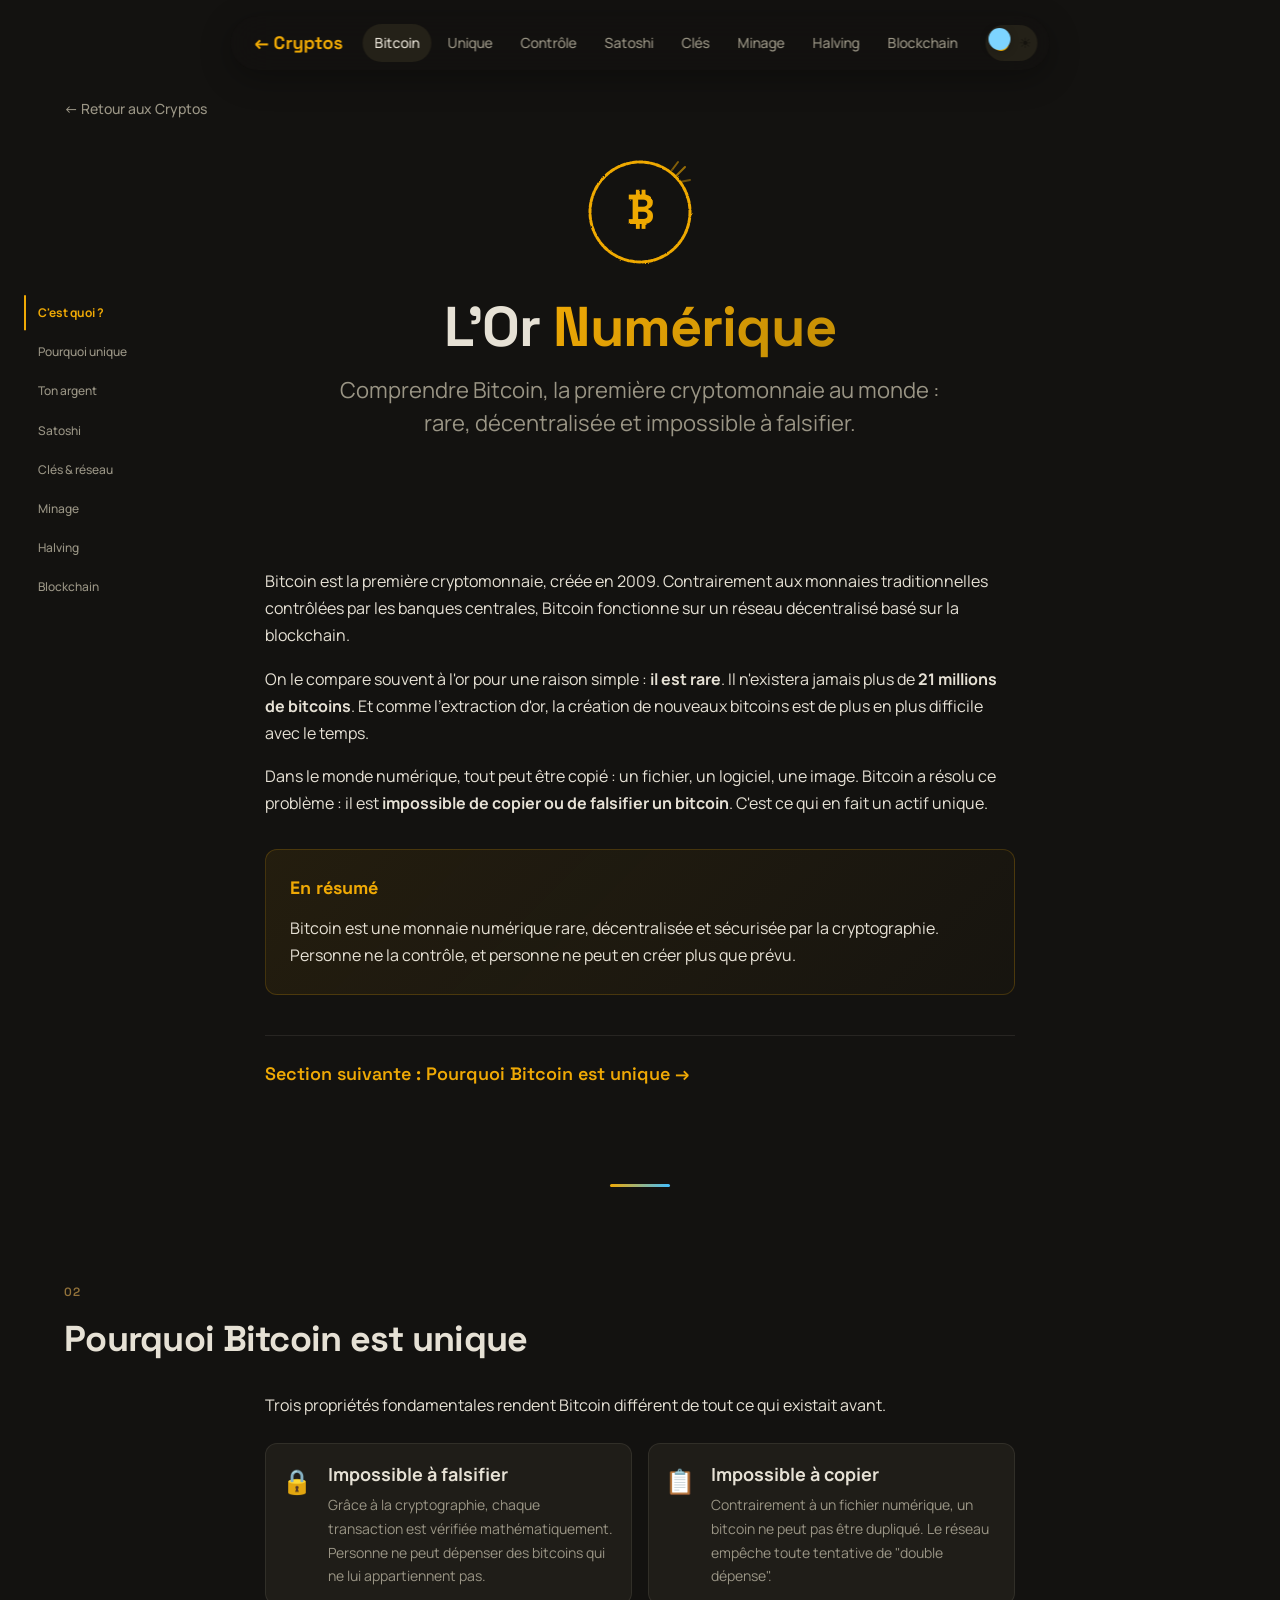
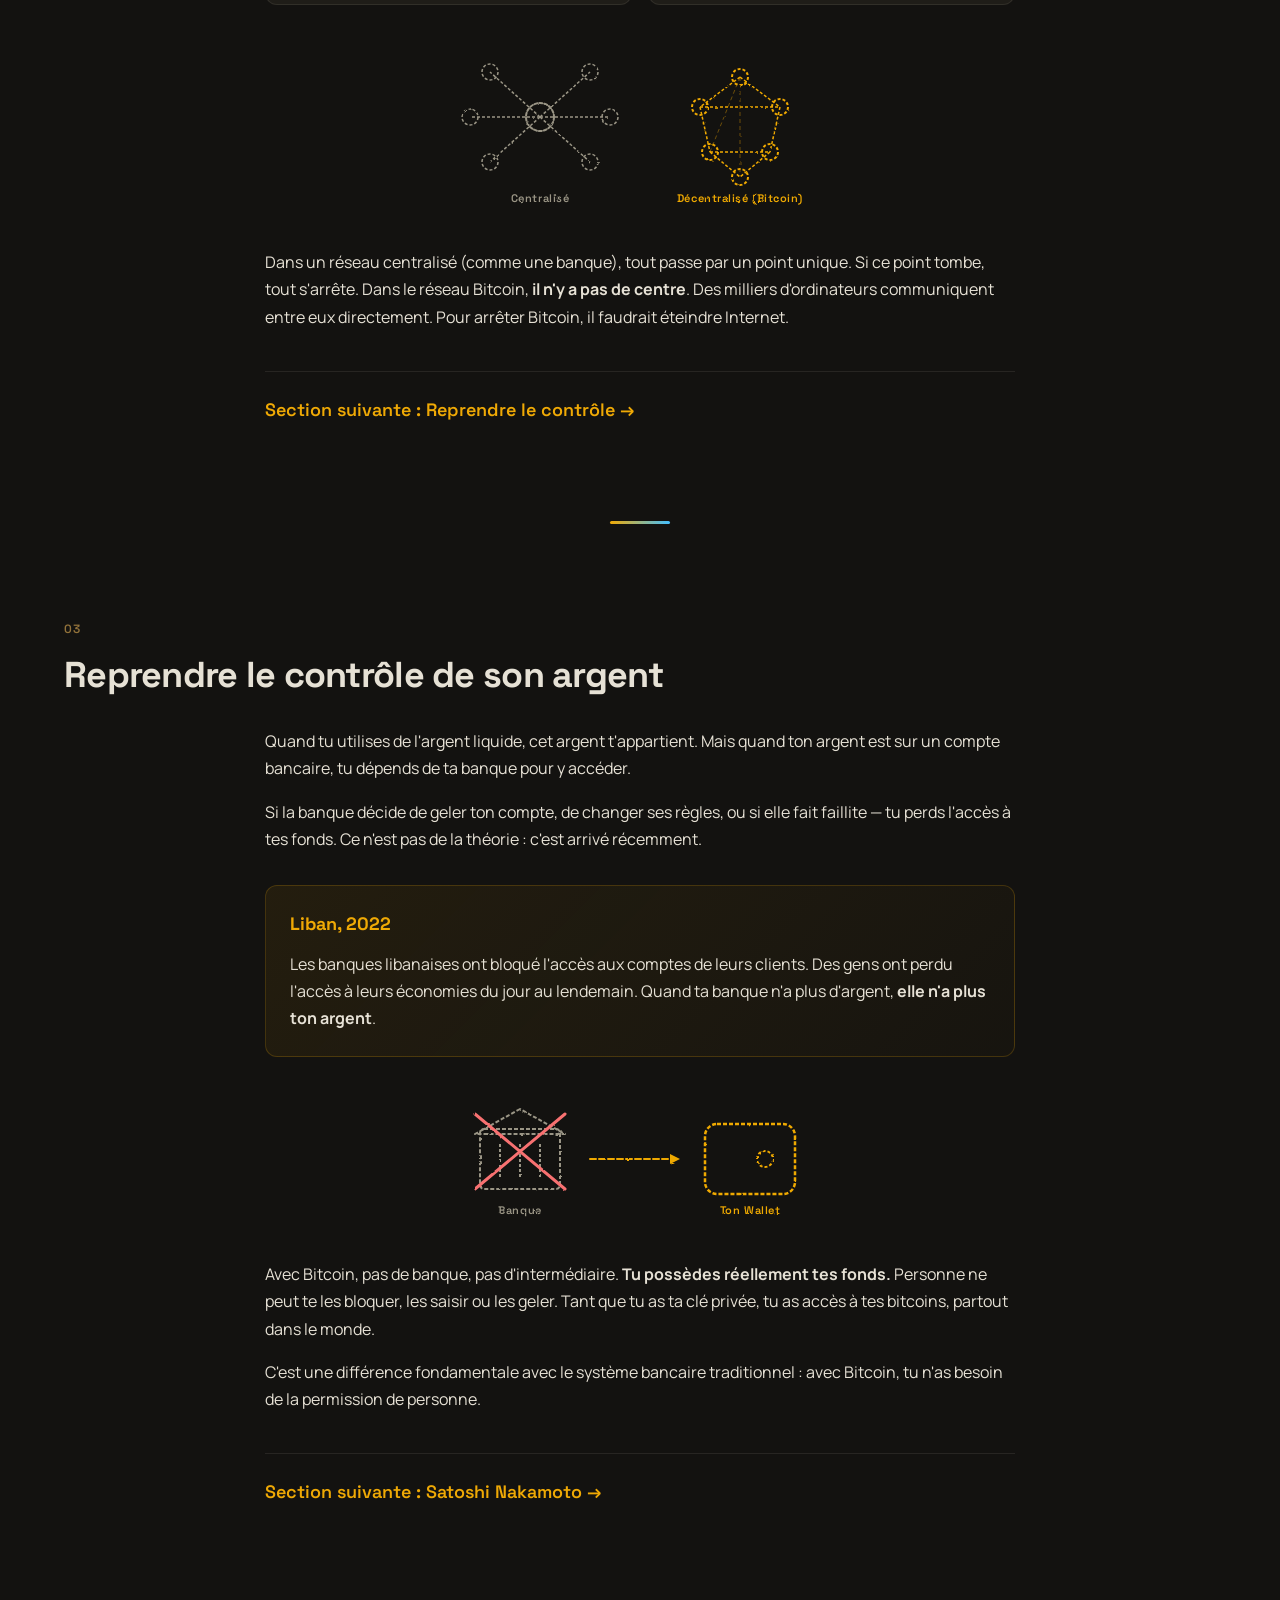
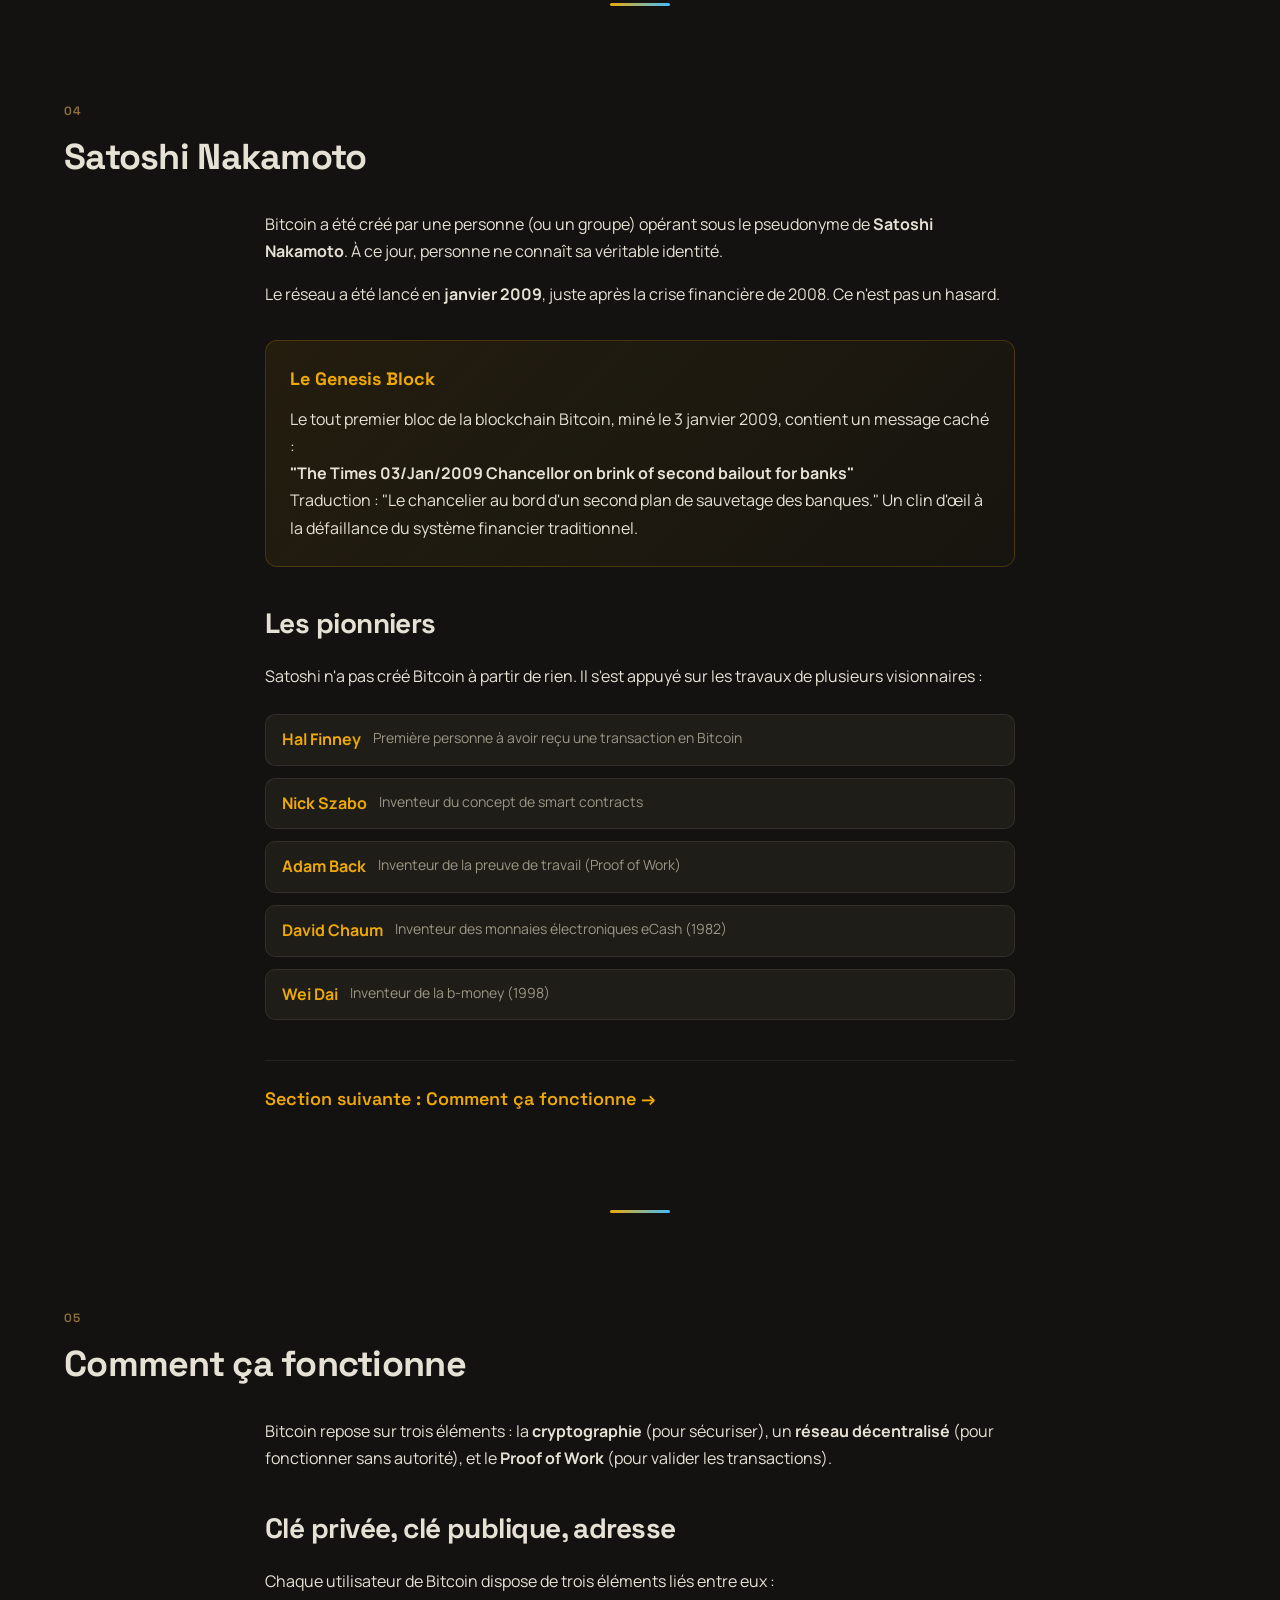
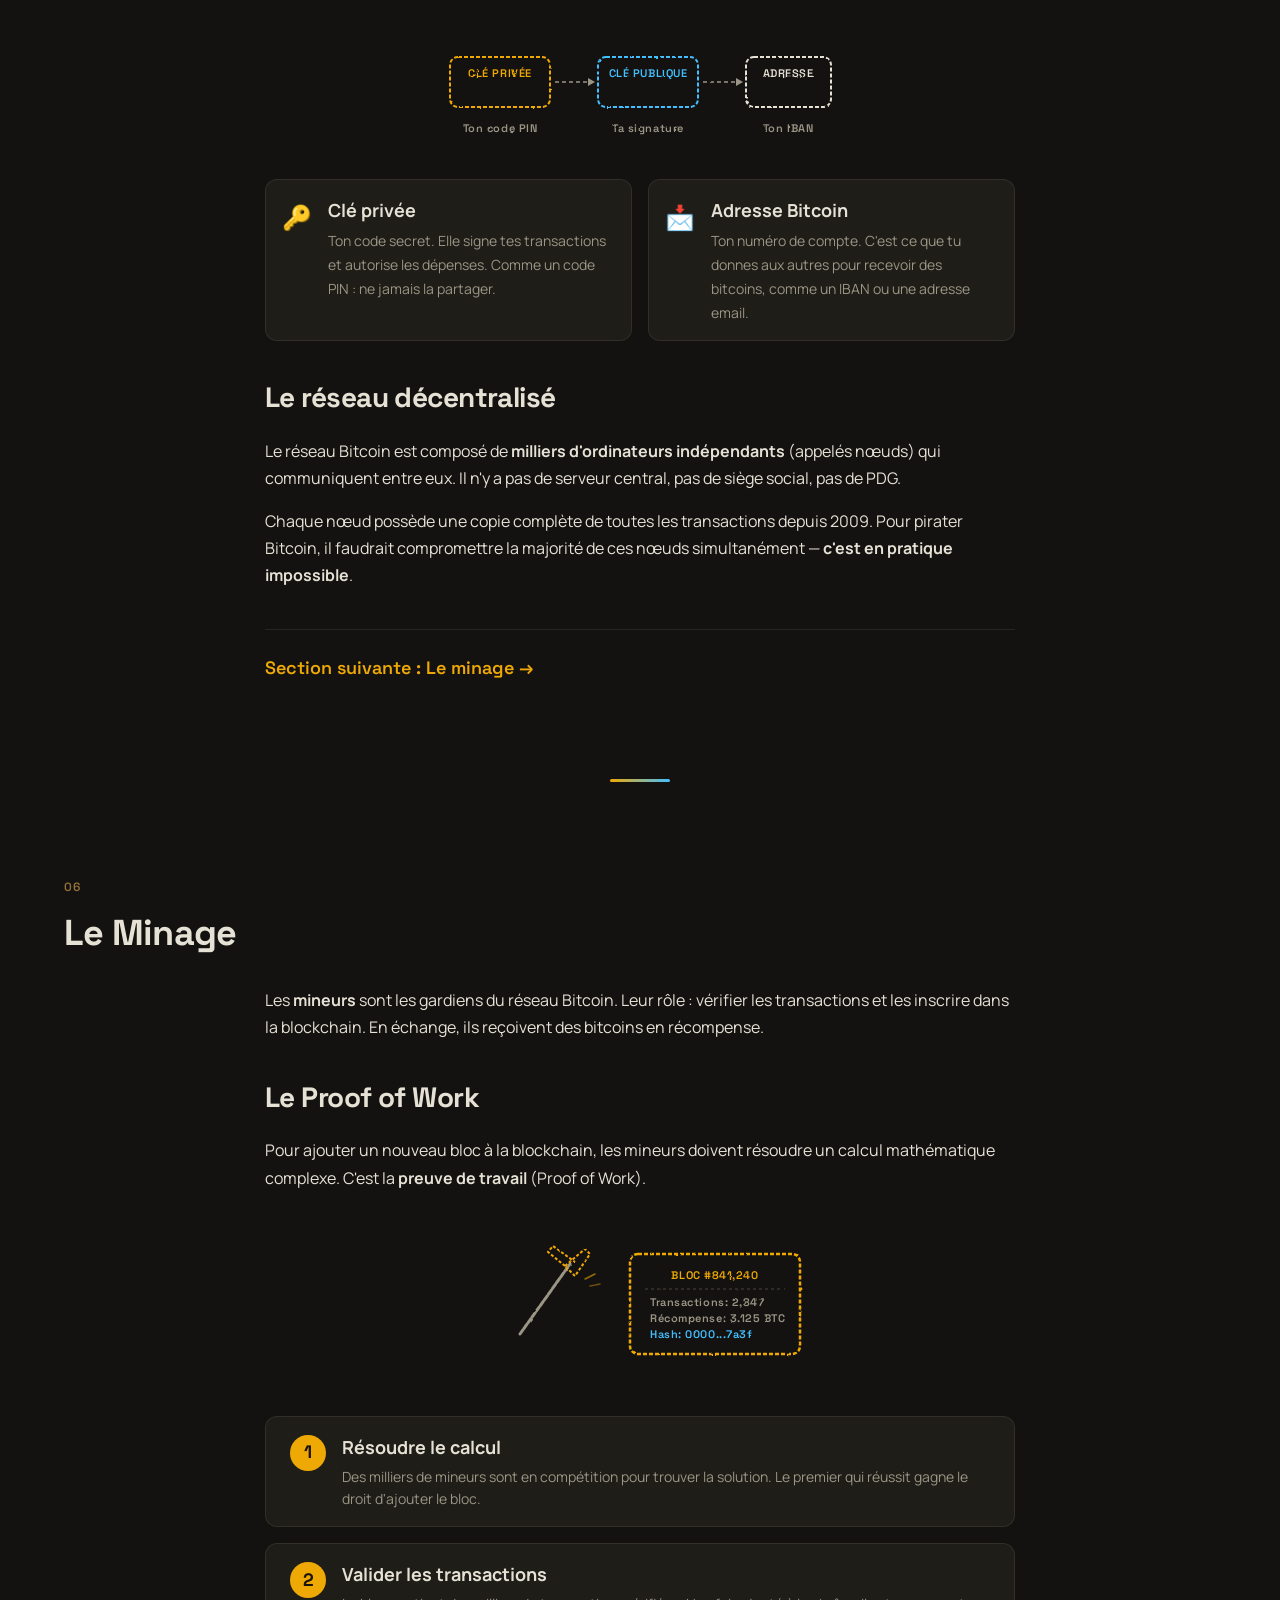
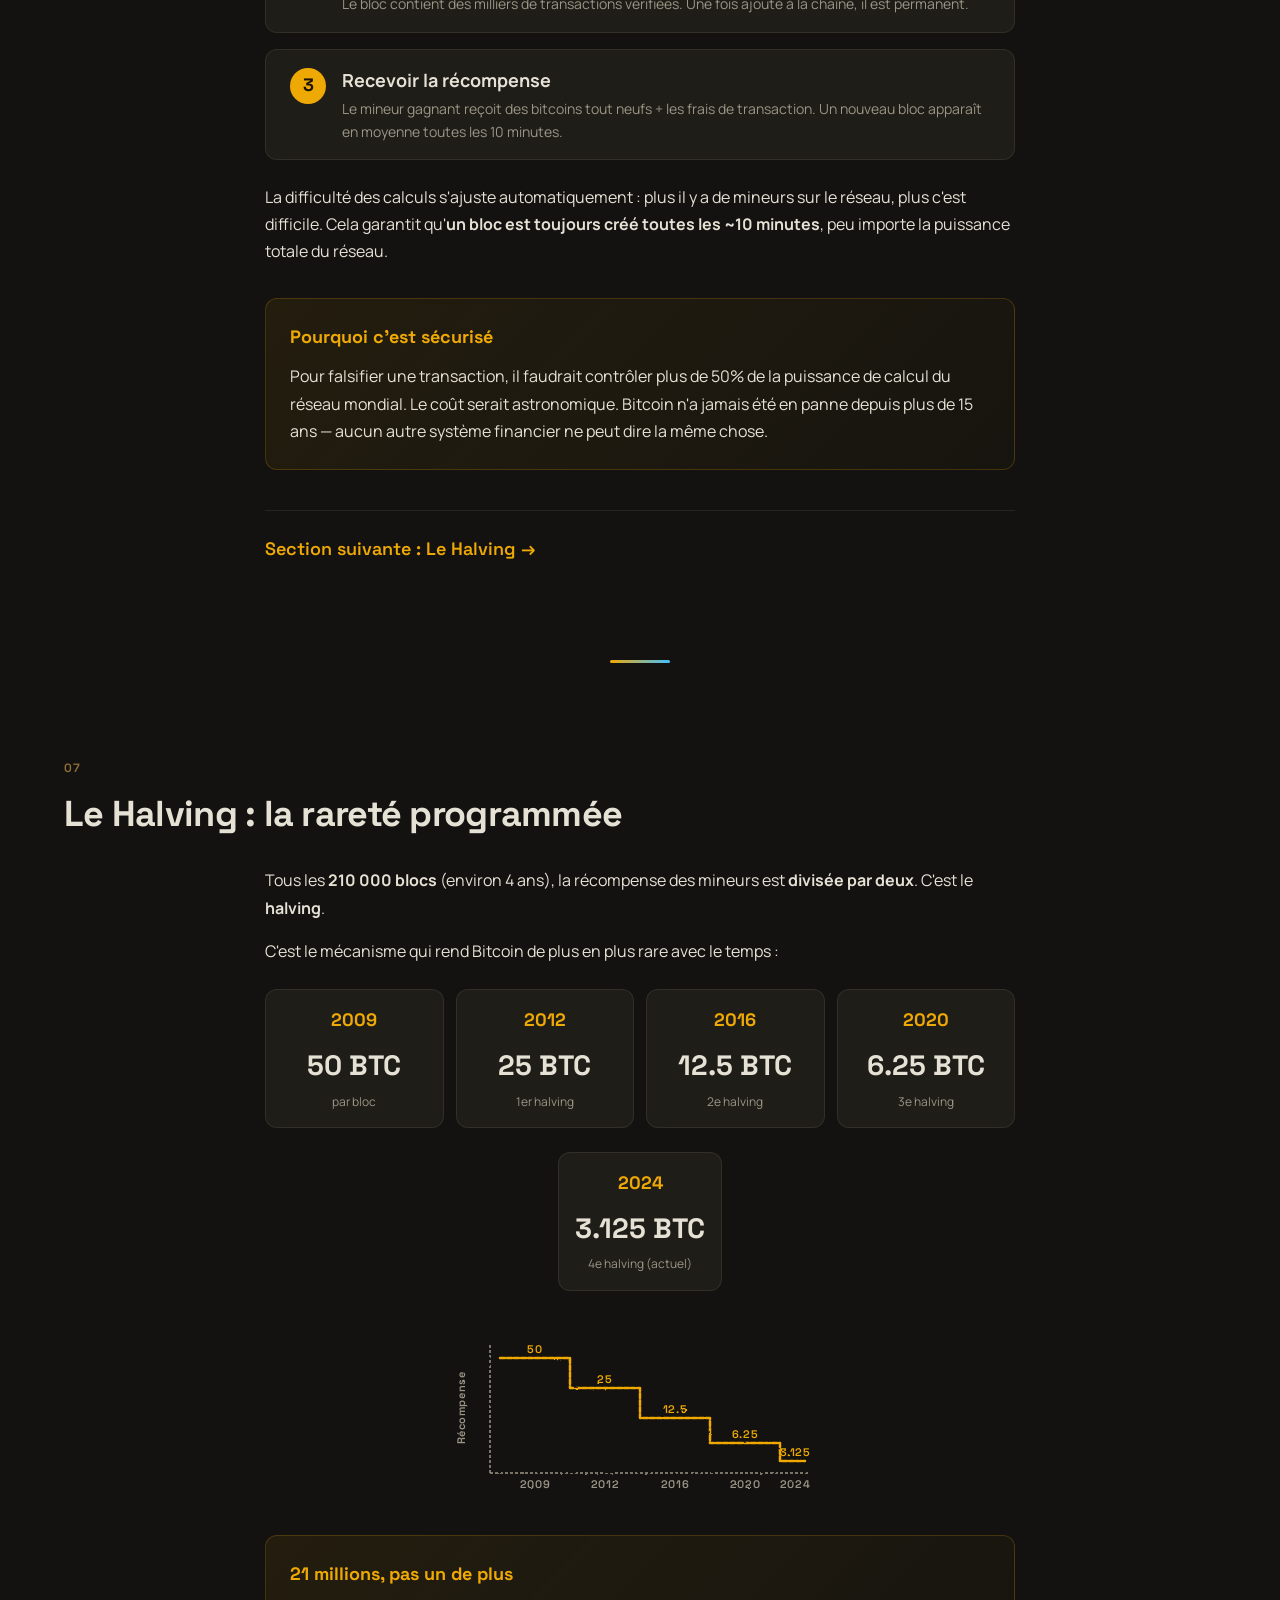
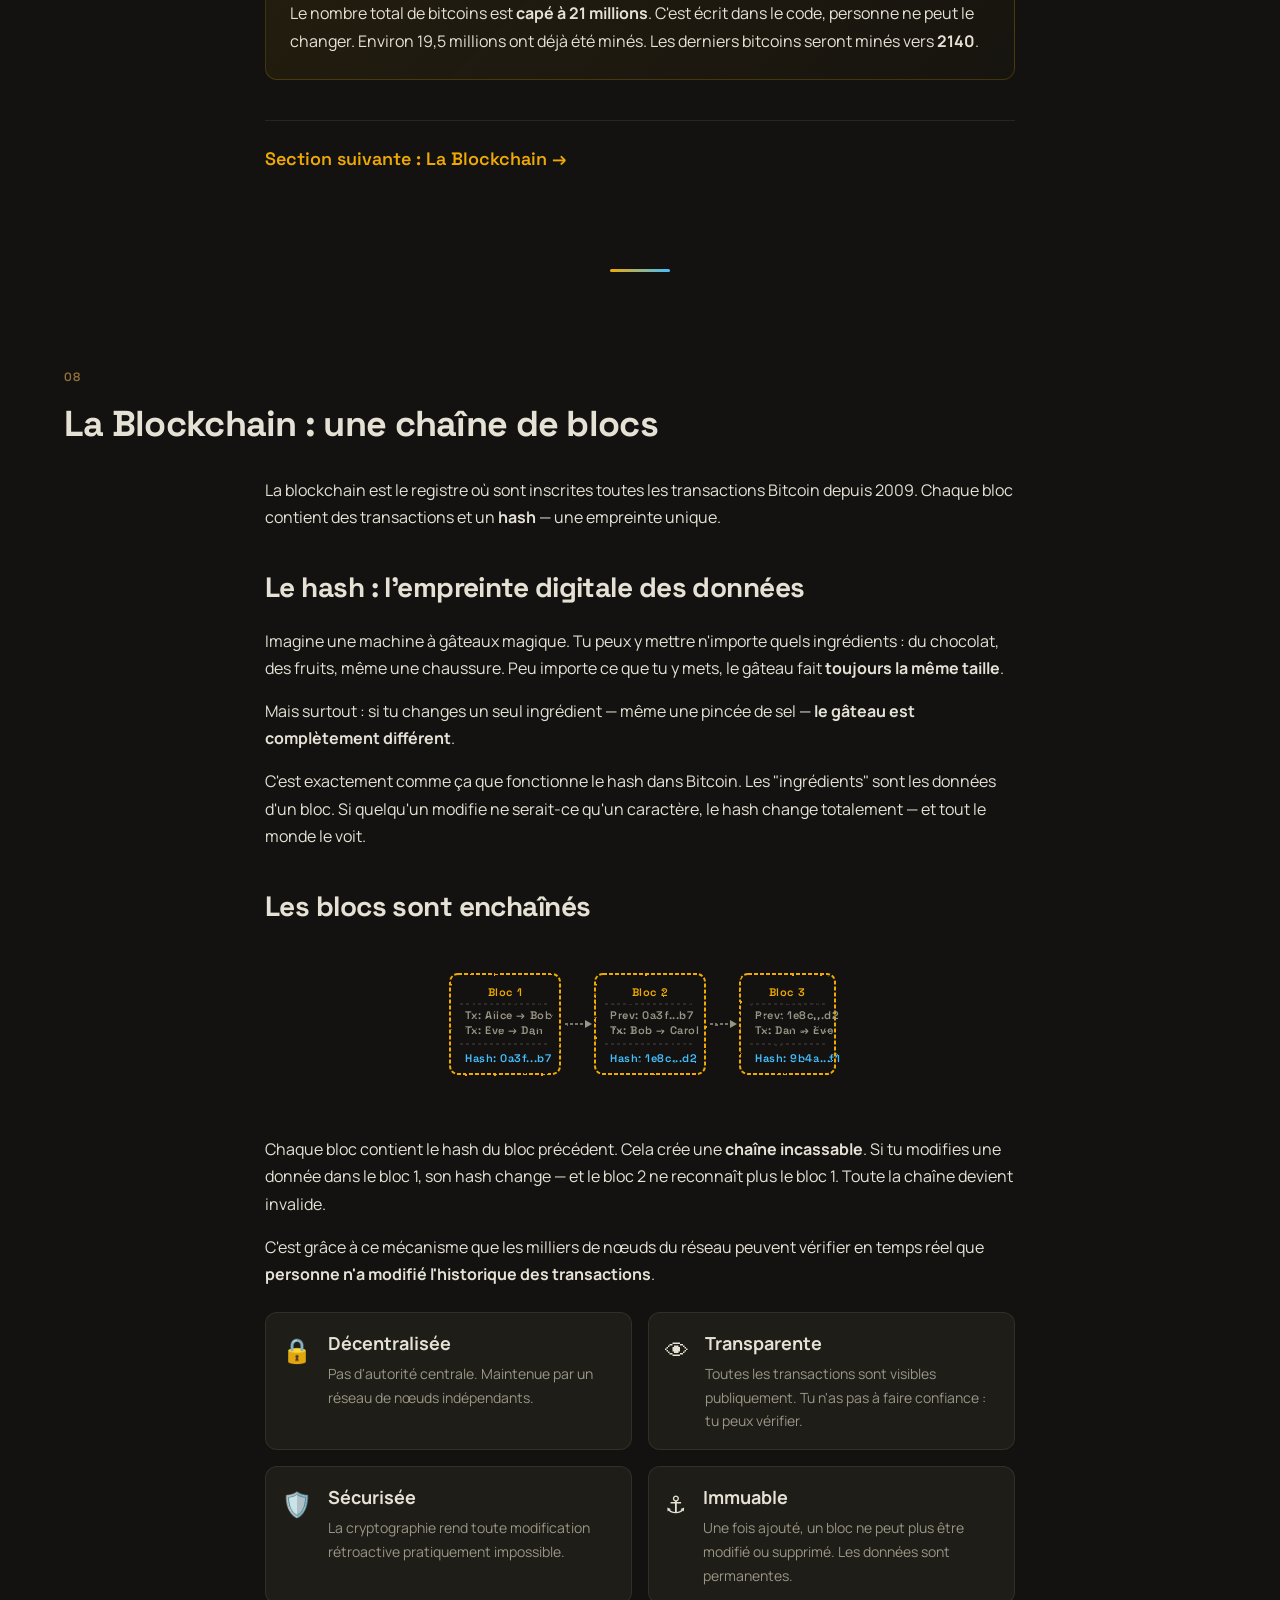
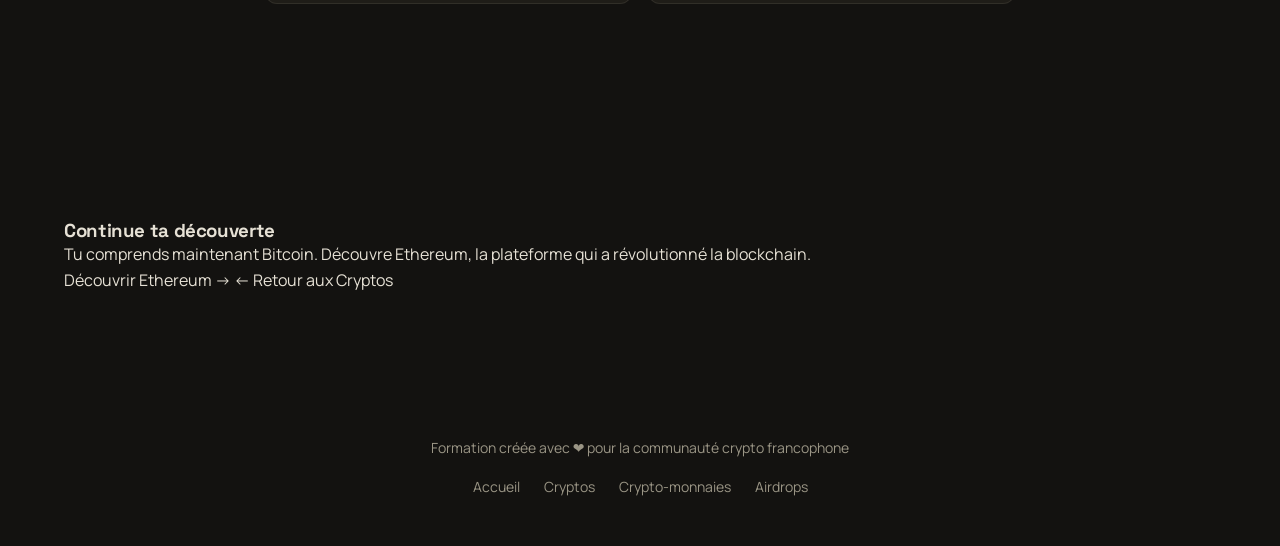
<file: bitcoin.html>
<!DOCTYPE html>
<html lang="fr" data-theme="dark">
<head>
  <meta charset="UTF-8">
  <meta name="viewport" content="width=device-width, initial-scale=1.0">
  <title>Bitcoin — Comprendre l'or num&eacute;rique | Airdrop Formation</title>
  <meta name="description" content="Bitcoin : guide complet. Histoire, fonctionnement, halving et rôle de BTC dans l'écosystème crypto.">
  <meta property="og:title" content="Bitcoin — Comprendre l'or numérique | Airdrop Formation">
  <meta property="og:description" content="Bitcoin : guide complet. Histoire, fonctionnement, halving et rôle de BTC dans l'écosystème crypto.">
  <meta property="og:type" content="website">
  <link rel="icon" type="image/svg+xml" href="data:image/svg+xml,%3Csvg xmlns='http://www.w3.org/2000/svg' viewBox='0 0 32 32'%3E%3Crect width='32' height='32' rx='6' fill='%23efa905'/%3E%3Ctext x='16' y='22' font-family='sans-serif' font-size='18' font-weight='bold' fill='%231a1400' text-anchor='middle'%3EAF%3C/text%3E%3C/svg%3E">
  <link rel="preconnect" href="https://fonts.googleapis.com">
  <link rel="preconnect" href="https://fonts.gstatic.com" crossorigin>
  <link href="https://fonts.googleapis.com/css2?family=Manrope:wght@300;400;500;600;700;800&family=Space+Grotesk:wght@400;500;600;700&display=swap" rel="stylesheet">
  <link rel="stylesheet" href="style.css">
  <link rel="stylesheet" href="guide.css">
  <link rel="stylesheet" href="module1-detail.css">
  <link rel="stylesheet" href="crypto-detail.css">
</head>
<body>

  <!-- Scroll Progress -->
  <div class="scroll-progress" id="scrollProgress"></div>

  <!-- Navigation -->
  <nav class="nav" id="nav">
    <a href="module1-detail.html#crypto" class="nav-logo">&larr; Cryptos</a>
    <ul class="nav-links">
      <li><a href="#intro" class="active">Bitcoin</a></li>
      <li><a href="#unique">Unique</a></li>
      <li><a href="#controle">Contr&ocirc;le</a></li>
      <li><a href="#satoshi">Satoshi</a></li>
      <li><a href="#fonctionnement">Cl&eacute;s</a></li>
      <li><a href="#minage">Minage</a></li>
      <li><a href="#halving">Halving</a></li>
      <li><a href="#blockchain">Blockchain</a></li>
    </ul>
    <button class="theme-toggle" id="themeToggle" type="button" aria-label="Changer de thème">
      <span class="theme-toggle-icon moon">&#127769;</span>
      <span class="theme-toggle-icon sun">&#9728;&#65039;</span>
    </button>
    <button class="nav-hamburger" id="navHamburger" aria-label="Menu">&#9776;</button>
  </nav>

  <main>

  <!-- Side Navigation -->
  <nav class="detail-sidenav" id="detailSidenav">
    <a href="#intro" class="active">C'est quoi ?</a>
    <a href="#unique">Pourquoi unique</a>
    <a href="#controle">Ton argent</a>
    <a href="#satoshi">Satoshi</a>
    <a href="#fonctionnement">Cl&eacute;s &amp; r&eacute;seau</a>
    <a href="#minage">Minage</a>
    <a href="#halving">Halving</a>
    <a href="#blockchain">Blockchain</a>
  </nav>

  <!-- SVG Filters (shared) -->
  <svg style="position:absolute;width:0;height:0">
    <defs>
      <filter id="pencil">
        <feTurbulence type="turbulence" baseFrequency="0.04" numOctaves="4" result="noise"/>
        <feDisplacementMap in="SourceGraphic" in2="noise" scale="1.2" xChannelSelector="R" yChannelSelector="G"/>
      </filter>
    </defs>
  </svg>

  <!-- ═══════════════ SECTION 1 — C'EST QUOI BITCOIN ? ═══════════════ -->
  <section class="guide-section section" id="intro">
    <div class="container">
      <a href="module1-detail.html#crypto" class="back-link reveal">&larr; Retour aux Cryptos</a>

      <div class="crypto-hero reveal">
        <!-- SVG: Lingot Bitcoin -->
        <div class="crypto-hero-symbol">
          <svg width="120" height="120" viewBox="0 0 120 120" fill="none" filter="url(#pencil)">
            <circle cx="60" cy="60" r="50" stroke="var(--primary)" stroke-width="3" stroke-linecap="round" stroke-dasharray="4,2" fill="none"/>
            <text x="60" y="72" text-anchor="middle" font-family="var(--font-display)" font-size="42" font-weight="800" fill="var(--primary)">&#8383;</text>
            <!-- Small sparkle lines -->
            <line x1="95" y1="25" x2="105" y2="15" stroke="var(--primary)" stroke-width="2" stroke-linecap="round" opacity="0.6"/>
            <line x1="100" y1="30" x2="110" y2="28" stroke="var(--primary)" stroke-width="2" stroke-linecap="round" opacity="0.4"/>
            <line x1="92" y1="18" x2="98" y2="10" stroke="var(--primary)" stroke-width="2" stroke-linecap="round" opacity="0.5"/>
          </svg>
        </div>
        <h1 class="crypto-hero-title">L'Or <span class="gradient-text">Num&eacute;rique</span></h1>
        <p class="crypto-hero-subtitle">Comprendre Bitcoin, la premi&egrave;re cryptomonnaie au monde : rare, d&eacute;centralis&eacute;e et impossible &agrave; falsifier.</p>
      </div>
    </div>
  </section>

  <!-- ═══════════════ SECTION 1 CONTENT ═══════════════ -->
  <section class="guide-section section" style="padding-top:0">
    <div class="container">
      <div class="guide-content reveal">
        <p>Bitcoin est la premi&egrave;re cryptomonnaie, cr&eacute;&eacute;e en 2009. Contrairement aux monnaies traditionnelles contr&ocirc;l&eacute;es par les banques centrales, Bitcoin fonctionne sur un r&eacute;seau d&eacute;centralis&eacute; bas&eacute; sur la blockchain.</p>
        <p>On le compare souvent &agrave; l'or pour une raison simple : <strong>il est rare</strong>. Il n'existera jamais plus de <strong>21 millions de bitcoins</strong>. Et comme l'extraction d'or, la cr&eacute;ation de nouveaux bitcoins est de plus en plus difficile avec le temps.</p>
        <p>Dans le monde num&eacute;rique, tout peut &ecirc;tre copi&eacute; : un fichier, un logiciel, une image. Bitcoin a r&eacute;solu ce probl&egrave;me : il est <strong>impossible de copier ou de falsifier un bitcoin</strong>. C'est ce qui en fait un actif unique.</p>

        <div class="highlight-box">
          <div class="highlight-box-title">En r&eacute;sum&eacute;</div>
          <p>Bitcoin est une monnaie num&eacute;rique rare, d&eacute;centralis&eacute;e et s&eacute;curis&eacute;e par la cryptographie. Personne ne la contr&ocirc;le, et personne ne peut en cr&eacute;er plus que pr&eacute;vu.</p>
        </div>

        <div class="next-section-link">
          <a href="#unique">Section suivante : Pourquoi Bitcoin est unique &rarr;</a>
        </div>
      </div>
    </div>
  </section>

  <div class="section-divider"></div>

  <!-- ═══════════════ SECTION 2 — POURQUOI BITCOIN EST UNIQUE ═══════════════ -->
  <section class="guide-section section" id="unique">
    <div class="container">
      <div class="section-label reveal">02</div>
      <h2 class="section-title reveal">Pourquoi Bitcoin est unique</h2>

      <div class="guide-content reveal">
        <p>Trois propri&eacute;t&eacute;s fondamentales rendent Bitcoin diff&eacute;rent de tout ce qui existait avant.</p>

        <div class="features-grid">
          <div class="feature-item">
            <span class="feature-icon">&#128274;</span>
            <div>
              <strong>Impossible &agrave; falsifier</strong>
              <p>Gr&acirc;ce &agrave; la cryptographie, chaque transaction est v&eacute;rifi&eacute;e math&eacute;matiquement. Personne ne peut d&eacute;penser des bitcoins qui ne lui appartiennent pas.</p>
            </div>
          </div>
          <div class="feature-item">
            <span class="feature-icon">&#128203;</span>
            <div>
              <strong>Impossible &agrave; copier</strong>
              <p>Contrairement &agrave; un fichier num&eacute;rique, un bitcoin ne peut pas &ecirc;tre dupliqu&eacute;. Le r&eacute;seau emp&ecirc;che toute tentative de "double d&eacute;pense".</p>
            </div>
          </div>
        </div>

        <!-- SVG: Centralis&eacute; vs D&eacute;centralis&eacute; -->
        <div class="sketch-illustration">
          <svg width="400" height="180" viewBox="0 0 400 180" fill="none" filter="url(#pencil)">
            <!-- Centralis&eacute; -->
            <circle cx="100" cy="80" r="14" stroke="var(--on-surface-variant)" stroke-width="2" stroke-linecap="round" stroke-dasharray="3,2" fill="none"/>
            <circle cx="50" cy="35" r="8" stroke="var(--on-surface-variant)" stroke-width="1.5" stroke-dasharray="3,2" fill="none"/>
            <circle cx="150" cy="35" r="8" stroke="var(--on-surface-variant)" stroke-width="1.5" stroke-dasharray="3,2" fill="none"/>
            <circle cx="50" cy="125" r="8" stroke="var(--on-surface-variant)" stroke-width="1.5" stroke-dasharray="3,2" fill="none"/>
            <circle cx="150" cy="125" r="8" stroke="var(--on-surface-variant)" stroke-width="1.5" stroke-dasharray="3,2" fill="none"/>
            <circle cx="30" cy="80" r="8" stroke="var(--on-surface-variant)" stroke-width="1.5" stroke-dasharray="3,2" fill="none"/>
            <circle cx="170" cy="80" r="8" stroke="var(--on-surface-variant)" stroke-width="1.5" stroke-dasharray="3,2" fill="none"/>
            <line x1="100" y1="80" x2="50" y2="35" stroke="var(--on-surface-variant)" stroke-width="1.5" stroke-dasharray="3,2"/>
            <line x1="100" y1="80" x2="150" y2="35" stroke="var(--on-surface-variant)" stroke-width="1.5" stroke-dasharray="3,2"/>
            <line x1="100" y1="80" x2="50" y2="125" stroke="var(--on-surface-variant)" stroke-width="1.5" stroke-dasharray="3,2"/>
            <line x1="100" y1="80" x2="150" y2="125" stroke="var(--on-surface-variant)" stroke-width="1.5" stroke-dasharray="3,2"/>
            <line x1="100" y1="80" x2="30" y2="80" stroke="var(--on-surface-variant)" stroke-width="1.5" stroke-dasharray="3,2"/>
            <line x1="100" y1="80" x2="170" y2="80" stroke="var(--on-surface-variant)" stroke-width="1.5" stroke-dasharray="3,2"/>
            <text x="100" y="165" text-anchor="middle" class="sketch-label" fill="var(--on-surface-variant)">Centralis&eacute;</text>

            <!-- D&eacute;centralis&eacute; -->
            <circle cx="300" cy="40" r="8" stroke="var(--primary)" stroke-width="2" stroke-dasharray="3,2" fill="none"/>
            <circle cx="260" cy="70" r="8" stroke="var(--primary)" stroke-width="2" stroke-dasharray="3,2" fill="none"/>
            <circle cx="340" cy="70" r="8" stroke="var(--primary)" stroke-width="2" stroke-dasharray="3,2" fill="none"/>
            <circle cx="270" cy="115" r="8" stroke="var(--primary)" stroke-width="2" stroke-dasharray="3,2" fill="none"/>
            <circle cx="330" cy="115" r="8" stroke="var(--primary)" stroke-width="2" stroke-dasharray="3,2" fill="none"/>
            <circle cx="300" cy="140" r="8" stroke="var(--primary)" stroke-width="2" stroke-dasharray="3,2" fill="none"/>
            <line x1="300" y1="40" x2="260" y2="70" stroke="var(--primary)" stroke-width="1.5" stroke-dasharray="3,2"/>
            <line x1="300" y1="40" x2="340" y2="70" stroke="var(--primary)" stroke-width="1.5" stroke-dasharray="3,2"/>
            <line x1="260" y1="70" x2="340" y2="70" stroke="var(--primary)" stroke-width="1.5" stroke-dasharray="3,2"/>
            <line x1="260" y1="70" x2="270" y2="115" stroke="var(--primary)" stroke-width="1.5" stroke-dasharray="3,2"/>
            <line x1="340" y1="70" x2="330" y2="115" stroke="var(--primary)" stroke-width="1.5" stroke-dasharray="3,2"/>
            <line x1="270" y1="115" x2="330" y2="115" stroke="var(--primary)" stroke-width="1.5" stroke-dasharray="3,2"/>
            <line x1="270" y1="115" x2="300" y2="140" stroke="var(--primary)" stroke-width="1.5" stroke-dasharray="3,2"/>
            <line x1="330" y1="115" x2="300" y2="140" stroke="var(--primary)" stroke-width="1.5" stroke-dasharray="3,2"/>
            <line x1="300" y1="40" x2="270" y2="115" stroke="var(--primary)" stroke-width="1" stroke-dasharray="4,3" opacity="0.4"/>
            <line x1="300" y1="40" x2="300" y2="140" stroke="var(--primary)" stroke-width="1" stroke-dasharray="4,3" opacity="0.4"/>
            <text x="300" y="165" text-anchor="middle" class="sketch-label" fill="var(--primary)">D&eacute;centralis&eacute; (Bitcoin)</text>
          </svg>
        </div>

        <p>Dans un r&eacute;seau centralis&eacute; (comme une banque), tout passe par un point unique. Si ce point tombe, tout s'arr&ecirc;te. Dans le r&eacute;seau Bitcoin, <strong>il n'y a pas de centre</strong>. Des milliers d'ordinateurs communiquent entre eux directement. Pour arr&ecirc;ter Bitcoin, il faudrait &eacute;teindre Internet.</p>

        <div class="next-section-link">
          <a href="#controle">Section suivante : Reprendre le contr&ocirc;le &rarr;</a>
        </div>
      </div>
    </div>
  </section>

  <div class="section-divider"></div>

  <!-- ═══════════════ SECTION 3 — REPRENDRE LE CONTR&Ocirc;LE ═══════════════ -->
  <section class="guide-section section" id="controle">
    <div class="container">
      <div class="section-label reveal">03</div>
      <h2 class="section-title reveal">Reprendre le contr&ocirc;le de son argent</h2>

      <div class="guide-content reveal">
        <p>Quand tu utilises de l'argent liquide, cet argent t'appartient. Mais quand ton argent est sur un compte bancaire, tu d&eacute;pends de ta banque pour y acc&eacute;der.</p>
        <p>Si la banque d&eacute;cide de geler ton compte, de changer ses r&egrave;gles, ou si elle fait faillite &mdash; tu perds l'acc&egrave;s &agrave; tes fonds. Ce n'est pas de la th&eacute;orie : c'est arriv&eacute; r&eacute;cemment.</p>

        <div class="highlight-box">
          <div class="highlight-box-title">Liban, 2022</div>
          <p>Les banques libanaises ont bloqu&eacute; l'acc&egrave;s aux comptes de leurs clients. Des gens ont perdu l'acc&egrave;s &agrave; leurs &eacute;conomies du jour au lendemain. Quand ta banque n'a plus d'argent, <strong>elle n'a plus ton argent</strong>.</p>
        </div>

        <!-- SVG: Banque &rarr; Wallet -->
        <div class="sketch-illustration">
          <svg width="380" height="140" viewBox="0 0 380 140" fill="none" filter="url(#pencil)">
            <!-- Banque (barr&eacute;e) -->
            <rect x="30" y="40" width="80" height="60" rx="4" stroke="var(--on-surface-variant)" stroke-width="2" stroke-dasharray="4,2" fill="none"/>
            <polygon points="70,20 25,45 115,45" stroke="var(--on-surface-variant)" stroke-width="2" stroke-dasharray="4,2" fill="none" stroke-linejoin="round"/>
            <line x1="50" y1="55" x2="50" y2="90" stroke="var(--on-surface-variant)" stroke-width="2" stroke-dasharray="3,2"/>
            <line x1="70" y1="55" x2="70" y2="90" stroke="var(--on-surface-variant)" stroke-width="2" stroke-dasharray="3,2"/>
            <line x1="90" y1="55" x2="90" y2="90" stroke="var(--on-surface-variant)" stroke-width="2" stroke-dasharray="3,2"/>
            <!-- X barr&eacute; -->
            <line x1="25" y1="25" x2="115" y2="100" stroke="#f87171" stroke-width="3" stroke-linecap="round"/>
            <line x1="115" y1="25" x2="25" y2="100" stroke="#f87171" stroke-width="3" stroke-linecap="round"/>
            <text x="70" y="125" text-anchor="middle" class="sketch-label" fill="var(--on-surface-variant)">Banque</text>

            <!-- Fl&egrave;che -->
            <line x1="140" y1="70" x2="220" y2="70" stroke="var(--primary)" stroke-width="2" stroke-dasharray="6,3" stroke-linecap="round"/>
            <polygon points="220,65 230,70 220,75" fill="var(--primary)"/>

            <!-- Wallet -->
            <rect x="255" y="35" width="90" height="70" rx="12" stroke="var(--primary)" stroke-width="2.5" stroke-dasharray="4,2" fill="none"/>
            <circle cx="315" cy="70" r="8" stroke="var(--primary)" stroke-width="2" stroke-dasharray="3,2" fill="none"/>
            <text x="300" y="125" text-anchor="middle" class="sketch-label" fill="var(--primary)">Ton Wallet</text>
          </svg>
        </div>

        <p>Avec Bitcoin, pas de banque, pas d'interm&eacute;diaire. <strong>Tu poss&egrave;des r&eacute;ellement tes fonds.</strong> Personne ne peut te les bloquer, les saisir ou les geler. Tant que tu as ta cl&eacute; priv&eacute;e, tu as acc&egrave;s &agrave; tes bitcoins, partout dans le monde.</p>
        <p>C'est une diff&eacute;rence fondamentale avec le syst&egrave;me bancaire traditionnel : avec Bitcoin, tu n'as besoin de la permission de personne.</p>

        <div class="next-section-link">
          <a href="#satoshi">Section suivante : Satoshi Nakamoto &rarr;</a>
        </div>
      </div>
    </div>
  </section>

  <div class="section-divider"></div>

  <!-- ═══════════════ SECTION 4 — SATOSHI NAKAMOTO ═══════════════ -->
  <section class="guide-section section" id="satoshi">
    <div class="container">
      <div class="section-label reveal">04</div>
      <h2 class="section-title reveal">Satoshi Nakamoto</h2>

      <div class="guide-content reveal">
        <p>Bitcoin a &eacute;t&eacute; cr&eacute;&eacute; par une personne (ou un groupe) op&eacute;rant sous le pseudonyme de <strong>Satoshi Nakamoto</strong>. &Agrave; ce jour, personne ne conna&icirc;t sa v&eacute;ritable identit&eacute;.</p>
        <p>Le r&eacute;seau a &eacute;t&eacute; lanc&eacute; en <strong>janvier 2009</strong>, juste apr&egrave;s la crise financi&egrave;re de 2008. Ce n'est pas un hasard.</p>

        <div class="highlight-box">
          <div class="highlight-box-title">Le Genesis Block</div>
          <p>Le tout premier bloc de la blockchain Bitcoin, min&eacute; le 3 janvier 2009, contient un message cach&eacute; :<br><strong>"The Times 03/Jan/2009 Chancellor on brink of second bailout for banks"</strong><br>Traduction : "Le chancelier au bord d'un second plan de sauvetage des banques." Un clin d'&oelig;il &agrave; la d&eacute;faillance du syst&egrave;me financier traditionnel.</p>
        </div>

        <h3 class="guide-subtitle">Les pionniers</h3>
        <p>Satoshi n'a pas cr&eacute;&eacute; Bitcoin &agrave; partir de rien. Il s'est appuy&eacute; sur les travaux de plusieurs visionnaires :</p>

        <div class="pioneer-list">
          <div class="pioneer-item">
            <strong>Hal Finney</strong>
            <span>Premi&egrave;re personne &agrave; avoir re&ccedil;u une transaction en Bitcoin</span>
          </div>
          <div class="pioneer-item">
            <strong>Nick Szabo</strong>
            <span>Inventeur du concept de smart contracts</span>
          </div>
          <div class="pioneer-item">
            <strong>Adam Back</strong>
            <span>Inventeur de la preuve de travail (Proof of Work)</span>
          </div>
          <div class="pioneer-item">
            <strong>David Chaum</strong>
            <span>Inventeur des monnaies &eacute;lectroniques eCash (1982)</span>
          </div>
          <div class="pioneer-item">
            <strong>Wei Dai</strong>
            <span>Inventeur de la b-money (1998)</span>
          </div>
        </div>

        <div class="next-section-link">
          <a href="#fonctionnement">Section suivante : Comment &ccedil;a fonctionne &rarr;</a>
        </div>
      </div>
    </div>
  </section>

  <div class="section-divider"></div>

  <!-- ═══════════════ SECTION 5 — COMMENT &Ccedil;A FONCTIONNE ═══════════════ -->
  <section class="guide-section section" id="fonctionnement">
    <div class="container">
      <div class="section-label reveal">05</div>
      <h2 class="section-title reveal">Comment &ccedil;a fonctionne</h2>

      <div class="guide-content reveal">
        <p>Bitcoin repose sur trois &eacute;l&eacute;ments : la <strong>cryptographie</strong> (pour s&eacute;curiser), un <strong>r&eacute;seau d&eacute;centralis&eacute;</strong> (pour fonctionner sans autorit&eacute;), et le <strong>Proof of Work</strong> (pour valider les transactions).</p>

        <h3 class="guide-subtitle">Cl&eacute; priv&eacute;e, cl&eacute; publique, adresse</h3>
        <p>Chaque utilisateur de Bitcoin dispose de trois &eacute;l&eacute;ments li&eacute;s entre eux :</p>

        <!-- SVG: Flux cl&eacute;s -->
        <div class="sketch-illustration">
          <svg width="400" height="120" viewBox="0 0 400 120" fill="none" filter="url(#pencil)">
            <!-- Cl&eacute; priv&eacute;e -->
            <rect x="10" y="30" width="100" height="50" rx="8" stroke="var(--primary)" stroke-width="2" stroke-dasharray="4,2" fill="none"/>
            <text x="60" y="50" text-anchor="middle" class="sketch-label" fill="var(--primary)" font-size="9">CL&Eacute; PRIV&Eacute;E</text>
            <text x="60" y="68" text-anchor="middle" font-size="20">&#128273;</text>

            <!-- Fl&egrave;che 1 -->
            <line x1="115" y1="55" x2="148" y2="55" stroke="var(--on-surface-variant)" stroke-width="1.5" stroke-dasharray="4,3"/>
            <polygon points="148,51 155,55 148,59" fill="var(--on-surface-variant)"/>

            <!-- Cl&eacute; publique -->
            <rect x="158" y="30" width="100" height="50" rx="8" stroke="var(--tertiary)" stroke-width="2" stroke-dasharray="4,2" fill="none"/>
            <text x="208" y="50" text-anchor="middle" class="sketch-label" fill="var(--tertiary)" font-size="9">CL&Eacute; PUBLIQUE</text>
            <text x="208" y="68" text-anchor="middle" font-size="20">&#128275;</text>

            <!-- Fl&egrave;che 2 -->
            <line x1="263" y1="55" x2="296" y2="55" stroke="var(--on-surface-variant)" stroke-width="1.5" stroke-dasharray="4,3"/>
            <polygon points="296,51 303,55 296,59" fill="var(--on-surface-variant)"/>

            <!-- Adresse -->
            <rect x="306" y="30" width="85" height="50" rx="8" stroke="var(--on-surface)" stroke-width="2" stroke-dasharray="4,2" fill="none"/>
            <text x="348" y="50" text-anchor="middle" class="sketch-label" fill="var(--on-surface)" font-size="9">ADRESSE</text>
            <text x="348" y="68" text-anchor="middle" font-size="20">&#128233;</text>

            <!-- Labels en dessous -->
            <text x="60" y="105" text-anchor="middle" class="sketch-label" fill="var(--on-surface-variant)" font-size="9">Ton code PIN</text>
            <text x="208" y="105" text-anchor="middle" class="sketch-label" fill="var(--on-surface-variant)" font-size="9">Ta signature</text>
            <text x="348" y="105" text-anchor="middle" class="sketch-label" fill="var(--on-surface-variant)" font-size="9">Ton IBAN</text>
          </svg>
        </div>

        <div class="features-grid">
          <div class="feature-item">
            <span class="feature-icon">&#128273;</span>
            <div>
              <strong>Cl&eacute; priv&eacute;e</strong>
              <p>Ton code secret. Elle signe tes transactions et autorise les d&eacute;penses. Comme un code PIN : ne jamais la partager.</p>
            </div>
          </div>
          <div class="feature-item">
            <span class="feature-icon">&#128233;</span>
            <div>
              <strong>Adresse Bitcoin</strong>
              <p>Ton num&eacute;ro de compte. C'est ce que tu donnes aux autres pour recevoir des bitcoins, comme un IBAN ou une adresse email.</p>
            </div>
          </div>
        </div>

        <h3 class="guide-subtitle">Le r&eacute;seau d&eacute;centralis&eacute;</h3>
        <p>Le r&eacute;seau Bitcoin est compos&eacute; de <strong>milliers d'ordinateurs ind&eacute;pendants</strong> (appel&eacute;s n&oelig;uds) qui communiquent entre eux. Il n'y a pas de serveur central, pas de si&egrave;ge social, pas de PDG.</p>
        <p>Chaque n&oelig;ud poss&egrave;de une copie compl&egrave;te de toutes les transactions depuis 2009. Pour pirater Bitcoin, il faudrait compromettre la majorit&eacute; de ces n&oelig;uds simultan&eacute;ment &mdash; <strong>c'est en pratique impossible</strong>.</p>

        <div class="next-section-link">
          <a href="#minage">Section suivante : Le minage &rarr;</a>
        </div>
      </div>
    </div>
  </section>

  <div class="section-divider"></div>

  <!-- ═══════════════ SECTION 6 — LE MINAGE ═══════════════ -->
  <section class="guide-section section" id="minage">
    <div class="container">
      <div class="section-label reveal">06</div>
      <h2 class="section-title reveal">Le Minage</h2>

      <div class="guide-content reveal">
        <p>Les <strong>mineurs</strong> sont les gardiens du r&eacute;seau Bitcoin. Leur r&ocirc;le : v&eacute;rifier les transactions et les inscrire dans la blockchain. En &eacute;change, ils re&ccedil;oivent des bitcoins en r&eacute;compense.</p>

        <h3 class="guide-subtitle">Le Proof of Work</h3>
        <p>Pour ajouter un nouveau bloc &agrave; la blockchain, les mineurs doivent r&eacute;soudre un calcul math&eacute;matique complexe. C'est la <strong>preuve de travail</strong> (Proof of Work).</p>

        <!-- SVG: Pioche + Bloc -->
        <div class="sketch-illustration">
          <svg width="360" height="160" viewBox="0 0 360 160" fill="none" filter="url(#pencil)">
            <!-- Pioche -->
            <line x1="60" y1="110" x2="110" y2="40" stroke="var(--on-surface-variant)" stroke-width="3" stroke-linecap="round" stroke-dasharray="5,2"/>
            <path d="M105,42 L125,25 L130,30 L115,52 Z" stroke="var(--primary)" stroke-width="2" stroke-linejoin="round" stroke-dasharray="3,2" fill="none"/>
            <path d="M105,42 L88,28 L93,22 L115,38" stroke="var(--primary)" stroke-width="2" stroke-linejoin="round" stroke-dasharray="3,2" fill="none"/>
            <!-- Effet impact -->
            <line x1="125" y1="55" x2="135" y2="50" stroke="var(--primary)" stroke-width="1.5" stroke-linecap="round" opacity="0.6"/>
            <line x1="130" y1="62" x2="140" y2="60" stroke="var(--primary)" stroke-width="1.5" stroke-linecap="round" opacity="0.4"/>

            <!-- Bloc -->
            <rect x="170" y="30" width="170" height="100" rx="8" stroke="var(--primary)" stroke-width="2.5" stroke-dasharray="4,2" fill="none"/>
            <text x="255" y="55" text-anchor="middle" class="sketch-label" fill="var(--primary)" font-size="11">BLOC #841,240</text>
            <line x1="185" y1="65" x2="325" y2="65" stroke="var(--on-surface-variant)" stroke-width="1" stroke-dasharray="3,3" opacity="0.4"/>
            <text x="190" y="82" class="sketch-label" fill="var(--on-surface-variant)" font-size="9">Transactions: 2,847</text>
            <text x="190" y="98" class="sketch-label" fill="var(--on-surface-variant)" font-size="9">R&eacute;compense: 3.125 BTC</text>
            <text x="190" y="114" class="sketch-label" fill="var(--tertiary)" font-size="8">Hash: 0000...7a3f</text>
          </svg>
        </div>

        <div class="strategy-box">
          <div class="strategy-item">
            <div class="strategy-num">1</div>
            <div>
              <strong>R&eacute;soudre le calcul</strong>
              <p>Des milliers de mineurs sont en comp&eacute;tition pour trouver la solution. Le premier qui r&eacute;ussit gagne le droit d'ajouter le bloc.</p>
            </div>
          </div>
          <div class="strategy-item">
            <div class="strategy-num">2</div>
            <div>
              <strong>Valider les transactions</strong>
              <p>Le bloc contient des milliers de transactions v&eacute;rifi&eacute;es. Une fois ajout&eacute; &agrave; la cha&icirc;ne, il est permanent.</p>
            </div>
          </div>
          <div class="strategy-item">
            <div class="strategy-num">3</div>
            <div>
              <strong>Recevoir la r&eacute;compense</strong>
              <p>Le mineur gagnant re&ccedil;oit des bitcoins tout neufs + les frais de transaction. Un nouveau bloc appara&icirc;t en moyenne toutes les 10 minutes.</p>
            </div>
          </div>
        </div>

        <p>La difficult&eacute; des calculs s'ajuste automatiquement : plus il y a de mineurs sur le r&eacute;seau, plus c'est difficile. Cela garantit qu'<strong>un bloc est toujours cr&eacute;&eacute; toutes les ~10 minutes</strong>, peu importe la puissance totale du r&eacute;seau.</p>

        <div class="highlight-box">
          <div class="highlight-box-title">Pourquoi c'est s&eacute;curis&eacute;</div>
          <p>Pour falsifier une transaction, il faudrait contr&ocirc;ler plus de 50% de la puissance de calcul du r&eacute;seau mondial. Le co&ucirc;t serait astronomique. Bitcoin n'a jamais &eacute;t&eacute; en panne depuis plus de 15 ans &mdash; aucun autre syst&egrave;me financier ne peut dire la m&ecirc;me chose.</p>
        </div>

        <div class="next-section-link">
          <a href="#halving">Section suivante : Le Halving &rarr;</a>
        </div>
      </div>
    </div>
  </section>

  <div class="section-divider"></div>

  <!-- ═══════════════ SECTION 7 — LE HALVING ═══════════════ -->
  <section class="guide-section section" id="halving">
    <div class="container">
      <div class="section-label reveal">07</div>
      <h2 class="section-title reveal">Le Halving : la raret&eacute; programm&eacute;e</h2>

      <div class="guide-content reveal">
        <p>Tous les <strong>210 000 blocs</strong> (environ 4 ans), la r&eacute;compense des mineurs est <strong>divis&eacute;e par deux</strong>. C'est le <strong>halving</strong>.</p>
        <p>C'est le m&eacute;canisme qui rend Bitcoin de plus en plus rare avec le temps :</p>

        <div class="halving-timeline">
          <div class="halving-item">
            <div class="halving-year">2009</div>
            <div class="halving-reward">50 BTC</div>
            <div class="halving-label">par bloc</div>
          </div>
          <div class="halving-item">
            <div class="halving-year">2012</div>
            <div class="halving-reward">25 BTC</div>
            <div class="halving-label">1er halving</div>
          </div>
          <div class="halving-item">
            <div class="halving-year">2016</div>
            <div class="halving-reward">12.5 BTC</div>
            <div class="halving-label">2e halving</div>
          </div>
          <div class="halving-item">
            <div class="halving-year">2020</div>
            <div class="halving-reward">6.25 BTC</div>
            <div class="halving-label">3e halving</div>
          </div>
        </div>

        <div class="halving-timeline" style="grid-template-columns: 1fr;">
          <div class="halving-item" style="max-width: 220px; margin: 0 auto;">
            <div class="halving-year">2024</div>
            <div class="halving-reward">3.125 BTC</div>
            <div class="halving-label">4e halving (actuel)</div>
          </div>
        </div>

        <!-- SVG: Courbe halving -->
        <div class="sketch-illustration">
          <svg width="380" height="180" viewBox="0 0 380 180" fill="none" filter="url(#pencil)">
            <!-- Axes -->
            <line x1="40" y1="150" x2="360" y2="150" stroke="var(--on-surface-variant)" stroke-width="1.5" stroke-dasharray="3,2"/>
            <line x1="40" y1="150" x2="40" y2="20" stroke="var(--on-surface-variant)" stroke-width="1.5" stroke-dasharray="3,2"/>
            <!-- Y label -->
            <text x="15" y="85" text-anchor="middle" class="sketch-label" fill="var(--on-surface-variant)" font-size="8" transform="rotate(-90,15,85)">R&eacute;compense</text>

            <!-- Escalier descendant -->
            <polyline points="50,35 120,35 120,65 190,65 190,95 260,95 260,120 330,120 330,138 355,138" stroke="var(--primary)" stroke-width="2.5" stroke-linecap="round" stroke-linejoin="round" stroke-dasharray="5,2" fill="none"/>

            <!-- Labels ann&eacute;es -->
            <text x="85" y="165" text-anchor="middle" class="sketch-label" fill="var(--on-surface-variant)" font-size="8">2009</text>
            <text x="155" y="165" text-anchor="middle" class="sketch-label" fill="var(--on-surface-variant)" font-size="8">2012</text>
            <text x="225" y="165" text-anchor="middle" class="sketch-label" fill="var(--on-surface-variant)" font-size="8">2016</text>
            <text x="295" y="165" text-anchor="middle" class="sketch-label" fill="var(--on-surface-variant)" font-size="8">2020</text>
            <text x="345" y="165" text-anchor="middle" class="sketch-label" fill="var(--on-surface-variant)" font-size="8">2024</text>

            <!-- Labels BTC -->
            <text x="85" y="30" text-anchor="middle" class="sketch-label" fill="var(--primary)" font-size="9">50</text>
            <text x="155" y="60" text-anchor="middle" class="sketch-label" fill="var(--primary)" font-size="9">25</text>
            <text x="225" y="90" text-anchor="middle" class="sketch-label" fill="var(--primary)" font-size="9">12.5</text>
            <text x="295" y="115" text-anchor="middle" class="sketch-label" fill="var(--primary)" font-size="9">6.25</text>
            <text x="345" y="133" text-anchor="middle" class="sketch-label" fill="var(--primary)" font-size="9">3.125</text>
          </svg>
        </div>

        <div class="highlight-box">
          <div class="highlight-box-title">21 millions, pas un de plus</div>
          <p>Le nombre total de bitcoins est <strong>cap&eacute; &agrave; 21 millions</strong>. C'est &eacute;crit dans le code, personne ne peut le changer. Environ 19,5 millions ont d&eacute;j&agrave; &eacute;t&eacute; min&eacute;s. Les derniers bitcoins seront min&eacute;s vers <strong>2140</strong>.</p>
        </div>

        <div class="next-section-link">
          <a href="#blockchain">Section suivante : La Blockchain &rarr;</a>
        </div>
      </div>
    </div>
  </section>

  <div class="section-divider"></div>

  <!-- ═══════════════ SECTION 8 — LA BLOCKCHAIN ═══════════════ -->
  <section class="guide-section section" id="blockchain">
    <div class="container">
      <div class="section-label reveal">08</div>
      <h2 class="section-title reveal">La Blockchain : une cha&icirc;ne de blocs</h2>

      <div class="guide-content reveal">
        <p>La blockchain est le registre o&ugrave; sont inscrites toutes les transactions Bitcoin depuis 2009. Chaque bloc contient des transactions et un <strong>hash</strong> &mdash; une empreinte unique.</p>

        <h3 class="guide-subtitle">Le hash : l'empreinte digitale des donn&eacute;es</h3>
        <p>Imagine une machine &agrave; g&acirc;teaux magique. Tu peux y mettre n'importe quels ingr&eacute;dients : du chocolat, des fruits, m&ecirc;me une chaussure. Peu importe ce que tu y mets, le g&acirc;teau fait <strong>toujours la m&ecirc;me taille</strong>.</p>
        <p>Mais surtout : si tu changes un seul ingr&eacute;dient &mdash; m&ecirc;me une pinc&eacute;e de sel &mdash; <strong>le g&acirc;teau est compl&egrave;tement diff&eacute;rent</strong>.</p>
        <p>C'est exactement comme &ccedil;a que fonctionne le hash dans Bitcoin. Les "ingr&eacute;dients" sont les donn&eacute;es d'un bloc. Si quelqu'un modifie ne serait-ce qu'un caract&egrave;re, le hash change totalement &mdash; et tout le monde le voit.</p>

        <h3 class="guide-subtitle">Les blocs sont encha&icirc;n&eacute;s</h3>

        <!-- SVG: Cha&icirc;ne de 3 blocs -->
        <div class="sketch-illustration">
          <svg width="400" height="150" viewBox="0 0 400 150" fill="none" filter="url(#pencil)">
            <!-- Bloc 1 -->
            <rect x="10" y="20" width="110" height="100" rx="8" stroke="var(--primary)" stroke-width="2" stroke-dasharray="4,2" fill="none"/>
            <text x="65" y="42" text-anchor="middle" class="sketch-label" fill="var(--primary)" font-size="10">Bloc 1</text>
            <line x1="20" y1="50" x2="110" y2="50" stroke="var(--on-surface-variant)" stroke-width="1" stroke-dasharray="3,3" opacity="0.4"/>
            <text x="25" y="65" class="sketch-label" fill="var(--on-surface-variant)" font-size="8">Tx: Alice &rarr; Bob</text>
            <text x="25" y="80" class="sketch-label" fill="var(--on-surface-variant)" font-size="8">Tx: Eve &rarr; Dan</text>
            <line x1="20" y1="90" x2="110" y2="90" stroke="var(--on-surface-variant)" stroke-width="1" stroke-dasharray="3,3" opacity="0.4"/>
            <text x="25" y="108" class="sketch-label" fill="var(--tertiary)" font-size="7">Hash: 0a3f...b7</text>

            <!-- Fl&egrave;che 1-2 -->
            <line x1="125" y1="70" x2="145" y2="70" stroke="var(--on-surface-variant)" stroke-width="1.5" stroke-dasharray="3,2"/>
            <polygon points="145,66 152,70 145,74" fill="var(--on-surface-variant)"/>

            <!-- Bloc 2 -->
            <rect x="155" y="20" width="110" height="100" rx="8" stroke="var(--primary)" stroke-width="2" stroke-dasharray="4,2" fill="none"/>
            <text x="210" y="42" text-anchor="middle" class="sketch-label" fill="var(--primary)" font-size="10">Bloc 2</text>
            <line x1="165" y1="50" x2="255" y2="50" stroke="var(--on-surface-variant)" stroke-width="1" stroke-dasharray="3,3" opacity="0.4"/>
            <text x="170" y="65" class="sketch-label" fill="var(--on-surface-variant)" font-size="8">Prev: 0a3f...b7</text>
            <text x="170" y="80" class="sketch-label" fill="var(--on-surface-variant)" font-size="8">Tx: Bob &rarr; Carol</text>
            <line x1="165" y1="90" x2="255" y2="90" stroke="var(--on-surface-variant)" stroke-width="1" stroke-dasharray="3,3" opacity="0.4"/>
            <text x="170" y="108" class="sketch-label" fill="var(--tertiary)" font-size="7">Hash: 1e8c...d2</text>

            <!-- Fl&egrave;che 2-3 -->
            <line x1="270" y1="70" x2="290" y2="70" stroke="var(--on-surface-variant)" stroke-width="1.5" stroke-dasharray="3,2"/>
            <polygon points="290,66 297,70 290,74" fill="var(--on-surface-variant)"/>

            <!-- Bloc 3 -->
            <rect x="300" y="20" width="95" height="100" rx="8" stroke="var(--primary)" stroke-width="2" stroke-dasharray="4,2" fill="none"/>
            <text x="347" y="42" text-anchor="middle" class="sketch-label" fill="var(--primary)" font-size="10">Bloc 3</text>
            <line x1="310" y1="50" x2="385" y2="50" stroke="var(--on-surface-variant)" stroke-width="1" stroke-dasharray="3,3" opacity="0.4"/>
            <text x="315" y="65" class="sketch-label" fill="var(--on-surface-variant)" font-size="8">Prev: 1e8c...d2</text>
            <text x="315" y="80" class="sketch-label" fill="var(--on-surface-variant)" font-size="8">Tx: Dan &rarr; Eve</text>
            <line x1="310" y1="90" x2="385" y2="90" stroke="var(--on-surface-variant)" stroke-width="1" stroke-dasharray="3,3" opacity="0.4"/>
            <text x="315" y="108" class="sketch-label" fill="var(--tertiary)" font-size="7">Hash: 9b4a...f1</text>
          </svg>
        </div>

        <p>Chaque bloc contient le hash du bloc pr&eacute;c&eacute;dent. Cela cr&eacute;e une <strong>cha&icirc;ne incassable</strong>. Si tu modifies une donn&eacute;e dans le bloc 1, son hash change &mdash; et le bloc 2 ne reconna&icirc;t plus le bloc 1. Toute la cha&icirc;ne devient invalide.</p>
        <p>C'est gr&acirc;ce &agrave; ce m&eacute;canisme que les milliers de n&oelig;uds du r&eacute;seau peuvent v&eacute;rifier en temps r&eacute;el que <strong>personne n'a modifi&eacute; l'historique des transactions</strong>.</p>

        <div class="features-grid">
          <div class="feature-item">
            <span class="feature-icon">&#128274;</span>
            <div>
              <strong>D&eacute;centralis&eacute;e</strong>
              <p>Pas d'autorit&eacute; centrale. Maintenue par un r&eacute;seau de n&oelig;uds ind&eacute;pendants.</p>
            </div>
          </div>
          <div class="feature-item">
            <span class="feature-icon">&#128065;</span>
            <div>
              <strong>Transparente</strong>
              <p>Toutes les transactions sont visibles publiquement. Tu n'as pas &agrave; faire confiance : tu peux v&eacute;rifier.</p>
            </div>
          </div>
          <div class="feature-item">
            <span class="feature-icon">&#128737;&#65039;</span>
            <div>
              <strong>S&eacute;curis&eacute;e</strong>
              <p>La cryptographie rend toute modification r&eacute;troactive pratiquement impossible.</p>
            </div>
          </div>
          <div class="feature-item">
            <span class="feature-icon">&#9875;</span>
            <div>
              <strong>Immuable</strong>
              <p>Une fois ajout&eacute;, un bloc ne peut plus &ecirc;tre modifi&eacute; ou supprim&eacute;. Les donn&eacute;es sont permanentes.</p>
            </div>
          </div>
        </div>
      </div>
    </div>
  </section>

  <!-- Module CTA Footer -->
  <section class="section">
    <div class="container">
      <div class="module-cta-footer reveal">
        <h3>Continue ta d&eacute;couverte</h3>
        <p>Tu comprends maintenant Bitcoin. D&eacute;couvre Ethereum, la plateforme qui a r&eacute;volutionn&eacute; la blockchain.</p>
        <div class="cta-buttons">
          <a href="ethereum.html" class="btn-primary">D&eacute;couvrir Ethereum &rarr;</a>
          <a href="module1-detail.html#crypto" class="btn-secondary">&larr; Retour aux Cryptos</a>
        </div>
      </div>
    </div>
  </section>

  </main>

  <!-- Footer -->
  <footer class="footer">
    <div class="container">
      <p class="footer-text">Formation cr&eacute;&eacute;e avec &#10084;&#65039; pour la communaut&eacute; crypto francophone</p>
      <div class="footer-links">
        <a href="index.html">Accueil</a>
        <a href="module1.html">Cryptos</a>
        <a href="module1-detail.html#crypto">Crypto-monnaies</a>
        <a href="module3.html">Airdrops</a>
      </div>
    </div>
  </footer>

  <script>
    /* ── Scroll Progress Bar ── */
    (function () {
      var bar = document.getElementById('scrollProgress');
      window.addEventListener('scroll', function () {
        var scrollTop = document.documentElement.scrollTop || document.body.scrollTop;
        var scrollHeight = document.documentElement.scrollHeight - document.documentElement.clientHeight;
        var progress = scrollHeight > 0 ? (scrollTop / scrollHeight) * 100 : 0;
        bar.style.width = progress + '%';
      }, { passive: true });
    })();

    /* ── Theme Toggle ── */
    (function () {
      var toggle = document.getElementById('themeToggle');
      var root = document.documentElement;
      var stored = localStorage.getItem('theme');
      if (stored) root.setAttribute('data-theme', stored);

      toggle.addEventListener('click', function () {
        var current = root.getAttribute('data-theme');
        var next = current === 'dark' ? 'light' : 'dark';
        root.setAttribute('data-theme', next);
        localStorage.setItem('theme', next);
      });
    })();

    /* ── Mobile Nav Hamburger ── */
    (function () {
      var hamburger = document.getElementById('navHamburger');
      var nav = document.getElementById('nav');
      hamburger.addEventListener('click', function () {
        nav.classList.toggle('open');
      });
      nav.querySelectorAll('.nav-links a').forEach(function (link) {
        link.addEventListener('click', function () {
          nav.classList.remove('open');
        });
      });
    })();

    /* ── Scroll Reveal ── */
    (function () {
      var reveals = document.querySelectorAll('.reveal');
      if ('IntersectionObserver' in window) {
        var observer = new IntersectionObserver(function (entries) {
          entries.forEach(function (entry) {
            if (entry.isIntersecting) {
              entry.target.classList.add('visible');
              observer.unobserve(entry.target);
            }
          });
        }, { threshold: 0.1 });
        reveals.forEach(function (el) { observer.observe(el); });
      } else {
        reveals.forEach(function (el) { el.classList.add('visible'); });
      }
    })();

    /* ── Active Section Tracking ── */
    (function () {
      var sections = document.querySelectorAll('.guide-section');
      var navLinks = document.querySelectorAll('.nav-links a');
      var sideLinks = document.querySelectorAll('.detail-sidenav a');

      function updateActive() {
        var scrollPos = window.scrollY + 120;
        var currentId = '';
        sections.forEach(function (section) {
          if (section.offsetTop <= scrollPos) {
            currentId = section.getAttribute('id');
          }
        });
        navLinks.forEach(function (link) {
          link.classList.toggle('active', link.getAttribute('href') === '#' + currentId);
        });
        sideLinks.forEach(function (link) {
          link.classList.toggle('active', link.getAttribute('href') === '#' + currentId);
        });
      }

      window.addEventListener('scroll', updateActive, { passive: true });
      updateActive();
    })();
  </script>

</body>
</html>
</file>
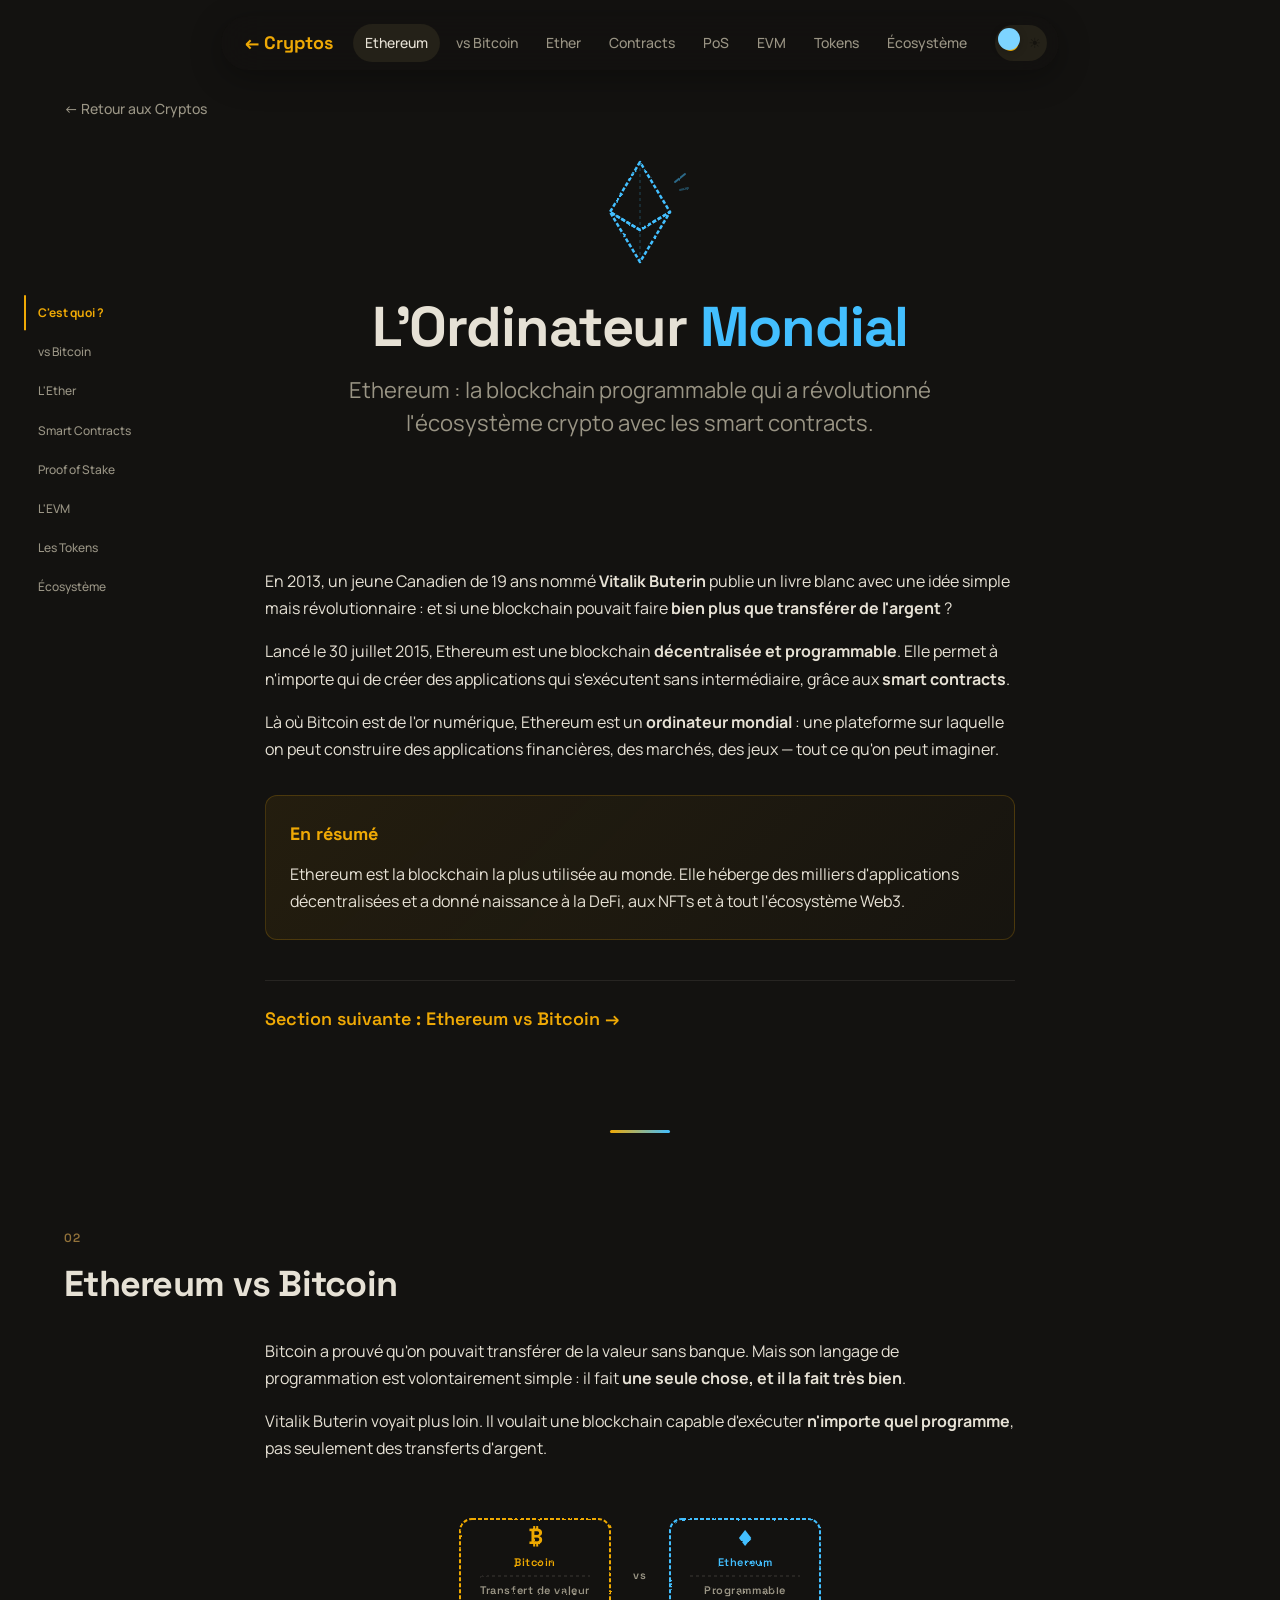
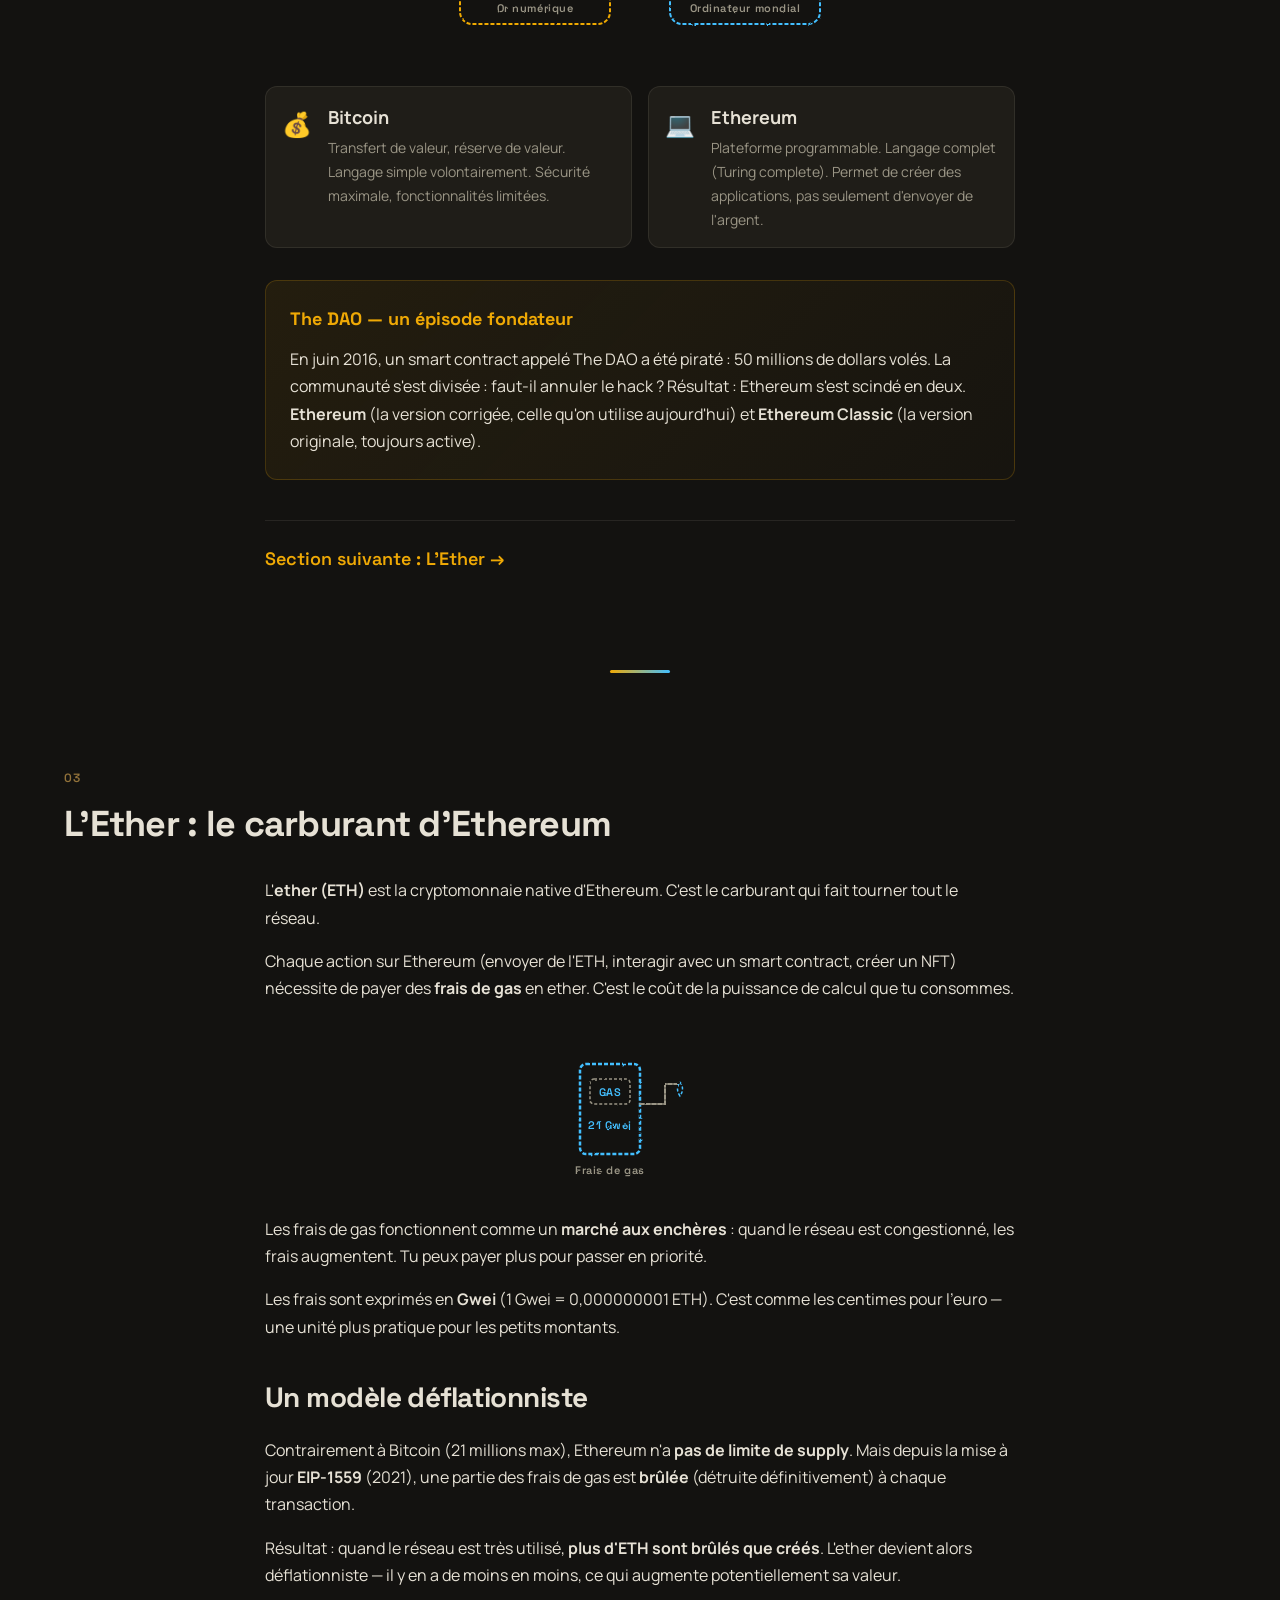
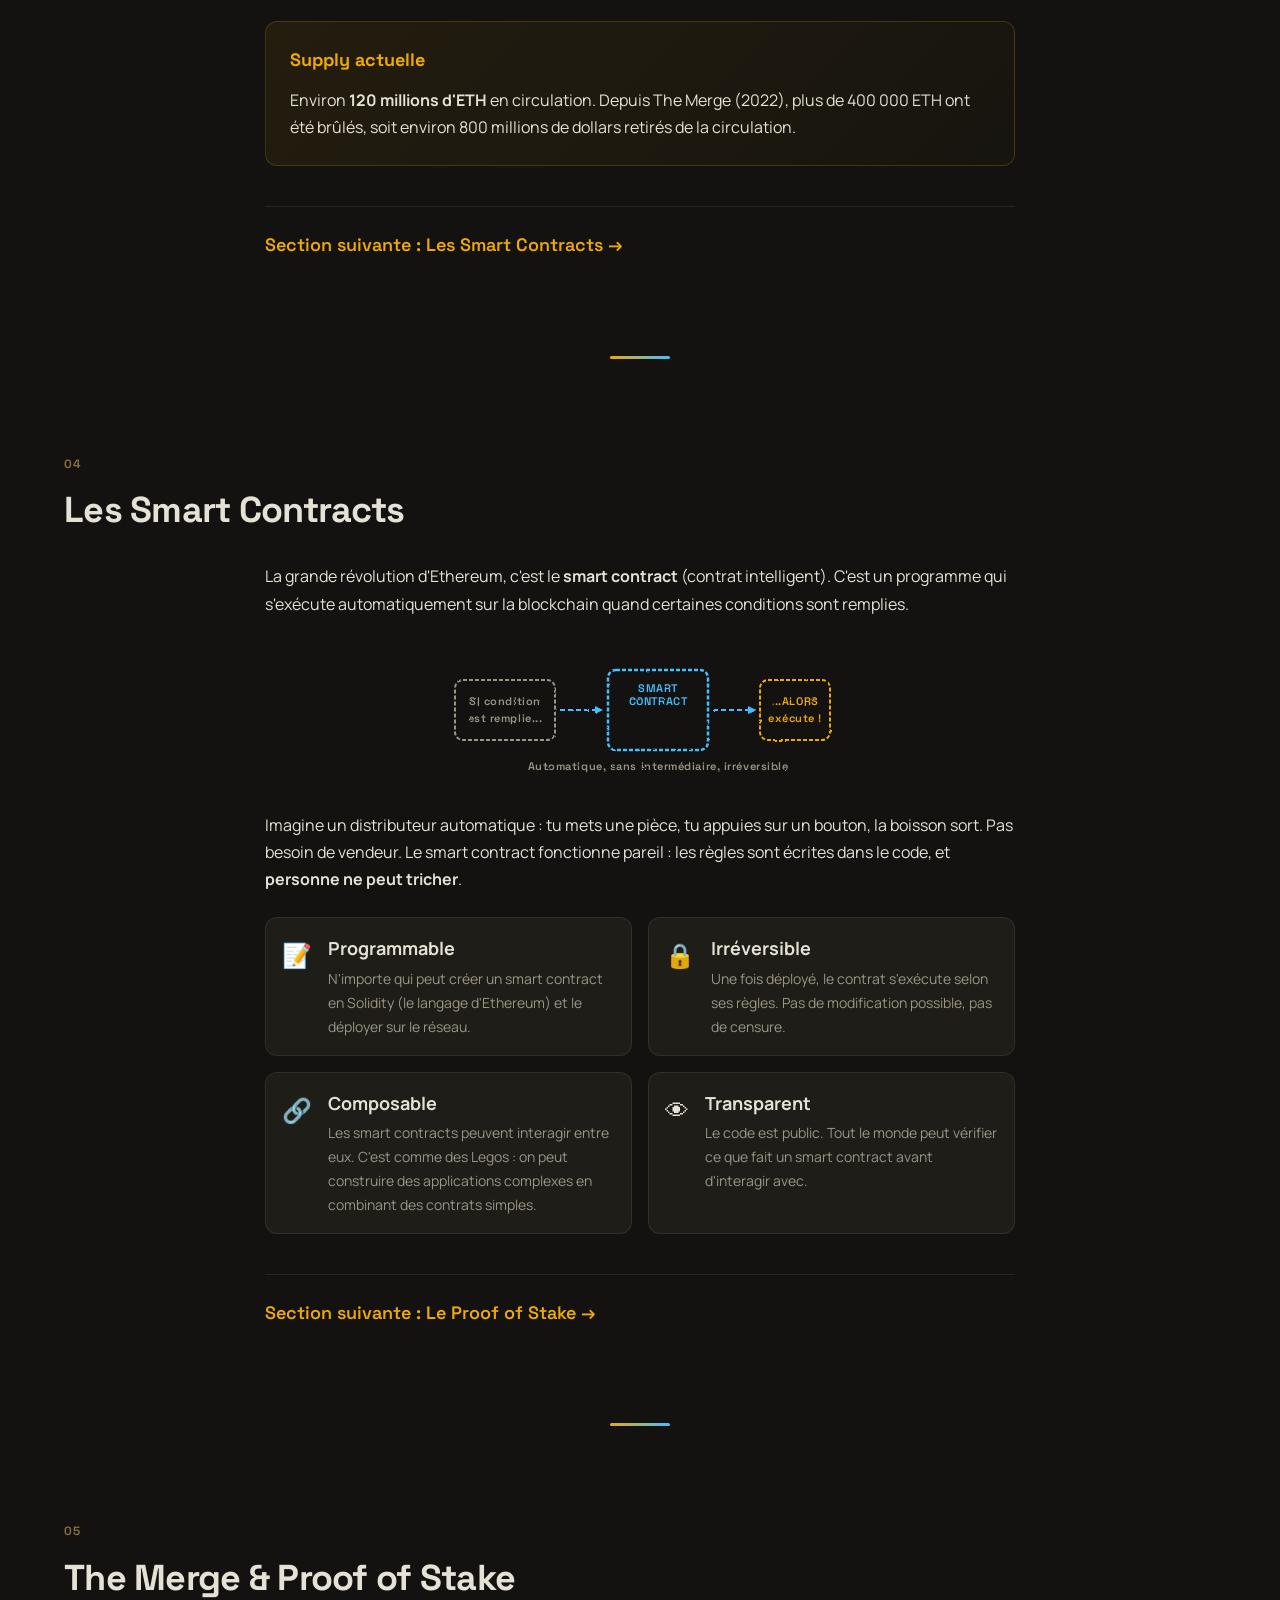
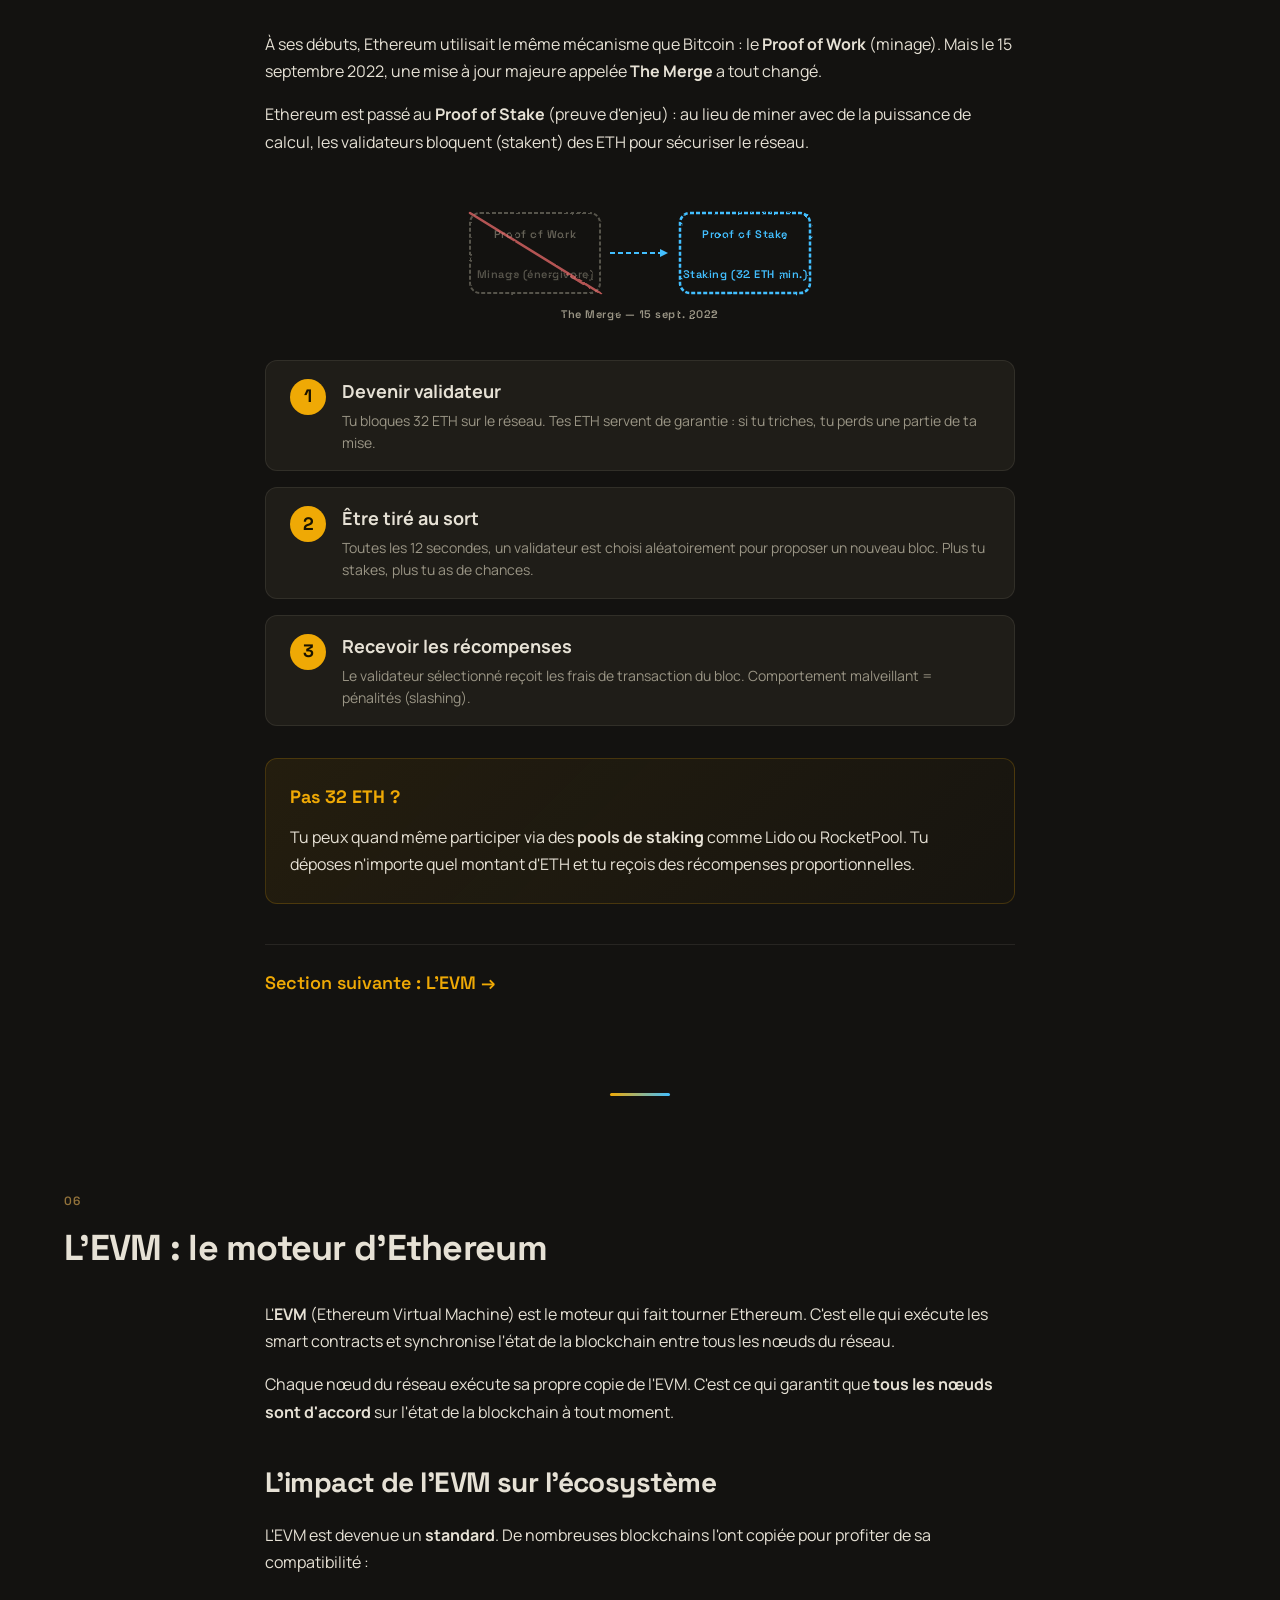
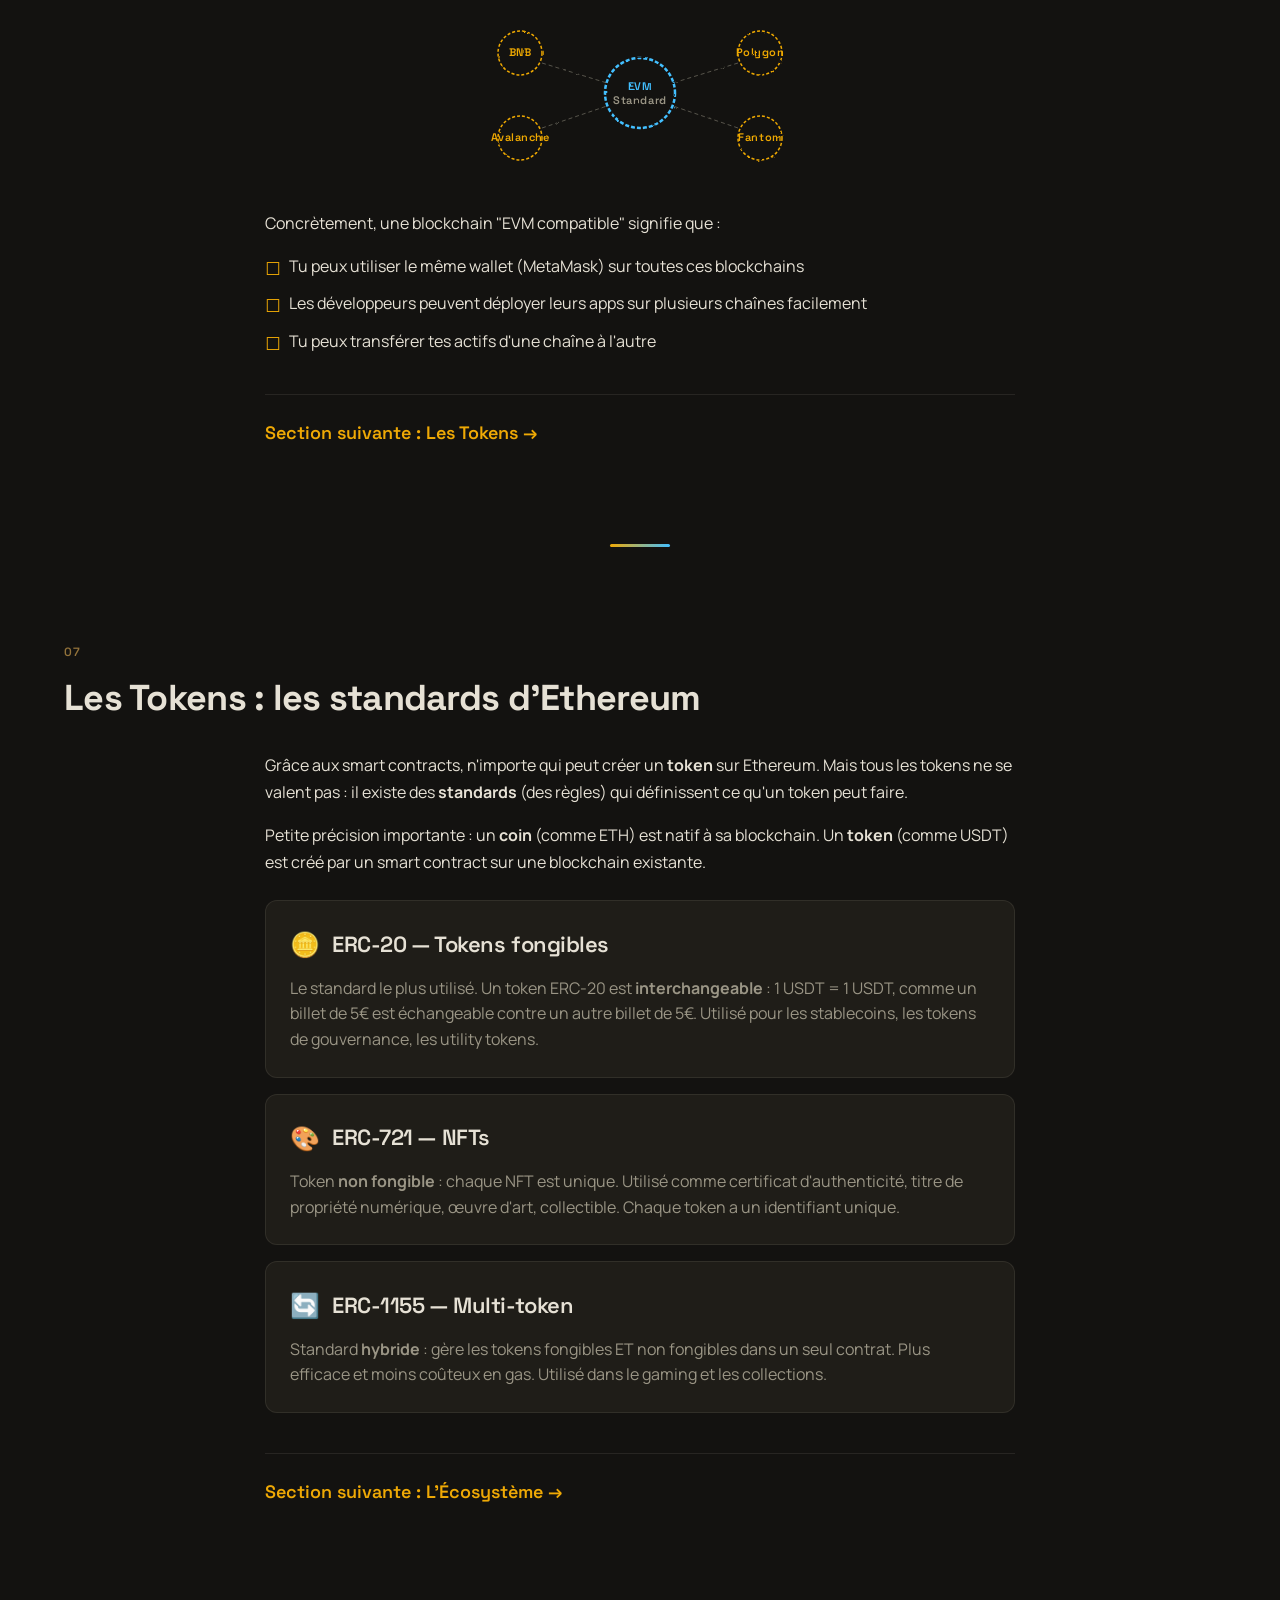
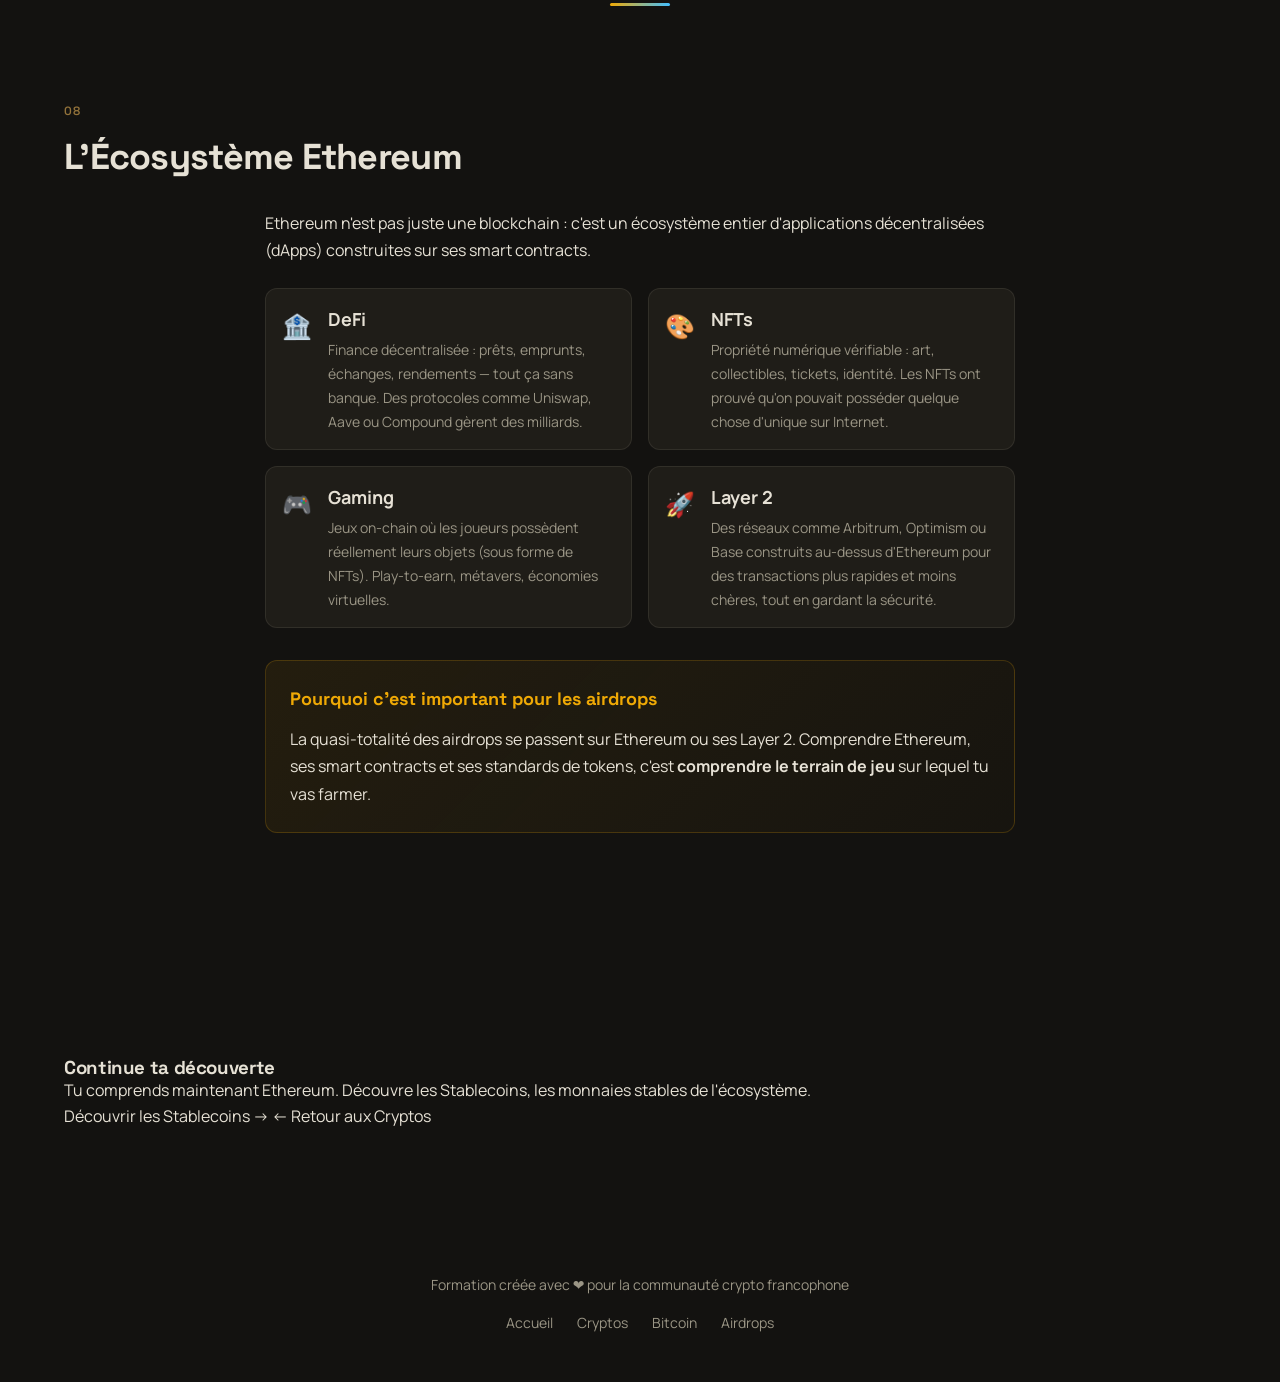
<file: ethereum.html>
<!DOCTYPE html>
<html lang="fr" data-theme="dark">
<head>
  <meta charset="UTF-8">
  <meta name="viewport" content="width=device-width, initial-scale=1.0">
  <title>Ethereum &mdash; L'ordinateur mondial | Airdrop Formation</title>
  <meta name="description" content="Ethereum : guide complet. Smart contracts, DeFi, staking et rôle d'ETH dans le Web3.">
  <meta property="og:title" content="Ethereum — L'ordinateur mondial | Airdrop Formation">
  <meta property="og:description" content="Ethereum : guide complet. Smart contracts, DeFi, staking et rôle d'ETH dans le Web3.">
  <meta property="og:type" content="website">
  <link rel="icon" type="image/svg+xml" href="data:image/svg+xml,%3Csvg xmlns='http://www.w3.org/2000/svg' viewBox='0 0 32 32'%3E%3Crect width='32' height='32' rx='6' fill='%23efa905'/%3E%3Ctext x='16' y='22' font-family='sans-serif' font-size='18' font-weight='bold' fill='%231a1400' text-anchor='middle'%3EAF%3C/text%3E%3C/svg%3E">
  <link rel="preconnect" href="https://fonts.googleapis.com">
  <link rel="preconnect" href="https://fonts.gstatic.com" crossorigin>
  <link href="https://fonts.googleapis.com/css2?family=Manrope:wght@300;400;500;600;700;800&family=Space+Grotesk:wght@400;500;600;700&display=swap" rel="stylesheet">
  <link rel="stylesheet" href="style.css">
  <link rel="stylesheet" href="guide.css">
  <link rel="stylesheet" href="module1-detail.css">
  <link rel="stylesheet" href="crypto-detail.css">
</head>
<body>

  <div class="scroll-progress" id="scrollProgress"></div>

  <nav class="nav" id="nav">
    <a href="module1-detail.html#crypto" class="nav-logo">&larr; Cryptos</a>
    <ul class="nav-links">
      <li><a href="#intro" class="active">Ethereum</a></li>
      <li><a href="#vs-bitcoin">vs Bitcoin</a></li>
      <li><a href="#ether">Ether</a></li>
      <li><a href="#smart-contracts">Contracts</a></li>
      <li><a href="#proof-of-stake">PoS</a></li>
      <li><a href="#evm">EVM</a></li>
      <li><a href="#tokens">Tokens</a></li>
      <li><a href="#ecosysteme">&Eacute;cosyst&egrave;me</a></li>
    </ul>
    <button class="theme-toggle" id="themeToggle" type="button" aria-label="Changer de thème">
      <span class="theme-toggle-icon moon">&#127769;</span>
      <span class="theme-toggle-icon sun">&#9728;&#65039;</span>
    </button>
    <button class="nav-hamburger" id="navHamburger" aria-label="Menu">&#9776;</button>
  </nav>

  <main>

  <nav class="detail-sidenav" id="detailSidenav">
    <a href="#intro" class="active">C'est quoi ?</a>
    <a href="#vs-bitcoin">vs Bitcoin</a>
    <a href="#ether">L'Ether</a>
    <a href="#smart-contracts">Smart Contracts</a>
    <a href="#proof-of-stake">Proof of Stake</a>
    <a href="#evm">L'EVM</a>
    <a href="#tokens">Les Tokens</a>
    <a href="#ecosysteme">&Eacute;cosyst&egrave;me</a>
  </nav>

  <!-- SVG Filters -->
  <svg style="position:absolute;width:0;height:0">
    <defs>
      <filter id="pencil">
        <feTurbulence type="turbulence" baseFrequency="0.04" numOctaves="4" result="noise"/>
        <feDisplacementMap in="SourceGraphic" in2="noise" scale="1.2" xChannelSelector="R" yChannelSelector="G"/>
      </filter>
    </defs>
  </svg>

  <!-- ═══════════════ SECTION 1 — C'EST QUOI ETHEREUM ? ═══════════════ -->
  <section class="guide-section section" id="intro">
    <div class="container">
      <a href="module1-detail.html#crypto" class="back-link reveal">&larr; Retour aux Cryptos</a>

      <div class="crypto-hero reveal">
        <div class="crypto-hero-symbol">
          <svg width="120" height="120" viewBox="0 0 120 120" fill="none" filter="url(#pencil)">
            <!-- Ethereum diamond -->
            <polygon points="60,10 30,60 60,78 90,60" stroke="var(--tertiary)" stroke-width="2.5" stroke-linejoin="round" stroke-dasharray="4,2" fill="none"/>
            <polygon points="60,78 30,60 60,110 90,60" stroke="var(--tertiary)" stroke-width="2.5" stroke-linejoin="round" stroke-dasharray="4,2" fill="none"/>
            <line x1="60" y1="10" x2="60" y2="110" stroke="var(--tertiary)" stroke-width="1" stroke-dasharray="3,3" opacity="0.3"/>
            <!-- Sparkles -->
            <line x1="95" y1="30" x2="105" y2="22" stroke="var(--tertiary)" stroke-width="2" stroke-linecap="round" opacity="0.5"/>
            <line x1="100" y1="38" x2="108" y2="36" stroke="var(--tertiary)" stroke-width="2" stroke-linecap="round" opacity="0.3"/>
          </svg>
        </div>
        <h1 class="crypto-hero-title">L'Ordinateur <span style="color:var(--tertiary)">Mondial</span></h1>
        <p class="crypto-hero-subtitle">Ethereum : la blockchain programmable qui a r&eacute;volutionn&eacute; l'&eacute;cosyst&egrave;me crypto avec les smart contracts.</p>
      </div>
    </div>
  </section>

  <section class="guide-section section" style="padding-top:0">
    <div class="container">
      <div class="guide-content reveal">
        <p>En 2013, un jeune Canadien de 19 ans nomm&eacute; <strong>Vitalik Buterin</strong> publie un livre blanc avec une id&eacute;e simple mais r&eacute;volutionnaire : et si une blockchain pouvait faire <strong>bien plus que transf&eacute;rer de l'argent</strong> ?</p>
        <p>Lanc&eacute; le 30 juillet 2015, Ethereum est une blockchain <strong>d&eacute;centralis&eacute;e et programmable</strong>. Elle permet &agrave; n'importe qui de cr&eacute;er des applications qui s'ex&eacute;cutent sans interm&eacute;diaire, gr&acirc;ce aux <strong>smart contracts</strong>.</p>
        <p>L&agrave; o&ugrave; Bitcoin est de l'or num&eacute;rique, Ethereum est un <strong>ordinateur mondial</strong> : une plateforme sur laquelle on peut construire des applications financi&egrave;res, des march&eacute;s, des jeux &mdash; tout ce qu'on peut imaginer.</p>

        <div class="highlight-box">
          <div class="highlight-box-title">En r&eacute;sum&eacute;</div>
          <p>Ethereum est la blockchain la plus utilis&eacute;e au monde. Elle h&eacute;berge des milliers d'applications d&eacute;centralis&eacute;es et a donn&eacute; naissance &agrave; la DeFi, aux NFTs et &agrave; tout l'&eacute;cosyst&egrave;me Web3.</p>
        </div>

        <div class="next-section-link">
          <a href="#vs-bitcoin">Section suivante : Ethereum vs Bitcoin &rarr;</a>
        </div>
      </div>
    </div>
  </section>

  <div class="section-divider"></div>

  <!-- ═══════════════ SECTION 2 — ETHEREUM vs BITCOIN ═══════════════ -->
  <section class="guide-section section" id="vs-bitcoin">
    <div class="container">
      <div class="section-label reveal">02</div>
      <h2 class="section-title reveal">Ethereum vs Bitcoin</h2>

      <div class="guide-content reveal">
        <p>Bitcoin a prouv&eacute; qu'on pouvait transf&eacute;rer de la valeur sans banque. Mais son langage de programmation est volontairement simple : il fait <strong>une seule chose, et il la fait tr&egrave;s bien</strong>.</p>
        <p>Vitalik Buterin voyait plus loin. Il voulait une blockchain capable d'ex&eacute;cuter <strong>n'importe quel programme</strong>, pas seulement des transferts d'argent.</p>

        <!-- SVG: Bitcoin vs Ethereum -->
        <div class="sketch-illustration">
          <svg width="400" height="160" viewBox="0 0 400 160" fill="none" filter="url(#pencil)">
            <!-- Bitcoin side -->
            <rect x="20" y="25" width="150" height="105" rx="12" stroke="var(--primary)" stroke-width="2" stroke-dasharray="4,2" fill="none"/>
            <text x="95" y="50" text-anchor="middle" font-family="var(--font-display)" font-size="22" font-weight="800" fill="var(--primary)">&#8383;</text>
            <text x="95" y="72" text-anchor="middle" class="sketch-label" fill="var(--primary)" font-size="11">Bitcoin</text>
            <line x1="40" y1="82" x2="150" y2="82" stroke="var(--on-surface-variant)" stroke-width="1" stroke-dasharray="3,3" opacity="0.3"/>
            <text x="95" y="100" text-anchor="middle" class="sketch-label" fill="var(--on-surface-variant)" font-size="9">Transfert de valeur</text>
            <text x="95" y="118" text-anchor="middle" class="sketch-label" fill="var(--on-surface-variant)" font-size="9">Or num&eacute;rique</text>

            <!-- Ethereum side -->
            <rect x="230" y="25" width="150" height="105" rx="12" stroke="var(--tertiary)" stroke-width="2" stroke-dasharray="4,2" fill="none"/>
            <text x="305" y="52" text-anchor="middle" font-family="var(--font-display)" font-size="22" font-weight="800" fill="var(--tertiary)">&#9830;</text>
            <text x="305" y="72" text-anchor="middle" class="sketch-label" fill="var(--tertiary)" font-size="11">Ethereum</text>
            <line x1="250" y1="82" x2="360" y2="82" stroke="var(--on-surface-variant)" stroke-width="1" stroke-dasharray="3,3" opacity="0.3"/>
            <text x="305" y="100" text-anchor="middle" class="sketch-label" fill="var(--on-surface-variant)" font-size="9">Programmable</text>
            <text x="305" y="118" text-anchor="middle" class="sketch-label" fill="var(--on-surface-variant)" font-size="9">Ordinateur mondial</text>

            <!-- VS -->
            <text x="200" y="85" text-anchor="middle" class="sketch-label" fill="var(--on-surface-variant)" font-size="12">vs</text>
          </svg>
        </div>

        <div class="features-grid">
          <div class="feature-item">
            <span class="feature-icon">&#128176;</span>
            <div>
              <strong>Bitcoin</strong>
              <p>Transfert de valeur, r&eacute;serve de valeur. Langage simple volontairement. S&eacute;curit&eacute; maximale, fonctionnalit&eacute;s limit&eacute;es.</p>
            </div>
          </div>
          <div class="feature-item">
            <span class="feature-icon">&#128187;</span>
            <div>
              <strong>Ethereum</strong>
              <p>Plateforme programmable. Langage complet (Turing complete). Permet de cr&eacute;er des applications, pas seulement d'envoyer de l'argent.</p>
            </div>
          </div>
        </div>

        <div class="highlight-box">
          <div class="highlight-box-title">The DAO &mdash; un &eacute;pisode fondateur</div>
          <p>En juin 2016, un smart contract appel&eacute; The DAO a &eacute;t&eacute; pirat&eacute; : 50 millions de dollars vol&eacute;s. La communaut&eacute; s'est divis&eacute;e : faut-il annuler le hack ? R&eacute;sultat : Ethereum s'est scind&eacute; en deux. <strong>Ethereum</strong> (la version corrig&eacute;e, celle qu'on utilise aujourd'hui) et <strong>Ethereum Classic</strong> (la version originale, toujours active).</p>
        </div>

        <div class="next-section-link">
          <a href="#ether">Section suivante : L'Ether &rarr;</a>
        </div>
      </div>
    </div>
  </section>

  <div class="section-divider"></div>

  <!-- ═══════════════ SECTION 3 — L'ETHER ═══════════════ -->
  <section class="guide-section section" id="ether">
    <div class="container">
      <div class="section-label reveal">03</div>
      <h2 class="section-title reveal">L'Ether : le carburant d'Ethereum</h2>

      <div class="guide-content reveal">
        <p>L'<strong>ether (ETH)</strong> est la cryptomonnaie native d'Ethereum. C'est le carburant qui fait tourner tout le r&eacute;seau.</p>
        <p>Chaque action sur Ethereum (envoyer de l'ETH, interagir avec un smart contract, cr&eacute;er un NFT) n&eacute;cessite de payer des <strong>frais de gas</strong> en ether. C'est le co&ucirc;t de la puissance de calcul que tu consommes.</p>

        <!-- SVG: Gas pump -->
        <div class="sketch-illustration">
          <svg width="300" height="150" viewBox="0 0 300 150" fill="none" filter="url(#pencil)">
            <!-- Pump body -->
            <rect x="90" y="30" width="60" height="90" rx="6" stroke="var(--tertiary)" stroke-width="2.5" stroke-dasharray="4,2" fill="none"/>
            <rect x="100" y="45" width="40" height="25" rx="4" stroke="var(--on-surface-variant)" stroke-width="1.5" stroke-dasharray="3,2" fill="none"/>
            <text x="120" y="62" text-anchor="middle" class="sketch-label" fill="var(--tertiary)" font-size="10">GAS</text>
            <!-- Nozzle -->
            <path d="M150,70 L175,70 L175,50 L190,50" stroke="var(--on-surface-variant)" stroke-width="2" stroke-linecap="round" stroke-dasharray="4,2" fill="none"/>
            <!-- Drop -->
            <path d="M190,48 Q195,55 190,62 Q185,55 190,48" stroke="var(--tertiary)" stroke-width="1.5" stroke-dasharray="3,2" fill="none"/>
            <!-- Labels -->
            <text x="120" y="140" text-anchor="middle" class="sketch-label" fill="var(--on-surface-variant)" font-size="9">Frais de gas</text>
            <!-- Cost display -->
            <text x="120" y="95" text-anchor="middle" class="sketch-label" fill="var(--tertiary)" font-size="9">21 Gwei</text>
          </svg>
        </div>

        <p>Les frais de gas fonctionnent comme un <strong>march&eacute; aux ench&egrave;res</strong> : quand le r&eacute;seau est congestionn&eacute;, les frais augmentent. Tu peux payer plus pour passer en priorit&eacute;.</p>
        <p>Les frais sont exprim&eacute;s en <strong>Gwei</strong> (1 Gwei = 0,000000001 ETH). C'est comme les centimes pour l'euro &mdash; une unit&eacute; plus pratique pour les petits montants.</p>

        <h3 class="guide-subtitle">Un mod&egrave;le d&eacute;flationniste</h3>
        <p>Contrairement &agrave; Bitcoin (21 millions max), Ethereum n'a <strong>pas de limite de supply</strong>. Mais depuis la mise &agrave; jour <strong>EIP-1559</strong> (2021), une partie des frais de gas est <strong>br&ucirc;l&eacute;e</strong> (d&eacute;truite d&eacute;finitivement) &agrave; chaque transaction.</p>
        <p>R&eacute;sultat : quand le r&eacute;seau est tr&egrave;s utilis&eacute;, <strong>plus d'ETH sont br&ucirc;l&eacute;s que cr&eacute;&eacute;s</strong>. L'ether devient alors d&eacute;flationniste &mdash; il y en a de moins en moins, ce qui augmente potentiellement sa valeur.</p>

        <div class="highlight-box">
          <div class="highlight-box-title">Supply actuelle</div>
          <p>Environ <strong>120 millions d'ETH</strong> en circulation. Depuis The Merge (2022), plus de 400 000 ETH ont &eacute;t&eacute; br&ucirc;l&eacute;s, soit environ 800 millions de dollars retir&eacute;s de la circulation.</p>
        </div>

        <div class="next-section-link">
          <a href="#smart-contracts">Section suivante : Les Smart Contracts &rarr;</a>
        </div>
      </div>
    </div>
  </section>

  <div class="section-divider"></div>

  <!-- ═══════════════ SECTION 4 — SMART CONTRACTS ═══════════════ -->
  <section class="guide-section section" id="smart-contracts">
    <div class="container">
      <div class="section-label reveal">04</div>
      <h2 class="section-title reveal">Les Smart Contracts</h2>

      <div class="guide-content reveal">
        <p>La grande r&eacute;volution d'Ethereum, c'est le <strong>smart contract</strong> (contrat intelligent). C'est un programme qui s'ex&eacute;cute automatiquement sur la blockchain quand certaines conditions sont remplies.</p>

        <!-- SVG: Smart Contract flow -->
        <div class="sketch-illustration">
          <svg width="400" height="130" viewBox="0 0 400 130" fill="none" filter="url(#pencil)">
            <!-- Condition -->
            <rect x="15" y="30" width="100" height="60" rx="8" stroke="var(--on-surface-variant)" stroke-width="2" stroke-dasharray="4,2" fill="none"/>
            <text x="65" y="55" text-anchor="middle" class="sketch-label" fill="var(--on-surface-variant)" font-size="9">SI condition</text>
            <text x="65" y="72" text-anchor="middle" class="sketch-label" fill="var(--on-surface-variant)" font-size="9">est remplie...</text>

            <!-- Arrow -->
            <line x1="120" y1="60" x2="155" y2="60" stroke="var(--tertiary)" stroke-width="2" stroke-dasharray="5,3"/>
            <polygon points="155,56 163,60 155,64" fill="var(--tertiary)"/>

            <!-- Smart Contract -->
            <rect x="168" y="20" width="100" height="80" rx="8" stroke="var(--tertiary)" stroke-width="2.5" stroke-dasharray="4,2" fill="none"/>
            <text x="218" y="42" text-anchor="middle" class="sketch-label" fill="var(--tertiary)" font-size="9">SMART</text>
            <text x="218" y="55" text-anchor="middle" class="sketch-label" fill="var(--tertiary)" font-size="9">CONTRACT</text>
            <text x="218" y="75" text-anchor="middle" font-size="22">&#9881;&#65039;</text>

            <!-- Arrow -->
            <line x1="273" y1="60" x2="308" y2="60" stroke="var(--tertiary)" stroke-width="2" stroke-dasharray="5,3"/>
            <polygon points="308,56 316,60 308,64" fill="var(--tertiary)"/>

            <!-- Result -->
            <rect x="320" y="30" width="70" height="60" rx="8" stroke="var(--primary)" stroke-width="2" stroke-dasharray="4,2" fill="none"/>
            <text x="355" y="55" text-anchor="middle" class="sketch-label" fill="var(--primary)" font-size="9">...ALORS</text>
            <text x="355" y="72" text-anchor="middle" class="sketch-label" fill="var(--primary)" font-size="9">ex&eacute;cute !</text>

            <!-- Label -->
            <text x="218" y="120" text-anchor="middle" class="sketch-label" fill="var(--on-surface-variant)" font-size="8">Automatique, sans interm&eacute;diaire, irr&eacute;versible</text>
          </svg>
        </div>

        <p>Imagine un distributeur automatique : tu mets une pi&egrave;ce, tu appuies sur un bouton, la boisson sort. Pas besoin de vendeur. Le smart contract fonctionne pareil : les r&egrave;gles sont &eacute;crites dans le code, et <strong>personne ne peut tricher</strong>.</p>

        <div class="features-grid">
          <div class="feature-item">
            <span class="feature-icon">&#128221;</span>
            <div>
              <strong>Programmable</strong>
              <p>N'importe qui peut cr&eacute;er un smart contract en Solidity (le langage d'Ethereum) et le d&eacute;ployer sur le r&eacute;seau.</p>
            </div>
          </div>
          <div class="feature-item">
            <span class="feature-icon">&#128274;</span>
            <div>
              <strong>Irr&eacute;versible</strong>
              <p>Une fois d&eacute;ploy&eacute;, le contrat s'ex&eacute;cute selon ses r&egrave;gles. Pas de modification possible, pas de censure.</p>
            </div>
          </div>
          <div class="feature-item">
            <span class="feature-icon">&#128279;</span>
            <div>
              <strong>Composable</strong>
              <p>Les smart contracts peuvent interagir entre eux. C'est comme des Legos : on peut construire des applications complexes en combinant des contrats simples.</p>
            </div>
          </div>
          <div class="feature-item">
            <span class="feature-icon">&#128065;</span>
            <div>
              <strong>Transparent</strong>
              <p>Le code est public. Tout le monde peut v&eacute;rifier ce que fait un smart contract avant d'interagir avec.</p>
            </div>
          </div>
        </div>

        <div class="next-section-link">
          <a href="#proof-of-stake">Section suivante : Le Proof of Stake &rarr;</a>
        </div>
      </div>
    </div>
  </section>

  <div class="section-divider"></div>

  <!-- ═══════════════ SECTION 5 — PROOF OF STAKE ═══════════════ -->
  <section class="guide-section section" id="proof-of-stake">
    <div class="container">
      <div class="section-label reveal">05</div>
      <h2 class="section-title reveal">The Merge &amp; Proof of Stake</h2>

      <div class="guide-content reveal">
        <p>&Agrave; ses d&eacute;buts, Ethereum utilisait le m&ecirc;me m&eacute;canisme que Bitcoin : le <strong>Proof of Work</strong> (minage). Mais le 15 septembre 2022, une mise &agrave; jour majeure appel&eacute;e <strong>The Merge</strong> a tout chang&eacute;.</p>
        <p>Ethereum est pass&eacute; au <strong>Proof of Stake</strong> (preuve d'enjeu) : au lieu de miner avec de la puissance de calcul, les validateurs bloquent (stakent) des ETH pour s&eacute;curiser le r&eacute;seau.</p>

        <!-- SVG: PoW vs PoS -->
        <div class="sketch-illustration">
          <svg width="400" height="140" viewBox="0 0 400 140" fill="none" filter="url(#pencil)">
            <!-- PoW (barr&eacute;) -->
            <rect x="30" y="25" width="130" height="80" rx="10" stroke="var(--on-surface-variant)" stroke-width="2" stroke-dasharray="4,2" fill="none" opacity="0.5"/>
            <text x="95" y="50" text-anchor="middle" class="sketch-label" fill="var(--on-surface-variant)" font-size="10" opacity="0.6">Proof of Work</text>
            <text x="95" y="70" text-anchor="middle" font-size="18" opacity="0.5">&#9935;&#65039;</text>
            <text x="95" y="90" text-anchor="middle" class="sketch-label" fill="var(--on-surface-variant)" font-size="8" opacity="0.5">Minage (&eacute;nergivore)</text>
            <line x1="30" y1="25" x2="160" y2="105" stroke="#f87171" stroke-width="2.5" stroke-linecap="round" opacity="0.7"/>

            <!-- Arrow -->
            <line x1="170" y1="65" x2="220" y2="65" stroke="var(--tertiary)" stroke-width="2" stroke-dasharray="5,3"/>
            <polygon points="220,61 228,65 220,69" fill="var(--tertiary)"/>

            <!-- PoS -->
            <rect x="240" y="25" width="130" height="80" rx="10" stroke="var(--tertiary)" stroke-width="2.5" stroke-dasharray="4,2" fill="none"/>
            <text x="305" y="50" text-anchor="middle" class="sketch-label" fill="var(--tertiary)" font-size="10">Proof of Stake</text>
            <text x="305" y="70" text-anchor="middle" font-size="18">&#128274;</text>
            <text x="305" y="90" text-anchor="middle" class="sketch-label" fill="var(--tertiary)" font-size="8">Staking (32 ETH min.)</text>

            <text x="200" y="130" text-anchor="middle" class="sketch-label" fill="var(--on-surface-variant)" font-size="8">The Merge &mdash; 15 sept. 2022</text>
          </svg>
        </div>

        <div class="strategy-box">
          <div class="strategy-item">
            <div class="strategy-num">1</div>
            <div>
              <strong>Devenir validateur</strong>
              <p>Tu bloques 32 ETH sur le r&eacute;seau. Tes ETH servent de garantie : si tu triches, tu perds une partie de ta mise.</p>
            </div>
          </div>
          <div class="strategy-item">
            <div class="strategy-num">2</div>
            <div>
              <strong>&Ecirc;tre tir&eacute; au sort</strong>
              <p>Toutes les 12 secondes, un validateur est choisi al&eacute;atoirement pour proposer un nouveau bloc. Plus tu stakes, plus tu as de chances.</p>
            </div>
          </div>
          <div class="strategy-item">
            <div class="strategy-num">3</div>
            <div>
              <strong>Recevoir les r&eacute;compenses</strong>
              <p>Le validateur s&eacute;lectionn&eacute; re&ccedil;oit les frais de transaction du bloc. Comportement malveillant = p&eacute;nalit&eacute;s (slashing).</p>
            </div>
          </div>
        </div>

        <div class="highlight-box">
          <div class="highlight-box-title">Pas 32 ETH ?</div>
          <p>Tu peux quand m&ecirc;me participer via des <strong>pools de staking</strong> comme Lido ou RocketPool. Tu d&eacute;poses n'importe quel montant d'ETH et tu re&ccedil;ois des r&eacute;compenses proportionnelles.</p>
        </div>

        <div class="next-section-link">
          <a href="#evm">Section suivante : L'EVM &rarr;</a>
        </div>
      </div>
    </div>
  </section>

  <div class="section-divider"></div>

  <!-- ═══════════════ SECTION 6 — L'EVM ═══════════════ -->
  <section class="guide-section section" id="evm">
    <div class="container">
      <div class="section-label reveal">06</div>
      <h2 class="section-title reveal">L'EVM : le moteur d'Ethereum</h2>

      <div class="guide-content reveal">
        <p>L'<strong>EVM</strong> (Ethereum Virtual Machine) est le moteur qui fait tourner Ethereum. C'est elle qui ex&eacute;cute les smart contracts et synchronise l'&eacute;tat de la blockchain entre tous les n&oelig;uds du r&eacute;seau.</p>
        <p>Chaque n&oelig;ud du r&eacute;seau ex&eacute;cute sa propre copie de l'EVM. C'est ce qui garantit que <strong>tous les n&oelig;uds sont d'accord</strong> sur l'&eacute;tat de la blockchain &agrave; tout moment.</p>

        <h3 class="guide-subtitle">L'impact de l'EVM sur l'&eacute;cosyst&egrave;me</h3>
        <p>L'EVM est devenue un <strong>standard</strong>. De nombreuses blockchains l'ont copi&eacute;e pour profiter de sa compatibilit&eacute; :</p>

        <!-- SVG: EVM compatibility -->
        <div class="sketch-illustration">
          <svg width="380" height="170" viewBox="0 0 380 170" fill="none" filter="url(#pencil)">
            <!-- EVM center -->
            <circle cx="190" cy="85" r="35" stroke="var(--tertiary)" stroke-width="2.5" stroke-dasharray="4,2" fill="none"/>
            <text x="190" y="82" text-anchor="middle" class="sketch-label" fill="var(--tertiary)" font-size="12">EVM</text>
            <text x="190" y="96" text-anchor="middle" class="sketch-label" fill="var(--on-surface-variant)" font-size="7">Standard</text>

            <!-- Connected chains -->
            <circle cx="70" cy="45" r="22" stroke="var(--primary)" stroke-width="1.5" stroke-dasharray="3,2" fill="none"/>
            <text x="70" y="48" text-anchor="middle" class="sketch-label" fill="var(--primary)" font-size="8">BNB</text>
            <line x1="92" y1="55" x2="157" y2="75" stroke="var(--on-surface-variant)" stroke-width="1" stroke-dasharray="4,3" opacity="0.5"/>

            <circle cx="310" cy="45" r="22" stroke="var(--primary)" stroke-width="1.5" stroke-dasharray="3,2" fill="none"/>
            <text x="310" y="48" text-anchor="middle" class="sketch-label" fill="var(--primary)" font-size="8">Polygon</text>
            <line x1="288" y1="55" x2="223" y2="75" stroke="var(--on-surface-variant)" stroke-width="1" stroke-dasharray="4,3" opacity="0.5"/>

            <circle cx="70" cy="130" r="22" stroke="var(--primary)" stroke-width="1.5" stroke-dasharray="3,2" fill="none"/>
            <text x="70" y="133" text-anchor="middle" class="sketch-label" fill="var(--primary)" font-size="8">Avalanche</text>
            <line x1="92" y1="120" x2="157" y2="98" stroke="var(--on-surface-variant)" stroke-width="1" stroke-dasharray="4,3" opacity="0.5"/>

            <circle cx="310" cy="130" r="22" stroke="var(--primary)" stroke-width="1.5" stroke-dasharray="3,2" fill="none"/>
            <text x="310" y="133" text-anchor="middle" class="sketch-label" fill="var(--primary)" font-size="8">Fantom</text>
            <line x1="288" y1="120" x2="223" y2="98" stroke="var(--on-surface-variant)" stroke-width="1" stroke-dasharray="4,3" opacity="0.5"/>
          </svg>
        </div>

        <p>Concr&egrave;tement, une blockchain "EVM compatible" signifie que :</p>
        <ul class="checklist">
          <li>Tu peux utiliser le m&ecirc;me wallet (MetaMask) sur toutes ces blockchains</li>
          <li>Les d&eacute;veloppeurs peuvent d&eacute;ployer leurs apps sur plusieurs cha&icirc;nes facilement</li>
          <li>Tu peux transf&eacute;rer tes actifs d'une cha&icirc;ne &agrave; l'autre</li>
        </ul>

        <div class="next-section-link">
          <a href="#tokens">Section suivante : Les Tokens &rarr;</a>
        </div>
      </div>
    </div>
  </section>

  <div class="section-divider"></div>

  <!-- ═══════════════ SECTION 7 — LES TOKENS ═══════════════ -->
  <section class="guide-section section" id="tokens">
    <div class="container">
      <div class="section-label reveal">07</div>
      <h2 class="section-title reveal">Les Tokens : les standards d'Ethereum</h2>

      <div class="guide-content reveal">
        <p>Gr&acirc;ce aux smart contracts, n'importe qui peut cr&eacute;er un <strong>token</strong> sur Ethereum. Mais tous les tokens ne se valent pas : il existe des <strong>standards</strong> (des r&egrave;gles) qui d&eacute;finissent ce qu'un token peut faire.</p>

        <p>Petite pr&eacute;cision importante : un <strong>coin</strong> (comme ETH) est natif &agrave; sa blockchain. Un <strong>token</strong> (comme USDT) est cr&eacute;&eacute; par un smart contract sur une blockchain existante.</p>

        <div class="method-cards">
          <div class="method-card">
            <div class="method-header">
              <span class="method-icon">&#129689;</span>
              <h4>ERC-20 &mdash; Tokens fongibles</h4>
            </div>
            <p>Le standard le plus utilis&eacute;. Un token ERC-20 est <strong>interchangeable</strong> : 1 USDT = 1 USDT, comme un billet de 5&euro; est &eacute;changeable contre un autre billet de 5&euro;. Utilis&eacute; pour les stablecoins, les tokens de gouvernance, les utility tokens.</p>
          </div>
          <div class="method-card">
            <div class="method-header">
              <span class="method-icon">&#127912;</span>
              <h4>ERC-721 &mdash; NFTs</h4>
            </div>
            <p>Token <strong>non fongible</strong> : chaque NFT est unique. Utilis&eacute; comme certificat d'authenticit&eacute;, titre de propri&eacute;t&eacute; num&eacute;rique, &oelig;uvre d'art, collectible. Chaque token a un identifiant unique.</p>
          </div>
          <div class="method-card">
            <div class="method-header">
              <span class="method-icon">&#128260;</span>
              <h4>ERC-1155 &mdash; Multi-token</h4>
            </div>
            <p>Standard <strong>hybride</strong> : g&egrave;re les tokens fongibles ET non fongibles dans un seul contrat. Plus efficace et moins co&ucirc;teux en gas. Utilis&eacute; dans le gaming et les collections.</p>
          </div>
        </div>

        <div class="next-section-link">
          <a href="#ecosysteme">Section suivante : L'&Eacute;cosyst&egrave;me &rarr;</a>
        </div>
      </div>
    </div>
  </section>

  <div class="section-divider"></div>

  <!-- ═══════════════ SECTION 8 — L'&Eacute;COSYST&Egrave;ME ═══════════════ -->
  <section class="guide-section section" id="ecosysteme">
    <div class="container">
      <div class="section-label reveal">08</div>
      <h2 class="section-title reveal">L'&Eacute;cosyst&egrave;me Ethereum</h2>

      <div class="guide-content reveal">
        <p>Ethereum n'est pas juste une blockchain : c'est un &eacute;cosyst&egrave;me entier d'applications d&eacute;centralis&eacute;es (dApps) construites sur ses smart contracts.</p>

        <div class="features-grid">
          <div class="feature-item">
            <span class="feature-icon">&#127974;</span>
            <div>
              <strong>DeFi</strong>
              <p>Finance d&eacute;centralis&eacute;e : pr&ecirc;ts, emprunts, &eacute;changes, rendements &mdash; tout &ccedil;a sans banque. Des protocoles comme Uniswap, Aave ou Compound g&egrave;rent des milliards.</p>
            </div>
          </div>
          <div class="feature-item">
            <span class="feature-icon">&#127912;</span>
            <div>
              <strong>NFTs</strong>
              <p>Propri&eacute;t&eacute; num&eacute;rique v&eacute;rifiable : art, collectibles, tickets, identit&eacute;. Les NFTs ont prouv&eacute; qu'on pouvait poss&eacute;der quelque chose d'unique sur Internet.</p>
            </div>
          </div>
          <div class="feature-item">
            <span class="feature-icon">&#127918;</span>
            <div>
              <strong>Gaming</strong>
              <p>Jeux on-chain o&ugrave; les joueurs poss&egrave;dent r&eacute;ellement leurs objets (sous forme de NFTs). Play-to-earn, m&eacute;tavers, &eacute;conomies virtuelles.</p>
            </div>
          </div>
          <div class="feature-item">
            <span class="feature-icon">&#128640;</span>
            <div>
              <strong>Layer 2</strong>
              <p>Des r&eacute;seaux comme Arbitrum, Optimism ou Base construits au-dessus d'Ethereum pour des transactions plus rapides et moins ch&egrave;res, tout en gardant la s&eacute;curit&eacute;.</p>
            </div>
          </div>
        </div>

        <div class="highlight-box">
          <div class="highlight-box-title">Pourquoi c'est important pour les airdrops</div>
          <p>La quasi-totalit&eacute; des airdrops se passent sur Ethereum ou ses Layer 2. Comprendre Ethereum, ses smart contracts et ses standards de tokens, c'est <strong>comprendre le terrain de jeu</strong> sur lequel tu vas farmer.</p>
        </div>
      </div>
    </div>
  </section>

  <!-- CTA Footer -->
  <section class="section">
    <div class="container">
      <div class="module-cta-footer reveal">
        <h3>Continue ta d&eacute;couverte</h3>
        <p>Tu comprends maintenant Ethereum. D&eacute;couvre les Stablecoins, les monnaies stables de l'&eacute;cosyst&egrave;me.</p>
        <div class="cta-buttons">
          <a href="stablecoins.html" class="btn-primary">D&eacute;couvrir les Stablecoins &rarr;</a>
          <a href="module1-detail.html#crypto" class="btn-secondary">&larr; Retour aux Cryptos</a>
        </div>
      </div>
    </div>
  </section>

  </main>

  <footer class="footer">
    <div class="container">
      <p class="footer-text">Formation cr&eacute;&eacute;e avec &#10084;&#65039; pour la communaut&eacute; crypto francophone</p>
      <div class="footer-links">
        <a href="index.html">Accueil</a>
        <a href="module1.html">Cryptos</a>
        <a href="bitcoin.html">Bitcoin</a>
        <a href="module3.html">Airdrops</a>
      </div>
    </div>
  </footer>

  <script>
    (function(){var b=document.getElementById('scrollProgress');window.addEventListener('scroll',function(){var s=document.documentElement.scrollTop||document.body.scrollTop;var h=document.documentElement.scrollHeight-document.documentElement.clientHeight;b.style.width=(h>0?(s/h)*100:0)+'%';},{passive:true})})();
    (function(){var t=document.getElementById('themeToggle'),r=document.documentElement,s=localStorage.getItem('theme');if(s)r.setAttribute('data-theme',s);t.addEventListener('click',function(){var c=r.getAttribute('data-theme'),n=c==='dark'?'light':'dark';r.setAttribute('data-theme',n);localStorage.setItem('theme',n)})})();
    (function(){var h=document.getElementById('navHamburger'),n=document.getElementById('nav');h.addEventListener('click',function(){n.classList.toggle('open')});n.querySelectorAll('.nav-links a').forEach(function(l){l.addEventListener('click',function(){n.classList.remove('open')})})})();
    (function(){var r=document.querySelectorAll('.reveal');if('IntersectionObserver' in window){var o=new IntersectionObserver(function(e){e.forEach(function(en){if(en.isIntersecting){en.target.classList.add('visible');o.unobserve(en.target)}})},{threshold:0.1});r.forEach(function(el){o.observe(el)})}else{r.forEach(function(el){el.classList.add('visible')})}})();
    (function(){var ss=document.querySelectorAll('.guide-section'),nl=document.querySelectorAll('.nav-links a'),sl=document.querySelectorAll('.detail-sidenav a');function u(){var p=window.scrollY+120,c='';ss.forEach(function(s){if(s.offsetTop<=p)c=s.getAttribute('id')});nl.forEach(function(l){l.classList.toggle('active',l.getAttribute('href')==='#'+c)});sl.forEach(function(l){l.classList.toggle('active',l.getAttribute('href')==='#'+c)});}window.addEventListener('scroll',u,{passive:true});u()})();
  </script>

</body>
</html>
</file>
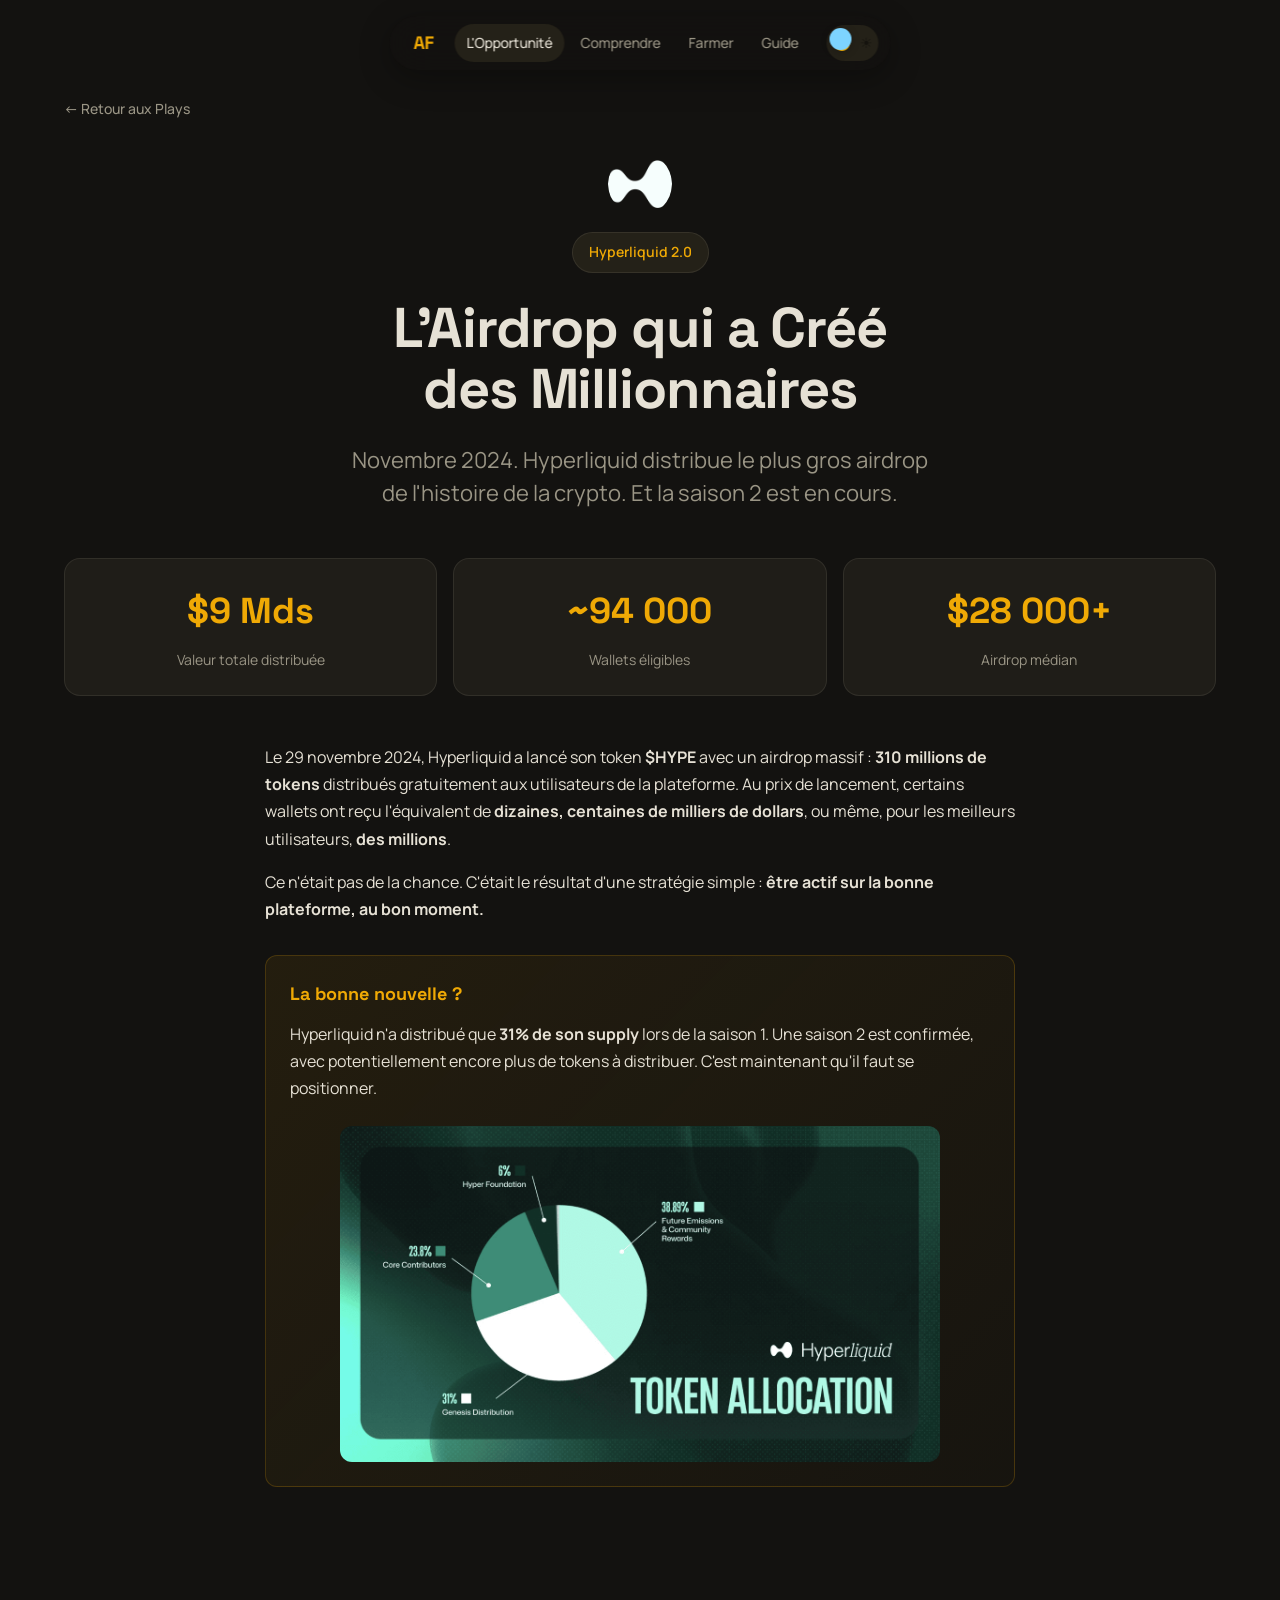
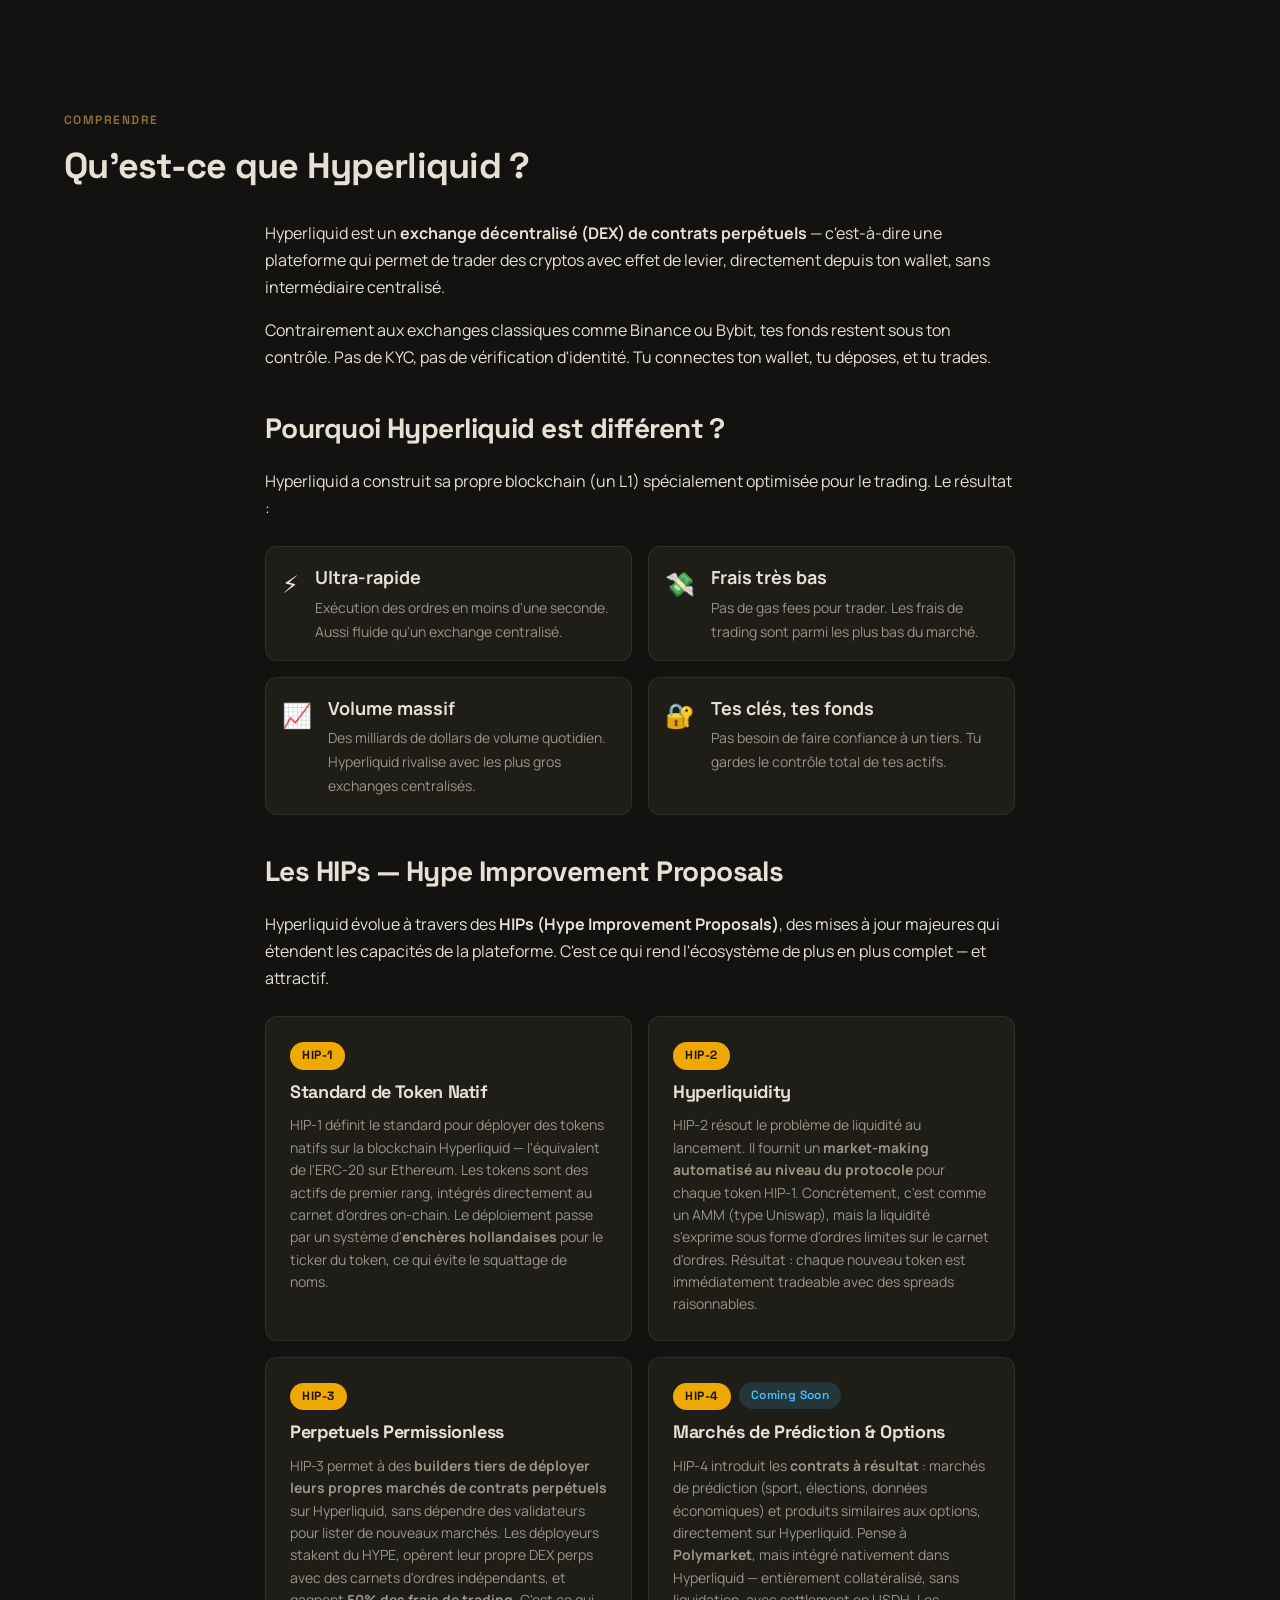
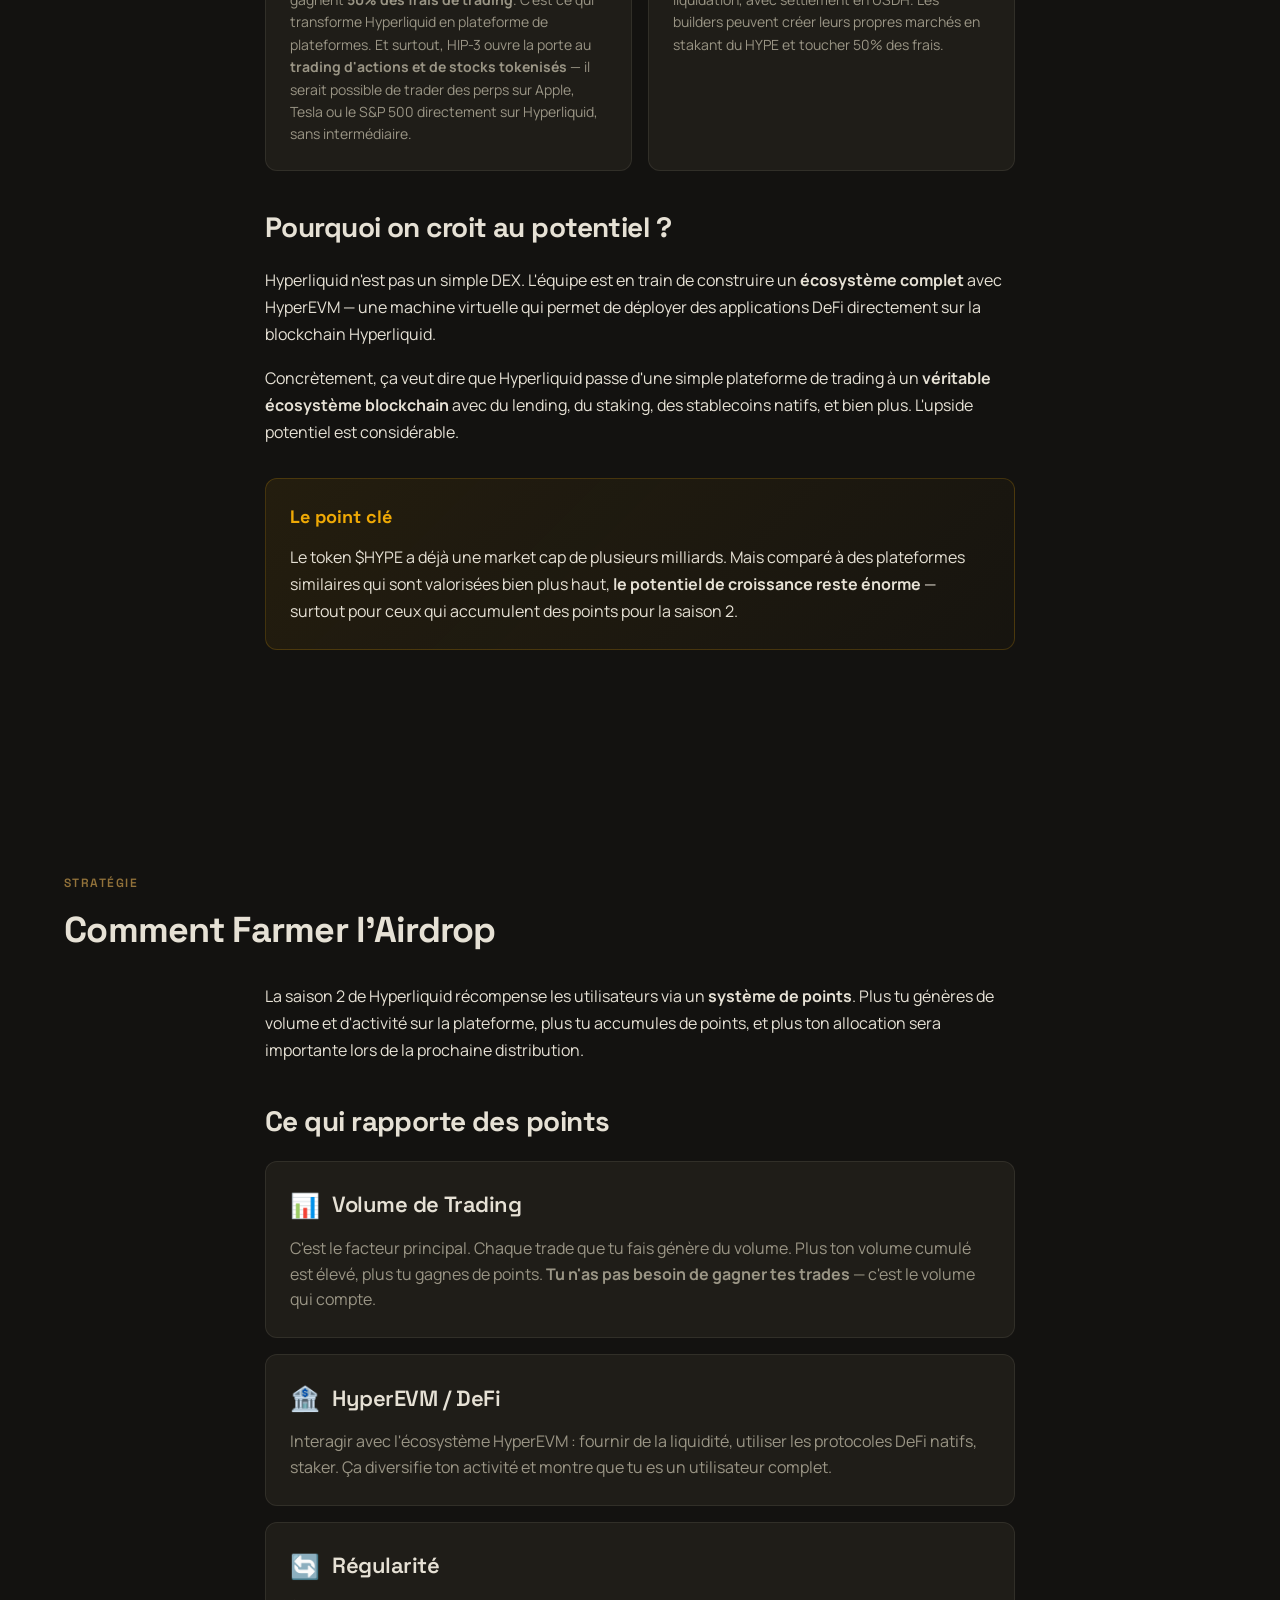
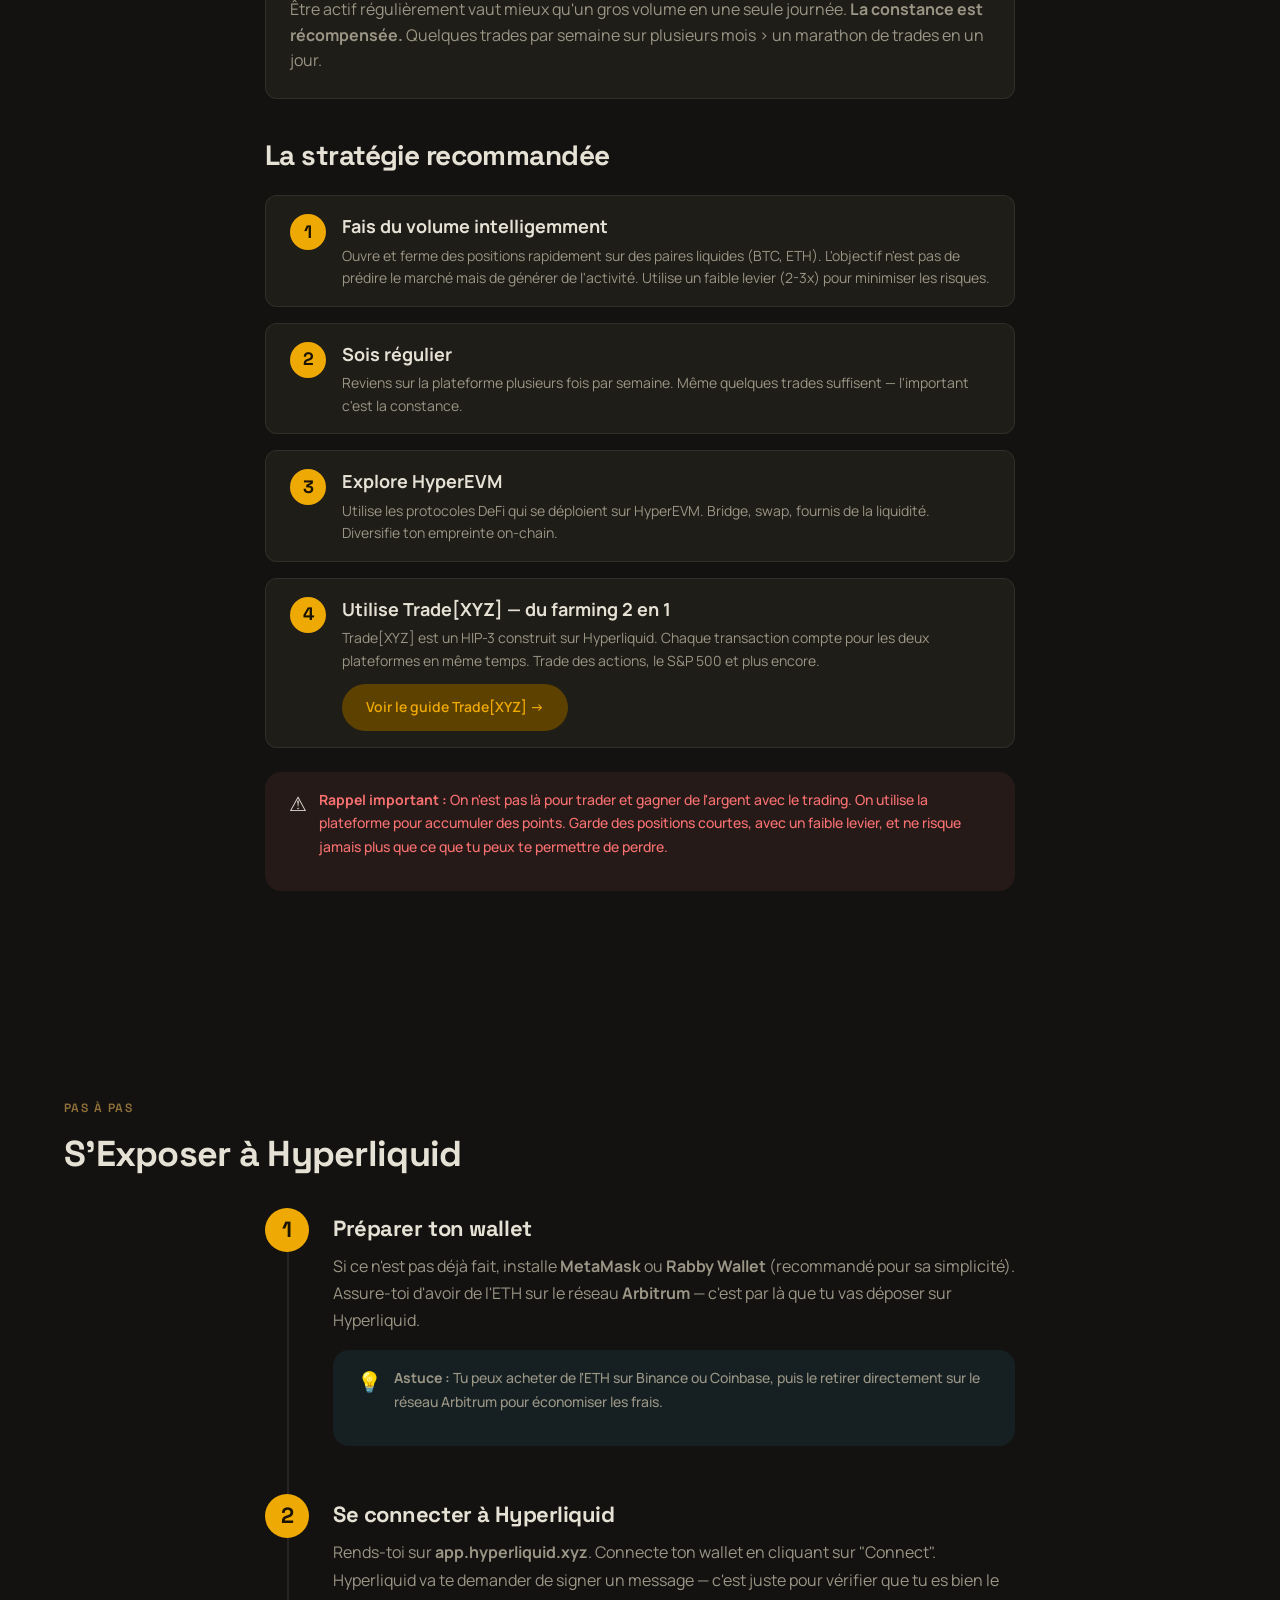
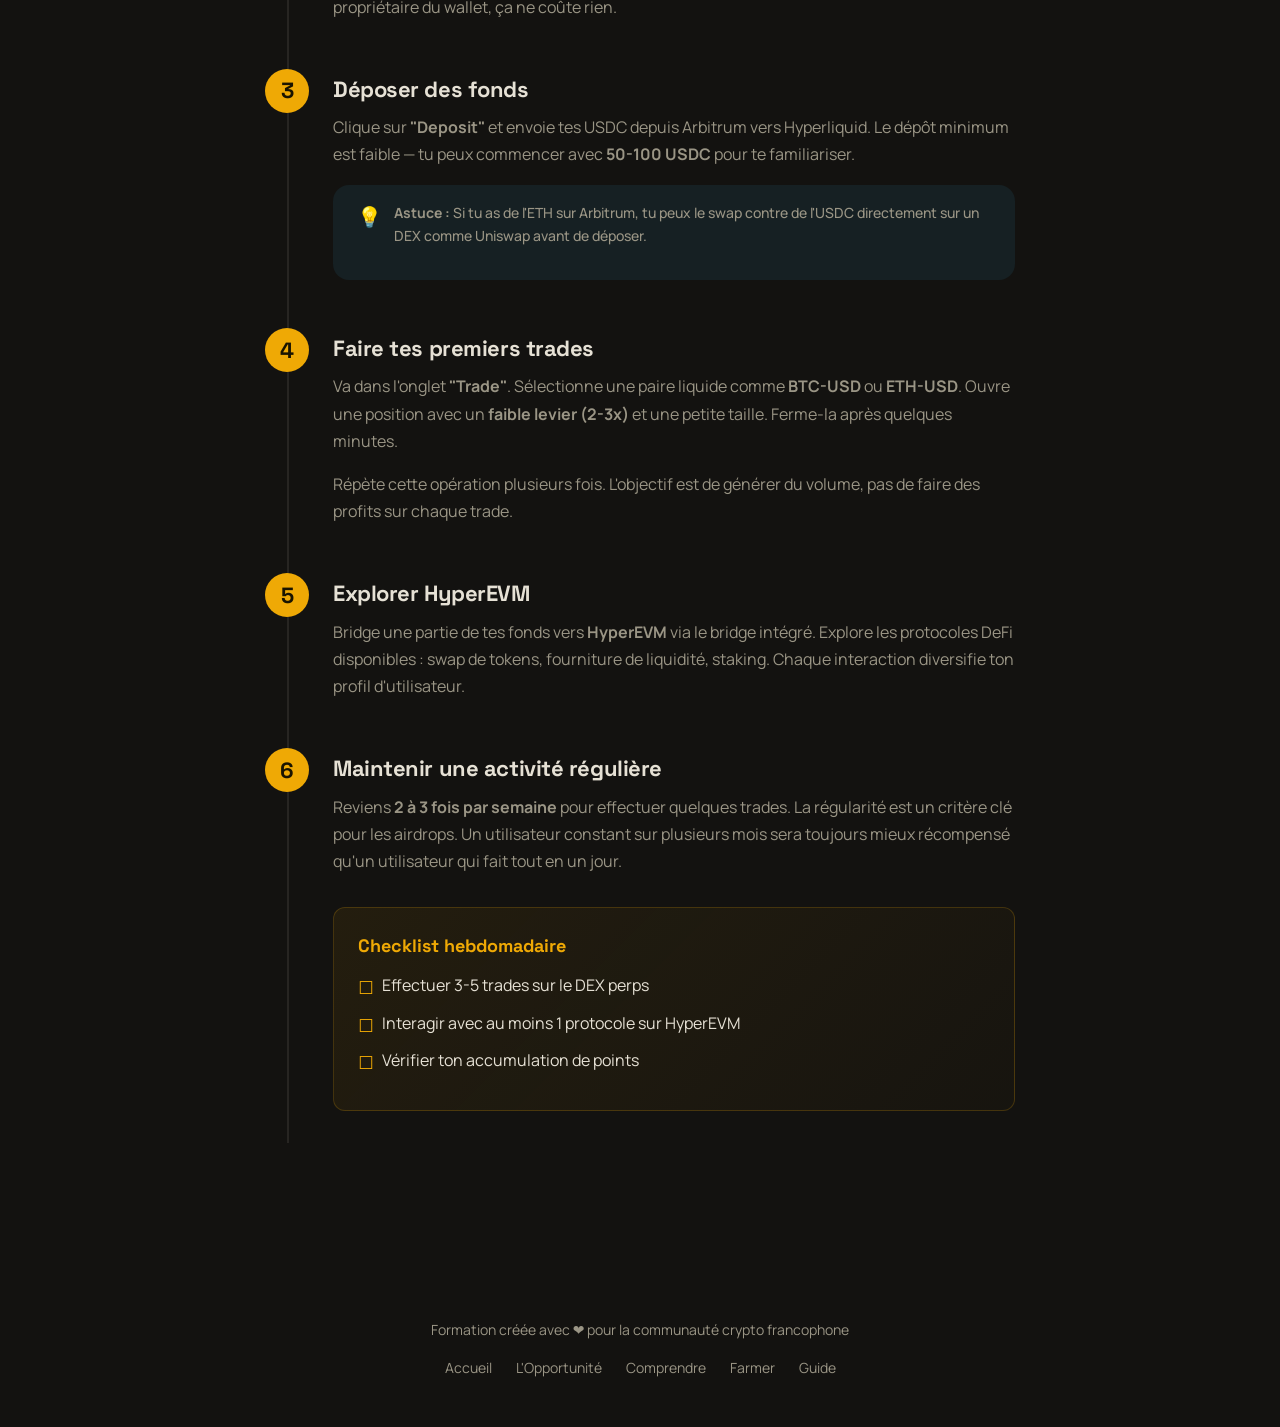
<file: hyperliquid.html>
<!DOCTYPE html>
<html lang="fr" data-theme="dark">
<head>
  <meta charset="UTF-8">
  <meta name="viewport" content="width=device-width, initial-scale=1.0">
  <title>Guide Hyperliquid 2.0 — Airdrop Formation</title>
  <meta name="description" content="Guide Hyperliquid : DEX perpétuel décentralisé, fonctionnement et stratégies de trading.">
  <meta property="og:title" content="Guide Hyperliquid 2.0 — Airdrop Formation">
  <meta property="og:description" content="Guide Hyperliquid : DEX perpétuel décentralisé, fonctionnement et stratégies de trading.">
  <meta property="og:type" content="website">
  <link rel="icon" type="image/svg+xml" href="data:image/svg+xml,%3Csvg xmlns='http://www.w3.org/2000/svg' viewBox='0 0 32 32'%3E%3Crect width='32' height='32' rx='6' fill='%23efa905'/%3E%3Ctext x='16' y='22' font-family='sans-serif' font-size='18' font-weight='bold' fill='%231a1400' text-anchor='middle'%3EAF%3C/text%3E%3C/svg%3E">
  <link rel="preconnect" href="https://fonts.googleapis.com">
  <link rel="preconnect" href="https://fonts.gstatic.com" crossorigin>
  <link href="https://fonts.googleapis.com/css2?family=Manrope:wght@300;400;500;600;700;800&family=Space+Grotesk:wght@400;500;600;700&display=swap" rel="stylesheet">
  <link rel="stylesheet" href="style.css">
  <link rel="stylesheet" href="guide.css">
</head>
<body>

  <!-- Scroll Progress -->
  <div class="scroll-progress" id="scrollProgress"></div>

  <!-- Navigation -->
  <nav class="nav" id="nav">
    <a href="index.html" class="nav-logo">AF</a>
    <ul class="nav-links">
      <li><a href="#hook" class="active">L'Opportunité</a></li>
      <li><a href="#understand">Comprendre</a></li>
      <li><a href="#farm">Farmer</a></li>
      <li><a href="#steps">Guide</a></li>
    </ul>
    <button class="theme-toggle" id="themeToggle" type="button" aria-label="Changer de thème">
      <span class="theme-toggle-icon moon">🌙</span>
      <span class="theme-toggle-icon sun">☀️</span>
    </button>
    <button class="nav-hamburger" id="navHamburger" aria-label="Menu">☰</button>
  </nav>

  <main>

  <!-- ═══════════════ SECTION 1 — HOOK ═══════════════ -->
  <section class="guide-section section" id="hook">
    <div class="container">
      <a href="module5.html" class="back-link reveal">← Retour aux Plays</a>

      <div class="guide-hero reveal reveal-delay-1">
        <img src="HL symbol_light green.png" alt="Hyperliquid" class="guide-hero-logo">
        <div class="guide-hero-badge">Hyperliquid 2.0</div>
        <h1 class="guide-hero-title">L'Airdrop qui a Créé<br>des <span class="gradient-text">Millionnaires</span></h1>
        <p class="guide-hero-subtitle">Novembre 2024. Hyperliquid distribue le plus gros airdrop de l'histoire de la crypto. Et la saison 2 est en cours.</p>
      </div>

      <div class="stats-row reveal reveal-delay-2">
        <div class="stat-card">
          <div class="stat-value">$9 Mds</div>
          <div class="stat-label">Valeur totale distribuée</div>
        </div>
        <div class="stat-card">
          <div class="stat-value">~94 000</div>
          <div class="stat-label">Wallets éligibles</div>
        </div>
        <div class="stat-card">
          <div class="stat-value">$28 000+</div>
          <div class="stat-label">Airdrop médian</div>
        </div>
      </div>

      <div class="guide-content reveal reveal-delay-3">
        <p>Le 29 novembre 2024, Hyperliquid a lancé son token <strong>$HYPE</strong> avec un airdrop massif : <strong>310 millions de tokens</strong> distribués gratuitement aux utilisateurs de la plateforme. Au prix de lancement, certains wallets ont reçu l'équivalent de <strong>dizaines, centaines de milliers de dollars</strong>, ou même, pour les meilleurs utilisateurs, <strong>des millions</strong>.</p>
        <p>Ce n'était pas de la chance. C'était le résultat d'une stratégie simple : <strong>être actif sur la bonne plateforme, au bon moment.</strong></p>

        <div class="highlight-box">
          <div class="highlight-box-title">La bonne nouvelle ?</div>
          <p>Hyperliquid n'a distribué que <strong>31% de son supply</strong> lors de la saison 1. Une saison 2 est confirmée, avec potentiellement encore plus de tokens à distribuer. C'est maintenant qu'il faut se positionner.</p>
          <img src="G5vGlauXwAAAbFG.png" alt="Hyperliquid Token Allocation — 38.89% réservés aux futures récompenses communautaires" class="guide-image">
        </div>
      </div>
    </div>
  </section>

  <!-- ═══════════════ SECTION 2 — COMPRENDRE ═══════════════ -->
  <section class="guide-section section" id="understand">
    <div class="container">
      <div class="section-label reveal">Comprendre</div>
      <h2 class="section-title reveal reveal-delay-1">Qu'est-ce que Hyperliquid ?</h2>

      <div class="guide-content reveal reveal-delay-2">
        <p>Hyperliquid est un <strong>exchange décentralisé (DEX) de contrats perpétuels</strong> — c'est-à-dire une plateforme qui permet de trader des cryptos avec effet de levier, directement depuis ton wallet, sans intermédiaire centralisé.</p>
        <p>Contrairement aux exchanges classiques comme Binance ou Bybit, tes fonds restent sous ton contrôle. Pas de KYC, pas de vérification d'identité. Tu connectes ton wallet, tu déposes, et tu trades.</p>

        <h3 class="guide-subtitle">Pourquoi Hyperliquid est différent ?</h3>
        <p>Hyperliquid a construit sa propre blockchain (un L1) spécialement optimisée pour le trading. Le résultat :</p>

        <div class="features-grid">
          <div class="feature-item">
            <span class="feature-icon">⚡</span>
            <div>
              <strong>Ultra-rapide</strong>
              <p>Exécution des ordres en moins d'une seconde. Aussi fluide qu'un exchange centralisé.</p>
            </div>
          </div>
          <div class="feature-item">
            <span class="feature-icon">💸</span>
            <div>
              <strong>Frais très bas</strong>
              <p>Pas de gas fees pour trader. Les frais de trading sont parmi les plus bas du marché.</p>
            </div>
          </div>
          <div class="feature-item">
            <span class="feature-icon">📈</span>
            <div>
              <strong>Volume massif</strong>
              <p>Des milliards de dollars de volume quotidien. Hyperliquid rivalise avec les plus gros exchanges centralisés.</p>
            </div>
          </div>
          <div class="feature-item">
            <span class="feature-icon">🔐</span>
            <div>
              <strong>Tes clés, tes fonds</strong>
              <p>Pas besoin de faire confiance à un tiers. Tu gardes le contrôle total de tes actifs.</p>
            </div>
          </div>
        </div>

        <h3 class="guide-subtitle">Les HIPs — Hype Improvement Proposals</h3>
        <p>Hyperliquid évolue à travers des <strong>HIPs (Hype Improvement Proposals)</strong>, des mises à jour majeures qui étendent les capacités de la plateforme. C'est ce qui rend l'écosystème de plus en plus complet — et attractif.</p>

        <div class="hip-cards">
          <div class="hip-card">
            <div class="hip-badge">HIP-1</div>
            <h4>Standard de Token Natif</h4>
            <p>HIP-1 définit le standard pour déployer des tokens natifs sur la blockchain Hyperliquid — l'équivalent de l'ERC-20 sur Ethereum. Les tokens sont des actifs de premier rang, intégrés directement au carnet d'ordres on-chain. Le déploiement passe par un système d'<strong>enchères hollandaises</strong> pour le ticker du token, ce qui évite le squattage de noms.</p>
          </div>
          <div class="hip-card">
            <div class="hip-badge">HIP-2</div>
            <h4>Hyperliquidity</h4>
            <p>HIP-2 résout le problème de liquidité au lancement. Il fournit un <strong>market-making automatisé au niveau du protocole</strong> pour chaque token HIP-1. Concrètement, c'est comme un AMM (type Uniswap), mais la liquidité s'exprime sous forme d'ordres limites sur le carnet d'ordres. Résultat : chaque nouveau token est immédiatement tradeable avec des spreads raisonnables.</p>
          </div>
          <div class="hip-card">
            <div class="hip-badge">HIP-3</div>
            <h4>Perpetuels Permissionless</h4>
            <p>HIP-3 permet à des <strong>builders tiers de déployer leurs propres marchés de contrats perpétuels</strong> sur Hyperliquid, sans dépendre des validateurs pour lister de nouveaux marchés. Les déployeurs stakent du HYPE, opèrent leur propre DEX perps avec des carnets d'ordres indépendants, et gagnent <strong>50% des frais de trading</strong>. C'est ce qui transforme Hyperliquid en plateforme de plateformes. Et surtout, HIP-3 ouvre la porte au <strong>trading d'actions et de stocks tokenisés</strong> — il serait possible de trader des perps sur Apple, Tesla ou le S&P 500 directement sur Hyperliquid, sans intermédiaire.</p>
          </div>
          <div class="hip-card">
            <div class="hip-badge">HIP-4</div><span class="coming-soon-badge">Coming Soon</span>
            <h4>Marchés de Prédiction & Options</h4>
            <p>HIP-4 introduit les <strong>contrats à résultat</strong> : marchés de prédiction (sport, élections, données économiques) et produits similaires aux options, directement sur Hyperliquid. Pense à <strong>Polymarket</strong>, mais intégré nativement dans Hyperliquid — entièrement collatéralisé, sans liquidation, avec settlement en USDH. Les builders peuvent créer leurs propres marchés en stakant du HYPE et toucher 50% des frais.</p>
          </div>
        </div>

        <h3 class="guide-subtitle">Pourquoi on croit au potentiel ?</h3>
        <p>Hyperliquid n'est pas un simple DEX. L'équipe est en train de construire un <strong>écosystème complet</strong> avec HyperEVM — une machine virtuelle qui permet de déployer des applications DeFi directement sur la blockchain Hyperliquid.</p>
        <p>Concrètement, ça veut dire que Hyperliquid passe d'une simple plateforme de trading à un <strong>véritable écosystème blockchain</strong> avec du lending, du staking, des stablecoins natifs, et bien plus. L'upside potentiel est considérable.</p>

        <div class="highlight-box">
          <div class="highlight-box-title">Le point clé</div>
          <p>Le token $HYPE a déjà une market cap de plusieurs milliards. Mais comparé à des plateformes similaires qui sont valorisées bien plus haut, <strong>le potentiel de croissance reste énorme</strong> — surtout pour ceux qui accumulent des points pour la saison 2.</p>
        </div>
      </div>
    </div>
  </section>

  <!-- ═══════════════ SECTION 3 — FARMER ═══════════════ -->
  <section class="guide-section section" id="farm">
    <div class="container">
      <div class="section-label reveal">Stratégie</div>
      <h2 class="section-title reveal reveal-delay-1">Comment Farmer l'Airdrop</h2>

      <div class="guide-content reveal reveal-delay-2">
        <p>La saison 2 de Hyperliquid récompense les utilisateurs via un <strong>système de points</strong>. Plus tu génères de volume et d'activité sur la plateforme, plus tu accumules de points, et plus ton allocation sera importante lors de la prochaine distribution.</p>

        <h3 class="guide-subtitle">Ce qui rapporte des points</h3>

        <div class="method-cards">
          <div class="method-card">
            <div class="method-header">
              <span class="method-icon">📊</span>
              <h4>Volume de Trading</h4>
            </div>
            <p>C'est le facteur principal. Chaque trade que tu fais génère du volume. Plus ton volume cumulé est élevé, plus tu gagnes de points. <strong>Tu n'as pas besoin de gagner tes trades</strong> — c'est le volume qui compte.</p>
          </div>
          <div class="method-card">
            <div class="method-header">
              <span class="method-icon">🏦</span>
              <h4>HyperEVM / DeFi</h4>
            </div>
            <p>Interagir avec l'écosystème HyperEVM : fournir de la liquidité, utiliser les protocoles DeFi natifs, staker. Ça diversifie ton activité et montre que tu es un utilisateur complet.</p>
          </div>
          <div class="method-card">
            <div class="method-header">
              <span class="method-icon">🔄</span>
              <h4>Régularité</h4>
            </div>
            <p>Être actif régulièrement vaut mieux qu'un gros volume en une seule journée. <strong>La constance est récompensée.</strong> Quelques trades par semaine sur plusieurs mois > un marathon de trades en un jour.</p>
          </div>
        </div>

        <h3 class="guide-subtitle">La stratégie recommandée</h3>

        <div class="strategy-box">
          <div class="strategy-item">
            <div class="strategy-num">1</div>
            <div>
              <strong>Fais du volume intelligemment</strong>
              <p>Ouvre et ferme des positions rapidement sur des paires liquides (BTC, ETH). L'objectif n'est pas de prédire le marché mais de générer de l'activité. Utilise un faible levier (2-3x) pour minimiser les risques.</p>
            </div>
          </div>
          <div class="strategy-item">
            <div class="strategy-num">2</div>
            <div>
              <strong>Sois régulier</strong>
              <p>Reviens sur la plateforme plusieurs fois par semaine. Même quelques trades suffisent — l'important c'est la constance.</p>
            </div>
          </div>
          <div class="strategy-item">
            <div class="strategy-num">3</div>
            <div>
              <strong>Explore HyperEVM</strong>
              <p>Utilise les protocoles DeFi qui se déploient sur HyperEVM. Bridge, swap, fournis de la liquidité. Diversifie ton empreinte on-chain.</p>
            </div>
          </div>
          <div class="strategy-item">
            <div class="strategy-num">4</div>
            <div>
              <strong>Utilise Trade[XYZ] — du farming 2 en 1</strong>
              <p>Trade[XYZ] est un HIP-3 construit sur Hyperliquid. Chaque transaction compte pour les deux plateformes en même temps. Trade des actions, le S&P 500 et plus encore.</p>
              <a href="tradexyz.html" class="play-card-cta" style="margin-top: var(--sp-3);">Voir le guide Trade[XYZ] →</a>
            </div>
          </div>
        </div>

        <div class="warning-box">
          <span style="font-size:1.25rem;">⚠️</span>
          <p><strong>Rappel important :</strong> On n'est pas là pour trader et gagner de l'argent avec le trading. On utilise la plateforme pour accumuler des points. Garde des positions courtes, avec un faible levier, et ne risque jamais plus que ce que tu peux te permettre de perdre.</p>
        </div>
      </div>
    </div>
  </section>

  <!-- ═══════════════ SECTION 4 — ÉTAPES ═══════════════ -->
  <section class="guide-section section" id="steps">
    <div class="container">
      <div class="section-label reveal">Pas à Pas</div>
      <h2 class="section-title reveal reveal-delay-1">S'Exposer à Hyperliquid</h2>

      <div class="guide-steps">

        <div class="guide-step reveal">
          <div class="guide-step-number">1</div>
          <div class="guide-step-content">
            <h3>Préparer ton wallet</h3>
            <p>Si ce n'est pas déjà fait, installe <strong>MetaMask</strong> ou <strong>Rabby Wallet</strong> (recommandé pour sa simplicité). Assure-toi d'avoir de l'ETH sur le réseau <strong>Arbitrum</strong> — c'est par là que tu vas déposer sur Hyperliquid.</p>
            <div class="tip-box">
              <span style="font-size:1.25rem;">💡</span>
              <p><strong>Astuce :</strong> Tu peux acheter de l'ETH sur Binance ou Coinbase, puis le retirer directement sur le réseau Arbitrum pour économiser les frais.</p>
            </div>
          </div>
        </div>

        <div class="guide-step reveal reveal-delay-1">
          <div class="guide-step-number">2</div>
          <div class="guide-step-content">
            <h3>Se connecter à Hyperliquid</h3>
            <p>Rends-toi sur <strong>app.hyperliquid.xyz</strong>. Connecte ton wallet en cliquant sur "Connect". Hyperliquid va te demander de signer un message — c'est juste pour vérifier que tu es bien le propriétaire du wallet, ça ne coûte rien.</p>
          </div>
        </div>

        <div class="guide-step reveal reveal-delay-2">
          <div class="guide-step-number">3</div>
          <div class="guide-step-content">
            <h3>Déposer des fonds</h3>
            <p>Clique sur <strong>"Deposit"</strong> et envoie tes USDC depuis Arbitrum vers Hyperliquid. Le dépôt minimum est faible — tu peux commencer avec <strong>50-100 USDC</strong> pour te familiariser.</p>
            <div class="tip-box">
              <span style="font-size:1.25rem;">💡</span>
              <p><strong>Astuce :</strong> Si tu as de l'ETH sur Arbitrum, tu peux le swap contre de l'USDC directement sur un DEX comme Uniswap avant de déposer.</p>
            </div>
          </div>
        </div>

        <div class="guide-step reveal reveal-delay-3">
          <div class="guide-step-number">4</div>
          <div class="guide-step-content">
            <h3>Faire tes premiers trades</h3>
            <p>Va dans l'onglet <strong>"Trade"</strong>. Sélectionne une paire liquide comme <strong>BTC-USD</strong> ou <strong>ETH-USD</strong>. Ouvre une position avec un <strong>faible levier (2-3x)</strong> et une petite taille. Ferme-la après quelques minutes.</p>
            <p>Répète cette opération plusieurs fois. L'objectif est de générer du volume, pas de faire des profits sur chaque trade.</p>
          </div>
        </div>

        <div class="guide-step reveal">
          <div class="guide-step-number">5</div>
          <div class="guide-step-content">
            <h3>Explorer HyperEVM</h3>
            <p>Bridge une partie de tes fonds vers <strong>HyperEVM</strong> via le bridge intégré. Explore les protocoles DeFi disponibles : swap de tokens, fourniture de liquidité, staking. Chaque interaction diversifie ton profil d'utilisateur.</p>
          </div>
        </div>

        <div class="guide-step reveal reveal-delay-1">
          <div class="guide-step-number">6</div>
          <div class="guide-step-content">
            <h3>Maintenir une activité régulière</h3>
            <p>Reviens <strong>2 à 3 fois par semaine</strong> pour effectuer quelques trades. La régularité est un critère clé pour les airdrops. Un utilisateur constant sur plusieurs mois sera toujours mieux récompensé qu'un utilisateur qui fait tout en un jour.</p>

            <div class="highlight-box">
              <div class="highlight-box-title">Checklist hebdomadaire</div>
              <ul class="checklist">
                <li>Effectuer 3-5 trades sur le DEX perps</li>
                <li>Interagir avec au moins 1 protocole sur HyperEVM</li>
                <li>Vérifier ton accumulation de points</li>
              </ul>
            </div>
          </div>
        </div>

      </div>
    </div>
  </section>

  </main>

  <!-- ═══════════════ FOOTER ═══════════════ -->
  <footer class="footer">
    <div class="container">
      <p class="footer-text">Formation créée avec ❤️ pour la communauté crypto francophone</p>
      <div class="footer-links">
        <a href="index.html">Accueil</a>
        <a href="#hook">L'Opportunité</a>
        <a href="#understand">Comprendre</a>
        <a href="#farm">Farmer</a>
        <a href="#steps">Guide</a>
      </div>
    </div>
  </footer>

  <script>(function(){var s=localStorage.getItem('theme');if(s)document.documentElement.setAttribute('data-theme',s);})();</script>
  <script src="script.js"></script>
  <script>(function(){var t=document.getElementById('themeToggle');if(t)t.addEventListener('click',function(){localStorage.setItem('theme',document.documentElement.getAttribute('data-theme'));});})();</script>
</body>
</html>
</file>
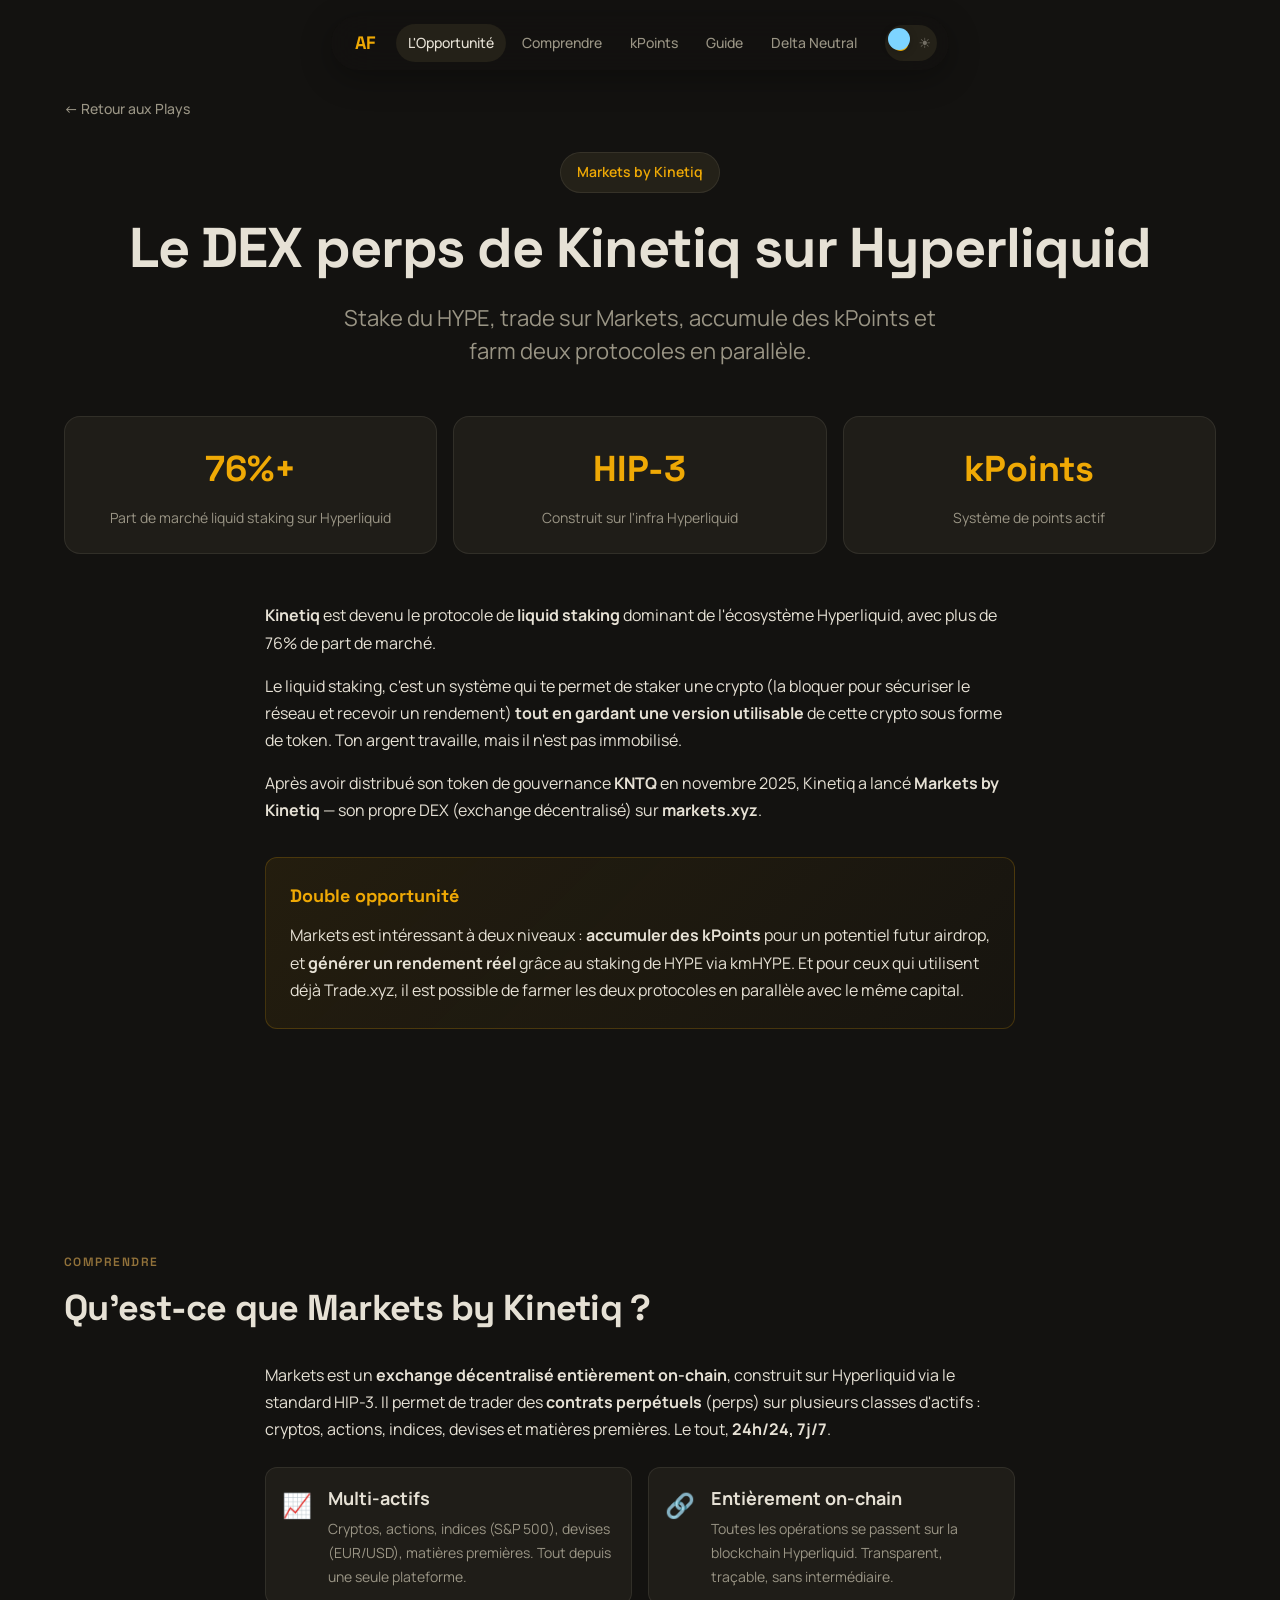
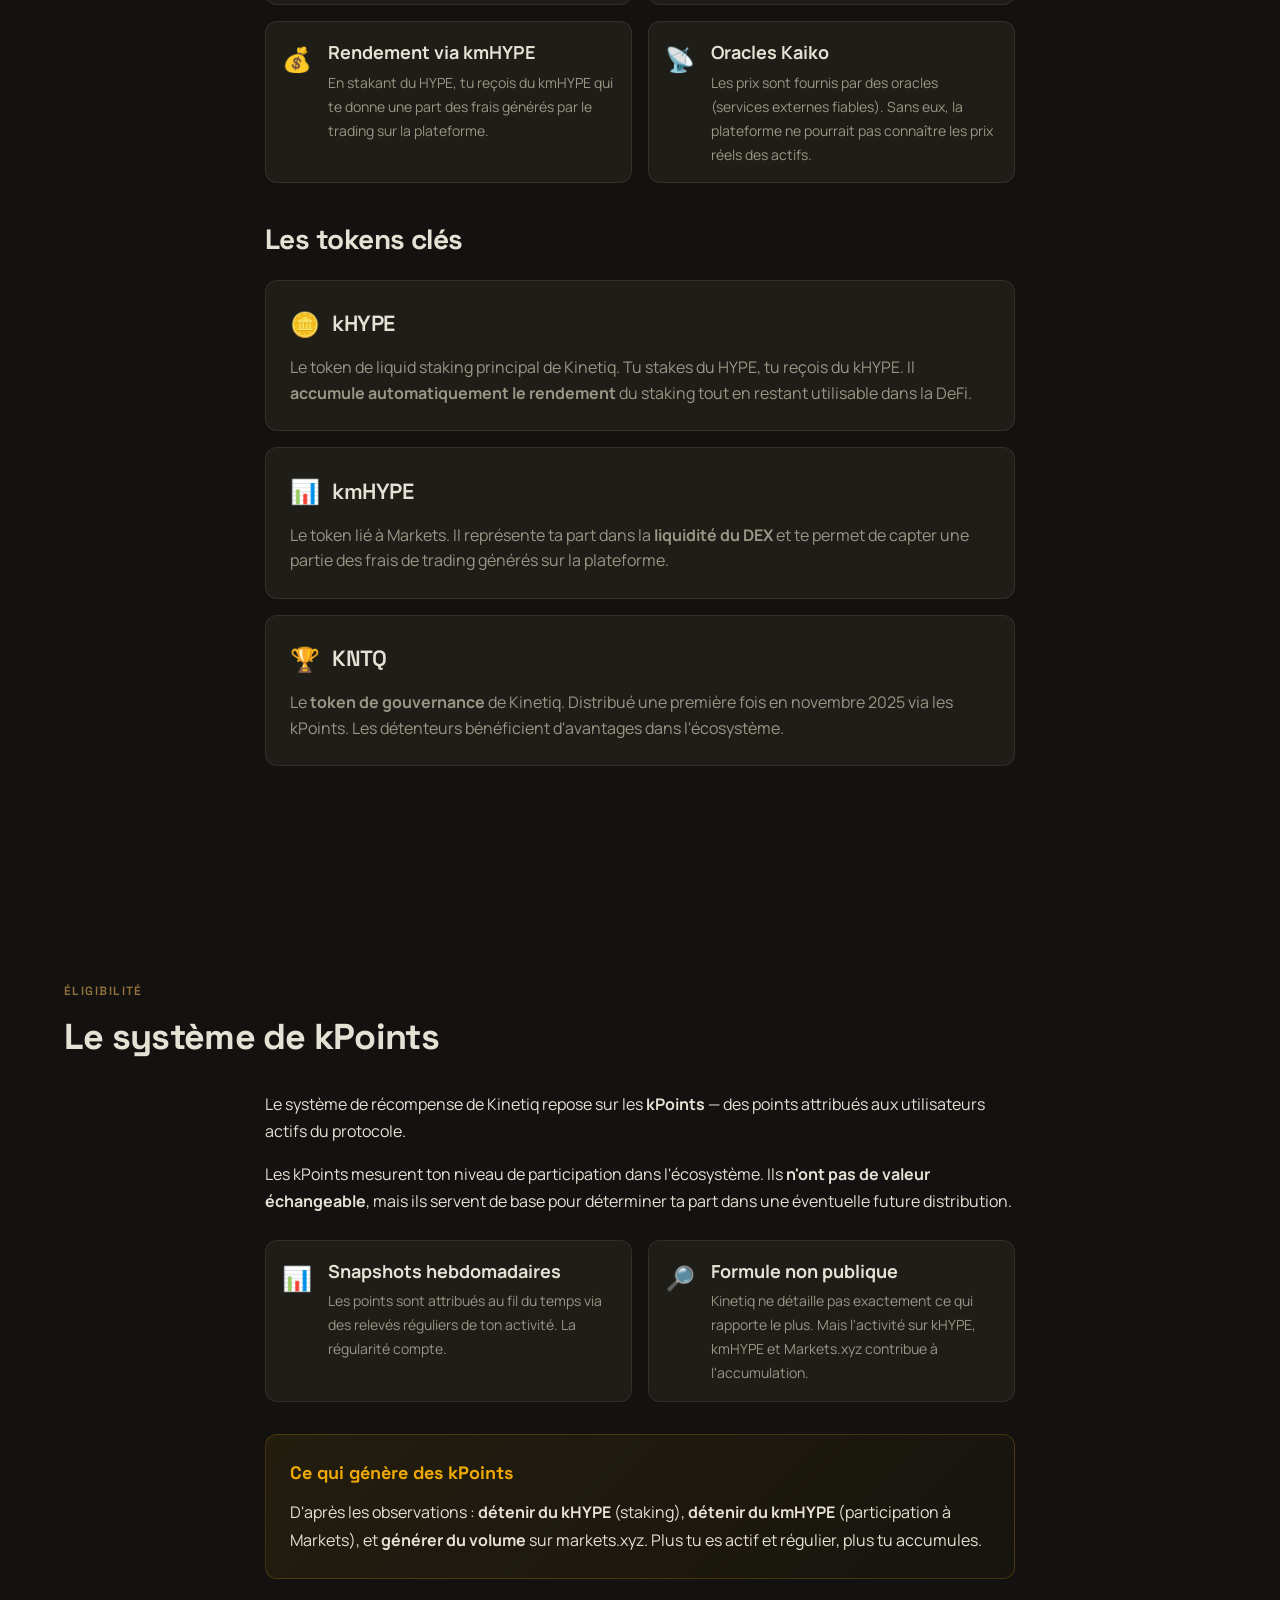
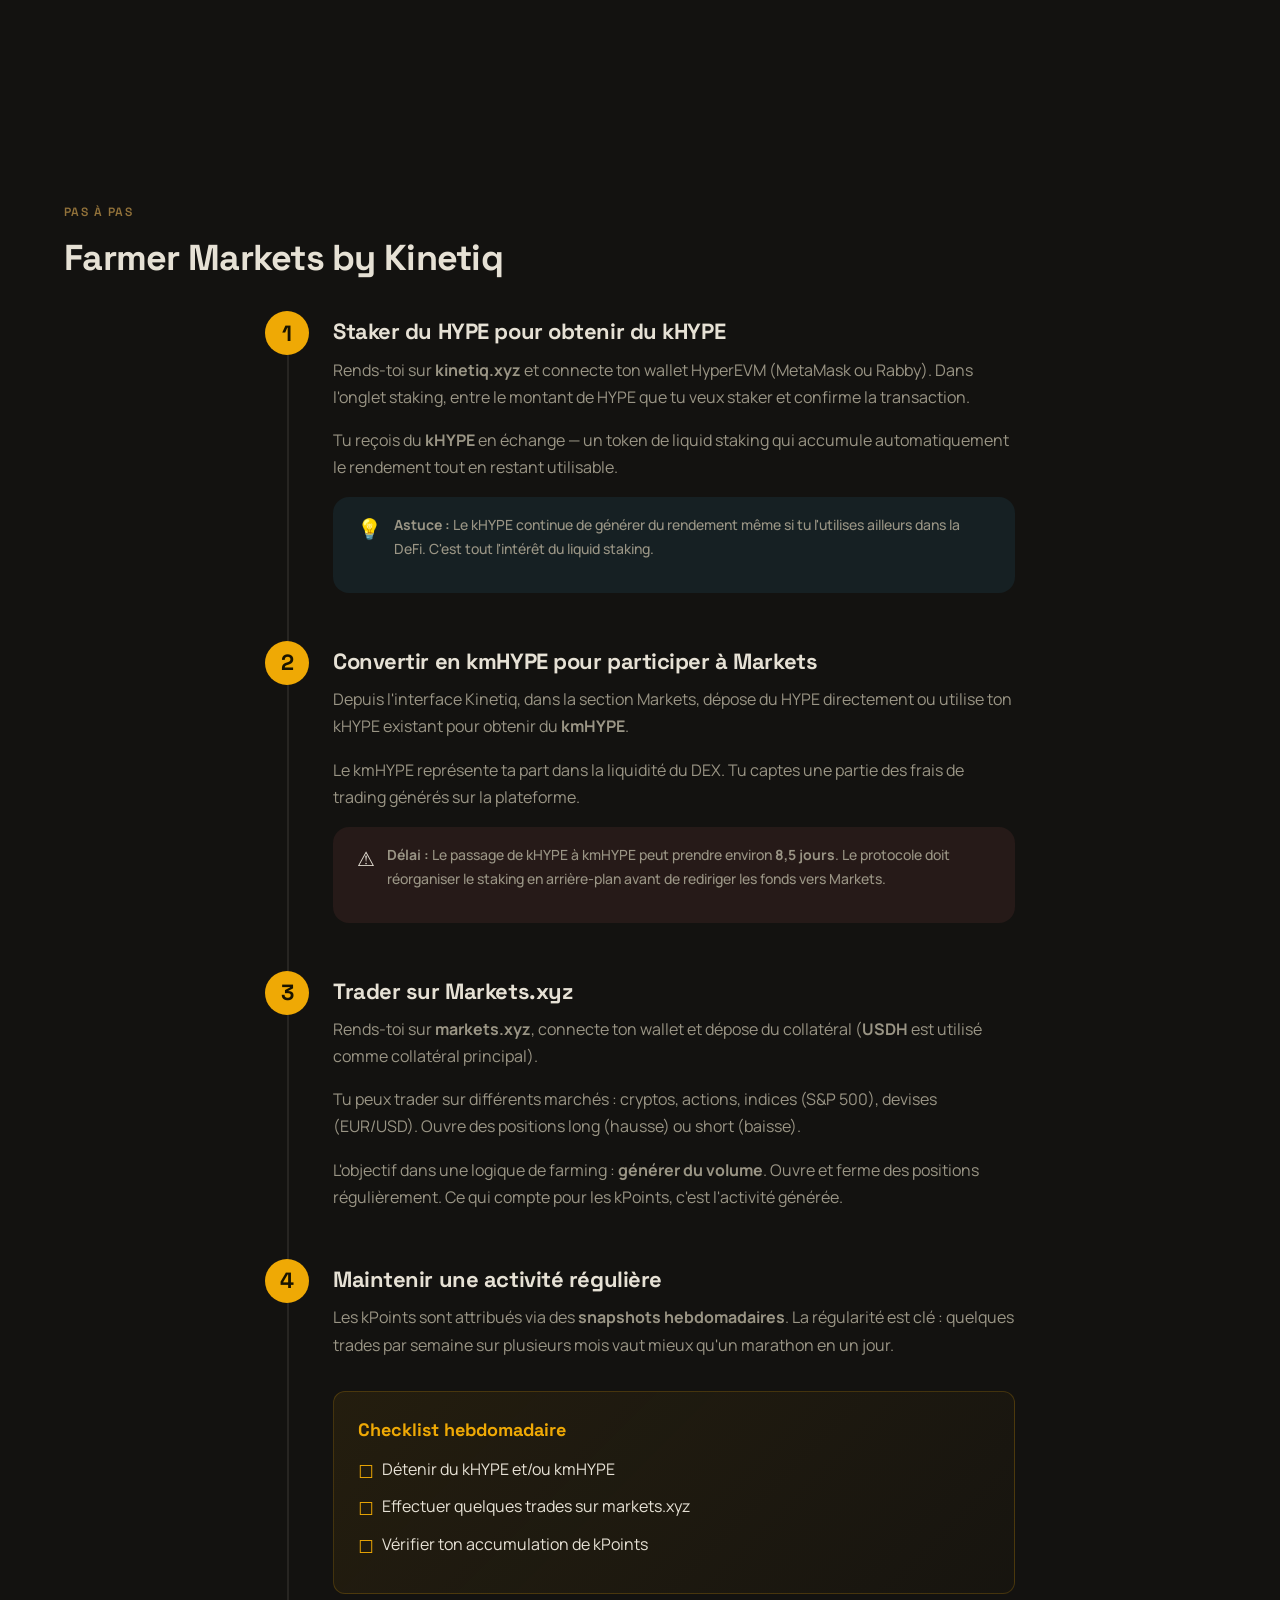
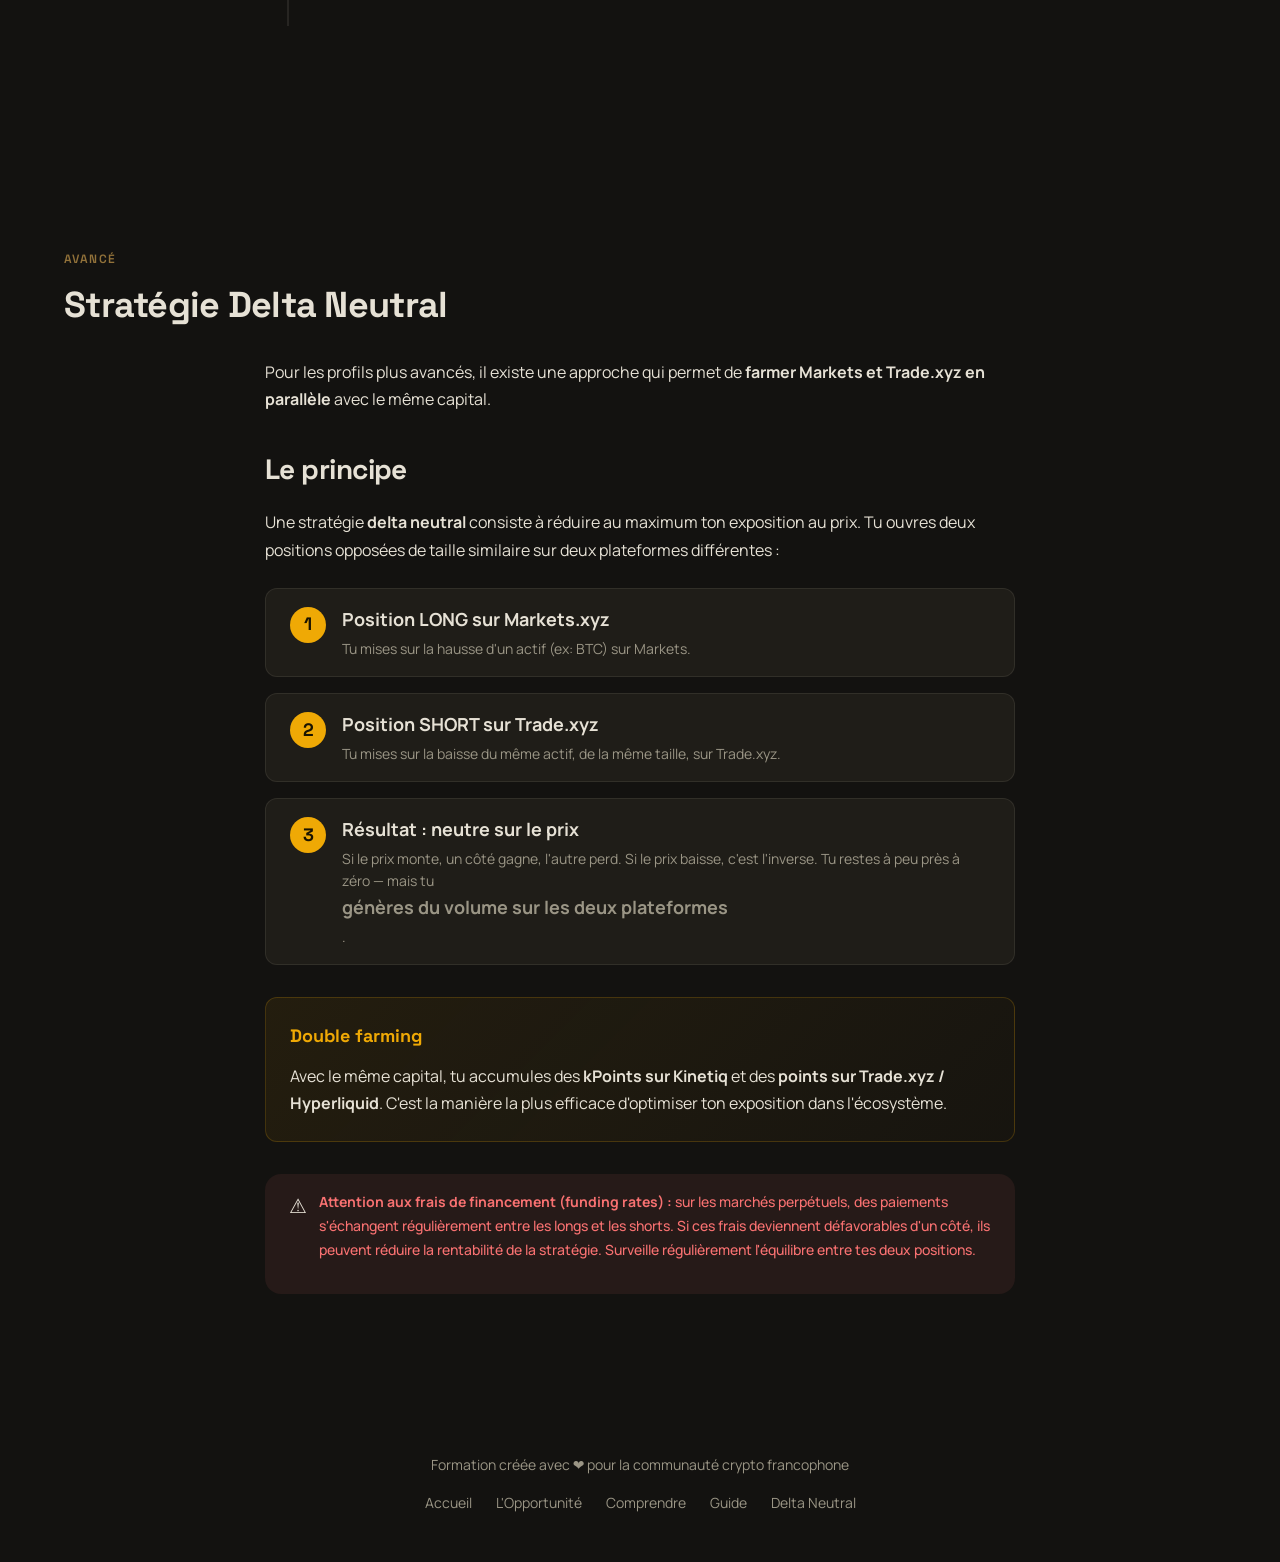
<file: markets.html>
<!DOCTYPE html>
<html lang="fr" data-theme="dark">
<head>
  <meta charset="UTF-8">
  <meta name="viewport" content="width=device-width, initial-scale=1.0">
  <title>Guide Markets by Kinetiq — Airdrop Formation</title>
  <link rel="preconnect" href="https://fonts.googleapis.com">
  <link rel="preconnect" href="https://fonts.gstatic.com" crossorigin>
  <link href="https://fonts.googleapis.com/css2?family=Manrope:wght@300;400;500;600;700;800&family=Space+Grotesk:wght@400;500;600;700&display=swap" rel="stylesheet">
  <link rel="stylesheet" href="style.css">
  <link rel="stylesheet" href="guide.css">
</head>
<body>

  <div class="scroll-progress" id="scrollProgress"></div>

  <nav class="nav" id="nav">
    <a href="index.html" class="nav-logo">AF</a>
    <ul class="nav-links">
      <li><a href="#hook" class="active">L'Opportunit&eacute;</a></li>
      <li><a href="#understand">Comprendre</a></li>
      <li><a href="#kpoints">kPoints</a></li>
      <li><a href="#steps">Guide</a></li>
      <li><a href="#delta">Delta Neutral</a></li>
    </ul>
    <div class="theme-toggle" id="themeToggle" role="button" aria-label="Basculer th&egrave;me">
      <span class="theme-toggle-icon moon">&#127769;</span>
      <span class="theme-toggle-icon sun">&#9728;&#65039;</span>
    </div>
    <button class="nav-hamburger" id="navHamburger" aria-label="Menu">&#9776;</button>
  </nav>

  <!-- ═══════════════ SECTION 1 — HOOK ═══════════════ -->
  <section class="guide-section section" id="hook">
    <div class="container">
      <a href="module5.html" class="back-link reveal">&larr; Retour aux Plays</a>

      <div class="guide-hero reveal reveal-delay-1">
        <div class="guide-hero-badge">Markets by Kinetiq</div>
        <h1 class="guide-hero-title">Le DEX perps de <span class="gradient-text">Kinetiq</span> sur Hyperliquid</h1>
        <p class="guide-hero-subtitle">Stake du HYPE, trade sur Markets, accumule des kPoints et farm deux protocoles en parall&egrave;le.</p>
      </div>

      <div class="stats-row reveal reveal-delay-2">
        <div class="stat-card">
          <div class="stat-value">76%+</div>
          <div class="stat-label">Part de march&eacute; liquid staking sur Hyperliquid</div>
        </div>
        <div class="stat-card">
          <div class="stat-value">HIP-3</div>
          <div class="stat-label">Construit sur l'infra Hyperliquid</div>
        </div>
        <div class="stat-card">
          <div class="stat-value">kPoints</div>
          <div class="stat-label">Syst&egrave;me de points actif</div>
        </div>
      </div>

      <div class="guide-content reveal reveal-delay-3">
        <p><strong>Kinetiq</strong> est devenu le protocole de <strong>liquid staking</strong> dominant de l'&eacute;cosyst&egrave;me Hyperliquid, avec plus de 76% de part de march&eacute;.</p>
        <p>Le liquid staking, c'est un syst&egrave;me qui te permet de staker une crypto (la bloquer pour s&eacute;curiser le r&eacute;seau et recevoir un rendement) <strong>tout en gardant une version utilisable</strong> de cette crypto sous forme de token. Ton argent travaille, mais il n'est pas immobilis&eacute;.</p>
        <p>Apr&egrave;s avoir distribu&eacute; son token de gouvernance <strong>KNTQ</strong> en novembre 2025, Kinetiq a lanc&eacute; <strong>Markets by Kinetiq</strong> &mdash; son propre DEX (exchange d&eacute;centralis&eacute;) sur <strong>markets.xyz</strong>.</p>

        <div class="highlight-box">
          <div class="highlight-box-title">Double opportunit&eacute;</div>
          <p>Markets est int&eacute;ressant &agrave; deux niveaux : <strong>accumuler des kPoints</strong> pour un potentiel futur airdrop, et <strong>g&eacute;n&eacute;rer un rendement r&eacute;el</strong> gr&acirc;ce au staking de HYPE via kmHYPE. Et pour ceux qui utilisent d&eacute;j&agrave; Trade.xyz, il est possible de farmer les deux protocoles en parall&egrave;le avec le m&ecirc;me capital.</p>
        </div>
      </div>
    </div>
  </section>

  <!-- ═══════════════ SECTION 2 — COMPRENDRE ═══════════════ -->
  <section class="guide-section section" id="understand">
    <div class="container">
      <div class="section-label reveal">Comprendre</div>
      <h2 class="section-title reveal reveal-delay-1">Qu'est-ce que Markets by Kinetiq ?</h2>

      <div class="guide-content reveal reveal-delay-2">
        <p>Markets est un <strong>exchange d&eacute;centralis&eacute; enti&egrave;rement on-chain</strong>, construit sur Hyperliquid via le standard HIP-3. Il permet de trader des <strong>contrats perp&eacute;tuels</strong> (perps) sur plusieurs classes d'actifs : cryptos, actions, indices, devises et mati&egrave;res premi&egrave;res. Le tout, <strong>24h/24, 7j/7</strong>.</p>

        <div class="features-grid">
          <div class="feature-item">
            <span class="feature-icon">&#128200;</span>
            <div>
              <strong>Multi-actifs</strong>
              <p>Cryptos, actions, indices (S&P 500), devises (EUR/USD), mati&egrave;res premi&egrave;res. Tout depuis une seule plateforme.</p>
            </div>
          </div>
          <div class="feature-item">
            <span class="feature-icon">&#128279;</span>
            <div>
              <strong>Enti&egrave;rement on-chain</strong>
              <p>Toutes les op&eacute;rations se passent sur la blockchain Hyperliquid. Transparent, tra&ccedil;able, sans interm&eacute;diaire.</p>
            </div>
          </div>
          <div class="feature-item">
            <span class="feature-icon">&#128176;</span>
            <div>
              <strong>Rendement via kmHYPE</strong>
              <p>En stakant du HYPE, tu re&ccedil;ois du kmHYPE qui te donne une part des frais g&eacute;n&eacute;r&eacute;s par le trading sur la plateforme.</p>
            </div>
          </div>
          <div class="feature-item">
            <span class="feature-icon">&#128225;</span>
            <div>
              <strong>Oracles Kaiko</strong>
              <p>Les prix sont fournis par des oracles (services externes fiables). Sans eux, la plateforme ne pourrait pas conna&icirc;tre les prix r&eacute;els des actifs.</p>
            </div>
          </div>
        </div>

        <h3 class="guide-subtitle">Les tokens cl&eacute;s</h3>

        <div class="method-cards">
          <div class="method-card">
            <div class="method-header">
              <span class="method-icon">&#129689;</span>
              <h4>kHYPE</h4>
            </div>
            <p>Le token de liquid staking principal de Kinetiq. Tu stakes du HYPE, tu re&ccedil;ois du kHYPE. Il <strong>accumule automatiquement le rendement</strong> du staking tout en restant utilisable dans la DeFi.</p>
          </div>
          <div class="method-card">
            <div class="method-header">
              <span class="method-icon">&#128202;</span>
              <h4>kmHYPE</h4>
            </div>
            <p>Le token li&eacute; &agrave; Markets. Il repr&eacute;sente ta part dans la <strong>liquidit&eacute; du DEX</strong> et te permet de capter une partie des frais de trading g&eacute;n&eacute;r&eacute;s sur la plateforme.</p>
          </div>
          <div class="method-card">
            <div class="method-header">
              <span class="method-icon">&#127942;</span>
              <h4>KNTQ</h4>
            </div>
            <p>Le <strong>token de gouvernance</strong> de Kinetiq. Distribu&eacute; une premi&egrave;re fois en novembre 2025 via les kPoints. Les d&eacute;tenteurs b&eacute;n&eacute;ficient d'avantages dans l'&eacute;cosyst&egrave;me.</p>
          </div>
        </div>
      </div>
    </div>
  </section>

  <!-- ═══════════════ SECTION 3 — kPOINTS ═══════════════ -->
  <section class="guide-section section" id="kpoints">
    <div class="container">
      <div class="section-label reveal">&Eacute;ligibilit&eacute;</div>
      <h2 class="section-title reveal reveal-delay-1">Le syst&egrave;me de kPoints</h2>

      <div class="guide-content reveal reveal-delay-2">
        <p>Le syst&egrave;me de r&eacute;compense de Kinetiq repose sur les <strong>kPoints</strong> &mdash; des points attribu&eacute;s aux utilisateurs actifs du protocole.</p>
        <p>Les kPoints mesurent ton niveau de participation dans l'&eacute;cosyst&egrave;me. Ils <strong>n'ont pas de valeur &eacute;changeable</strong>, mais ils servent de base pour d&eacute;terminer ta part dans une &eacute;ventuelle future distribution.</p>

        <div class="features-grid">
          <div class="feature-item">
            <span class="feature-icon">&#128202;</span>
            <div>
              <strong>Snapshots hebdomadaires</strong>
              <p>Les points sont attribu&eacute;s au fil du temps via des relev&eacute;s r&eacute;guliers de ton activit&eacute;. La r&eacute;gularit&eacute; compte.</p>
            </div>
          </div>
          <div class="feature-item">
            <span class="feature-icon">&#128270;</span>
            <div>
              <strong>Formule non publique</strong>
              <p>Kinetiq ne d&eacute;taille pas exactement ce qui rapporte le plus. Mais l'activit&eacute; sur kHYPE, kmHYPE et Markets.xyz contribue &agrave; l'accumulation.</p>
            </div>
          </div>
        </div>

        <div class="highlight-box">
          <div class="highlight-box-title">Ce qui g&eacute;n&egrave;re des kPoints</div>
          <p>D'apr&egrave;s les observations : <strong>d&eacute;tenir du kHYPE</strong> (staking), <strong>d&eacute;tenir du kmHYPE</strong> (participation &agrave; Markets), et <strong>g&eacute;n&eacute;rer du volume</strong> sur markets.xyz. Plus tu es actif et r&eacute;gulier, plus tu accumules.</p>
        </div>
      </div>
    </div>
  </section>

  <!-- ═══════════════ SECTION 4 — GUIDE PAS &Agrave; PAS ═══════════════ -->
  <section class="guide-section section" id="steps">
    <div class="container">
      <div class="section-label reveal">Pas &agrave; Pas</div>
      <h2 class="section-title reveal reveal-delay-1">Farmer Markets by Kinetiq</h2>

      <div class="guide-steps">

        <div class="guide-step reveal">
          <div class="guide-step-number">1</div>
          <div class="guide-step-content">
            <h3>Staker du HYPE pour obtenir du kHYPE</h3>
            <p>Rends-toi sur <strong>kinetiq.xyz</strong> et connecte ton wallet HyperEVM (MetaMask ou Rabby). Dans l'onglet staking, entre le montant de HYPE que tu veux staker et confirme la transaction.</p>
            <p>Tu re&ccedil;ois du <strong>kHYPE</strong> en &eacute;change &mdash; un token de liquid staking qui accumule automatiquement le rendement tout en restant utilisable.</p>
            <div class="tip-box">
              <span style="font-size:1.25rem;">&#128161;</span>
              <p><strong>Astuce :</strong> Le kHYPE continue de g&eacute;n&eacute;rer du rendement m&ecirc;me si tu l'utilises ailleurs dans la DeFi. C'est tout l'int&eacute;r&ecirc;t du liquid staking.</p>
            </div>
          </div>
        </div>

        <div class="guide-step reveal reveal-delay-1">
          <div class="guide-step-number">2</div>
          <div class="guide-step-content">
            <h3>Convertir en kmHYPE pour participer &agrave; Markets</h3>
            <p>Depuis l'interface Kinetiq, dans la section Markets, d&eacute;pose du HYPE directement ou utilise ton kHYPE existant pour obtenir du <strong>kmHYPE</strong>.</p>
            <p>Le kmHYPE repr&eacute;sente ta part dans la liquidit&eacute; du DEX. Tu captes une partie des frais de trading g&eacute;n&eacute;r&eacute;s sur la plateforme.</p>
            <div class="warning-box">
              <span style="font-size:1.25rem;">&#9888;&#65039;</span>
              <p><strong>D&eacute;lai :</strong> Le passage de kHYPE &agrave; kmHYPE peut prendre environ <strong>8,5 jours</strong>. Le protocole doit r&eacute;organiser le staking en arri&egrave;re-plan avant de rediriger les fonds vers Markets.</p>
            </div>
          </div>
        </div>

        <div class="guide-step reveal reveal-delay-2">
          <div class="guide-step-number">3</div>
          <div class="guide-step-content">
            <h3>Trader sur Markets.xyz</h3>
            <p>Rends-toi sur <strong>markets.xyz</strong>, connecte ton wallet et d&eacute;pose du collat&eacute;ral (<strong>USDH</strong> est utilis&eacute; comme collat&eacute;ral principal).</p>
            <p>Tu peux trader sur diff&eacute;rents march&eacute;s : cryptos, actions, indices (S&P 500), devises (EUR/USD). Ouvre des positions long (hausse) ou short (baisse).</p>
            <p>L'objectif dans une logique de farming : <strong>g&eacute;n&eacute;rer du volume</strong>. Ouvre et ferme des positions r&eacute;guli&egrave;rement. Ce qui compte pour les kPoints, c'est l'activit&eacute; g&eacute;n&eacute;r&eacute;e.</p>
          </div>
        </div>

        <div class="guide-step reveal reveal-delay-3">
          <div class="guide-step-number">4</div>
          <div class="guide-step-content">
            <h3>Maintenir une activit&eacute; r&eacute;guli&egrave;re</h3>
            <p>Les kPoints sont attribu&eacute;s via des <strong>snapshots hebdomadaires</strong>. La r&eacute;gularit&eacute; est cl&eacute; : quelques trades par semaine sur plusieurs mois vaut mieux qu'un marathon en un jour.</p>

            <div class="highlight-box">
              <div class="highlight-box-title">Checklist hebdomadaire</div>
              <ul class="checklist">
                <li>D&eacute;tenir du kHYPE et/ou kmHYPE</li>
                <li>Effectuer quelques trades sur markets.xyz</li>
                <li>V&eacute;rifier ton accumulation de kPoints</li>
              </ul>
            </div>
          </div>
        </div>

      </div>
    </div>
  </section>

  <!-- ═══════════════ SECTION 5 — DELTA NEUTRAL ═══════════════ -->
  <section class="guide-section section" id="delta">
    <div class="container">
      <div class="section-label reveal">Avanc&eacute;</div>
      <h2 class="section-title reveal reveal-delay-1">Strat&eacute;gie Delta Neutral</h2>

      <div class="guide-content reveal reveal-delay-2">
        <p>Pour les profils plus avanc&eacute;s, il existe une approche qui permet de <strong>farmer Markets et Trade.xyz en parall&egrave;le</strong> avec le m&ecirc;me capital.</p>

        <h3 class="guide-subtitle">Le principe</h3>
        <p>Une strat&eacute;gie <strong>delta neutral</strong> consiste &agrave; r&eacute;duire au maximum ton exposition au prix. Tu ouvres deux positions oppos&eacute;es de taille similaire sur deux plateformes diff&eacute;rentes :</p>

        <div class="strategy-box">
          <div class="strategy-item">
            <div class="strategy-num">1</div>
            <div>
              <strong>Position LONG sur Markets.xyz</strong>
              <p>Tu mises sur la hausse d'un actif (ex: BTC) sur Markets.</p>
            </div>
          </div>
          <div class="strategy-item">
            <div class="strategy-num">2</div>
            <div>
              <strong>Position SHORT sur Trade.xyz</strong>
              <p>Tu mises sur la baisse du m&ecirc;me actif, de la m&ecirc;me taille, sur Trade.xyz.</p>
            </div>
          </div>
          <div class="strategy-item">
            <div class="strategy-num">3</div>
            <div>
              <strong>R&eacute;sultat : neutre sur le prix</strong>
              <p>Si le prix monte, un c&ocirc;t&eacute; gagne, l'autre perd. Si le prix baisse, c'est l'inverse. Tu restes &agrave; peu pr&egrave;s &agrave; z&eacute;ro &mdash; mais tu <strong>g&eacute;n&egrave;res du volume sur les deux plateformes</strong>.</p>
            </div>
          </div>
        </div>

        <div class="highlight-box">
          <div class="highlight-box-title">Double farming</div>
          <p>Avec le m&ecirc;me capital, tu accumules des <strong>kPoints sur Kinetiq</strong> et des <strong>points sur Trade.xyz / Hyperliquid</strong>. C'est la mani&egrave;re la plus efficace d'optimiser ton exposition dans l'&eacute;cosyst&egrave;me.</p>
        </div>

        <div class="warning-box">
          <span style="font-size:1.25rem;">&#9888;&#65039;</span>
          <p><strong>Attention aux frais de financement (funding rates) :</strong> sur les march&eacute;s perp&eacute;tuels, des paiements s'&eacute;changent r&eacute;guli&egrave;rement entre les longs et les shorts. Si ces frais deviennent d&eacute;favorables d'un c&ocirc;t&eacute;, ils peuvent r&eacute;duire la rentabilit&eacute; de la strat&eacute;gie. Surveille r&eacute;guli&egrave;rement l'&eacute;quilibre entre tes deux positions.</p>
        </div>
      </div>
    </div>
  </section>

  <!-- Footer -->
  <footer class="footer">
    <div class="container">
      <p class="footer-text">Formation cr&eacute;&eacute;e avec &#10084;&#65039; pour la communaut&eacute; crypto francophone</p>
      <div class="footer-links">
        <a href="index.html">Accueil</a>
        <a href="#hook">L'Opportunit&eacute;</a>
        <a href="#understand">Comprendre</a>
        <a href="#steps">Guide</a>
        <a href="#delta">Delta Neutral</a>
      </div>
    </div>
  </footer>

  <script src="script.js"></script>
</body>
</html>
</file>
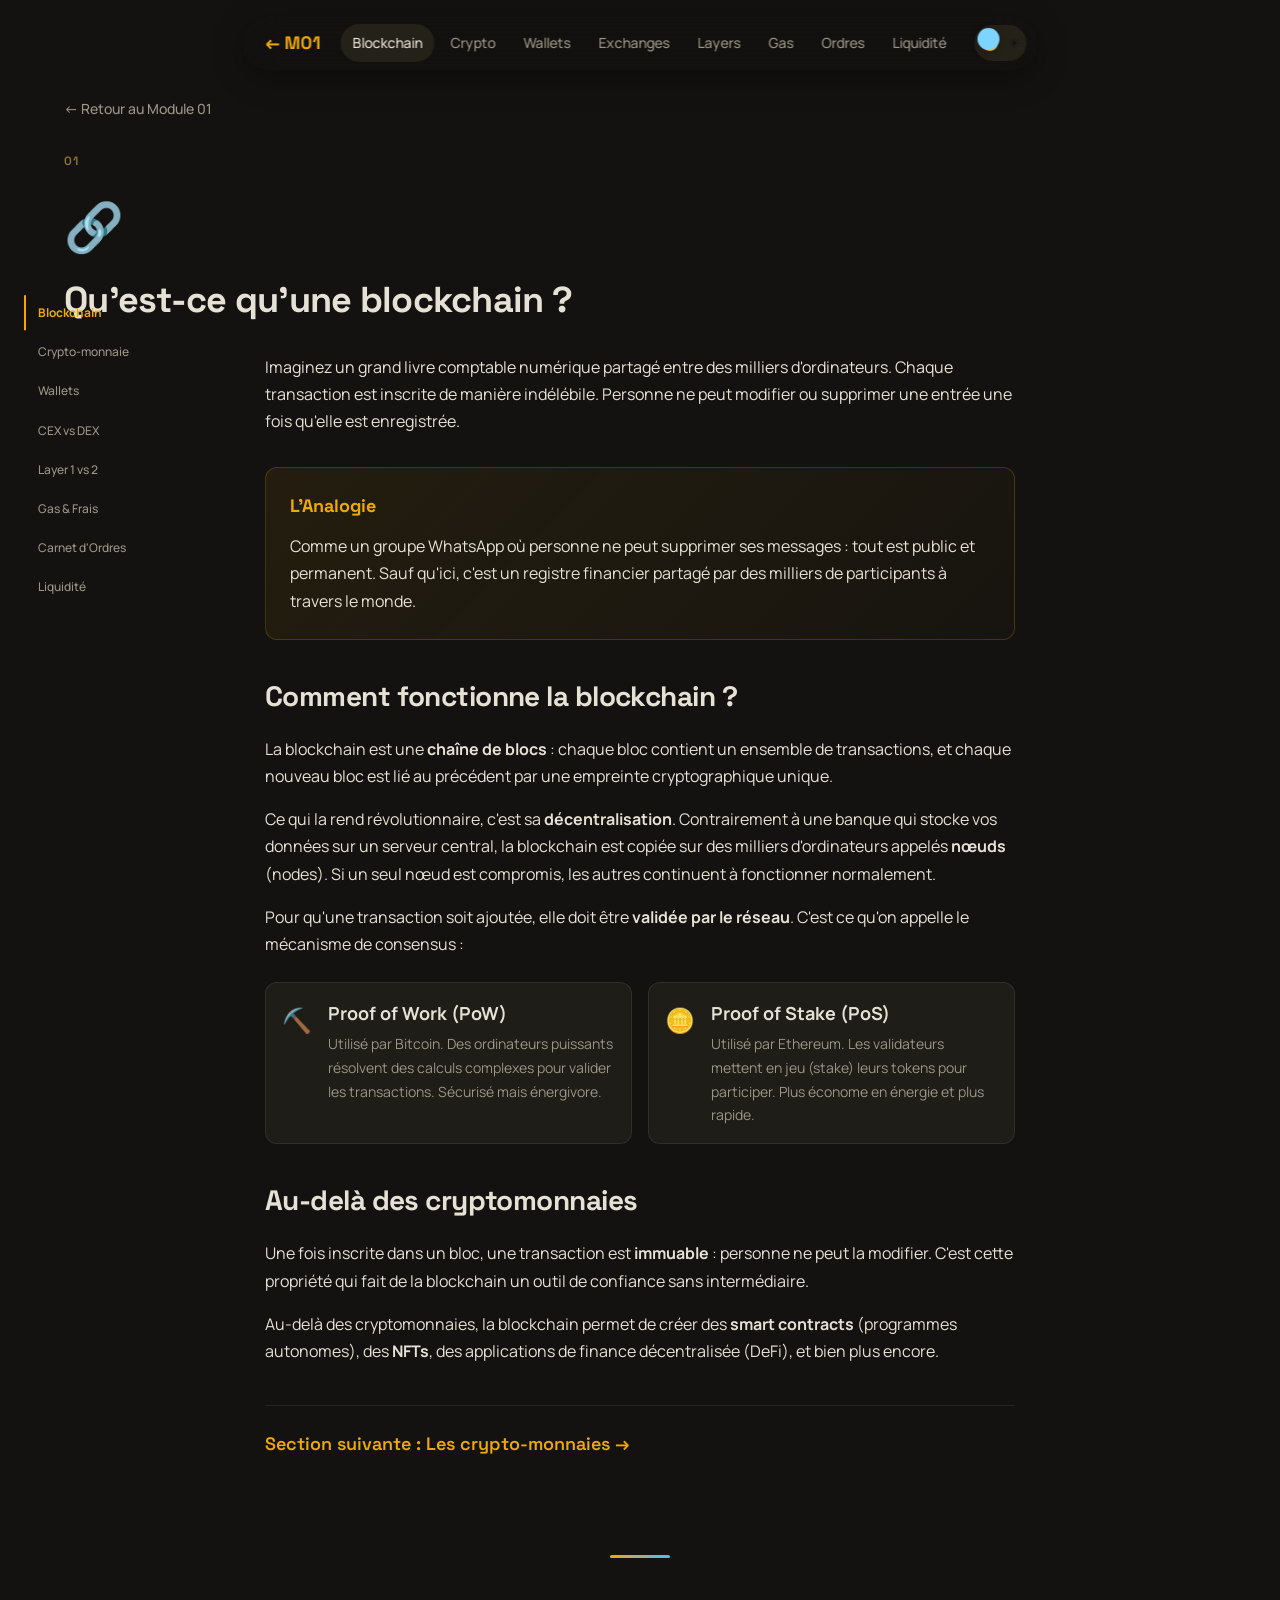
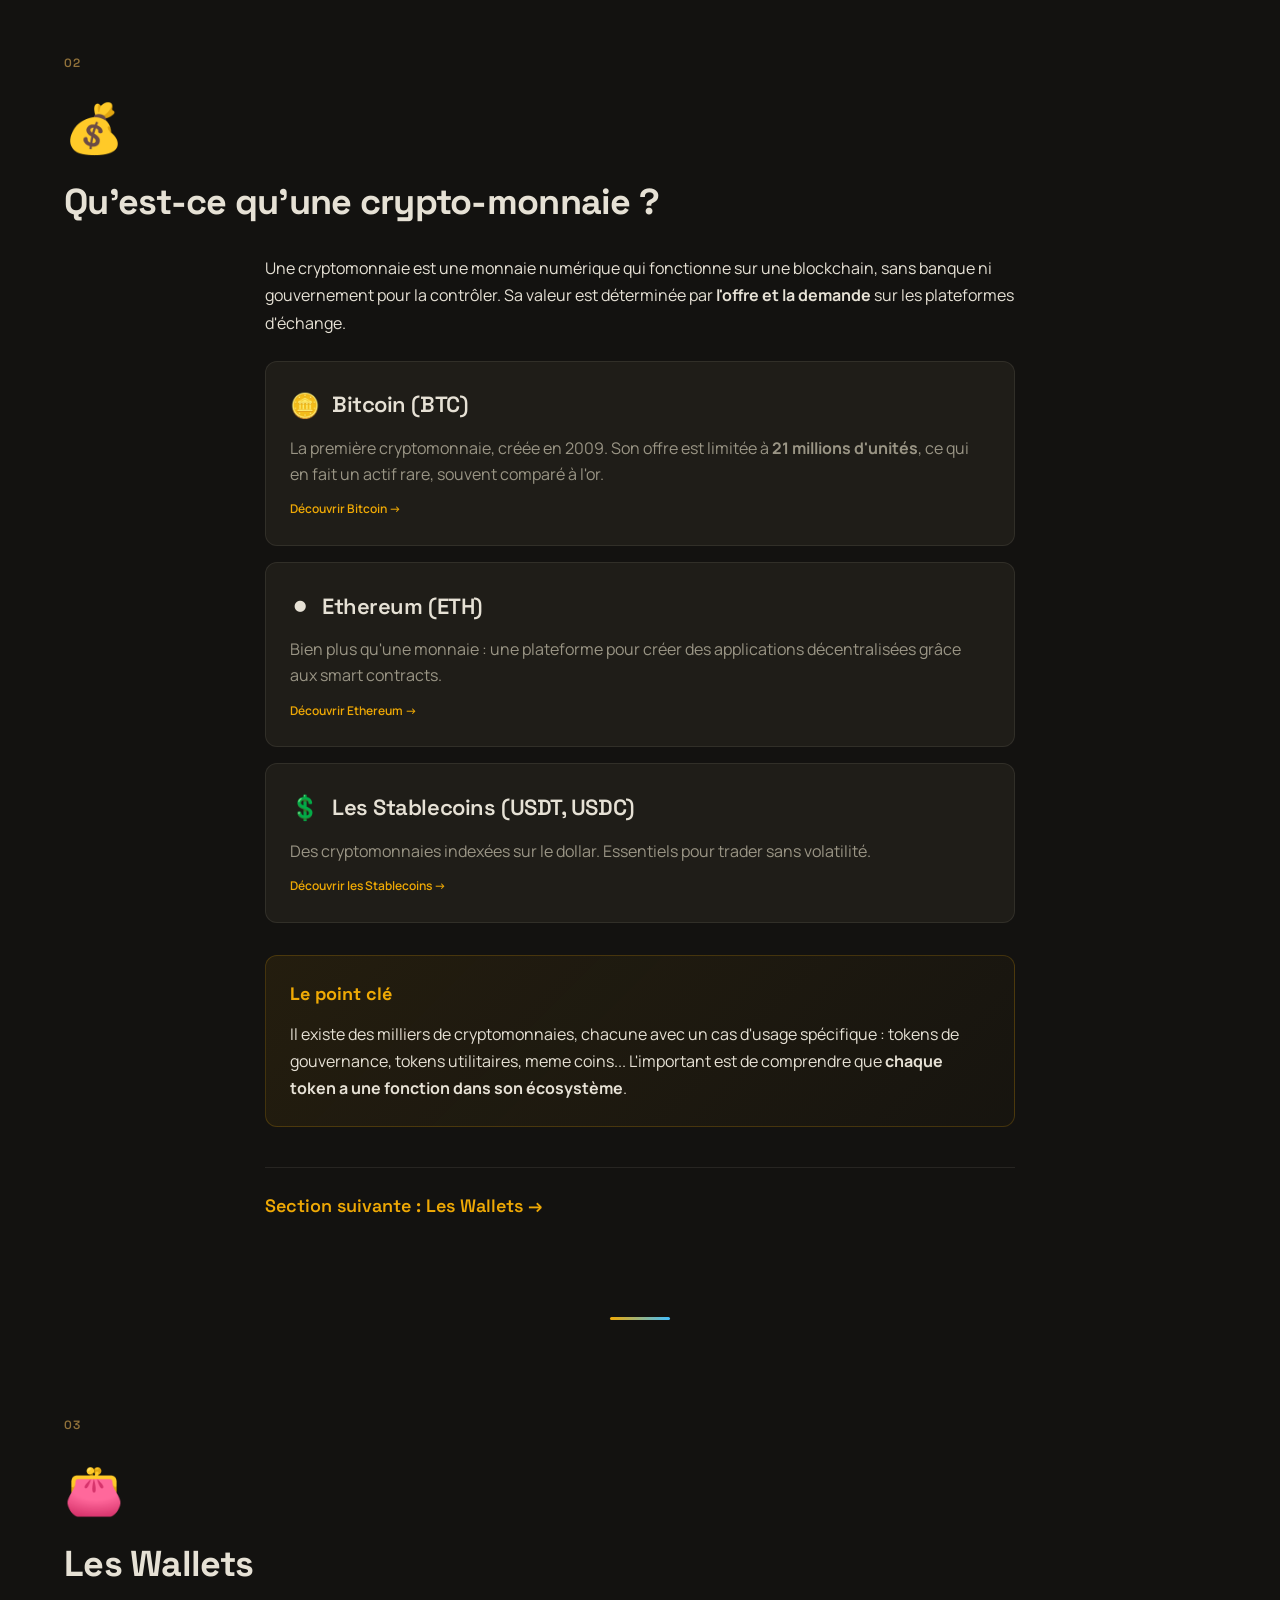
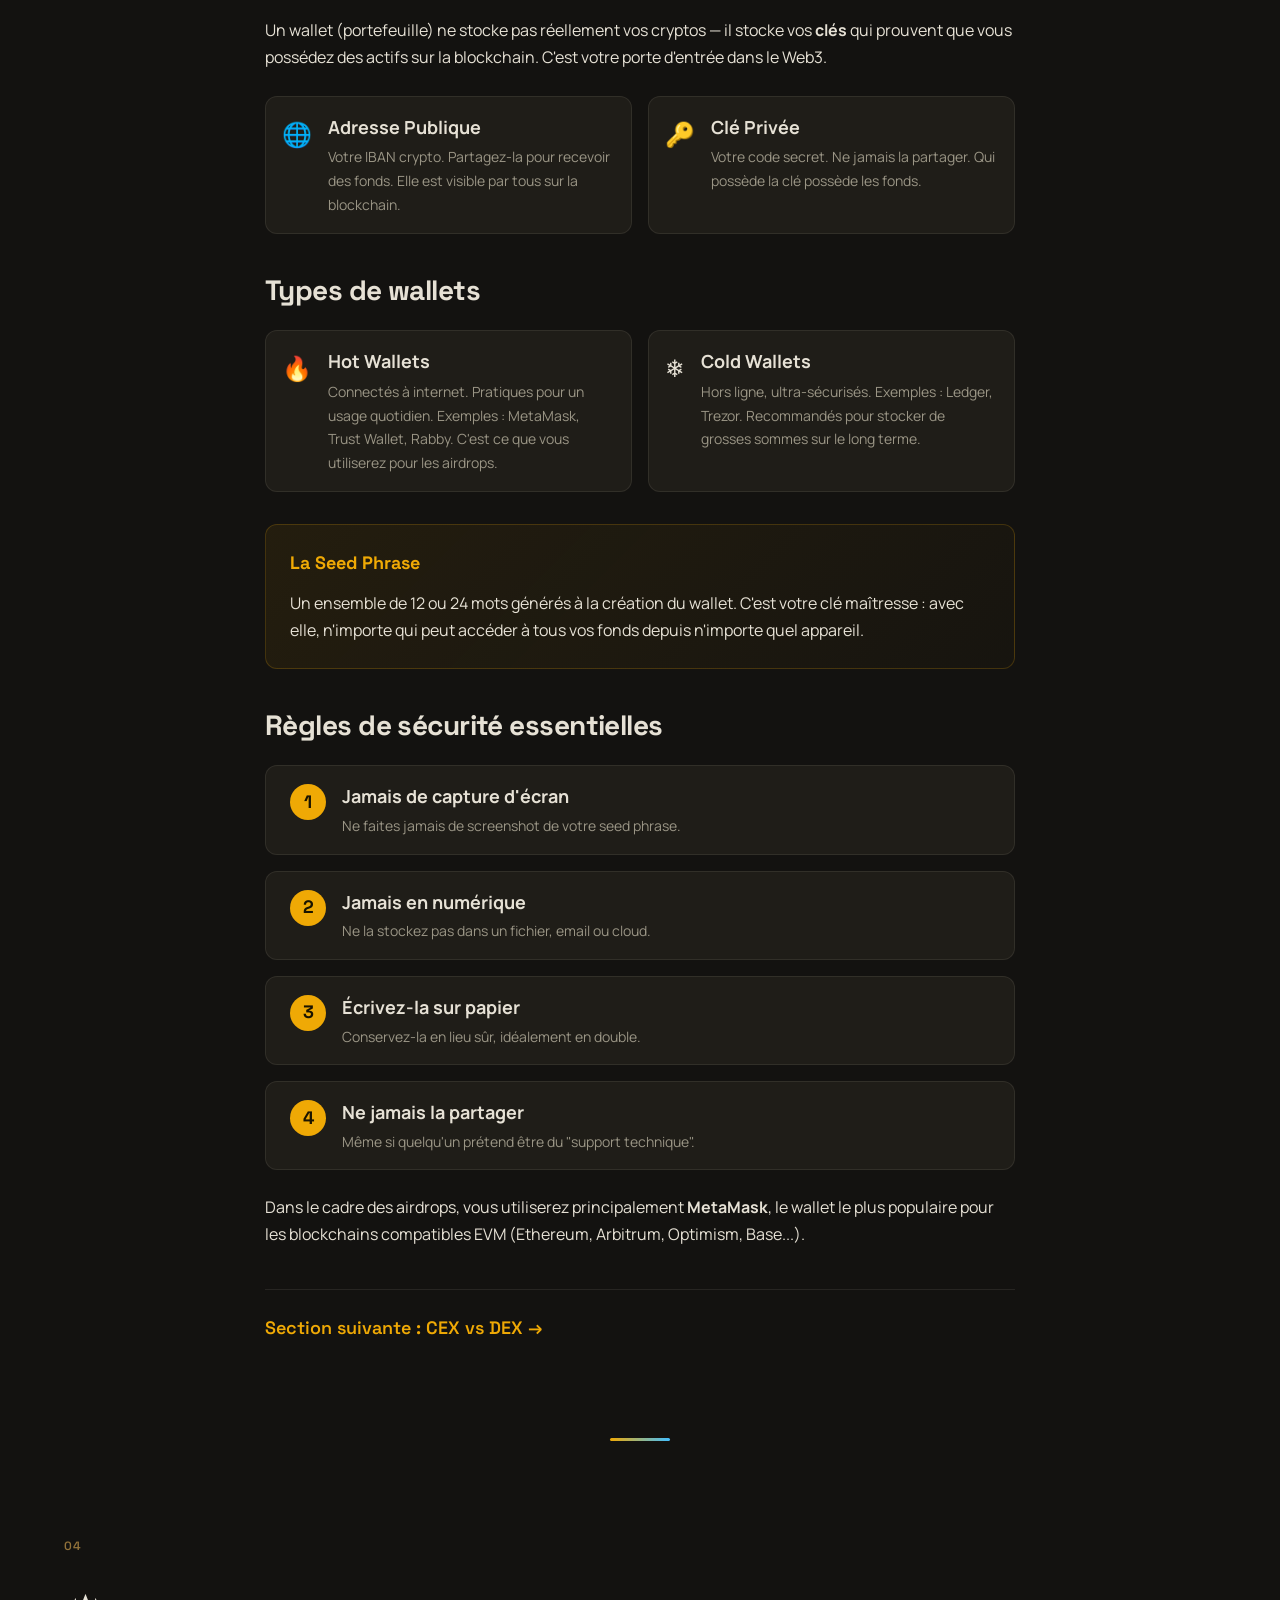
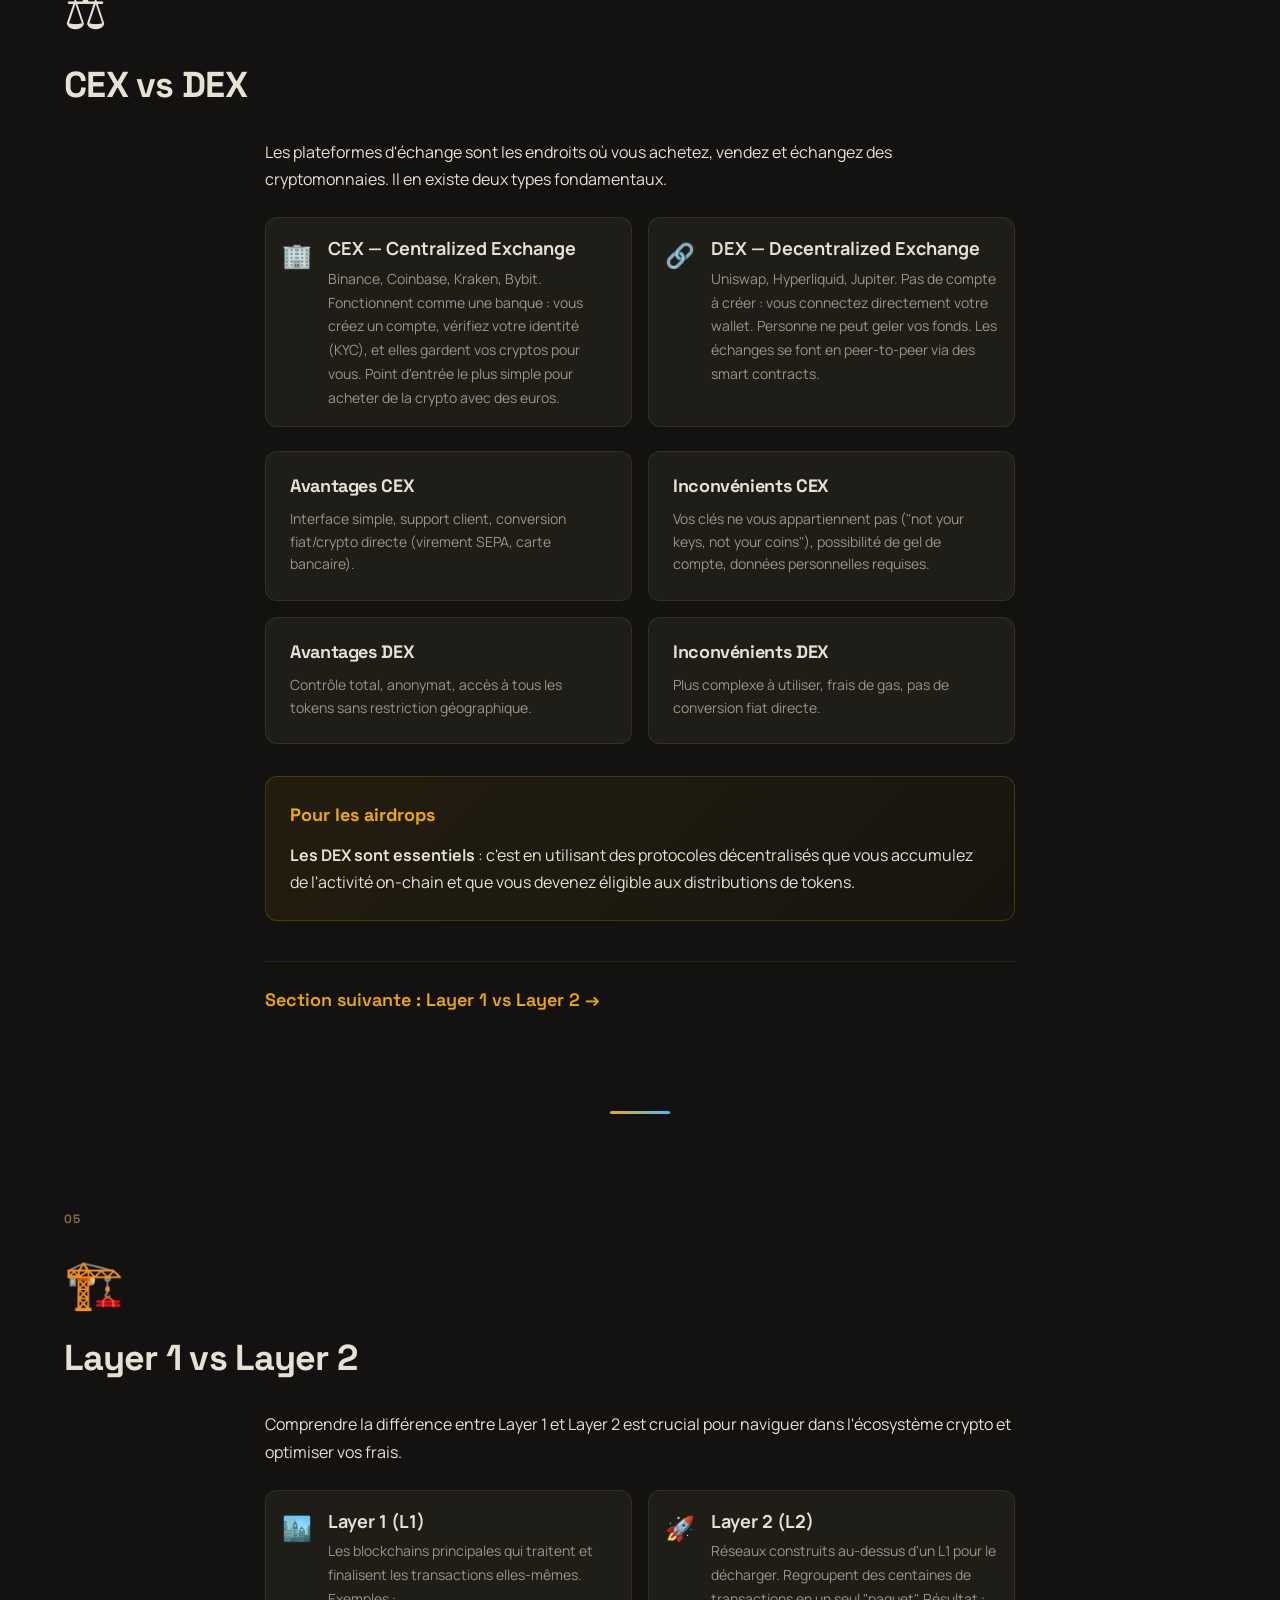
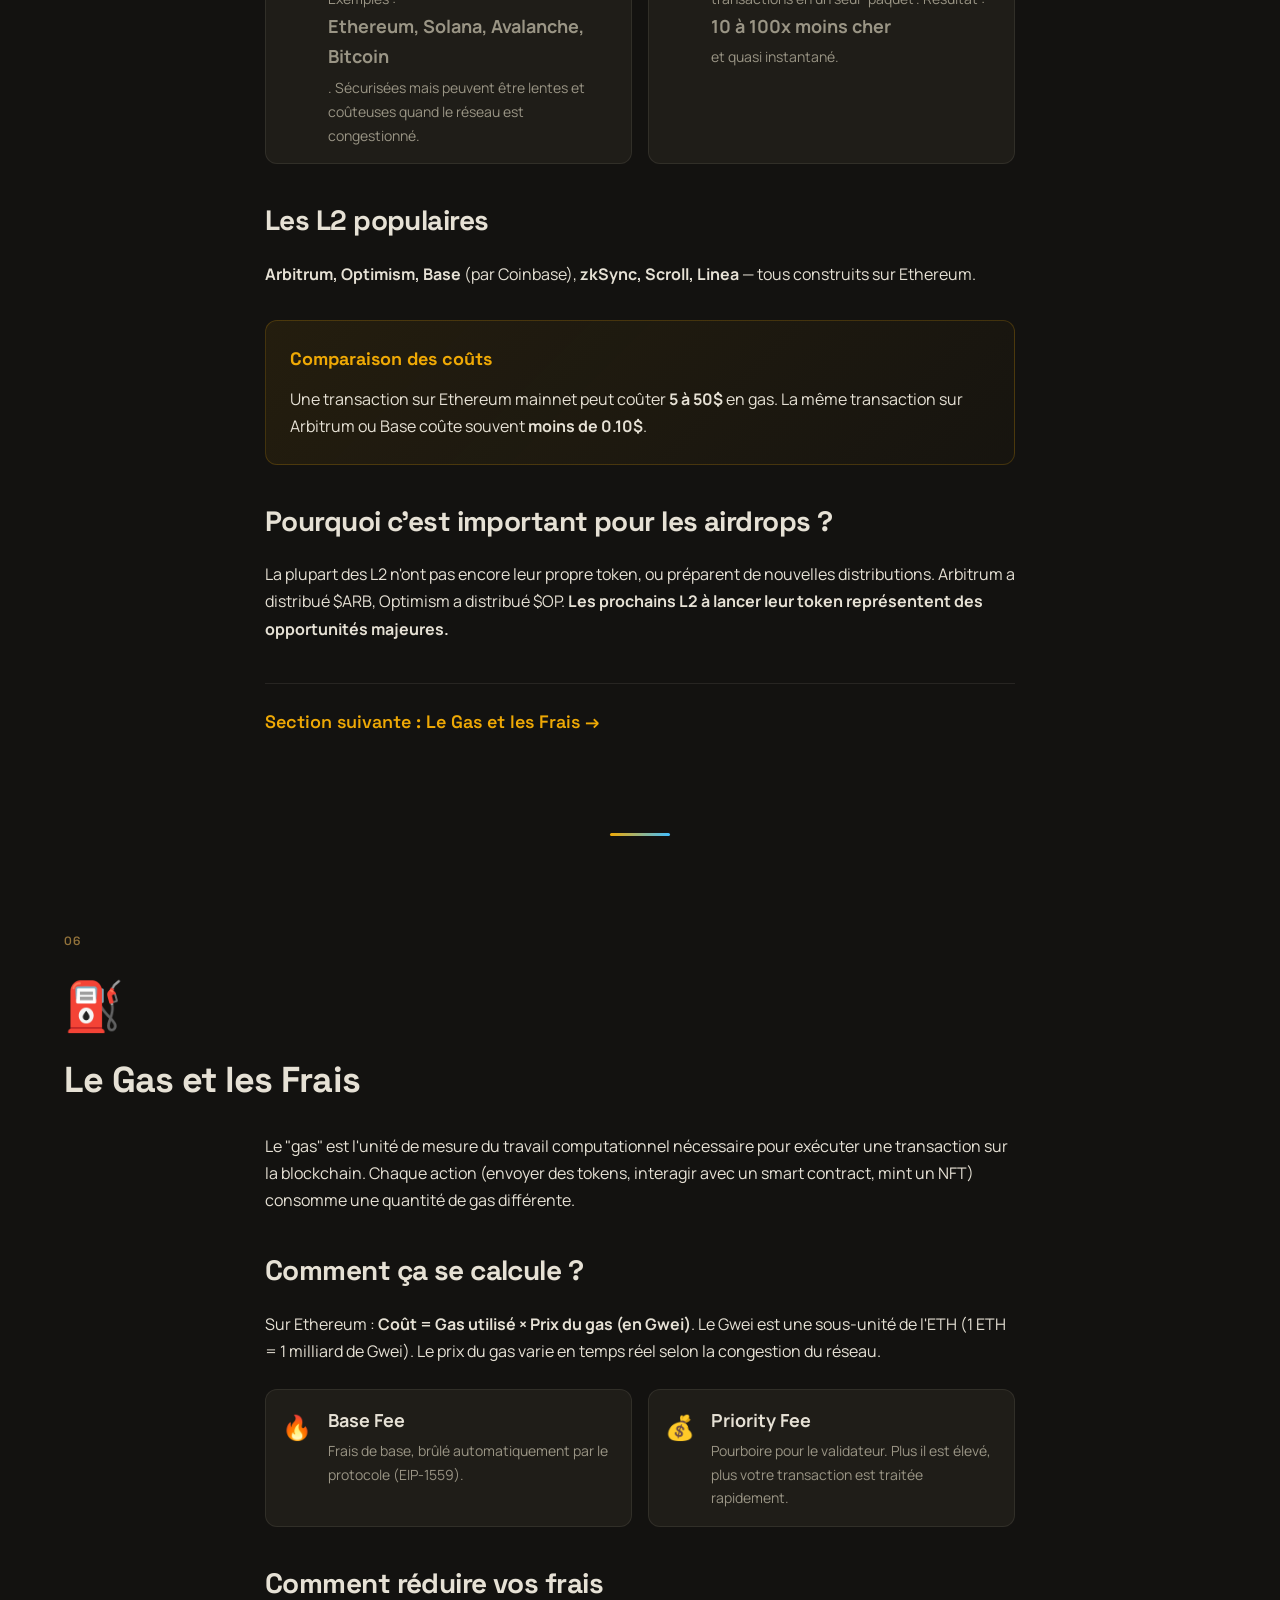
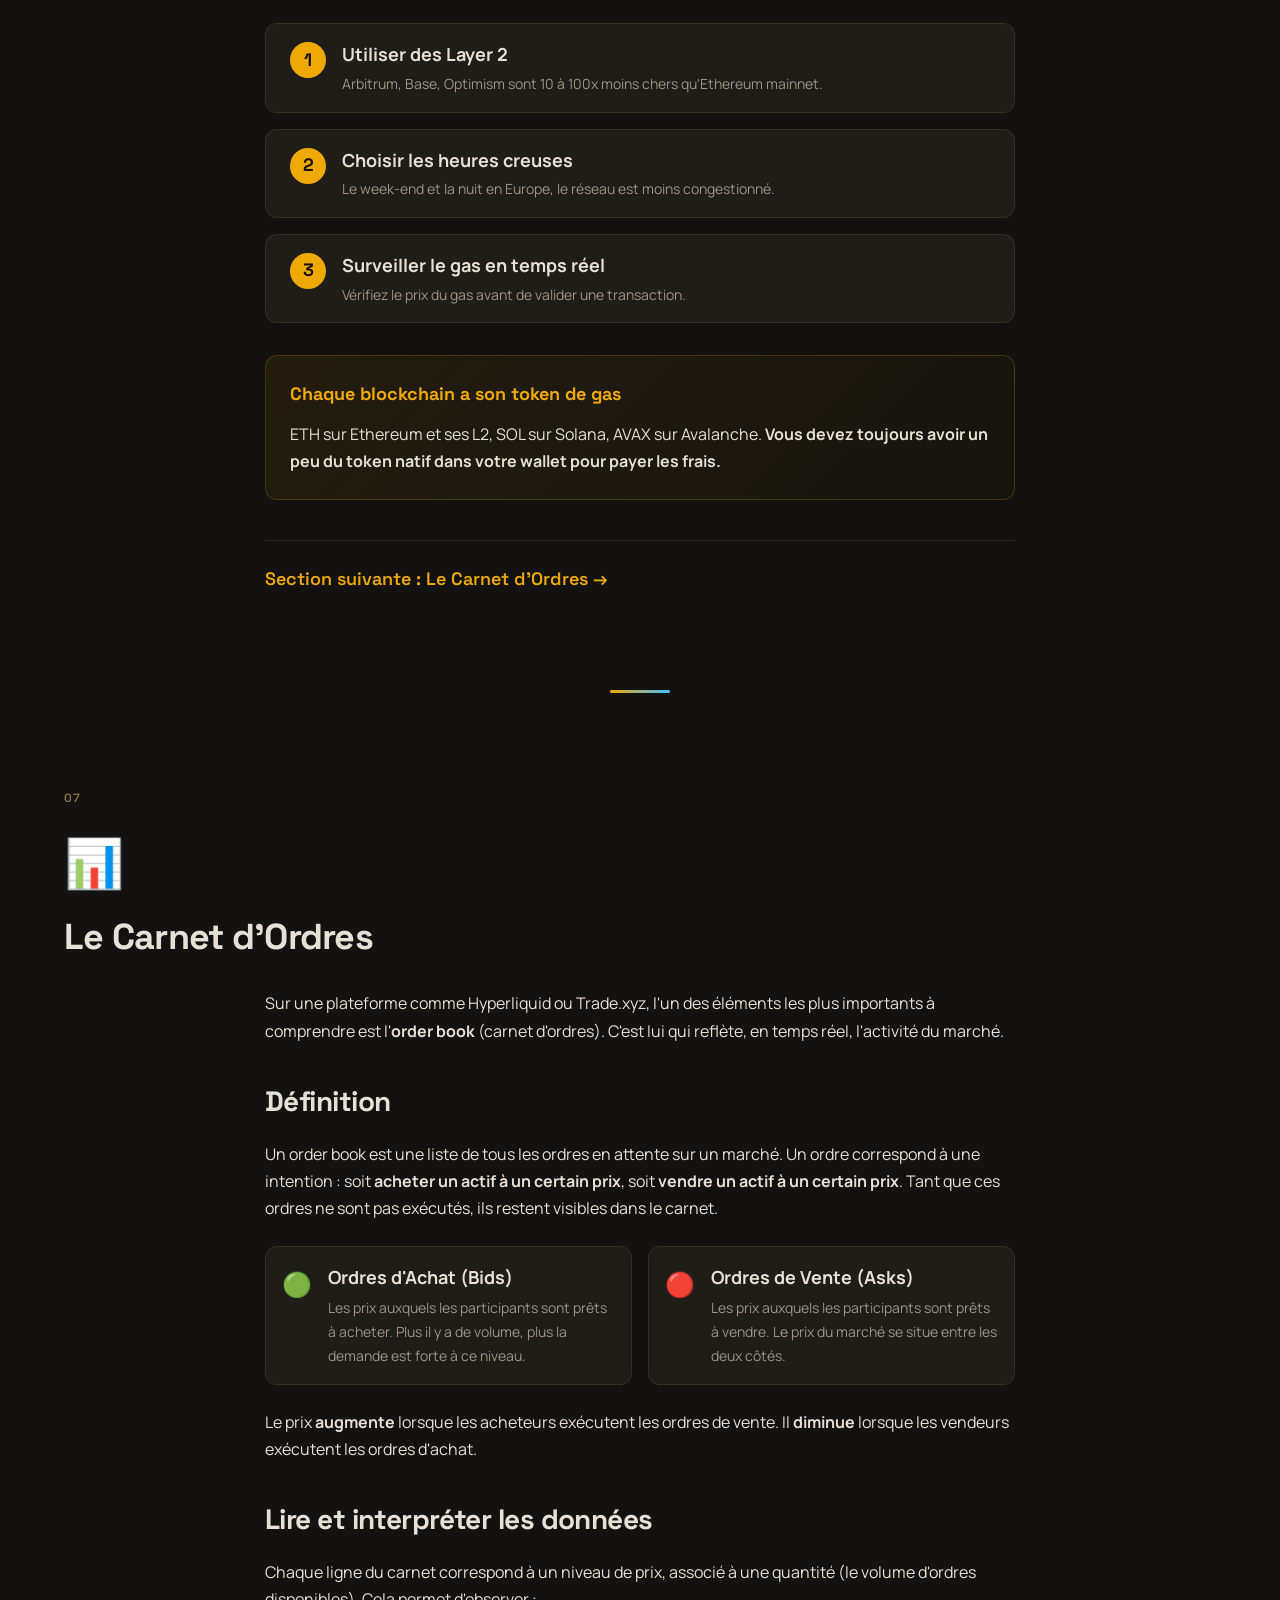
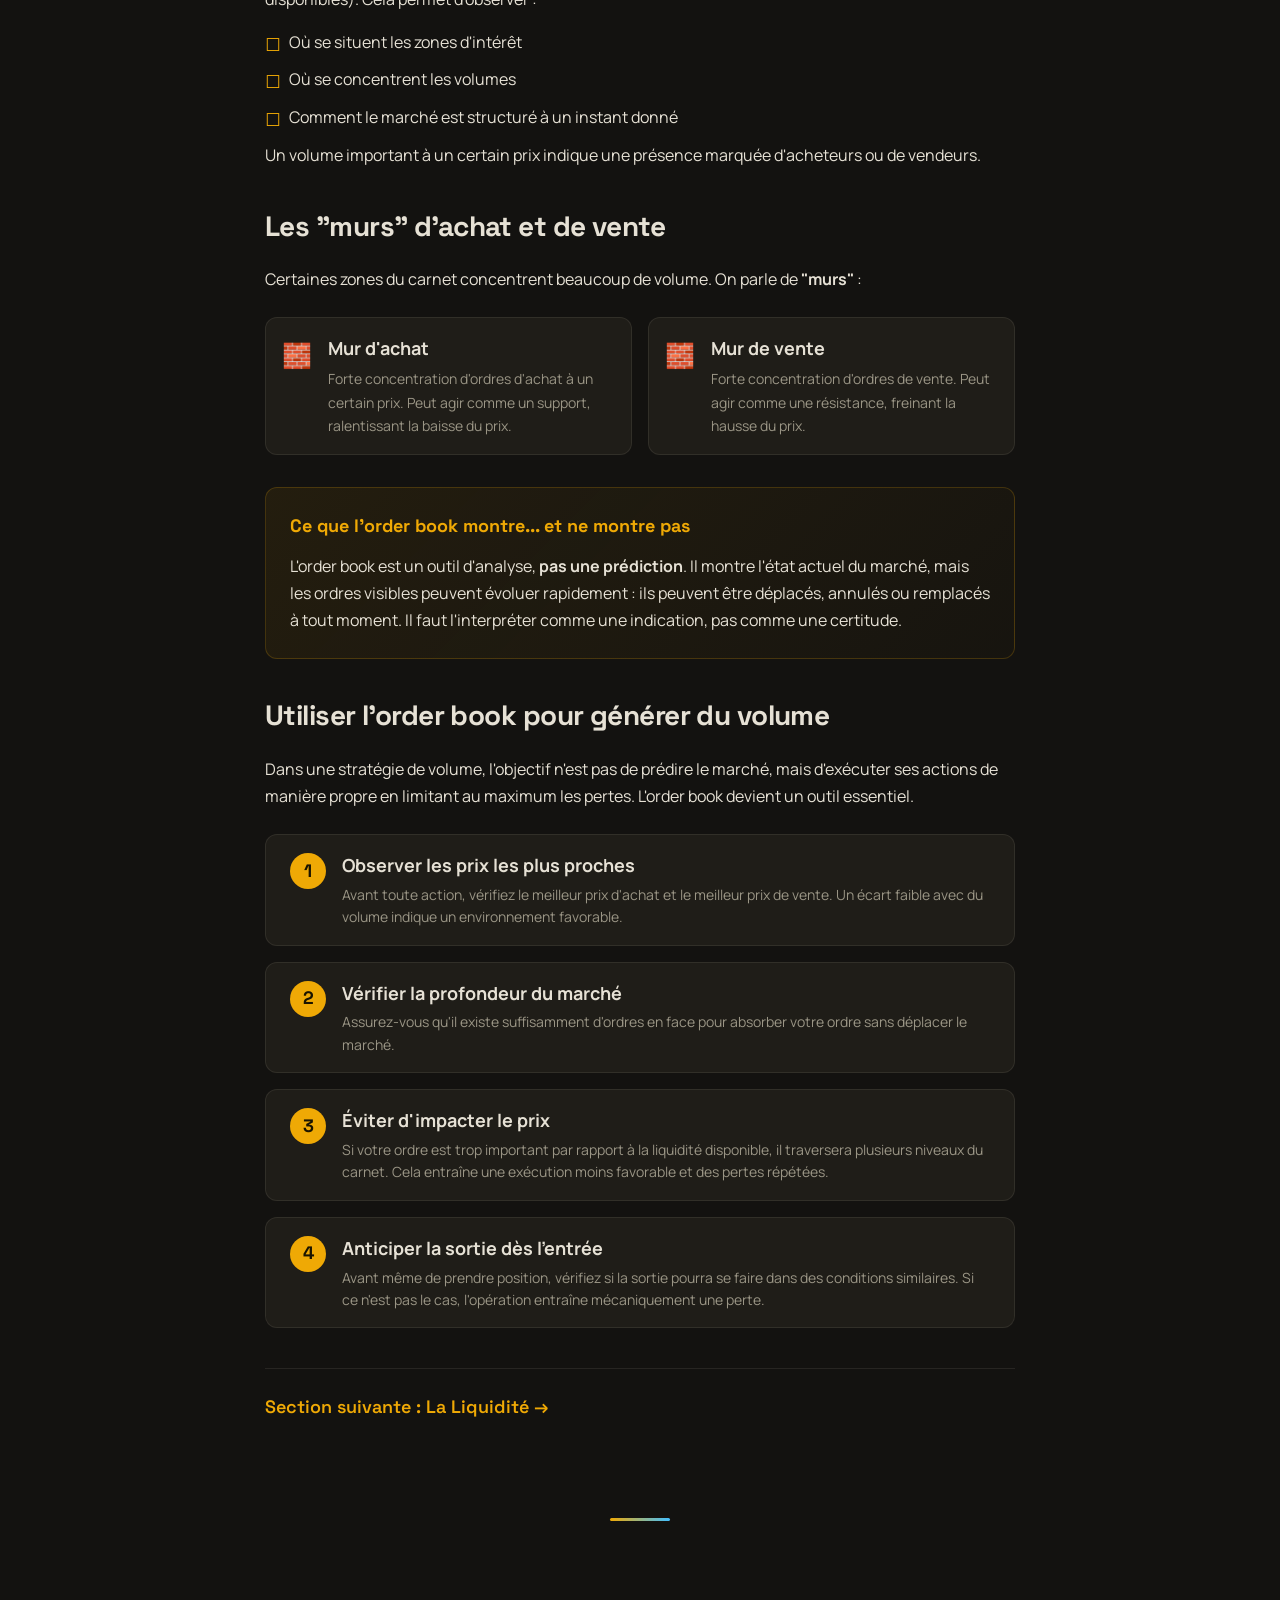
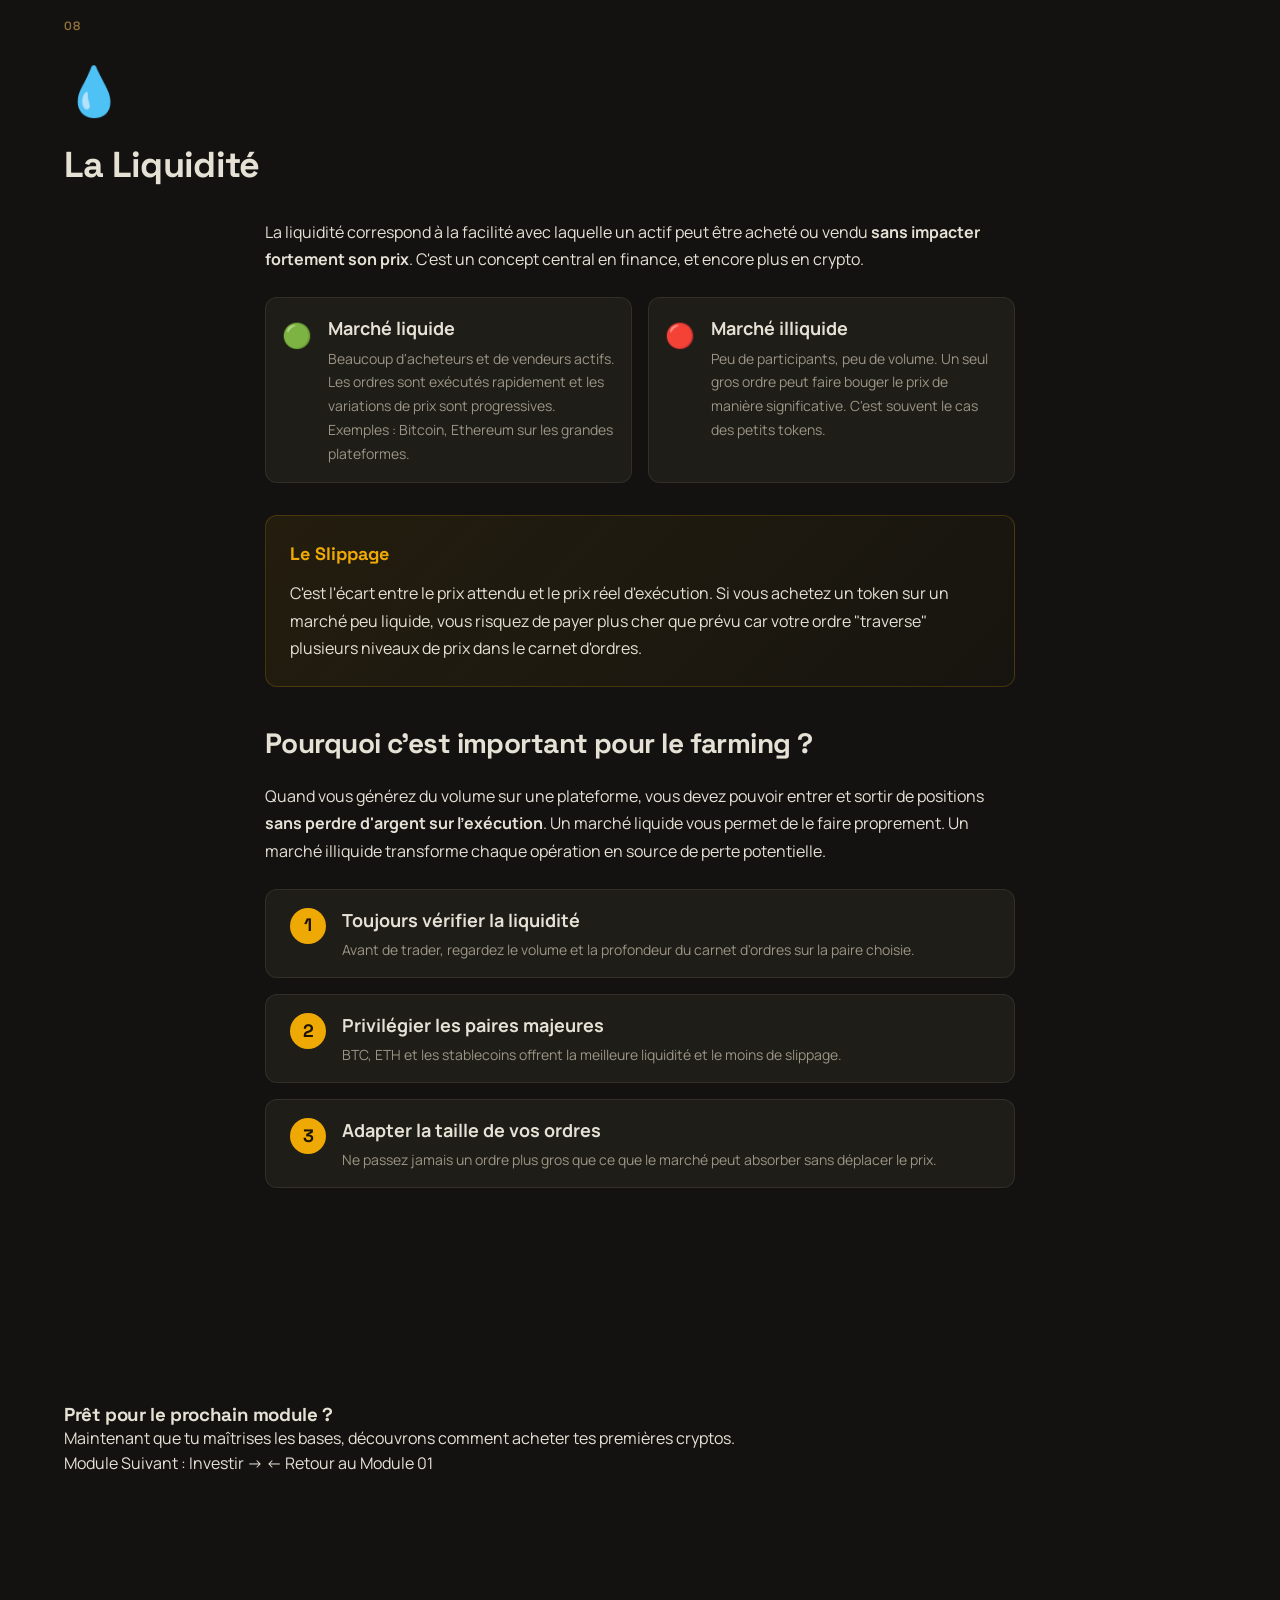
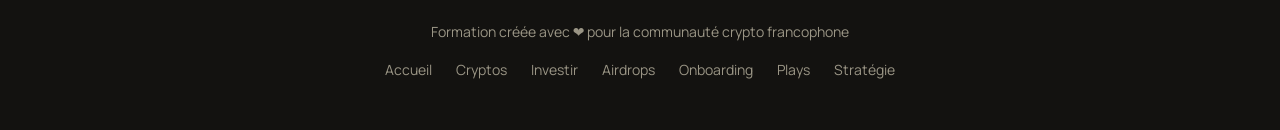
<file: module1-detail.html>
<!DOCTYPE html>
<html lang="fr" data-theme="dark">
<head>
  <meta charset="UTF-8">
  <meta name="viewport" content="width=device-width, initial-scale=1.0">
  <title>Module 01 — Comprendre les Cryptos | Airdrop Formation</title>
  <meta name="description" content="Plongée dans l'univers crypto : blockchain, smart contracts, wallets et cryptomonnaies expliqués en détail.">
  <meta property="og:title" content="Module 01 — Comprendre les Cryptos | Airdrop Formation">
  <meta property="og:description" content="Plongée dans l'univers crypto : blockchain, smart contracts, wallets et cryptomonnaies expliqués en détail.">
  <meta property="og:type" content="website">
  <link rel="icon" type="image/svg+xml" href="data:image/svg+xml,%3Csvg xmlns='http://www.w3.org/2000/svg' viewBox='0 0 32 32'%3E%3Crect width='32' height='32' rx='6' fill='%23efa905'/%3E%3Ctext x='16' y='22' font-family='sans-serif' font-size='18' font-weight='bold' fill='%231a1400' text-anchor='middle'%3EAF%3C/text%3E%3C/svg%3E">
  <link rel="preconnect" href="https://fonts.googleapis.com">
  <link rel="preconnect" href="https://fonts.gstatic.com" crossorigin>
  <link href="https://fonts.googleapis.com/css2?family=Manrope:wght@300;400;500;600;700;800&family=Space+Grotesk:wght@400;500;600;700&display=swap" rel="stylesheet">
  <link rel="stylesheet" href="style.css">
  <link rel="stylesheet" href="guide.css">
  <link rel="stylesheet" href="module1-detail.css">
</head>
<body>

  <!-- Scroll Progress -->
  <div class="scroll-progress" id="scrollProgress"></div>

  <!-- Navigation -->
  <nav class="nav" id="nav">
    <a href="module1.html" class="nav-logo">← M01</a>
    <ul class="nav-links">
      <li><a href="#blockchain" class="active">Blockchain</a></li>
      <li><a href="#crypto">Crypto</a></li>
      <li><a href="#wallets">Wallets</a></li>
      <li><a href="#cex-dex">Exchanges</a></li>
      <li><a href="#layers">Layers</a></li>
      <li><a href="#gas">Gas</a></li>
      <li><a href="#orderbook">Ordres</a></li>
      <li><a href="#liquidite">Liquidit&eacute;</a></li>
    </ul>
    <button class="theme-toggle" id="themeToggle" type="button" aria-label="Changer de thème">
      <span class="theme-toggle-icon moon">&#127769;</span>
      <span class="theme-toggle-icon sun">&#9728;&#65039;</span>
    </button>
    <button class="nav-hamburger" id="navHamburger" aria-label="Menu">&#9776;</button>
  </nav>

  <main>

  <!-- Side Navigation (desktop) -->
  <nav class="detail-sidenav" id="detailSidenav">
    <a href="#blockchain" class="active">Blockchain</a>
    <a href="#crypto">Crypto-monnaie</a>
    <a href="#wallets">Wallets</a>
    <a href="#cex-dex">CEX vs DEX</a>
    <a href="#layers">Layer 1 vs 2</a>
    <a href="#gas">Gas & Frais</a>
    <a href="#orderbook">Carnet d'Ordres</a>
    <a href="#liquidite">Liquidit&eacute;</a>
  </nav>

  <!-- ═══════════════ SECTION 1 — BLOCKCHAIN ═══════════════ -->
  <section class="guide-section section" id="blockchain">
    <div class="container">
      <a href="module1.html" class="back-link reveal">&larr; Retour au Module 01</a>

      <div class="section-label reveal">01</div>
      <span class="detail-section-icon reveal">&#128279;</span>
      <h2 class="section-title reveal">Qu'est-ce qu'une blockchain ?</h2>

      <div class="guide-content reveal">
        <p>Imaginez un grand livre comptable num&eacute;rique partag&eacute; entre des milliers d'ordinateurs. Chaque transaction est inscrite de mani&egrave;re ind&eacute;l&eacute;bile. Personne ne peut modifier ou supprimer une entr&eacute;e une fois qu'elle est enregistr&eacute;e.</p>

        <div class="highlight-box">
          <div class="highlight-box-title">L'Analogie</div>
          <p>Comme un groupe WhatsApp o&ugrave; personne ne peut supprimer ses messages : tout est public et permanent. Sauf qu'ici, c'est un registre financier partag&eacute; par des milliers de participants &agrave; travers le monde.</p>
        </div>

        <h3 class="guide-subtitle">Comment fonctionne la blockchain ?</h3>
        <p>La blockchain est une <strong>cha&icirc;ne de blocs</strong> : chaque bloc contient un ensemble de transactions, et chaque nouveau bloc est li&eacute; au pr&eacute;c&eacute;dent par une empreinte cryptographique unique.</p>
        <p>Ce qui la rend r&eacute;volutionnaire, c'est sa <strong>d&eacute;centralisation</strong>. Contrairement &agrave; une banque qui stocke vos donn&eacute;es sur un serveur central, la blockchain est copi&eacute;e sur des milliers d'ordinateurs appel&eacute;s <strong>n&oelig;uds</strong> (nodes). Si un seul n&oelig;ud est compromis, les autres continuent &agrave; fonctionner normalement.</p>
        <p>Pour qu'une transaction soit ajout&eacute;e, elle doit &ecirc;tre <strong>valid&eacute;e par le r&eacute;seau</strong>. C'est ce qu'on appelle le m&eacute;canisme de consensus :</p>

        <div class="features-grid">
          <div class="feature-item">
            <span class="feature-icon">&#9935;&#65039;</span>
            <div>
              <strong>Proof of Work (PoW)</strong>
              <p>Utilis&eacute; par Bitcoin. Des ordinateurs puissants r&eacute;solvent des calculs complexes pour valider les transactions. S&eacute;curis&eacute; mais &eacute;nergivore.</p>
            </div>
          </div>
          <div class="feature-item">
            <span class="feature-icon">&#129689;</span>
            <div>
              <strong>Proof of Stake (PoS)</strong>
              <p>Utilis&eacute; par Ethereum. Les validateurs mettent en jeu (stake) leurs tokens pour participer. Plus &eacute;conome en &eacute;nergie et plus rapide.</p>
            </div>
          </div>
        </div>

        <h3 class="guide-subtitle">Au-del&agrave; des cryptomonnaies</h3>
        <p>Une fois inscrite dans un bloc, une transaction est <strong>immuable</strong> : personne ne peut la modifier. C'est cette propri&eacute;t&eacute; qui fait de la blockchain un outil de confiance sans interm&eacute;diaire.</p>
        <p>Au-del&agrave; des cryptomonnaies, la blockchain permet de cr&eacute;er des <strong>smart contracts</strong> (programmes autonomes), des <strong>NFTs</strong>, des applications de finance d&eacute;centralis&eacute;e (DeFi), et bien plus encore.</p>

        <div class="next-section-link">
          <a href="#crypto">Section suivante : Les crypto-monnaies &rarr;</a>
        </div>
      </div>
    </div>
  </section>

  <div class="section-divider"></div>

  <!-- ═══════════════ SECTION 2 — CRYPTO-MONNAIE ═══════════════ -->
  <section class="guide-section section" id="crypto">
    <div class="container">
      <div class="section-label reveal">02</div>
      <span class="detail-section-icon reveal">&#128176;</span>
      <h2 class="section-title reveal">Qu'est-ce qu'une crypto-monnaie ?</h2>

      <div class="guide-content reveal">
        <p>Une cryptomonnaie est une monnaie num&eacute;rique qui fonctionne sur une blockchain, sans banque ni gouvernement pour la contr&ocirc;ler. Sa valeur est d&eacute;termin&eacute;e par <strong>l'offre et la demande</strong> sur les plateformes d'&eacute;change.</p>

        <div class="method-cards">
          <a href="bitcoin.html" class="method-card">
            <div class="method-header">
              <span class="method-icon">&#129689;</span>
              <h4>Bitcoin (BTC)</h4>
            </div>
            <p>La premi&egrave;re cryptomonnaie, cr&eacute;&eacute;e en 2009. Son offre est limit&eacute;e &agrave; <strong>21 millions d'unit&eacute;s</strong>, ce qui en fait un actif rare, souvent compar&eacute; &agrave; l'or.</p>
            <span style="display:inline-flex;align-items:center;gap:var(--sp-2);margin-top:var(--sp-3);font-size:var(--label-sm);color:var(--primary);font-weight:600;">D&eacute;couvrir Bitcoin &rarr;</span>
          </a>
          <a href="ethereum.html" class="method-card">
            <div class="method-header">
              <span class="method-icon">&#9899;</span>
              <h4>Ethereum (ETH)</h4>
            </div>
            <p>Bien plus qu'une monnaie : une plateforme pour cr&eacute;er des applications d&eacute;centralis&eacute;es gr&acirc;ce aux smart contracts.</p>
            <span style="display:inline-flex;align-items:center;gap:var(--sp-2);margin-top:var(--sp-3);font-size:var(--label-sm);color:var(--primary);font-weight:600;">D&eacute;couvrir Ethereum &rarr;</span>
          </a>
          <a href="stablecoins.html" class="method-card">
            <div class="method-header">
              <span class="method-icon">&#128178;</span>
              <h4>Les Stablecoins (USDT, USDC)</h4>
            </div>
            <p>Des cryptomonnaies index&eacute;es sur le dollar. Essentiels pour trader sans volatilit&eacute;.</p>
            <span style="display:inline-flex;align-items:center;gap:var(--sp-2);margin-top:var(--sp-3);font-size:var(--label-sm);color:var(--primary);font-weight:600;">D&eacute;couvrir les Stablecoins &rarr;</span>
          </a>
        </div>

        <div class="highlight-box">
          <div class="highlight-box-title">Le point cl&eacute;</div>
          <p>Il existe des milliers de cryptomonnaies, chacune avec un cas d'usage sp&eacute;cifique : tokens de gouvernance, tokens utilitaires, meme coins... L'important est de comprendre que <strong>chaque token a une fonction dans son &eacute;cosyst&egrave;me</strong>.</p>
        </div>

        <div class="next-section-link">
          <a href="#wallets">Section suivante : Les Wallets &rarr;</a>
        </div>
      </div>
    </div>
  </section>

  <div class="section-divider"></div>

  <!-- ═══════════════ SECTION 3 — WALLETS ═══════════════ -->
  <section class="guide-section section" id="wallets">
    <div class="container">
      <div class="section-label reveal">03</div>
      <span class="detail-section-icon reveal">&#128091;</span>
      <h2 class="section-title reveal">Les Wallets</h2>

      <div class="guide-content reveal">
        <p>Un wallet (portefeuille) ne stocke pas r&eacute;ellement vos cryptos &mdash; il stocke vos <strong>cl&eacute;s</strong> qui prouvent que vous poss&eacute;dez des actifs sur la blockchain. C'est votre porte d'entr&eacute;e dans le Web3.</p>

        <div class="features-grid">
          <div class="feature-item">
            <span class="feature-icon">&#127760;</span>
            <div>
              <strong>Adresse Publique</strong>
              <p>Votre IBAN crypto. Partagez-la pour recevoir des fonds. Elle est visible par tous sur la blockchain.</p>
            </div>
          </div>
          <div class="feature-item">
            <span class="feature-icon">&#128273;</span>
            <div>
              <strong>Cl&eacute; Priv&eacute;e</strong>
              <p>Votre code secret. Ne jamais la partager. Qui poss&egrave;de la cl&eacute; poss&egrave;de les fonds.</p>
            </div>
          </div>
        </div>

        <h3 class="guide-subtitle">Types de wallets</h3>

        <div class="features-grid">
          <div class="feature-item">
            <span class="feature-icon">&#128293;</span>
            <div>
              <strong>Hot Wallets</strong>
              <p>Connect&eacute;s &agrave; internet. Pratiques pour un usage quotidien. Exemples : MetaMask, Trust Wallet, Rabby. C'est ce que vous utiliserez pour les airdrops.</p>
            </div>
          </div>
          <div class="feature-item">
            <span class="feature-icon">&#10052;&#65039;</span>
            <div>
              <strong>Cold Wallets</strong>
              <p>Hors ligne, ultra-s&eacute;curis&eacute;s. Exemples : Ledger, Trezor. Recommand&eacute;s pour stocker de grosses sommes sur le long terme.</p>
            </div>
          </div>
        </div>

        <div class="highlight-box">
          <div class="highlight-box-title">La Seed Phrase</div>
          <p>Un ensemble de 12 ou 24 mots g&eacute;n&eacute;r&eacute;s &agrave; la cr&eacute;ation du wallet. C'est votre cl&eacute; ma&icirc;tresse : avec elle, n'importe qui peut acc&eacute;der &agrave; tous vos fonds depuis n'importe quel appareil.</p>
        </div>

        <h3 class="guide-subtitle">R&egrave;gles de s&eacute;curit&eacute; essentielles</h3>

        <div class="strategy-box">
          <div class="strategy-item">
            <div class="strategy-num">1</div>
            <div>
              <strong>Jamais de capture d'&eacute;cran</strong>
              <p>Ne faites jamais de screenshot de votre seed phrase.</p>
            </div>
          </div>
          <div class="strategy-item">
            <div class="strategy-num">2</div>
            <div>
              <strong>Jamais en num&eacute;rique</strong>
              <p>Ne la stockez pas dans un fichier, email ou cloud.</p>
            </div>
          </div>
          <div class="strategy-item">
            <div class="strategy-num">3</div>
            <div>
              <strong>&Eacute;crivez-la sur papier</strong>
              <p>Conservez-la en lieu s&ucirc;r, id&eacute;alement en double.</p>
            </div>
          </div>
          <div class="strategy-item">
            <div class="strategy-num">4</div>
            <div>
              <strong>Ne jamais la partager</strong>
              <p>M&ecirc;me si quelqu'un pr&eacute;tend &ecirc;tre du "support technique".</p>
            </div>
          </div>
        </div>

        <p>Dans le cadre des airdrops, vous utiliserez principalement <strong>MetaMask</strong>, le wallet le plus populaire pour les blockchains compatibles EVM (Ethereum, Arbitrum, Optimism, Base...).</p>

        <div class="next-section-link">
          <a href="#cex-dex">Section suivante : CEX vs DEX &rarr;</a>
        </div>
      </div>
    </div>
  </section>

  <div class="section-divider"></div>

  <!-- ═══════════════ SECTION 4 — CEX vs DEX ═══════════════ -->
  <section class="guide-section section" id="cex-dex">
    <div class="container">
      <div class="section-label reveal">04</div>
      <span class="detail-section-icon reveal">&#9878;&#65039;</span>
      <h2 class="section-title reveal">CEX vs DEX</h2>

      <div class="guide-content reveal">
        <p>Les plateformes d'&eacute;change sont les endroits o&ugrave; vous achetez, vendez et &eacute;changez des cryptomonnaies. Il en existe deux types fondamentaux.</p>

        <div class="features-grid">
          <div class="feature-item">
            <span class="feature-icon">&#127970;</span>
            <div>
              <strong>CEX &mdash; Centralized Exchange</strong>
              <p>Binance, Coinbase, Kraken, Bybit. Fonctionnent comme une banque : vous cr&eacute;ez un compte, v&eacute;rifiez votre identit&eacute; (KYC), et elles gardent vos cryptos pour vous. Point d'entr&eacute;e le plus simple pour acheter de la crypto avec des euros.</p>
            </div>
          </div>
          <div class="feature-item">
            <span class="feature-icon">&#128279;</span>
            <div>
              <strong>DEX &mdash; Decentralized Exchange</strong>
              <p>Uniswap, Hyperliquid, Jupiter. Pas de compte &agrave; cr&eacute;er : vous connectez directement votre wallet. Personne ne peut geler vos fonds. Les &eacute;changes se font en peer-to-peer via des smart contracts.</p>
            </div>
          </div>
        </div>

        <div class="hip-cards">
          <div class="hip-card">
            <h4>Avantages CEX</h4>
            <p>Interface simple, support client, conversion fiat/crypto directe (virement SEPA, carte bancaire).</p>
          </div>
          <div class="hip-card">
            <h4>Inconv&eacute;nients CEX</h4>
            <p>Vos cl&eacute;s ne vous appartiennent pas ("not your keys, not your coins"), possibilit&eacute; de gel de compte, donn&eacute;es personnelles requises.</p>
          </div>
          <div class="hip-card">
            <h4>Avantages DEX</h4>
            <p>Contr&ocirc;le total, anonymat, acc&egrave;s &agrave; tous les tokens sans restriction g&eacute;ographique.</p>
          </div>
          <div class="hip-card">
            <h4>Inconv&eacute;nients DEX</h4>
            <p>Plus complexe &agrave; utiliser, frais de gas, pas de conversion fiat directe.</p>
          </div>
        </div>

        <div class="highlight-box">
          <div class="highlight-box-title">Pour les airdrops</div>
          <p><strong>Les DEX sont essentiels</strong> : c'est en utilisant des protocoles d&eacute;centralis&eacute;s que vous accumulez de l'activit&eacute; on-chain et que vous devenez &eacute;ligible aux distributions de tokens.</p>
        </div>

        <div class="next-section-link">
          <a href="#layers">Section suivante : Layer 1 vs Layer 2 &rarr;</a>
        </div>
      </div>
    </div>
  </section>

  <div class="section-divider"></div>

  <!-- ═══════════════ SECTION 5 — LAYERS ═══════════════ -->
  <section class="guide-section section" id="layers">
    <div class="container">
      <div class="section-label reveal">05</div>
      <span class="detail-section-icon reveal">&#127959;&#65039;</span>
      <h2 class="section-title reveal">Layer 1 vs Layer 2</h2>

      <div class="guide-content reveal">
        <p>Comprendre la diff&eacute;rence entre Layer 1 et Layer 2 est crucial pour naviguer dans l'&eacute;cosyst&egrave;me crypto et optimiser vos frais.</p>

        <div class="features-grid">
          <div class="feature-item">
            <span class="feature-icon">&#127961;&#65039;</span>
            <div>
              <strong>Layer 1 (L1)</strong>
              <p>Les blockchains principales qui traitent et finalisent les transactions elles-m&ecirc;mes. Exemples : <strong>Ethereum, Solana, Avalanche, Bitcoin</strong>. S&eacute;curis&eacute;es mais peuvent &ecirc;tre lentes et co&ucirc;teuses quand le r&eacute;seau est congestionn&eacute;.</p>
            </div>
          </div>
          <div class="feature-item">
            <span class="feature-icon">&#128640;</span>
            <div>
              <strong>Layer 2 (L2)</strong>
              <p>R&eacute;seaux construits au-dessus d'un L1 pour le d&eacute;charger. Regroupent des centaines de transactions en un seul "paquet". R&eacute;sultat : <strong>10 &agrave; 100x moins cher</strong> et quasi instantan&eacute;.</p>
            </div>
          </div>
        </div>

        <h3 class="guide-subtitle">Les L2 populaires</h3>
        <p><strong>Arbitrum, Optimism, Base</strong> (par Coinbase), <strong>zkSync, Scroll, Linea</strong> &mdash; tous construits sur Ethereum.</p>

        <div class="highlight-box">
          <div class="highlight-box-title">Comparaison des co&ucirc;ts</div>
          <p>Une transaction sur Ethereum mainnet peut co&ucirc;ter <strong>5 &agrave; 50$</strong> en gas. La m&ecirc;me transaction sur Arbitrum ou Base co&ucirc;te souvent <strong>moins de 0.10$</strong>.</p>
        </div>

        <h3 class="guide-subtitle">Pourquoi c'est important pour les airdrops ?</h3>
        <p>La plupart des L2 n'ont pas encore leur propre token, ou pr&eacute;parent de nouvelles distributions. Arbitrum a distribu&eacute; $ARB, Optimism a distribu&eacute; $OP. <strong>Les prochains L2 &agrave; lancer leur token repr&eacute;sentent des opportunit&eacute;s majeures.</strong></p>

        <div class="next-section-link">
          <a href="#gas">Section suivante : Le Gas et les Frais &rarr;</a>
        </div>
      </div>
    </div>
  </section>

  <div class="section-divider"></div>

  <!-- ═══════════════ SECTION 6 — GAS ═══════════════ -->
  <section class="guide-section section" id="gas">
    <div class="container">
      <div class="section-label reveal">06</div>
      <span class="detail-section-icon reveal">&#9981;</span>
      <h2 class="section-title reveal">Le Gas et les Frais</h2>

      <div class="guide-content reveal">
        <p>Le "gas" est l'unit&eacute; de mesure du travail computationnel n&eacute;cessaire pour ex&eacute;cuter une transaction sur la blockchain. Chaque action (envoyer des tokens, interagir avec un smart contract, mint un NFT) consomme une quantit&eacute; de gas diff&eacute;rente.</p>

        <h3 class="guide-subtitle">Comment &ccedil;a se calcule ?</h3>
        <p>Sur Ethereum : <strong>Co&ucirc;t = Gas utilis&eacute; &times; Prix du gas (en Gwei)</strong>. Le Gwei est une sous-unit&eacute; de l'ETH (1 ETH = 1 milliard de Gwei). Le prix du gas varie en temps r&eacute;el selon la congestion du r&eacute;seau.</p>

        <div class="features-grid">
          <div class="feature-item">
            <span class="feature-icon">&#128293;</span>
            <div>
              <strong>Base Fee</strong>
              <p>Frais de base, br&ucirc;l&eacute; automatiquement par le protocole (EIP-1559).</p>
            </div>
          </div>
          <div class="feature-item">
            <span class="feature-icon">&#128176;</span>
            <div>
              <strong>Priority Fee</strong>
              <p>Pourboire pour le validateur. Plus il est &eacute;lev&eacute;, plus votre transaction est trait&eacute;e rapidement.</p>
            </div>
          </div>
        </div>

        <h3 class="guide-subtitle">Comment r&eacute;duire vos frais</h3>

        <div class="strategy-box">
          <div class="strategy-item">
            <div class="strategy-num">1</div>
            <div>
              <strong>Utiliser des Layer 2</strong>
              <p>Arbitrum, Base, Optimism sont 10 &agrave; 100x moins chers qu'Ethereum mainnet.</p>
            </div>
          </div>
          <div class="strategy-item">
            <div class="strategy-num">2</div>
            <div>
              <strong>Choisir les heures creuses</strong>
              <p>Le week-end et la nuit en Europe, le r&eacute;seau est moins congestionn&eacute;.</p>
            </div>
          </div>
          <div class="strategy-item">
            <div class="strategy-num">3</div>
            <div>
              <strong>Surveiller le gas en temps r&eacute;el</strong>
              <p>V&eacute;rifiez le prix du gas avant de valider une transaction.</p>
            </div>
          </div>
        </div>

        <div class="highlight-box">
          <div class="highlight-box-title">Chaque blockchain a son token de gas</div>
          <p>ETH sur Ethereum et ses L2, SOL sur Solana, AVAX sur Avalanche. <strong>Vous devez toujours avoir un peu du token natif dans votre wallet pour payer les frais.</strong></p>
        </div>

        <div class="next-section-link">
          <a href="#orderbook">Section suivante : Le Carnet d'Ordres &rarr;</a>
        </div>
      </div>
    </div>
  </section>

  <div class="section-divider"></div>

  <!-- ═══════════════ SECTION 7 — ORDER BOOK ═══════════════ -->
  <section class="guide-section section" id="orderbook">
    <div class="container">
      <div class="section-label reveal">07</div>
      <span class="detail-section-icon reveal">&#128202;</span>
      <h2 class="section-title reveal">Le Carnet d'Ordres</h2>

      <div class="guide-content reveal">
        <p>Sur une plateforme comme Hyperliquid ou Trade.xyz, l'un des &eacute;l&eacute;ments les plus importants &agrave; comprendre est l'<strong>order book</strong> (carnet d'ordres). C'est lui qui refl&egrave;te, en temps r&eacute;el, l'activit&eacute; du march&eacute;.</p>

        <h3 class="guide-subtitle">D&eacute;finition</h3>
        <p>Un order book est une liste de tous les ordres en attente sur un march&eacute;. Un ordre correspond &agrave; une intention : soit <strong>acheter un actif &agrave; un certain prix</strong>, soit <strong>vendre un actif &agrave; un certain prix</strong>. Tant que ces ordres ne sont pas ex&eacute;cut&eacute;s, ils restent visibles dans le carnet.</p>

        <div class="features-grid">
          <div class="feature-item">
            <span class="feature-icon">&#128994;</span>
            <div>
              <strong>Ordres d'Achat (Bids)</strong>
              <p>Les prix auxquels les participants sont pr&ecirc;ts &agrave; acheter. Plus il y a de volume, plus la demande est forte &agrave; ce niveau.</p>
            </div>
          </div>
          <div class="feature-item">
            <span class="feature-icon">&#128308;</span>
            <div>
              <strong>Ordres de Vente (Asks)</strong>
              <p>Les prix auxquels les participants sont pr&ecirc;ts &agrave; vendre. Le prix du march&eacute; se situe entre les deux c&ocirc;t&eacute;s.</p>
            </div>
          </div>
        </div>

        <p>Le prix <strong>augmente</strong> lorsque les acheteurs ex&eacute;cutent les ordres de vente. Il <strong>diminue</strong> lorsque les vendeurs ex&eacute;cutent les ordres d'achat.</p>

        <h3 class="guide-subtitle">Lire et interpr&eacute;ter les donn&eacute;es</h3>
        <p>Chaque ligne du carnet correspond &agrave; un niveau de prix, associ&eacute; &agrave; une quantit&eacute; (le volume d'ordres disponibles). Cela permet d'observer :</p>
        <ul class="checklist">
          <li>O&ugrave; se situent les zones d'int&eacute;r&ecirc;t</li>
          <li>O&ugrave; se concentrent les volumes</li>
          <li>Comment le march&eacute; est structur&eacute; &agrave; un instant donn&eacute;</li>
        </ul>
        <p>Un volume important &agrave; un certain prix indique une pr&eacute;sence marqu&eacute;e d'acheteurs ou de vendeurs.</p>

        <h3 class="guide-subtitle">Les "murs" d'achat et de vente</h3>
        <p>Certaines zones du carnet concentrent beaucoup de volume. On parle de <strong>"murs"</strong> :</p>

        <div class="features-grid">
          <div class="feature-item">
            <span class="feature-icon">&#129521;</span>
            <div>
              <strong>Mur d'achat</strong>
              <p>Forte concentration d'ordres d'achat &agrave; un certain prix. Peut agir comme un support, ralentissant la baisse du prix.</p>
            </div>
          </div>
          <div class="feature-item">
            <span class="feature-icon">&#129521;</span>
            <div>
              <strong>Mur de vente</strong>
              <p>Forte concentration d'ordres de vente. Peut agir comme une r&eacute;sistance, freinant la hausse du prix.</p>
            </div>
          </div>
        </div>

        <div class="highlight-box">
          <div class="highlight-box-title">Ce que l'order book montre... et ne montre pas</div>
          <p>L'order book est un outil d'analyse, <strong>pas une pr&eacute;diction</strong>. Il montre l'&eacute;tat actuel du march&eacute;, mais les ordres visibles peuvent &eacute;voluer rapidement : ils peuvent &ecirc;tre d&eacute;plac&eacute;s, annul&eacute;s ou remplac&eacute;s &agrave; tout moment. Il faut l'interpr&eacute;ter comme une indication, pas comme une certitude.</p>
        </div>

        <h3 class="guide-subtitle">Utiliser l'order book pour g&eacute;n&eacute;rer du volume</h3>
        <p>Dans une strat&eacute;gie de volume, l'objectif n'est pas de pr&eacute;dire le march&eacute;, mais d'ex&eacute;cuter ses actions de mani&egrave;re propre en limitant au maximum les pertes. L'order book devient un outil essentiel.</p>

        <div class="strategy-box">
          <div class="strategy-item">
            <div class="strategy-num">1</div>
            <div>
              <strong>Observer les prix les plus proches</strong>
              <p>Avant toute action, v&eacute;rifiez le meilleur prix d'achat et le meilleur prix de vente. Un &eacute;cart faible avec du volume indique un environnement favorable.</p>
            </div>
          </div>
          <div class="strategy-item">
            <div class="strategy-num">2</div>
            <div>
              <strong>V&eacute;rifier la profondeur du march&eacute;</strong>
              <p>Assurez-vous qu'il existe suffisamment d'ordres en face pour absorber votre ordre sans d&eacute;placer le march&eacute;.</p>
            </div>
          </div>
          <div class="strategy-item">
            <div class="strategy-num">3</div>
            <div>
              <strong>&Eacute;viter d'impacter le prix</strong>
              <p>Si votre ordre est trop important par rapport &agrave; la liquidit&eacute; disponible, il traversera plusieurs niveaux du carnet. Cela entra&icirc;ne une ex&eacute;cution moins favorable et des pertes r&eacute;p&eacute;t&eacute;es.</p>
            </div>
          </div>
          <div class="strategy-item">
            <div class="strategy-num">4</div>
            <div>
              <strong>Anticiper la sortie d&egrave;s l'entr&eacute;e</strong>
              <p>Avant m&ecirc;me de prendre position, v&eacute;rifiez si la sortie pourra se faire dans des conditions similaires. Si ce n'est pas le cas, l'op&eacute;ration entra&icirc;ne m&eacute;caniquement une perte.</p>
            </div>
          </div>
        </div>

        <div class="next-section-link">
          <a href="#liquidite">Section suivante : La Liquidit&eacute; &rarr;</a>
        </div>
      </div>
    </div>
  </section>

  <div class="section-divider"></div>

  <!-- ═══════════════ SECTION 8 — LIQUIDIT&Eacute; ═══════════════ -->
  <section class="guide-section section" id="liquidite">
    <div class="container">
      <div class="section-label reveal">08</div>
      <span class="detail-section-icon reveal">&#128167;</span>
      <h2 class="section-title reveal">La Liquidit&eacute;</h2>

      <div class="guide-content reveal">
        <p>La liquidit&eacute; correspond &agrave; la facilit&eacute; avec laquelle un actif peut &ecirc;tre achet&eacute; ou vendu <strong>sans impacter fortement son prix</strong>. C'est un concept central en finance, et encore plus en crypto.</p>

        <div class="features-grid">
          <div class="feature-item">
            <span class="feature-icon">&#128994;</span>
            <div>
              <strong>March&eacute; liquide</strong>
              <p>Beaucoup d'acheteurs et de vendeurs actifs. Les ordres sont ex&eacute;cut&eacute;s rapidement et les variations de prix sont progressives. Exemples : Bitcoin, Ethereum sur les grandes plateformes.</p>
            </div>
          </div>
          <div class="feature-item">
            <span class="feature-icon">&#128308;</span>
            <div>
              <strong>March&eacute; illiquide</strong>
              <p>Peu de participants, peu de volume. Un seul gros ordre peut faire bouger le prix de mani&egrave;re significative. C'est souvent le cas des petits tokens.</p>
            </div>
          </div>
        </div>

        <div class="highlight-box">
          <div class="highlight-box-title">Le Slippage</div>
          <p>C'est l'&eacute;cart entre le prix attendu et le prix r&eacute;el d'ex&eacute;cution. Si vous achetez un token sur un march&eacute; peu liquide, vous risquez de payer plus cher que pr&eacute;vu car votre ordre "traverse" plusieurs niveaux de prix dans le carnet d'ordres.</p>
        </div>

        <h3 class="guide-subtitle">Pourquoi c'est important pour le farming ?</h3>
        <p>Quand vous g&eacute;n&eacute;rez du volume sur une plateforme, vous devez pouvoir entrer et sortir de positions <strong>sans perdre d'argent sur l'ex&eacute;cution</strong>. Un march&eacute; liquide vous permet de le faire proprement. Un march&eacute; illiquide transforme chaque op&eacute;ration en source de perte potentielle.</p>

        <div class="strategy-box">
          <div class="strategy-item">
            <div class="strategy-num">1</div>
            <div>
              <strong>Toujours v&eacute;rifier la liquidit&eacute;</strong>
              <p>Avant de trader, regardez le volume et la profondeur du carnet d'ordres sur la paire choisie.</p>
            </div>
          </div>
          <div class="strategy-item">
            <div class="strategy-num">2</div>
            <div>
              <strong>Privil&eacute;gier les paires majeures</strong>
              <p>BTC, ETH et les stablecoins offrent la meilleure liquidit&eacute; et le moins de slippage.</p>
            </div>
          </div>
          <div class="strategy-item">
            <div class="strategy-num">3</div>
            <div>
              <strong>Adapter la taille de vos ordres</strong>
              <p>Ne passez jamais un ordre plus gros que ce que le march&eacute; peut absorber sans d&eacute;placer le prix.</p>
            </div>
          </div>
        </div>
      </div>
    </div>
  </section>

  <!-- Module CTA Footer -->
  <section class="section">
    <div class="container">
      <div class="module-cta-footer reveal">
        <h3>Pr&ecirc;t pour le prochain module ?</h3>
        <p>Maintenant que tu ma&icirc;trises les bases, d&eacute;couvrons comment acheter tes premi&egrave;res cryptos.</p>
        <div class="cta-buttons">
          <a href="module2.html" class="btn-primary">Module Suivant : Investir &rarr;</a>
          <a href="module1.html" class="btn-secondary">&larr; Retour au Module 01</a>
        </div>
      </div>
    </div>
  </section>

  </main>

  <!-- Footer -->
  <footer class="footer">
    <div class="container">
      <p class="footer-text">Formation cr&eacute;&eacute;e avec &#10084;&#65039; pour la communaut&eacute; crypto francophone</p>
      <div class="footer-links">
        <a href="index.html">Accueil</a>
        <a href="module1.html">Cryptos</a>
        <a href="module2.html">Investir</a>
        <a href="module3.html">Airdrops</a>
        <a href="module4.html">Onboarding</a>
        <a href="module5.html">Plays</a>
        <a href="module6.html">Strat&eacute;gie</a>
      </div>
    </div>
  </footer>

  <script>
    /* ── Scroll Progress Bar ── */
    (function () {
      var bar = document.getElementById('scrollProgress');
      window.addEventListener('scroll', function () {
        var scrollTop = document.documentElement.scrollTop || document.body.scrollTop;
        var scrollHeight = document.documentElement.scrollHeight - document.documentElement.clientHeight;
        var progress = scrollHeight > 0 ? (scrollTop / scrollHeight) * 100 : 0;
        bar.style.width = progress + '%';
      }, { passive: true });
    })();

    /* ── Theme Toggle ── */
    (function () {
      var toggle = document.getElementById('themeToggle');
      var root = document.documentElement;
      var stored = localStorage.getItem('theme');
      if (stored) root.setAttribute('data-theme', stored);

      toggle.addEventListener('click', function () {
        var current = root.getAttribute('data-theme');
        var next = current === 'dark' ? 'light' : 'dark';
        root.setAttribute('data-theme', next);
        localStorage.setItem('theme', next);
      });
    })();

    /* ── Mobile Nav Hamburger ── */
    (function () {
      var hamburger = document.getElementById('navHamburger');
      var nav = document.getElementById('nav');
      hamburger.addEventListener('click', function () {
        nav.classList.toggle('open');
      });
      nav.querySelectorAll('.nav-links a').forEach(function (link) {
        link.addEventListener('click', function () {
          nav.classList.remove('open');
        });
      });
    })();

    /* ── Scroll Reveal ── */
    (function () {
      var reveals = document.querySelectorAll('.reveal');
      if ('IntersectionObserver' in window) {
        var observer = new IntersectionObserver(function (entries) {
          entries.forEach(function (entry) {
            if (entry.isIntersecting) {
              entry.target.classList.add('visible');
              observer.unobserve(entry.target);
            }
          });
        }, { threshold: 0.1 });
        reveals.forEach(function (el) { observer.observe(el); });
      } else {
        reveals.forEach(function (el) { el.classList.add('visible'); });
      }
    })();

    /* ── Active Section Tracking (nav + sidenav) ── */
    (function () {
      var sections = document.querySelectorAll('.guide-section');
      var navLinks = document.querySelectorAll('.nav-links a');
      var sideLinks = document.querySelectorAll('.detail-sidenav a');

      function updateActive() {
        var scrollPos = window.scrollY + 120;
        var currentId = '';

        sections.forEach(function (section) {
          if (section.offsetTop <= scrollPos) {
            currentId = section.getAttribute('id');
          }
        });

        navLinks.forEach(function (link) {
          link.classList.toggle('active', link.getAttribute('href') === '#' + currentId);
        });
        sideLinks.forEach(function (link) {
          link.classList.toggle('active', link.getAttribute('href') === '#' + currentId);
        });
      }

      window.addEventListener('scroll', updateActive, { passive: true });
      updateActive();
    })();
  </script>

</body>
</html>
</file>
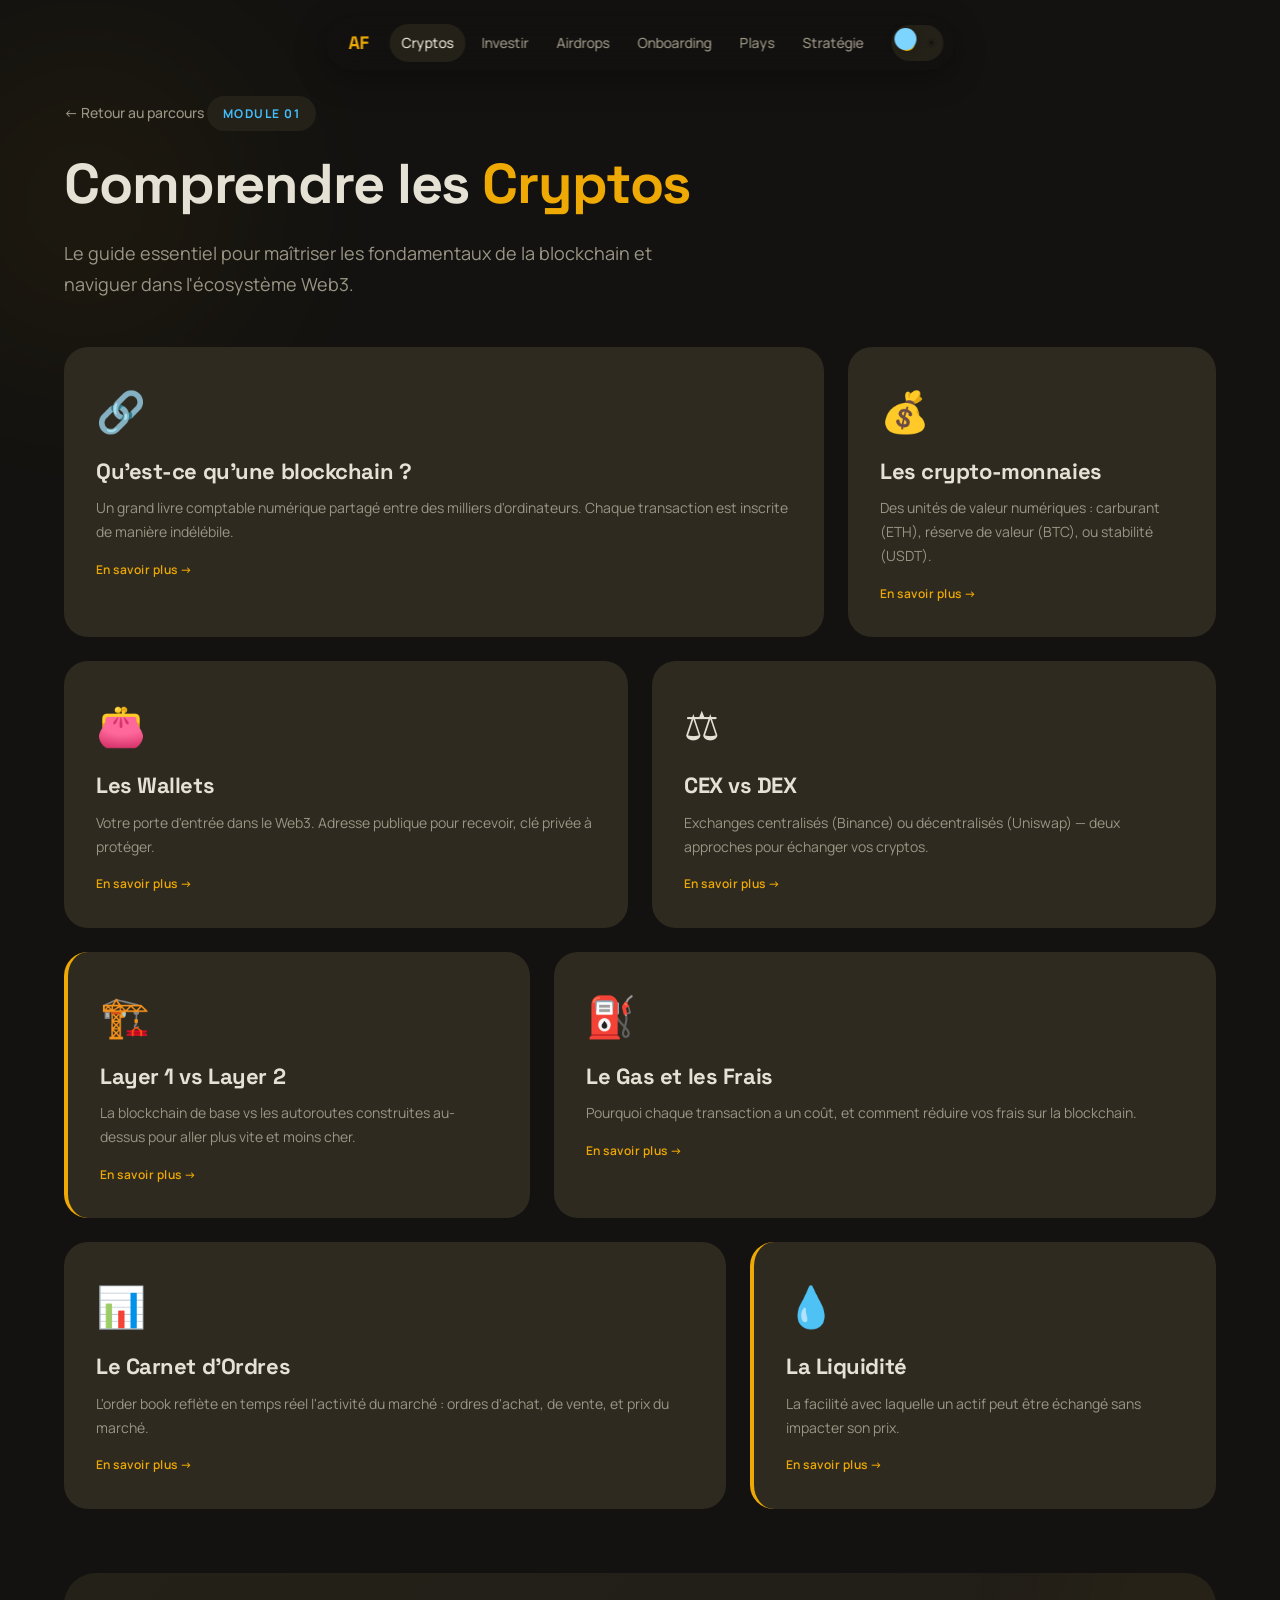
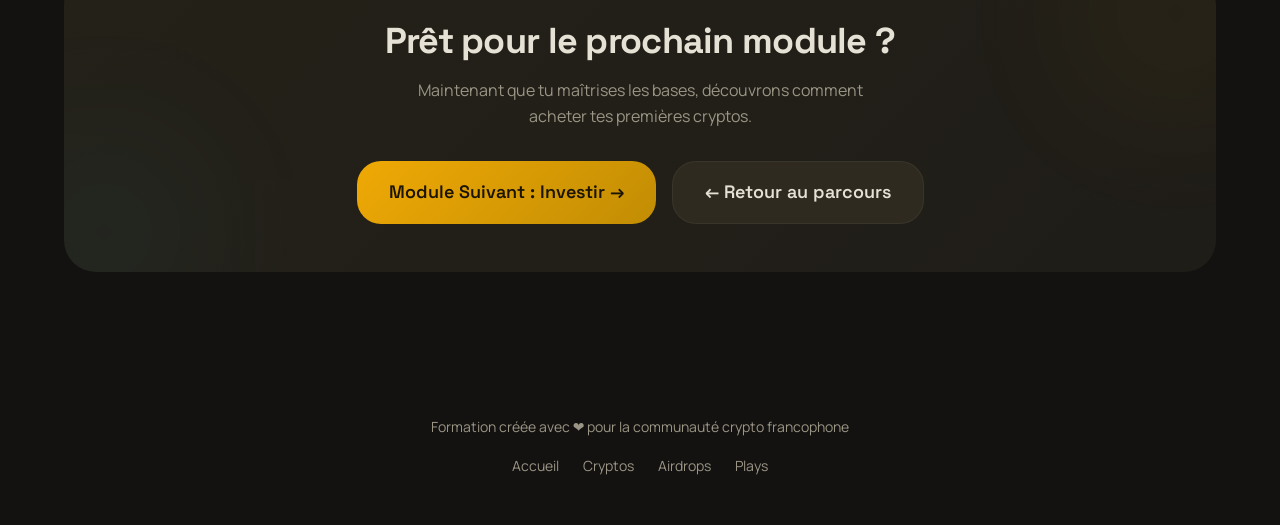
<file: module1.html>
<!DOCTYPE html>
<html lang="fr" data-theme="dark">
<head>
  <meta charset="UTF-8">
  <meta name="viewport" content="width=device-width, initial-scale=1.0">
  <title>Module 01 — Comprendre les Cryptos | Airdrop Formation</title>
  <meta name="description" content="Module 1 : Comprendre les cryptos. Découvrez la blockchain, les wallets, Bitcoin, Ethereum et les bases du Web3.">
  <meta property="og:title" content="Module 01 — Comprendre les Cryptos | Airdrop Formation">
  <meta property="og:description" content="Module 1 : Comprendre les cryptos. Découvrez la blockchain, les wallets, Bitcoin, Ethereum et les bases du Web3.">
  <meta property="og:type" content="website">
  <link rel="icon" type="image/svg+xml" href="data:image/svg+xml,%3Csvg xmlns='http://www.w3.org/2000/svg' viewBox='0 0 32 32'%3E%3Crect width='32' height='32' rx='6' fill='%23efa905'/%3E%3Ctext x='16' y='22' font-family='sans-serif' font-size='18' font-weight='bold' fill='%231a1400' text-anchor='middle'%3EAF%3C/text%3E%3C/svg%3E">
  <link rel="preconnect" href="https://fonts.googleapis.com">
  <link rel="preconnect" href="https://fonts.gstatic.com" crossorigin>
  <link href="https://fonts.googleapis.com/css2?family=Manrope:wght@300;400;500;600;700;800&family=Space+Grotesk:wght@400;500;600;700&display=swap" rel="stylesheet">
  <link rel="stylesheet" href="style.css">
  <link rel="stylesheet" href="module.css">
</head>
<body>

  <!-- Scroll Progress -->
  <div class="scroll-progress" id="scrollProgress"></div>

  <!-- Navigation -->
  <nav class="nav" id="nav">
    <a href="index.html" class="nav-logo">AF</a>
    <ul class="nav-links">
      <li><a href="module1.html" class="active">Cryptos</a></li>
      <li><a href="module2.html">Investir</a></li>
      <li><a href="module3.html">Airdrops</a></li>
      <li><a href="module4.html">Onboarding</a></li>
      <li><a href="module5.html">Plays</a></li>
      <li><a href="module6.html">Stratégie</a></li>
    </ul>
    <button class="theme-toggle" type="button" id="themeToggle" aria-label="Changer de thème">
      <span class="theme-toggle-icon moon">🌙</span>
      <span class="theme-toggle-icon sun">☀️</span>
    </button>
    <button class="nav-hamburger" id="navHamburger" aria-label="Menu">☰</button>
  </nav>

  <main>
  <!-- Module Hero -->
  <section class="module-hero section">
    <div class="container">
      <a href="index.html" class="module-back reveal">← Retour au parcours</a>
      <div class="module-badge reveal">Module 01</div>
      <h1 class="reveal reveal-delay-1">Comprendre les <span class="accent">Cryptos</span></h1>
      <p class="module-subtitle reveal reveal-delay-2">Le guide essentiel pour maîtriser les fondamentaux de la blockchain et naviguer dans l'écosystème Web3.</p>
    </div>
  </section>

  <!-- Content -->
  <section class="section" style="padding-top: 0;">
    <div class="container">
      <div class="bento-grid">

        <!-- 1. Blockchain -->
        <a href="module1-detail.html#blockchain" class="bento-card span-8 reveal">
          <span class="card-icon">🔗</span>
          <h3>Qu'est-ce qu'une blockchain ?</h3>
          <p>Un grand livre comptable numérique partagé entre des milliers d'ordinateurs. Chaque transaction est inscrite de manière indélébile.</p>
          <span class="expand-hint">En savoir plus →</span>
        </a>

        <!-- 2. Crypto-monnaie -->
        <a href="module1-detail.html#crypto" class="bento-card span-4 reveal reveal-delay-1">
          <span class="card-icon">💰</span>
          <h3>Les crypto-monnaies</h3>
          <p>Des unités de valeur numériques : carburant (ETH), réserve de valeur (BTC), ou stabilité (USDT).</p>
          <span class="expand-hint">En savoir plus →</span>
        </a>

        <!-- 3. Wallets -->
        <a href="module1-detail.html#wallets" class="bento-card span-6 reveal">
          <span class="card-icon">👛</span>
          <h3>Les Wallets</h3>
          <p>Votre porte d'entrée dans le Web3. Adresse publique pour recevoir, clé privée à protéger.</p>
          <span class="expand-hint">En savoir plus →</span>
        </a>

        <!-- 4. CEX vs DEX -->
        <a href="module1-detail.html#cex-dex" class="bento-card span-6 reveal reveal-delay-1">
          <span class="card-icon">⚖️</span>
          <h3>CEX vs DEX</h3>
          <p>Exchanges centralisés (Binance) ou décentralisés (Uniswap) — deux approches pour échanger vos cryptos.</p>
          <span class="expand-hint">En savoir plus →</span>
        </a>

        <!-- 5. Layer 1 vs Layer 2 -->
        <a href="module1-detail.html#layers" class="bento-card span-5 accent-left reveal">
          <span class="card-icon">🏗️</span>
          <h3>Layer 1 vs Layer 2</h3>
          <p>La blockchain de base vs les autoroutes construites au-dessus pour aller plus vite et moins cher.</p>
          <span class="expand-hint">En savoir plus →</span>
        </a>

        <!-- 6. Gas et Frais -->
        <a href="module1-detail.html#gas" class="bento-card span-7 reveal reveal-delay-1">
          <span class="card-icon">⛽</span>
          <h3>Le Gas et les Frais</h3>
          <p>Pourquoi chaque transaction a un coût, et comment réduire vos frais sur la blockchain.</p>
          <span class="expand-hint">En savoir plus →</span>
        </a>

        <!-- 7. Carnet d'Ordres -->
        <a href="module1-detail.html#orderbook" class="bento-card span-7 reveal">
          <span class="card-icon">📊</span>
          <h3>Le Carnet d'Ordres</h3>
          <p>L'order book reflète en temps réel l'activité du marché : ordres d'achat, de vente, et prix du marché.</p>
          <span class="expand-hint">En savoir plus →</span>
        </a>

        <!-- 8. Liquidité -->
        <a href="module1-detail.html#liquidite" class="bento-card span-5 accent-left reveal reveal-delay-1">
          <span class="card-icon">💧</span>
          <h3>La Liquidité</h3>
          <p>La facilité avec laquelle un actif peut être échangé sans impacter son prix.</p>
          <span class="expand-hint">En savoir plus →</span>
        </a>

      </div>

      <!-- Module CTA Footer -->
      <div class="module-cta-footer reveal">
        <h3>Prêt pour le prochain module ?</h3>
        <p>Maintenant que tu maîtrises les bases, découvrons comment acheter tes premières cryptos.</p>
        <div class="cta-buttons">
          <a href="module2.html" class="btn-primary">Module Suivant : Investir →</a>
          <a href="index.html" class="btn-secondary">← Retour au parcours</a>
        </div>
      </div>
    </div>
  </section>

  </main>

  <!-- Footer -->
  <footer class="footer">
    <div class="container">
      <p class="footer-text">Formation créée avec ❤️ pour la communauté crypto francophone</p>
      <div class="footer-links">
        <a href="index.html">Accueil</a>
        <a href="module1.html">Cryptos</a>
        <a href="module3.html">Airdrops</a>
        <a href="module5.html">Plays</a>
      </div>
    </div>
  </footer>

  <script>
    /* ── Scroll Progress Bar ── */
    (function () {
      var bar = document.getElementById('scrollProgress');
      window.addEventListener('scroll', function () {
        var scrollTop = document.documentElement.scrollTop || document.body.scrollTop;
        var scrollHeight = document.documentElement.scrollHeight - document.documentElement.clientHeight;
        var progress = scrollHeight > 0 ? (scrollTop / scrollHeight) * 100 : 0;
        bar.style.width = progress + '%';
      }, { passive: true });
    })();

    /* ── Theme Toggle ── */
    (function () {
      var toggle = document.getElementById('themeToggle');
      var root = document.documentElement;
      var stored = localStorage.getItem('theme');
      if (stored) root.setAttribute('data-theme', stored);

      toggle.addEventListener('click', function () {
        var current = root.getAttribute('data-theme');
        var next = current === 'dark' ? 'light' : 'dark';
        root.setAttribute('data-theme', next);
        localStorage.setItem('theme', next);
      });
    })();

    /* ── Mobile Nav Hamburger ── */
    (function () {
      var hamburger = document.getElementById('navHamburger');
      var nav = document.getElementById('nav');
      hamburger.addEventListener('click', function () {
        nav.classList.toggle('open');
      });
      nav.querySelectorAll('.nav-links a').forEach(function (link) {
        link.addEventListener('click', function () {
          nav.classList.remove('open');
        });
      });
    })();

    /* ── Scroll Reveal ── */
    (function () {
      var reveals = document.querySelectorAll('.reveal');
      if ('IntersectionObserver' in window) {
        var observer = new IntersectionObserver(function (entries) {
          entries.forEach(function (entry) {
            if (entry.isIntersecting) {
              entry.target.classList.add('visible');
              observer.unobserve(entry.target);
            }
          });
        }, { threshold: 0.15 });
        reveals.forEach(function (el) { observer.observe(el); });
      } else {
        reveals.forEach(function (el) { el.classList.add('visible'); });
      }
    })();
  </script>

</body>
</html>
</file>
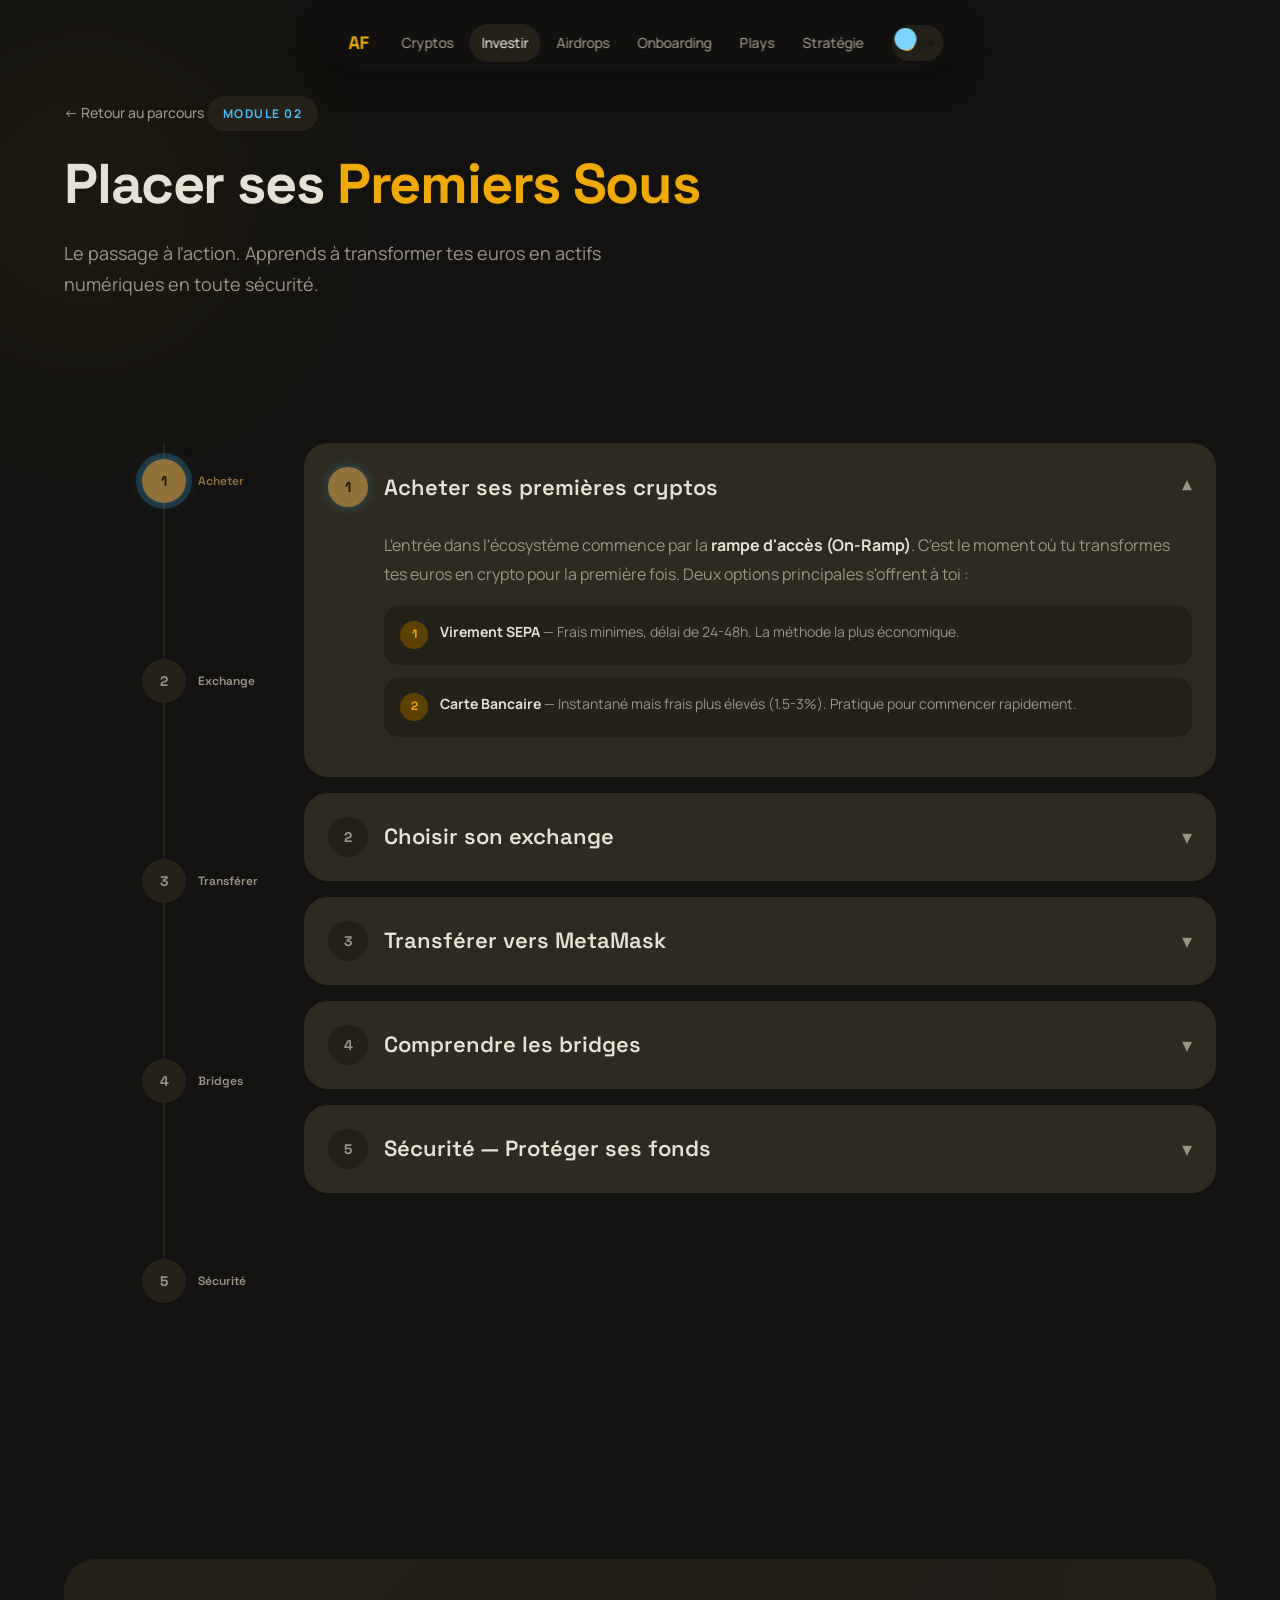
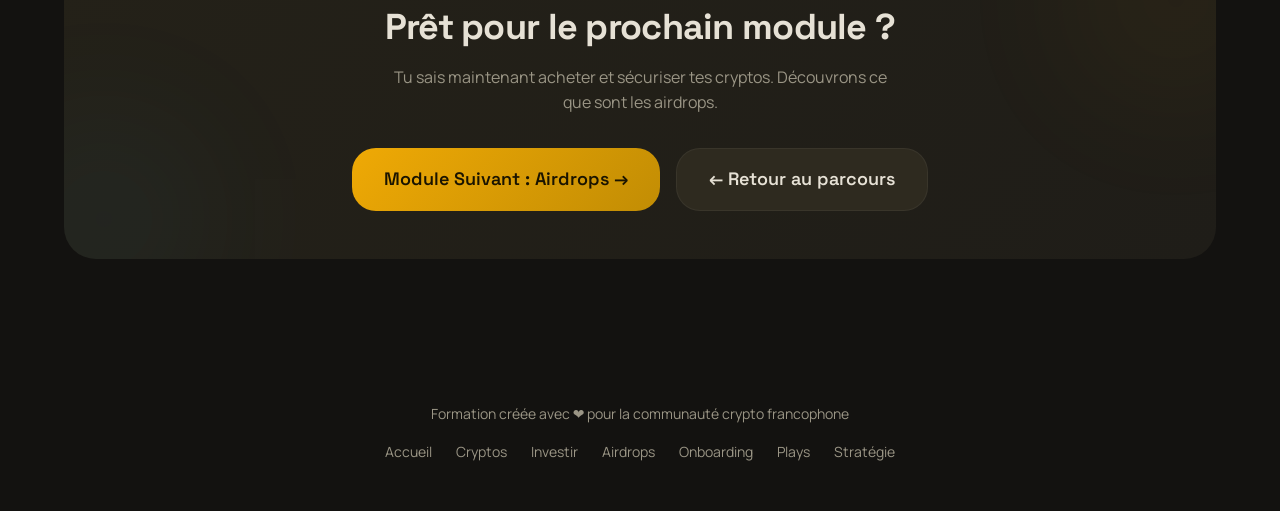
<file: module2.html>
<!DOCTYPE html>
<html lang="fr" data-theme="dark">
<head>
  <meta charset="UTF-8">
  <meta name="viewport" content="width=device-width, initial-scale=1.0">
  <title>Module 02 — Placer ses Premiers Sous | Airdrop Formation</title>
  <meta name="description" content="Module 2 : Comprendre les airdrops. Apprenez ce qu'est un airdrop, les différents types et comment s'y préparer.">
  <meta property="og:title" content="Module 02 — Placer ses Premiers Sous | Airdrop Formation">
  <meta property="og:description" content="Module 2 : Comprendre les airdrops. Apprenez ce qu'est un airdrop, les différents types et comment s'y préparer.">
  <meta property="og:type" content="website">
  <link rel="icon" type="image/svg+xml" href="data:image/svg+xml,%3Csvg xmlns='http://www.w3.org/2000/svg' viewBox='0 0 32 32'%3E%3Crect width='32' height='32' rx='6' fill='%23efa905'/%3E%3Ctext x='16' y='22' font-family='sans-serif' font-size='18' font-weight='bold' fill='%231a1400' text-anchor='middle'%3EAF%3C/text%3E%3C/svg%3E">
  <link rel="preconnect" href="https://fonts.googleapis.com">
  <link rel="preconnect" href="https://fonts.gstatic.com" crossorigin>
  <link href="https://fonts.googleapis.com/css2?family=Manrope:wght@300;400;500;600;700;800&family=Space+Grotesk:wght@400;500;600;700&display=swap" rel="stylesheet">
  <link rel="stylesheet" href="style.css">
  <link rel="stylesheet" href="module.css">
</head>
<body>

  <!-- Scroll Progress -->
  <div class="scroll-progress" id="scrollProgress"></div>

  <!-- Navigation -->
  <nav class="nav" id="nav">
    <a href="index.html" class="nav-logo">AF</a>
    <ul class="nav-links">
      <li><a href="module1.html">Cryptos</a></li>
      <li><a href="module2.html" class="active">Investir</a></li>
      <li><a href="module3.html">Airdrops</a></li>
      <li><a href="module4.html">Onboarding</a></li>
      <li><a href="module5.html">Plays</a></li>
      <li><a href="module6.html">Stratégie</a></li>
    </ul>
    <button class="theme-toggle" type="button" id="themeToggle" aria-label="Changer de thème">
      <span class="theme-toggle-icon moon">🌙</span>
      <span class="theme-toggle-icon sun">☀️</span>
    </button>
    <button class="nav-hamburger" id="navHamburger" aria-label="Menu">☰</button>
  </nav>

  <main>
  <!-- ═══════════════ MODULE HERO ═══════════════ -->
  <section class="module-hero section">
    <div class="container">
      <a href="index.html" class="module-back reveal">← Retour au parcours</a>
      <div class="module-badge reveal">Module 02</div>
      <h1 class="reveal reveal-delay-1">Placer ses <span class="accent">Premiers Sous</span></h1>
      <p class="module-subtitle reveal reveal-delay-2">Le passage à l'action. Apprends à transformer tes euros en actifs numériques en toute sécurité.</p>
    </div>
  </section>

  <!-- ═══════════════ STEPS ═══════════════ -->
  <section class="section" id="steps">
    <div class="container">
      <div class="onboarding-layout">

        <!-- Progress track with 5 nodes -->
        <div class="progress-track" id="progressTrack">
          <div class="progress-line"></div>
          <div class="progress-line-fill" id="progressFill"></div>
          <div class="progress-node active" data-step="0">1<span class="progress-node-label">Acheter</span></div>
          <div class="progress-node" data-step="1">2<span class="progress-node-label">Exchange</span></div>
          <div class="progress-node" data-step="2">3<span class="progress-node-label">Transférer</span></div>
          <div class="progress-node" data-step="3">4<span class="progress-node-label">Bridges</span></div>
          <div class="progress-node" data-step="4">5<span class="progress-node-label">Sécurité</span></div>
        </div>

        <div class="steps-container">

          <!-- Step 1 — Acheter ses premières cryptos -->
          <div class="step-accordion open active" data-index="0">
            <div class="step-header" role="button" tabindex="0">
              <div class="step-number">1</div>
              <div class="step-title">Acheter ses premières cryptos</div>
              <span class="step-chevron">▾</span>
            </div>
            <div class="step-body">
              <div class="step-content">
                <p>L'entrée dans l'écosystème commence par la <strong>rampe d'accès (On-Ramp)</strong>. C'est le moment où tu transformes tes euros en crypto pour la première fois. Deux options principales s'offrent à toi :</p>
                <div class="substeps">
                  <div class="substep">
                    <div class="substep-num">1</div>
                    <div class="substep-text"><strong>Virement SEPA</strong> — Frais minimes, délai de 24-48h. La méthode la plus économique.</div>
                  </div>
                  <div class="substep">
                    <div class="substep-num">2</div>
                    <div class="substep-text"><strong>Carte Bancaire</strong> — Instantané mais frais plus élevés (1.5-3%). Pratique pour commencer rapidement.</div>
                  </div>
                </div>
              </div>
            </div>
          </div>

          <!-- Step 2 — Choisir son exchange -->
          <div class="step-accordion" data-index="1">
            <div class="step-header" role="button" tabindex="0">
              <div class="step-number">2</div>
              <div class="step-title">Choisir son exchange</div>
              <span class="step-chevron">▾</span>
            </div>
            <div class="step-body">
              <div class="step-content">
                <p>Un exchange est une <strong>plateforme d'achat/vente de crypto</strong>. Choisis celui qui te convient en fonction de tes besoins et de ton niveau d'expérience.</p>
                <div class="substeps">
                  <div class="substep">
                    <div class="substep-num">1</div>
                    <div class="substep-text"><strong>Binance</strong> — Le plus grand exchange mondial. Large choix de cryptos, frais bas.</div>
                  </div>
                  <div class="substep">
                    <div class="substep-num">2</div>
                    <div class="substep-text"><strong>Coinbase</strong> — Interface simple, idéal pour les débutants. Régulé en Europe.</div>
                  </div>
                  <div class="substep">
                    <div class="substep-num">3</div>
                    <div class="substep-text"><strong>Bybit</strong> — Bon compromis entre fonctionnalités et simplicité. Bonus d'inscription réguliers.</div>
                  </div>
                </div>
              </div>
            </div>
          </div>

          <!-- Step 3 — Transférer vers MetaMask -->
          <div class="step-accordion" data-index="2">
            <div class="step-header" role="button" tabindex="0">
              <div class="step-number">3</div>
              <div class="step-title">Transférer vers MetaMask</div>
              <span class="step-chevron">▾</span>
            </div>
            <div class="step-body">
              <div class="step-content">
                <p>Une fois tes cryptos achetées, il faut les envoyer vers ton <strong>wallet personnel</strong> pour garder le contrôle. Voici les étapes :</p>
                <div class="substeps">
                  <div class="substep">
                    <div class="substep-num">1</div>
                    <div class="substep-text">Copie ton adresse MetaMask (commence par <strong>0x...</strong>)</div>
                  </div>
                  <div class="substep">
                    <div class="substep-num">2</div>
                    <div class="substep-text">Sur l'exchange, va dans <strong>"Retrait"</strong> et colle ton adresse</div>
                  </div>
                  <div class="substep">
                    <div class="substep-num">3</div>
                    <div class="substep-text">Choisis le bon réseau (<strong>Ethereum, Arbitrum, etc.</strong>)</div>
                  </div>
                  <div class="substep">
                    <div class="substep-num">4</div>
                    <div class="substep-text">Vérifie <strong>TOUJOURS</strong> l'adresse avant de confirmer</div>
                  </div>
                </div>
                <div class="warning-box">
                  <p>Une erreur d'adresse ou de réseau = fonds perdus définitivement. Fais un petit envoi test d'abord.</p>
                </div>
              </div>
            </div>
          </div>

          <!-- Step 4 — Comprendre les bridges -->
          <div class="step-accordion" data-index="3">
            <div class="step-header" role="button" tabindex="0">
              <div class="step-number">4</div>
              <div class="step-title">Comprendre les bridges</div>
              <span class="step-chevron">▾</span>
            </div>
            <div class="step-body">
              <div class="step-content">
                <p>Un bridge te permet d'envoyer tes tokens <strong>d'une blockchain à une autre</strong>. C'est un outil essentiel pour naviguer entre les différents réseaux.</p>
                <div class="substeps">
                  <div class="substep">
                    <div class="substep-num">1</div>
                    <div class="substep-text">Va sur le <strong>bridge officiel</strong> du réseau cible</div>
                  </div>
                  <div class="substep">
                    <div class="substep-num">2</div>
                    <div class="substep-text">Connecte ton wallet <strong>MetaMask</strong></div>
                  </div>
                  <div class="substep">
                    <div class="substep-num">3</div>
                    <div class="substep-text">Sélectionne la crypto et le <strong>montant à transférer</strong></div>
                  </div>
                  <div class="substep">
                    <div class="substep-num">4</div>
                    <div class="substep-text">Confirme la transaction et <strong>attends la finalisation</strong></div>
                  </div>
                </div>
                <div class="tip-box">
                  <p>Les bridges officiels sont toujours plus sûrs que les bridges tiers. Vérifie l'URL avant de connecter ton wallet.</p>
                </div>
              </div>
            </div>
          </div>

          <!-- Step 5 — Sécurité -->
          <div class="step-accordion" data-index="4">
            <div class="step-header" role="button" tabindex="0">
              <div class="step-number">5</div>
              <div class="step-title">Sécurité — Protéger ses fonds</div>
              <span class="step-chevron">▾</span>
            </div>
            <div class="step-body">
              <div class="step-content">
                <p>La sécurité est un <strong>processus, pas un produit</strong>. Adopte ces réflexes dès le début pour protéger tes actifs.</p>
                <div class="substeps">
                  <div class="substep">
                    <div class="substep-num">1</div>
                    <div class="substep-text">Active le <strong>2FA</strong> (authentification à deux facteurs) sur tous tes comptes</div>
                  </div>
                  <div class="substep">
                    <div class="substep-num">2</div>
                    <div class="substep-text">Ne stocke <strong>JAMAIS</strong> ta seed phrase en ligne (pas de photo, pas de fichier texte)</div>
                  </div>
                  <div class="substep">
                    <div class="substep-num">3</div>
                    <div class="substep-text">Utilise un <strong>gestionnaire de mots de passe</strong></div>
                  </div>
                  <div class="substep">
                    <div class="substep-num">4</div>
                    <div class="substep-text">Méfie-toi des messages privés — <strong>personne de légitime ne te demandera ta seed phrase</strong></div>
                  </div>
                </div>
                <div class="warning-box">
                  <p>Les arnaques les plus courantes : faux airdrops demandant ta seed phrase, faux sites d'exchange, messages DM sur Discord/Telegram.</p>
                </div>
              </div>
            </div>
          </div>

        </div>
      </div>
    </div>
  </section>

  <!-- ═══════════════ MODULE CTA FOOTER ═══════════════ -->
  <section class="section">
    <div class="container">
      <div class="module-cta-footer reveal">
        <h3>Prêt pour le prochain module ?</h3>
        <p>Tu sais maintenant acheter et sécuriser tes cryptos. Découvrons ce que sont les airdrops.</p>
        <div class="cta-buttons">
          <a href="module3.html" class="btn-primary">Module Suivant : Airdrops →</a>
          <a href="index.html" class="btn-secondary">← Retour au parcours</a>
        </div>
      </div>
    </div>
  </section>

  </main>

  <!-- ═══════════════ FOOTER ═══════════════ -->
  <footer class="footer">
    <div class="container">
      <p class="footer-text">Formation créée avec ❤️ pour la communauté crypto francophone</p>
      <div class="footer-links">
        <a href="index.html">Accueil</a>
        <a href="module1.html">Cryptos</a>
        <a href="module2.html">Investir</a>
        <a href="module3.html">Airdrops</a>
        <a href="module4.html">Onboarding</a>
        <a href="module5.html">Plays</a>
        <a href="module6.html">Stratégie</a>
      </div>
    </div>
  </footer>

  <script>
    (function(){var s=localStorage.getItem('theme');if(s)document.documentElement.setAttribute('data-theme',s);})();

    /* ═══════════════════════════════════════════
       SCROLL PROGRESS BAR
       ═══════════════════════════════════════════ */
    const scrollProgress = document.getElementById('scrollProgress');
    window.addEventListener('scroll', () => {
      const scrollTop = window.scrollY;
      const docHeight = document.documentElement.scrollHeight - window.innerHeight;
      if (docHeight <= 0) return;
      const progress = (scrollTop / docHeight) * 100;
      scrollProgress.style.width = progress + '%';
    }, { passive: true });

    /* ═══════════════════════════════════════════
       SCROLL REVEAL
       ═══════════════════════════════════════════ */
    const revealElements = document.querySelectorAll('.reveal');
    const revealObserver = new IntersectionObserver((entries) => {
      entries.forEach(entry => {
        if (entry.isIntersecting) {
          entry.target.classList.add('visible');
        }
      });
    }, { threshold: 0.1, rootMargin: '0px 0px -40px 0px' });
    revealElements.forEach(el => revealObserver.observe(el));

    /* ═══════════════════════════════════════════
       THEME TOGGLE
       ═══════════════════════════════════════════ */
    const themeToggle = document.getElementById('themeToggle');
    themeToggle.addEventListener('click', () => {
      const html = document.documentElement;
      const current = html.getAttribute('data-theme');
      const next = current === 'dark' ? 'light' : 'dark';
      html.setAttribute('data-theme', next);
      localStorage.setItem('theme', next);
    });

    /* ═══════════════════════════════════════════
       MOBILE NAV
       ═══════════════════════════════════════════ */
    const navHamburger = document.getElementById('navHamburger');
    const nav = document.getElementById('nav');
    const navLinks = document.querySelectorAll('.nav-links a');
    navHamburger.addEventListener('click', () => nav.classList.toggle('open'));
    navLinks.forEach(link => link.addEventListener('click', () => nav.classList.remove('open')));

    /* ═══════════════════════════════════════════
       ACCORDION STEPS
       ═══════════════════════════════════════════ */
    const accordions = document.querySelectorAll('.step-accordion');
    const progressNodes = document.querySelectorAll('.progress-node');
    const progressFill = document.getElementById('progressFill');

    function setActiveStep(index) {
      accordions.forEach((acc, i) => {
        const isTarget = i === index;
        acc.classList.toggle('open', isTarget);
        acc.classList.remove('active', 'completed');
        if (i < index) acc.classList.add('completed');
        if (i === index) acc.classList.add('active');
      });

      progressNodes.forEach((node, i) => {
        node.classList.remove('active', 'completed');
        if (i < index) node.classList.add('completed');
        if (i === index) node.classList.add('active');
      });

      // Fill progress line
      const pct = (index / (accordions.length - 1)) * 100;
      progressFill.style.height = pct + '%';
    }

    accordions.forEach((acc, i) => {
      acc.querySelector('.step-header').addEventListener('click', () => setActiveStep(i));
    });

    progressNodes.forEach((node, i) => {
      node.addEventListener('click', () => setActiveStep(i));
    });
  </script>
</body>
</html>
</file>
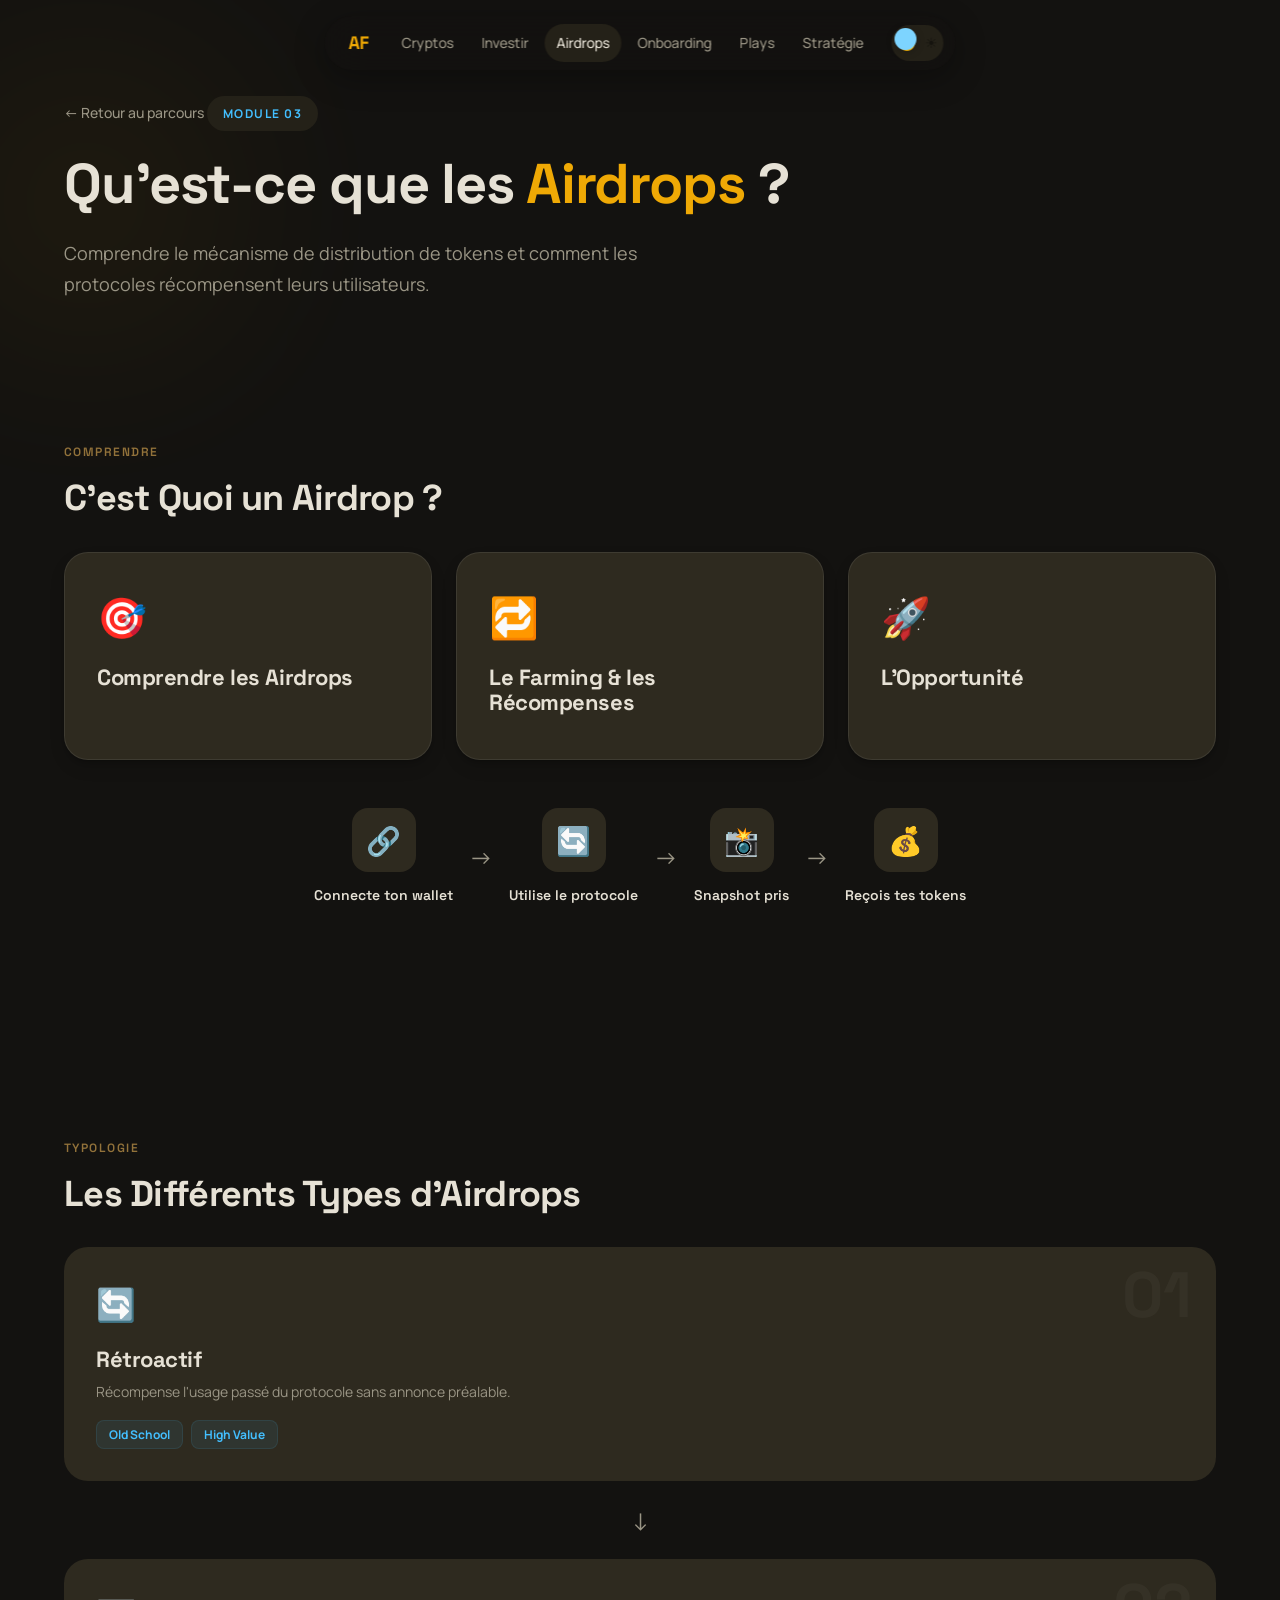
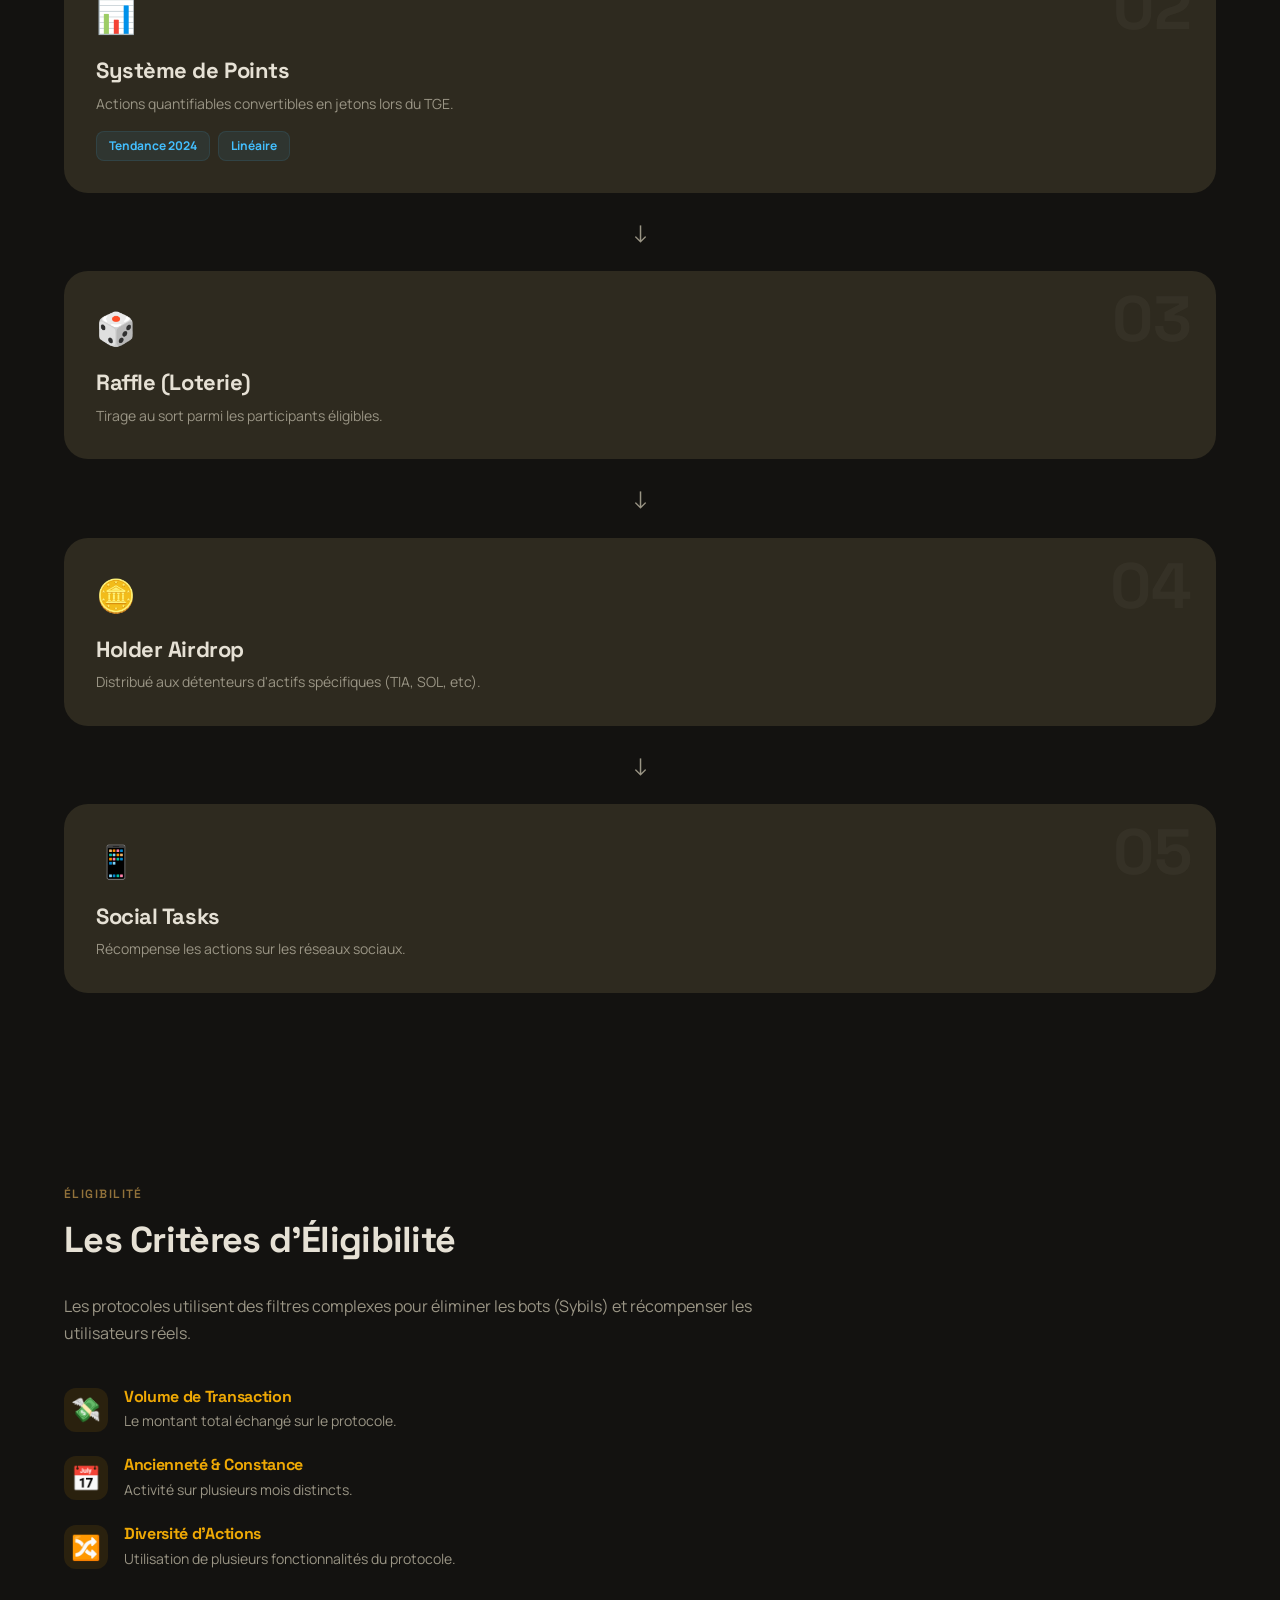
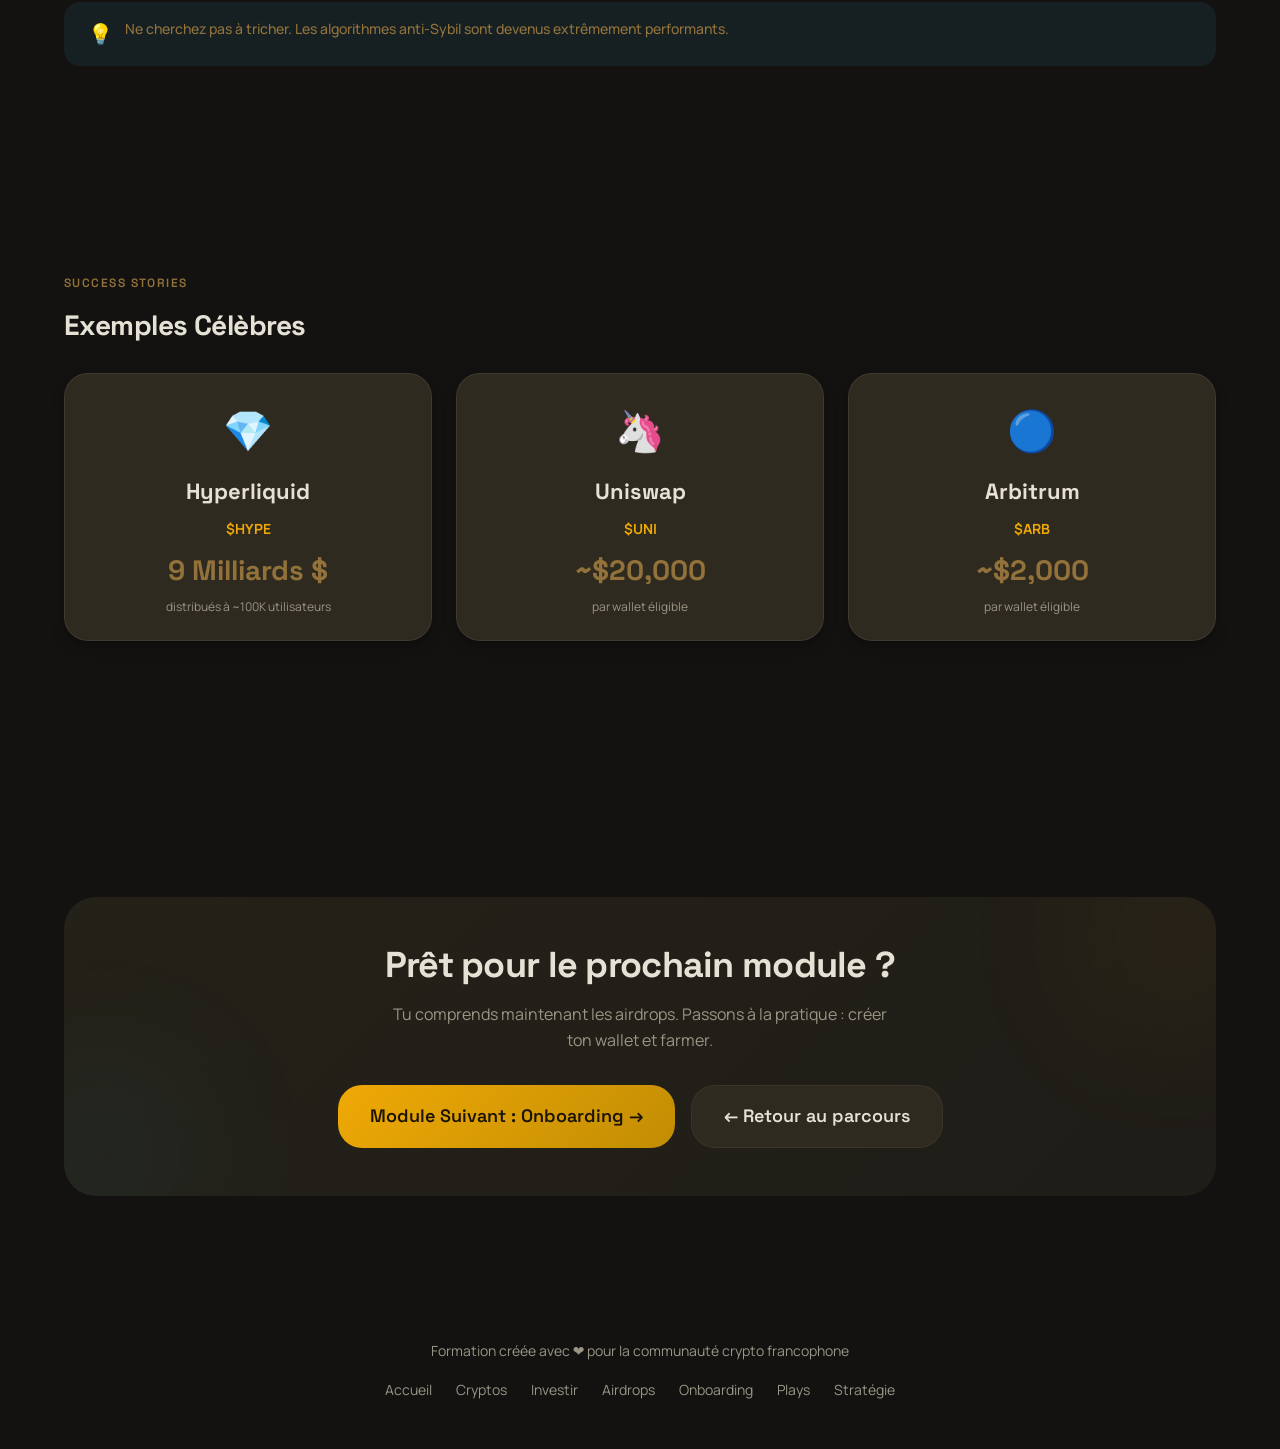
<file: module3.html>
<!DOCTYPE html>
<html lang="fr" data-theme="dark">
<head>
  <meta charset="UTF-8">
  <meta name="viewport" content="width=device-width, initial-scale=1.0">
  <title>Module 03 — Qu'est-ce que les Airdrops | Airdrop Formation</title>
  <meta name="description" content="Module 3 : Comprendre la DeFi. Découvrez les protocoles décentralisés, le staking, le lending et les stratégies avancées.">
  <meta property="og:title" content="Module 03 — Qu'est-ce que les Airdrops | Airdrop Formation">
  <meta property="og:description" content="Module 3 : Comprendre la DeFi. Découvrez les protocoles décentralisés, le staking, le lending et les stratégies avancées.">
  <meta property="og:type" content="website">
  <link rel="icon" type="image/svg+xml" href="data:image/svg+xml,%3Csvg xmlns='http://www.w3.org/2000/svg' viewBox='0 0 32 32'%3E%3Crect width='32' height='32' rx='6' fill='%23efa905'/%3E%3Ctext x='16' y='22' font-family='sans-serif' font-size='18' font-weight='bold' fill='%231a1400' text-anchor='middle'%3EAF%3C/text%3E%3C/svg%3E">
  <link rel="preconnect" href="https://fonts.googleapis.com">
  <link rel="preconnect" href="https://fonts.gstatic.com" crossorigin>
  <link href="https://fonts.googleapis.com/css2?family=Manrope:wght@300;400;500;600;700;800&family=Space+Grotesk:wght@400;500;600;700&display=swap" rel="stylesheet">
  <link rel="stylesheet" href="style.css">
  <link rel="stylesheet" href="module.css">
</head>
<body>

  <!-- Scroll Progress -->
  <div class="scroll-progress" id="scrollProgress"></div>

  <!-- Navigation -->
  <nav class="nav" id="nav">
    <a href="index.html" class="nav-logo">AF</a>
    <ul class="nav-links">
      <li><a href="module1.html">Cryptos</a></li>
      <li><a href="module2.html">Investir</a></li>
      <li><a href="module3.html" class="active">Airdrops</a></li>
      <li><a href="module4.html">Onboarding</a></li>
      <li><a href="module5.html">Plays</a></li>
      <li><a href="module6.html">Stratégie</a></li>
    </ul>
    <button class="theme-toggle" type="button" id="themeToggle" aria-label="Changer de thème">
      <span class="theme-toggle-icon moon">🌙</span>
      <span class="theme-toggle-icon sun">☀️</span>
    </button>
    <button class="nav-hamburger" id="navHamburger" aria-label="Menu">☰</button>
  </nav>

  <main>
  <!-- Module Hero -->
  <section class="module-hero section">
    <div class="container">
      <a href="index.html" class="module-back reveal">← Retour au parcours</a>
      <div class="module-badge reveal">Module 03</div>
      <h1 class="reveal reveal-delay-1">Qu'est-ce que les <span class="accent">Airdrops</span> ?</h1>
      <p class="module-subtitle reveal reveal-delay-2">Comprendre le mécanisme de distribution de tokens et comment les protocoles récompensent leurs utilisateurs.</p>
    </div>
  </section>

  <!-- Section 1 — Explain Cards (from existing site) -->
  <section class="explain-section section">
    <div class="container">
      <div class="section-label reveal">Comprendre</div>
      <h2 class="section-title reveal reveal-delay-1">C'est Quoi un Airdrop ?</h2>

      <div class="explain-overlay" id="explainOverlay"></div>
      <div class="explain-grid">
        <!-- Card 1 -->
        <div class="border-glow-card reveal reveal-delay-1" data-glow>
          <span class="edge-light"></span>
          <div class="border-glow-inner">
            <button class="explain-close">✕</button>
            <div class="explain-card" data-expandable>
              <span class="explain-card-icon">🎯</span>
              <h3>Comprendre les Airdrops</h3>
              <div class="card-expand">
                <p style="margin-top: var(--sp-4);">Recevoir 100 $, 1 000 $, ou même des centaines de milliers de dollars — sur un, voire plusieurs portefeuilles — simplement parce qu'on a utilisé une plateforme au bon moment ? C'est quelque chose qui arrive réellement en crypto. De l'argent magique ? Ce n'est pas aussi simple. Voyons ce que sont les airdrops.</p>
                <p>Aujourd'hui, une grande partie des opportunités dans la crypto ne se trouve pas là où tout le monde regarde. La majorité des débutants pensent que gagner de l'argent passe forcément par le trading : acheter au bon moment, vendre au bon moment, analyser les graphiques… En réalité, ce n'est pas le seul chemin — et ce n'est clairement pas le plus accessible.</p>
                <p>Ce que peu de gens savent encore, c'est qu'il existe une méthode beaucoup plus simple, structurée, et surtout reproductible : <strong>profiter des airdrops</strong> en utilisant certaines plateformes de manière stratégique.</p>
                <p>Un airdrop, c'est une distribution gratuite de tokens faite par un projet crypto. Ces tokens ont une valeur réelle, car ils peuvent être revendus sur le marché. Les projets utilisent ce système pour attirer des utilisateurs, récompenser l'activité et créer une communauté. En d'autres termes, <strong>ils paient les gens pour utiliser leur plateforme.</strong> Imaginez recevoir un grand nombre d'actions Amazon simplement parce que vous avez été l'un des premiers à commander un produit. C'est exactement comme ça que fonctionnent les airdrops.</p>
                <p>C'est là que se trouve l'opportunité.</p>
                <p>Des plateformes comme <strong>Hyperliquid, Kinetiq</strong> et d'autres similaires sont des infrastructures de finance décentralisée (DeFi). Elles permettent notamment de trader des cryptomonnaies, d'ouvrir des positions, et de générer de l'activité financière.</p>
                <p>Mais il faut être très clair dès le départ : <strong>nous ne sommes pas là pour apprendre à trader.</strong></p>
                <p>Le trading demande des compétences, de l'expérience, et comporte un vrai risque de perte. Ce n'est pas l'objectif de cette formation. Nous utilisons ces plateformes pour une autre raison : <strong>leur système de récompense.</strong></p>
                <p>Aujourd'hui, beaucoup de ces projets n'ont pas encore distribué leur token. Ils mettent donc en place des systèmes de points ou de tracking d'activité pour identifier les utilisateurs qui méritent d'être récompensés plus tard. Et c'est exactement ce qu'on exploite.</p>
                <button class="explain-next-btn" data-next="1">Suite →</button>
              </div>
            </div>
          </div>
        </div>

        <!-- Card 2 -->
        <div class="border-glow-card reveal reveal-delay-2" data-glow>
          <span class="edge-light"></span>
          <div class="border-glow-inner">
            <button class="explain-close">✕</button>
            <div class="explain-card" data-expandable>
              <span class="explain-card-icon">🔁</span>
              <h3>Le Farming & les Récompenses</h3>
              <div class="card-expand">
                <p style="margin-top: var(--sp-4);">Le cœur de la méthode repose sur une chose simple : <strong>l'activité.</strong></p>
                <p>Plus tu es actif sur une plateforme, plus tu es visible pour le projet. Et plus tu es visible, plus tu augmentes tes chances d'être récompensé lors d'un airdrop. Cette activité se mesure principalement par ce qu'on appelle <strong>le volume.</strong></p>
                <p>Faire du volume, ça ne veut pas dire "parier" ou "prendre des risques inconsidérés". Ça signifie simplement effectuer des actions sur la plateforme : ouvrir et fermer des positions, interagir avec les fonctionnalités, générer du mouvement. L'objectif n'est pas de gagner de l'argent avec le trading lui-même, mais de <strong>créer un historique d'utilisation</strong> suffisamment important pour être considéré comme un utilisateur actif et légitime.</p>
                <p>C'est exactement comme un programme de fidélité, mais à grande échelle.</p>
                <p>La plupart de ces plateformes fonctionnent aujourd'hui avec des <strong>systèmes de points.</strong> Ces points ne valent rien immédiatement, mais ils représentent une part potentielle des futures récompenses. Plus tu utilises la plateforme, plus tu accumules ces points. Et surtout, plus tu génères de volume, plus ton "poids" dans la distribution finale sera important.</p>
                <p>Quand le projet lance officiellement son token, <strong>ces points sont convertis en tokens réels.</strong> Et c'est à ce moment-là que l'argent est généré.</p>
                <p>Certains utilisateurs ont déjà reçu, sur des projets similaires, des airdrops valant plusieurs centaines, voire <strong>plusieurs milliers d'euros</strong> — simplement pour avoir utilisé une plateforme régulièrement avant son lancement.</p>
                <button class="explain-next-btn" data-next="2">Suite →</button>
              </div>
            </div>
          </div>
        </div>

        <!-- Card 3 -->
        <div class="border-glow-card reveal reveal-delay-3" data-glow>
          <span class="edge-light"></span>
          <div class="border-glow-inner">
            <button class="explain-close">✕</button>
            <div class="explain-card" data-expandable>
              <span class="explain-card-icon">🚀</span>
              <h3>L'Opportunité</h3>
              <div class="card-expand">
                <p style="margin-top: var(--sp-4);">Ce qui rend cette stratégie particulièrement intéressante aujourd'hui, c'est qu'elle reste encore <strong>largement sous-estimée.</strong> La majorité des gens sont focalisés sur le trading, les meme coins, les gains rapides. Très peu comprennent réellement la logique des airdrops, et encore moins savent comment les exploiter correctement.</p>
                <p>Résultat : ceux qui maîtrisent cette approche se positionnent très tôt sur des projets, accumulent des points en silence, et récupèrent des récompenses importantes quand le projet décolle.</p>
                <p>Dans de nombreux cas, les gains peuvent représenter des sommes très intéressantes : <strong>1 500 $, 3 000 $, 6 000 $, parfois même 10 000 $ ou plus</strong>, simplement pour avoir été actif au bon moment.</p>
                <p>Un exemple marquant : l'airdrop de <strong>Hyperliquid</strong>. Les utilisateurs qui avaient farmé la plateforme ont reçu une allocation massive de tokens. Certains sont devenus millionnaires, simplement parce qu'ils avaient compris l'opportunité avant la majorité.</p>
                <p>Cette méthode n'est pas magique. Mais contrairement au trading classique, <strong>le risque est beaucoup plus contrôlé.</strong> Tu ne dépends pas d'une prédiction de marché, tu ne cherches pas à battre le marché, tu suis une méthode structurée basée sur l'activité.</p>
                <p>Dans cette formation, on va te montrer comment <strong>identifier les bonnes plateformes</strong> avant tout le monde, comprendre les systèmes de récompense, <strong>générer du volume de manière intelligente</strong>, et optimiser ton activité pour maximiser tes airdrops. Le tout avec une approche claire, structurée, et accessible, même si tu pars de zéro.</p>
              </div>
            </div>
          </div>
        </div>
      </div>

      <!-- Section 2 — Process Flow (from existing site) -->
      <div class="process-flow reveal">
        <div class="process-step">
          <div class="process-icon">🔗</div>
          <span class="process-label">Connecte ton wallet</span>
        </div>
        <span class="process-arrow">→</span>
        <div class="process-step">
          <div class="process-icon">🔄</div>
          <span class="process-label">Utilise le protocole</span>
        </div>
        <span class="process-arrow">→</span>
        <div class="process-step">
          <div class="process-icon">📸</div>
          <span class="process-label">Snapshot pris</span>
        </div>
        <span class="process-arrow">→</span>
        <div class="process-step">
          <div class="process-icon">💰</div>
          <span class="process-label">Reçois tes tokens</span>
        </div>
      </div>
    </div>
  </section>

  <!-- Section 3 — Types d'Airdrops (NEW) -->
  <section class="section">
    <div class="container">
      <div class="section-label reveal">Typologie</div>
      <h2 class="section-title reveal reveal-delay-1">Les Différents Types d'Airdrops</h2>

      <div class="vertical-steps">
        <!-- Type 1 -->
        <div class="v-step reveal">
          <span class="step-num-bg">01</span>
          <span class="step-icon">🔄</span>
          <h3>Rétroactif</h3>
          <p>Récompense l'usage passé du protocole sans annonce préalable.</p>
          <div class="strategy-tags">
            <span class="strategy-tag">Old School</span>
            <span class="strategy-tag">High Value</span>
          </div>
        </div>

        <div class="step-connector reveal">↓</div>

        <!-- Type 2 -->
        <div class="v-step reveal">
          <span class="step-num-bg">02</span>
          <span class="step-icon">📊</span>
          <h3>Système de Points</h3>
          <p>Actions quantifiables convertibles en jetons lors du TGE.</p>
          <div class="strategy-tags">
            <span class="strategy-tag">Tendance 2024</span>
            <span class="strategy-tag">Linéaire</span>
          </div>
        </div>

        <div class="step-connector reveal">↓</div>

        <!-- Type 3 -->
        <div class="v-step reveal">
          <span class="step-num-bg">03</span>
          <span class="step-icon">🎲</span>
          <h3>Raffle (Loterie)</h3>
          <p>Tirage au sort parmi les participants éligibles.</p>
        </div>

        <div class="step-connector reveal">↓</div>

        <!-- Type 4 -->
        <div class="v-step reveal">
          <span class="step-num-bg">04</span>
          <span class="step-icon">🪙</span>
          <h3>Holder Airdrop</h3>
          <p>Distribué aux détenteurs d'actifs spécifiques (TIA, SOL, etc).</p>
        </div>

        <div class="step-connector reveal">↓</div>

        <!-- Type 5 -->
        <div class="v-step reveal">
          <span class="step-num-bg">05</span>
          <span class="step-icon">📱</span>
          <h3>Social Tasks</h3>
          <p>Récompense les actions sur les réseaux sociaux.</p>
        </div>
      </div>
    </div>
  </section>

  <!-- Section 4 — Critères d'Éligibilité (NEW) -->
  <section class="section">
    <div class="container">
      <div class="section-label reveal">Éligibilité</div>
      <h2 class="section-title reveal reveal-delay-1">Les Critères d'Éligibilité</h2>
      <p class="reveal reveal-delay-2" style="color: var(--on-surface-variant); font-size: var(--body-lg); line-height: 1.7; max-width: 700px; margin-bottom: var(--sp-10);">Les protocoles utilisent des filtres complexes pour éliminer les bots (Sybils) et récompenser les utilisateurs réels.</p>

      <div class="detail-list">
        <div class="detail-item reveal">
          <div class="detail-icon gold">💸</div>
          <div>
            <h4>Volume de Transaction</h4>
            <p>Le montant total échangé sur le protocole.</p>
          </div>
        </div>
        <div class="detail-item reveal reveal-delay-1">
          <div class="detail-icon gold">📅</div>
          <div>
            <h4>Ancienneté & Constance</h4>
            <p>Activité sur plusieurs mois distincts.</p>
          </div>
        </div>
        <div class="detail-item reveal reveal-delay-2">
          <div class="detail-icon gold">🔀</div>
          <div>
            <h4>Diversité d'Actions</h4>
            <p>Utilisation de plusieurs fonctionnalités du protocole.</p>
          </div>
        </div>
      </div>

      <div class="tip-box reveal" style="margin-top: var(--sp-8);">
        <span style="font-size:1.25rem;">💡</span>
        <p>Ne cherchez pas à tricher. Les algorithmes anti-Sybil sont devenus extrêmement performants.</p>
      </div>
    </div>
  </section>

  <!-- Section 5 — Famous Examples (from existing site) -->
  <section class="section">
    <div class="container">
      <div class="section-label reveal">Success Stories</div>
      <h2 class="section-title reveal reveal-delay-1" style="font-size: var(--headline-md);">Exemples Célèbres</h2>
      <div class="examples-row">
        <div class="border-glow-card reveal reveal-delay-1" data-glow>
          <span class="edge-light"></span>
          <div class="border-glow-inner">
            <div class="example-card">
              <div class="example-icon">💎</div>
              <div class="example-name">Hyperliquid</div>
              <div class="example-token">$HYPE</div>
              <div class="example-value">9 Milliards $</div>
              <div class="example-label">distribués à ~100K utilisateurs</div>
            </div>
          </div>
        </div>
        <div class="border-glow-card reveal reveal-delay-2" data-glow>
          <span class="edge-light"></span>
          <div class="border-glow-inner">
            <div class="example-card">
              <div class="example-icon">🦄</div>
              <div class="example-name">Uniswap</div>
              <div class="example-token">$UNI</div>
              <div class="example-value">~$20,000</div>
              <div class="example-label">par wallet éligible</div>
            </div>
          </div>
        </div>
        <div class="border-glow-card reveal reveal-delay-3" data-glow>
          <span class="edge-light"></span>
          <div class="border-glow-inner">
            <div class="example-card">
              <div class="example-icon">🔵</div>
              <div class="example-name">Arbitrum</div>
              <div class="example-token">$ARB</div>
              <div class="example-value">~$2,000</div>
              <div class="example-label">par wallet éligible</div>
            </div>
          </div>
        </div>
      </div>
    </div>
  </section>

  <!-- Module CTA Footer -->
  <section class="section">
    <div class="container">
      <div class="module-cta-footer reveal">
        <h3>Prêt pour le prochain module ?</h3>
        <p>Tu comprends maintenant les airdrops. Passons à la pratique : créer ton wallet et farmer.</p>
        <div class="cta-buttons">
          <a href="module4.html" class="btn-primary">Module Suivant : Onboarding →</a>
          <a href="index.html" class="btn-secondary">← Retour au parcours</a>
        </div>
      </div>
    </div>
  </section>

  </main>

  <!-- Footer -->
  <footer class="footer">
    <div class="container">
      <p class="footer-text">Formation créée avec ❤️ pour la communauté crypto francophone</p>
      <div class="footer-links">
        <a href="index.html">Accueil</a>
        <a href="module1.html">Cryptos</a>
        <a href="module2.html">Investir</a>
        <a href="module3.html">Airdrops</a>
        <a href="module4.html">Onboarding</a>
        <a href="module5.html">Plays</a>
        <a href="module6.html">Stratégie</a>
      </div>
    </div>
  </footer>

  <script>
    (function(){var s=localStorage.getItem('theme');if(s)document.documentElement.setAttribute('data-theme',s);})();

    /* ═══════════════════════════════════════════
       SCROLL REVEAL
       ═══════════════════════════════════════════ */
    const revealElements = document.querySelectorAll('.reveal');
    const revealObserver = new IntersectionObserver((entries) => {
      entries.forEach(entry => {
        if (entry.isIntersecting) {
          entry.target.classList.add('visible');
        }
      });
    }, { threshold: 0.1, rootMargin: '0px 0px -40px 0px' });

    revealElements.forEach(el => revealObserver.observe(el));

    /* ═══════════════════════════════════════════
       SCROLL PROGRESS BAR
       ═══════════════════════════════════════════ */
    const scrollProgress = document.getElementById('scrollProgress');

    window.addEventListener('scroll', () => {
      const scrollTop = window.scrollY;
      const docHeight = document.documentElement.scrollHeight - window.innerHeight;
      if (docHeight <= 0) return;
      const progress = (scrollTop / docHeight) * 100;
      scrollProgress.style.width = progress + '%';
    }, { passive: true });

    /* ═══════════════════════════════════════════
       THEME TOGGLE
       ═══════════════════════════════════════════ */
    const themeToggle = document.getElementById('themeToggle');
    themeToggle.addEventListener('click', () => {
      const html = document.documentElement;
      const current = html.getAttribute('data-theme');
      const next = current === 'dark' ? 'light' : 'dark';
      html.setAttribute('data-theme', next);
      localStorage.setItem('theme', next);
    });

    /* ═══════════════════════════════════════════
       MOBILE NAV
       ═══════════════════════════════════════════ */
    const navHamburger = document.getElementById('navHamburger');
    const nav = document.getElementById('nav');
    const navLinks = document.querySelectorAll('.nav-links a');
    navHamburger.addEventListener('click', () => nav.classList.toggle('open'));
    navLinks.forEach(link => link.addEventListener('click', () => nav.classList.remove('open')));

    /* ═══════════════════════════════════════════
       EXPANDABLE EXPLAIN CARDS — Clone zoom
       ═══════════════════════════════════════════ */
    const explainOverlay = document.getElementById('explainOverlay');
    const explainGlowCards = document.querySelectorAll('.explain-grid .border-glow-card');
    let zoomedClone = null;

    function openExplainCard(glowCard) {
      if (zoomedClone) return;

      // Capture original position
      const rect = glowCard.getBoundingClientRect();

      // Clone the card
      zoomedClone = glowCard.cloneNode(true);
      zoomedClone.classList.remove('reveal', 'reveal-delay-1', 'reveal-delay-2', 'reveal-delay-3', 'visible');
      zoomedClone.style.position = 'fixed';
      zoomedClone.style.top = rect.top + 'px';
      zoomedClone.style.left = rect.left + 'px';
      zoomedClone.style.width = rect.width + 'px';
      zoomedClone.style.height = rect.height + 'px';
      zoomedClone.style.zIndex = '95';
      zoomedClone.style.margin = '0';
      zoomedClone.style.transition = 'top 500ms cubic-bezier(0.16, 1, 0.3, 1), left 500ms cubic-bezier(0.16, 1, 0.3, 1), width 500ms cubic-bezier(0.16, 1, 0.3, 1), height 500ms cubic-bezier(0.16, 1, 0.3, 1)';
      document.body.appendChild(zoomedClone);

      // Show overlay
      explainOverlay.classList.add('active');
      document.body.style.overflow = 'hidden';

      // Store original rect on clone for closing
      zoomedClone._originRect = rect;
      zoomedClone._sourceCard = glowCard;

      // Animate to center on next frame
      requestAnimationFrame(() => {
        const targetW = Math.min(700, window.innerWidth * 0.9);
        const targetTop = window.innerHeight * 0.1;
        const targetLeft = (window.innerWidth - targetW) / 2;

        zoomedClone.style.top = targetTop + 'px';
        zoomedClone.style.left = targetLeft + 'px';
        zoomedClone.style.width = targetW + 'px';
        zoomedClone.style.height = 'auto';
        zoomedClone.style.maxHeight = '80vh';
        zoomedClone.style.overflowY = 'auto';
        zoomedClone.classList.add('zoomed');
      });

      // Close button on clone
      const closeBtn = zoomedClone.querySelector('.explain-close');
      if (closeBtn) closeBtn.addEventListener('click', (e) => { e.stopPropagation(); closeExplainCard(); });

      // Suite button on clone
      const nextBtn = zoomedClone.querySelector('.explain-next-btn');
      if (nextBtn) {
        nextBtn.addEventListener('click', (e) => {
          e.stopPropagation();
          const nextIndex = parseInt(nextBtn.getAttribute('data-next'));
          goToNextCard(nextIndex);
        });
      }
    }

    function closeExplainCard() {
      if (!zoomedClone) return;
      const clone = zoomedClone;
      const origin = clone._originRect;

      // Animate back
      clone.classList.remove('zoomed');
      clone.style.transition = 'top 400ms ease-in-out, left 400ms ease-in-out, width 400ms ease-in-out, height 400ms ease-in-out';
      clone.style.top = origin.top + 'px';
      clone.style.left = origin.left + 'px';
      clone.style.width = origin.width + 'px';
      clone.style.height = origin.height + 'px';
      clone.style.overflowY = 'hidden';

      explainOverlay.classList.remove('active');

      setTimeout(() => {
        if (clone.parentNode) clone.parentNode.removeChild(clone);
        document.body.style.overflow = '';
      }, 420);

      zoomedClone = null;
    }

    function goToNextCard(nextIndex) {
      if (!zoomedClone || nextIndex >= explainGlowCards.length) return;
      const clone = zoomedClone;

      // Remove clone immediately
      if (clone.parentNode) clone.parentNode.removeChild(clone);
      zoomedClone = null;
      explainOverlay.classList.remove('active');

      // Open the next card
      openExplainCard(explainGlowCards[nextIndex]);
    }

    explainGlowCards.forEach(glowCard => {
      const card = glowCard.querySelector('[data-expandable]');
      card.addEventListener('click', (e) => {
        if (zoomedClone) return;
        e.stopPropagation();
        openExplainCard(glowCard);
      });
    });

    explainOverlay.addEventListener('click', closeExplainCard);

    document.addEventListener('keydown', (e) => {
      if (e.key === 'Escape') closeExplainCard();
    });

    /* ═══════════════════════════════════════════
       BORDER GLOW — Mouse tracking
       ═══════════════════════════════════════════ */
    function getCenterOfElement(el) {
      const { width, height } = el.getBoundingClientRect();
      return [width / 2, height / 2];
    }

    function getEdgeProximity(el, x, y) {
      const [cx, cy] = getCenterOfElement(el);
      const dx = x - cx;
      const dy = y - cy;
      let kx = Infinity, ky = Infinity;
      if (dx !== 0) kx = cx / Math.abs(dx);
      if (dy !== 0) ky = cy / Math.abs(dy);
      return Math.min(Math.max(1 / Math.min(kx, ky), 0), 1);
    }

    function getCursorAngle(el, x, y) {
      const [cx, cy] = getCenterOfElement(el);
      const dx = x - cx;
      const dy = y - cy;
      if (dx === 0 && dy === 0) return 0;
      let degrees = Math.atan2(dy, dx) * (180 / Math.PI) + 90;
      if (degrees < 0) degrees += 360;
      return degrees;
    }

    function parseHSL(hslStr) {
      const match = hslStr.match(/([\d.]+)\s*([\d.]+)%?\s*([\d.]+)%?/);
      if (!match) return { h: 42, s: 97, l: 48 };
      return { h: parseFloat(match[1]), s: parseFloat(match[2]), l: parseFloat(match[3]) };
    }

    function buildGlowVars(glowColor, intensity) {
      const { h, s, l } = parseHSL(glowColor);
      const base = h + 'deg ' + s + '% ' + l + '%';
      const opacities = [100, 60, 50, 40, 30, 20, 10];
      const keys = ['', '-60', '-50', '-40', '-30', '-20', '-10'];
      const vars = {};
      for (let i = 0; i < opacities.length; i++) {
        vars['--glow-color' + keys[i]] = 'hsl(' + base + ' / ' + Math.min(opacities[i] * intensity, 100) + '%)';
      }
      return vars;
    }

    // Initialize all glow cards
    const glowCards = document.querySelectorAll('[data-glow]');
    const glowColor = '42 97 48';
    const glowIntensity = 1.0;
    const glowVars = buildGlowVars(glowColor, glowIntensity);

    glowCards.forEach(card => {
      // Apply glow color vars
      Object.entries(glowVars).forEach(([key, val]) => {
        card.style.setProperty(key, val);
      });

      // Apply gradient vars matching our color palette
      const colors = ['#efa905', '#92723a', '#43bfff'];
      const positions = ['80% 55%', '69% 34%', '8% 6%', '41% 38%', '86% 85%', '82% 18%', '51% 4%'];
      const gradKeys = ['--gradient-one', '--gradient-two', '--gradient-three', '--gradient-four', '--gradient-five', '--gradient-six', '--gradient-seven'];
      const colorMap = [0, 1, 2, 0, 1, 2, 1];

      for (let i = 0; i < 7; i++) {
        const c = colors[Math.min(colorMap[i], colors.length - 1)];
        card.style.setProperty(gradKeys[i], 'radial-gradient(at ' + positions[i] + ', ' + c + ' 0px, transparent 50%)');
      }
      card.style.setProperty('--gradient-base', 'linear-gradient(' + colors[0] + ' 0 100%)');

      // Mouse tracking (desktop only)
      if (window.innerWidth <= 768) return;
      card.addEventListener('pointermove', (e) => {
        const rect = card.getBoundingClientRect();
        const x = e.clientX - rect.left;
        const y = e.clientY - rect.top;
        const edge = getEdgeProximity(card, x, y);
        const angle = getCursorAngle(card, x, y);
        card.style.setProperty('--edge-proximity', (edge * 100).toFixed(3));
        card.style.setProperty('--cursor-angle', angle.toFixed(3) + 'deg');
      });
    });
  </script>
</body>
</html>
</file>
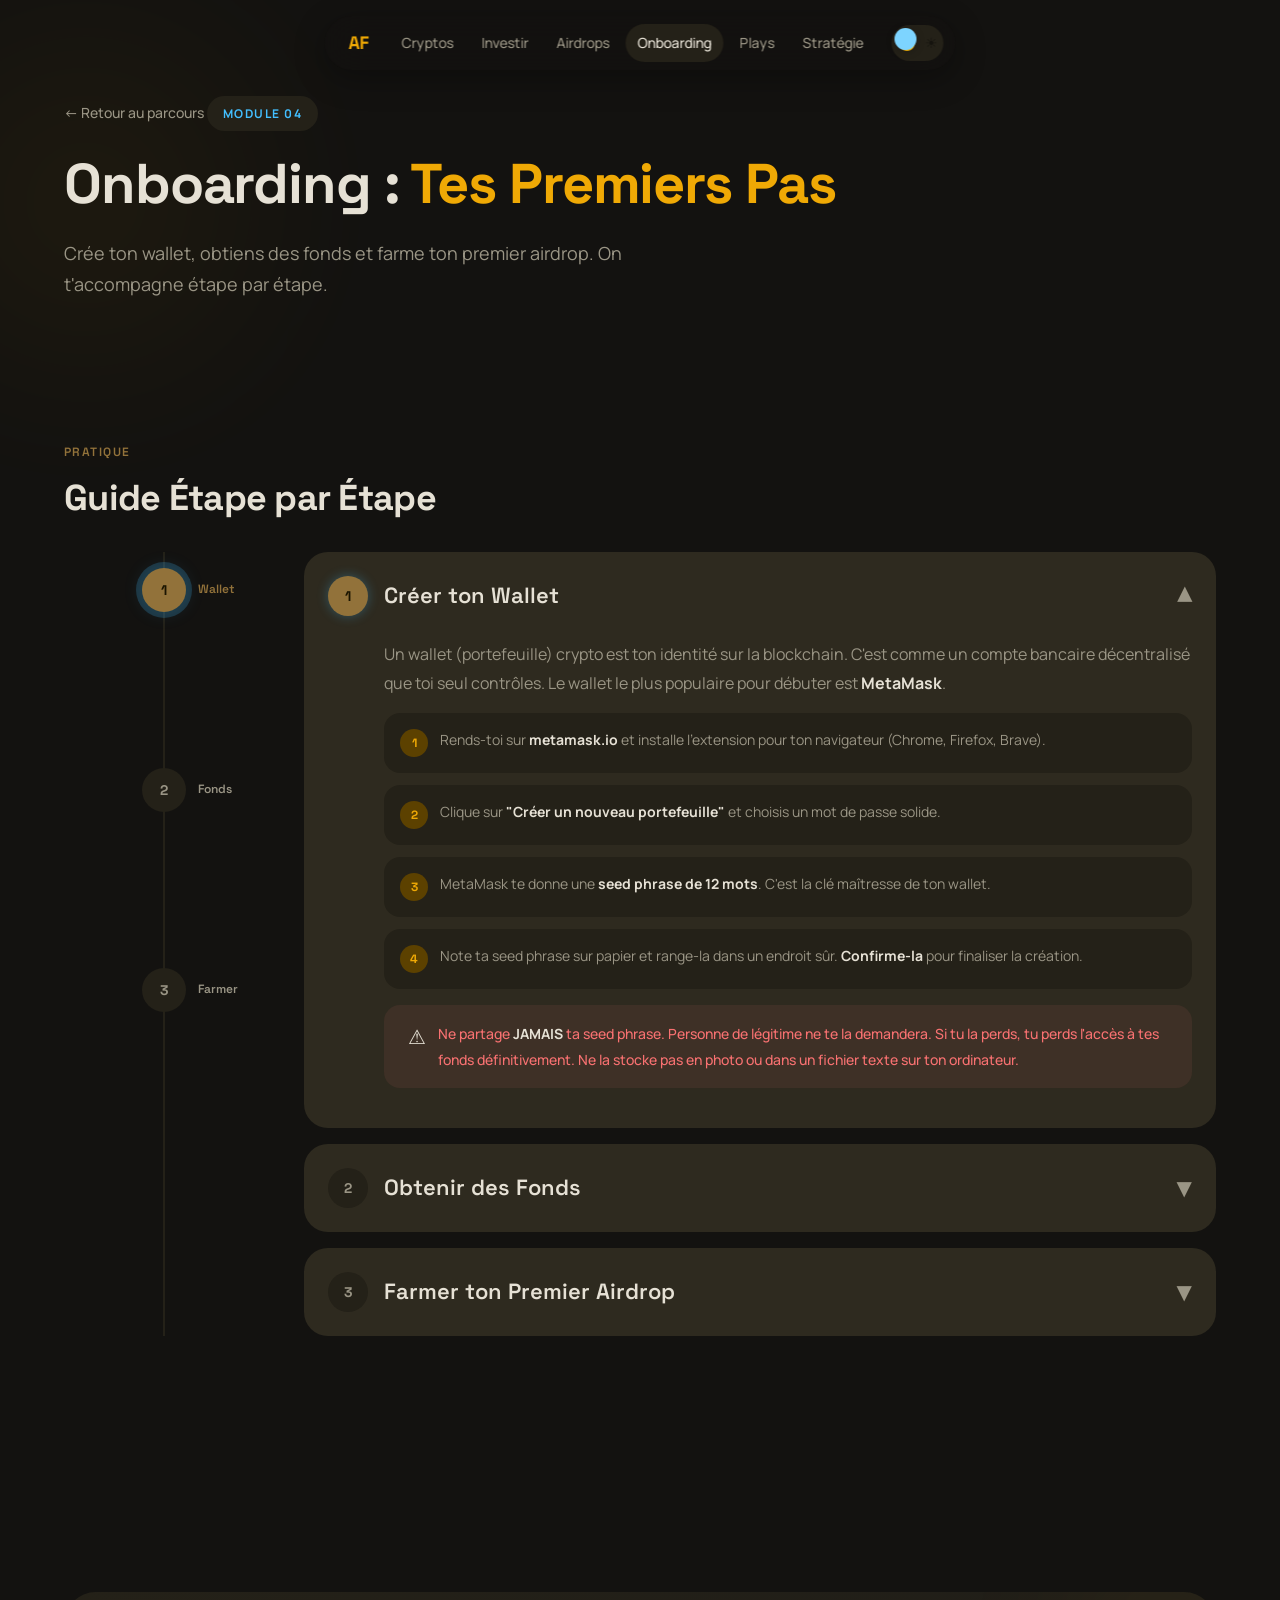
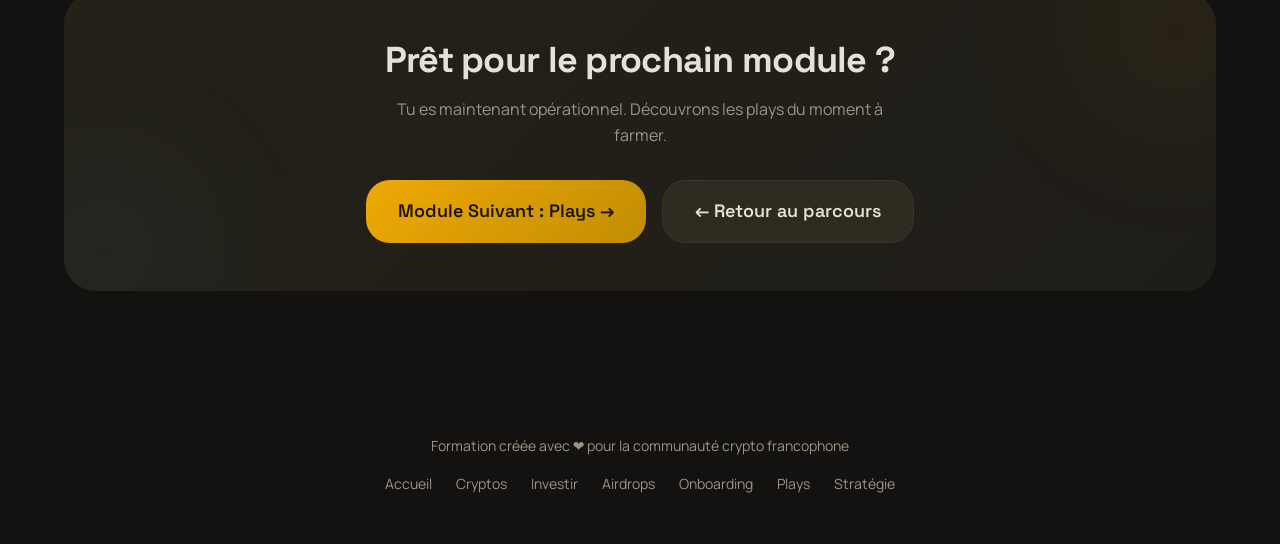
<file: module4.html>
<!DOCTYPE html>
<html lang="fr" data-theme="dark">
<head>
  <meta charset="UTF-8">
  <meta name="viewport" content="width=device-width, initial-scale=1.0">
  <title>Module 04 — Onboarding | Airdrop Formation</title>
  <meta name="description" content="Module 4 : Créer et sécuriser ses wallets. Apprenez à configurer MetaMask, gérer vos clés privées et protéger vos cryptos.">
  <meta property="og:title" content="Module 04 — Onboarding | Airdrop Formation">
  <meta property="og:description" content="Module 4 : Créer et sécuriser ses wallets. Apprenez à configurer MetaMask, gérer vos clés privées et protéger vos cryptos.">
  <meta property="og:type" content="website">
  <link rel="icon" type="image/svg+xml" href="data:image/svg+xml,%3Csvg xmlns='http://www.w3.org/2000/svg' viewBox='0 0 32 32'%3E%3Crect width='32' height='32' rx='6' fill='%23efa905'/%3E%3Ctext x='16' y='22' font-family='sans-serif' font-size='18' font-weight='bold' fill='%231a1400' text-anchor='middle'%3EAF%3C/text%3E%3C/svg%3E">
  <link rel="preconnect" href="https://fonts.googleapis.com">
  <link rel="preconnect" href="https://fonts.gstatic.com" crossorigin>
  <link href="https://fonts.googleapis.com/css2?family=Manrope:wght@300;400;500;600;700;800&family=Space+Grotesk:wght@400;500;600;700&display=swap" rel="stylesheet">
  <link rel="stylesheet" href="style.css">
  <link rel="stylesheet" href="module.css">
</head>
<body>

  <!-- Scroll Progress -->
  <div class="scroll-progress" id="scrollProgress"></div>

  <!-- Navigation -->
  <nav class="nav" id="nav">
    <a href="index.html" class="nav-logo">AF</a>
    <ul class="nav-links">
      <li><a href="module1.html">Cryptos</a></li>
      <li><a href="module2.html">Investir</a></li>
      <li><a href="module3.html">Airdrops</a></li>
      <li><a href="module4.html" class="active">Onboarding</a></li>
      <li><a href="module5.html">Plays</a></li>
      <li><a href="module6.html">Stratégie</a></li>
    </ul>
    <button class="theme-toggle" id="themeToggle" type="button" aria-label="Changer de thème">
      <span class="theme-toggle-icon moon">🌙</span>
      <span class="theme-toggle-icon sun">☀️</span>
    </button>
    <button class="nav-hamburger" id="navHamburger" aria-label="Menu">☰</button>
  </nav>

  <main>

  <!-- Module Hero -->
  <section class="module-hero section">
    <div class="container">
      <a href="index.html" class="module-back reveal">← Retour au parcours</a>
      <div class="module-badge reveal">Module 04</div>
      <h1 class="reveal reveal-delay-1">Onboarding : <span class="accent">Tes Premiers Pas</span></h1>
      <p class="module-subtitle reveal reveal-delay-2">Crée ton wallet, obtiens des fonds et farme ton premier airdrop. On t'accompagne étape par étape.</p>
    </div>
  </section>

  <!-- Onboarding Section — Step Accordions with Progress Track -->
  <section class="onboarding-section section">
    <div class="container">
      <div class="section-label reveal">Pratique</div>
      <h2 class="section-title reveal reveal-delay-1">Guide Étape par Étape</h2>

      <div class="onboarding-layout reveal">
        <!-- Progress Track (left sidebar) -->
        <div class="progress-track" id="progressTrack">
          <div class="progress-line"></div>
          <div class="progress-line-fill" id="progressLineFill"></div>
          <div class="progress-node active" data-step="0">
            1
            <span class="progress-node-label">Wallet</span>
          </div>
          <div class="progress-node" data-step="1">
            2
            <span class="progress-node-label">Fonds</span>
          </div>
          <div class="progress-node" data-step="2">
            3
            <span class="progress-node-label">Farmer</span>
          </div>
        </div>

        <!-- Step Accordions (right content) -->
        <div class="steps-container" id="stepsContainer">

          <!-- Step 1: Créer ton Wallet -->
          <div class="step-accordion active open" data-step="0">
            <div class="step-header" role="button" tabindex="0">
              <div class="step-number">1</div>
              <div class="step-title">Créer ton Wallet</div>
              <span class="step-chevron">▼</span>
            </div>
            <div class="step-body">
              <div class="step-content">
                <p>Un wallet (portefeuille) crypto est ton identité sur la blockchain. C'est comme un compte bancaire décentralisé que toi seul contrôles. Le wallet le plus populaire pour débuter est <strong>MetaMask</strong>.</p>

                <div class="substeps">
                  <div class="substep">
                    <span class="substep-num">1</span>
                    <span class="substep-text">Rends-toi sur <strong>metamask.io</strong> et installe l'extension pour ton navigateur (Chrome, Firefox, Brave).</span>
                  </div>
                  <div class="substep">
                    <span class="substep-num">2</span>
                    <span class="substep-text">Clique sur <strong>"Créer un nouveau portefeuille"</strong> et choisis un mot de passe solide.</span>
                  </div>
                  <div class="substep">
                    <span class="substep-num">3</span>
                    <span class="substep-text">MetaMask te donne une <strong>seed phrase de 12 mots</strong>. C'est la clé maîtresse de ton wallet.</span>
                  </div>
                  <div class="substep">
                    <span class="substep-num">4</span>
                    <span class="substep-text">Note ta seed phrase sur papier et range-la dans un endroit sûr. <strong>Confirme-la</strong> pour finaliser la création.</span>
                  </div>
                </div>

                <div class="warning-box">
                  <span style="font-size:1.25rem;">⚠️</span>
                  <p>Ne partage <strong>JAMAIS</strong> ta seed phrase. Personne de légitime ne te la demandera. Si tu la perds, tu perds l'accès à tes fonds définitivement. Ne la stocke pas en photo ou dans un fichier texte sur ton ordinateur.</p>
                </div>
              </div>
            </div>
          </div>

          <!-- Step 2: Obtenir des Fonds -->
          <div class="step-accordion" data-step="1">
            <div class="step-header" role="button" tabindex="0">
              <div class="step-number">2</div>
              <div class="step-title">Obtenir des Fonds</div>
              <span class="step-chevron">▼</span>
            </div>
            <div class="step-body">
              <div class="step-content">
                <p>Pour interagir avec la plupart des protocoles, tu auras besoin d'un peu de crypto pour payer les frais de transaction (gas). Voici comment t'approvisionner :</p>

                <div class="substeps">
                  <div class="substep">
                    <span class="substep-num">1</span>
                    <span class="substep-text">Crée un compte sur un exchange comme <strong>Binance, Coinbase ou Bybit</strong>. Complète la vérification d'identité (KYC).</span>
                  </div>
                  <div class="substep">
                    <span class="substep-num">2</span>
                    <span class="substep-text">Achète de l'<strong>ETH (Ethereum)</strong> par carte bancaire ou virement. C'est la crypto la plus utilisée pour les airdrops.</span>
                  </div>
                  <div class="substep">
                    <span class="substep-num">3</span>
                    <span class="substep-text">Envoie tes ETH vers ton wallet MetaMask. Copie ton adresse MetaMask (commence par <strong>0x...</strong>) et utilise-la comme adresse de retrait sur l'exchange.</span>
                  </div>
                </div>

                <div class="tip-box">
                  <span style="font-size:1.25rem;">💡</span>
                  <p><strong>Conseil :</strong> Pour les testnets gratuits (Monad, MegaETH), tu n'as pas besoin d'acheter de crypto. Utilise les faucets du testnet pour obtenir des tokens de test gratuitement.</p>
                </div>

                <p style="margin-top: var(--sp-4);"><strong>Les Bridges :</strong> Un bridge te permet d'envoyer tes tokens d'une blockchain à une autre. Par exemple, pour utiliser Berachain, tu devras "bridge" tes ETH depuis Ethereum vers Berachain via le bridge officiel du projet.</p>
              </div>
            </div>
          </div>

          <!-- Step 3: Farmer ton Premier Airdrop -->
          <div class="step-accordion" data-step="2">
            <div class="step-header" role="button" tabindex="0">
              <div class="step-number">3</div>
              <div class="step-title">Farmer ton Premier Airdrop</div>
              <span class="step-chevron">▼</span>
            </div>
            <div class="step-body">
              <div class="step-content">
                <p>On va prendre <strong>Monad</strong> comme premier exemple — c'est gratuit et parfait pour débuter. Voici comment te positionner :</p>

                <div class="substeps">
                  <div class="substep">
                    <span class="substep-num">1</span>
                    <span class="substep-text">Ajoute le réseau <strong>Monad Testnet</strong> à MetaMask. Va dans les paramètres réseau et ajoute le RPC du testnet Monad (disponible sur leur documentation officielle).</span>
                  </div>
                  <div class="substep">
                    <span class="substep-num">2</span>
                    <span class="substep-text">Utilise le <strong>faucet Monad</strong> pour recevoir des tokens de test gratuits. Rejoins leur Discord pour accéder au faucet.</span>
                  </div>
                  <div class="substep">
                    <span class="substep-num">3</span>
                    <span class="substep-text">Interagis avec les <strong>dApps de l'écosystème</strong> : fais des swaps sur les DEX natifs, fournis de la liquidité, mint des NFTs. Plus tu es actif, plus tu seras potentiellement récompensé.</span>
                  </div>
                  <div class="substep">
                    <span class="substep-num">4</span>
                    <span class="substep-text">Sois <strong>régulier</strong>. Reviens chaque semaine pour effectuer des transactions. La régularité est un critère important pour l'éligibilité aux airdrops.</span>
                  </div>
                </div>

                <div class="tip-box">
                  <span style="font-size:1.25rem;">🎯</span>
                  <p><strong>Stratégie :</strong> Les projets récompensent la qualité ET la régularité. Mieux vaut faire 2-3 transactions par semaine pendant 3 mois que 50 transactions en un jour. Diversifie tes interactions : swap, LP, bridge, governance, NFT.</p>
                </div>
              </div>
            </div>
          </div>

        </div>
      </div>
    </div>
  </section>

  <!-- Module CTA Footer -->
  <section class="section">
    <div class="container">
      <div class="module-cta-footer reveal">
        <h3>Prêt pour le prochain module ?</h3>
        <p>Tu es maintenant opérationnel. Découvrons les plays du moment à farmer.</p>
        <div class="cta-buttons">
          <a href="module5.html" class="btn-primary">Module Suivant : Plays →</a>
          <a href="index.html" class="btn-secondary">← Retour au parcours</a>
        </div>
      </div>
    </div>
  </section>

  </main>

  <!-- Footer -->
  <footer class="footer">
    <div class="container">
      <p class="footer-text">Formation créée avec ❤️ pour la communauté crypto francophone</p>
      <div class="footer-links">
        <a href="index.html">Accueil</a>
        <a href="module1.html">Cryptos</a>
        <a href="module2.html">Investir</a>
        <a href="module3.html">Airdrops</a>
        <a href="module4.html">Onboarding</a>
        <a href="module5.html">Plays</a>
        <a href="module6.html">Stratégie</a>
      </div>
    </div>
  </footer>

  <script>
    (function(){var s=localStorage.getItem('theme');if(s)document.documentElement.setAttribute('data-theme',s);})();

    /* ═══════════════════════════════════════════
       SCROLL REVEAL
       ═══════════════════════════════════════════ */
    const revealElements = document.querySelectorAll('.reveal');
    const revealObserver = new IntersectionObserver((entries) => {
      entries.forEach(entry => {
        if (entry.isIntersecting) {
          entry.target.classList.add('visible');
          revealObserver.unobserve(entry.target);
        }
      });
    }, { threshold: 0.1, rootMargin: '0px 0px -40px 0px' });

    revealElements.forEach(el => revealObserver.observe(el));

    /* ═══════════════════════════════════════════
       SCROLL PROGRESS BAR
       ═══════════════════════════════════════════ */
    const scrollProgress = document.getElementById('scrollProgress');

    window.addEventListener('scroll', () => {
      const scrollTop = window.scrollY;
      const docHeight = document.documentElement.scrollHeight - window.innerHeight;
      if (docHeight <= 0) return;
      const progress = (scrollTop / docHeight) * 100;
      scrollProgress.style.width = progress + '%';
    }, { passive: true });

    /* ═══════════════════════════════════════════
       THEME TOGGLE
       ═══════════════════════════════════════════ */
    const themeToggle = document.getElementById('themeToggle');
    themeToggle.addEventListener('click', () => {
      const html = document.documentElement;
      const current = html.getAttribute('data-theme');
      const next = current === 'dark' ? 'light' : 'dark';
      html.setAttribute('data-theme', next);
      localStorage.setItem('theme', next);
    });

    /* ═══════════════════════════════════════════
       MOBILE NAV
       ═══════════════════════════════════════════ */
    const navHamburger = document.getElementById('navHamburger');
    const nav = document.getElementById('nav');
    const navLinks = document.querySelectorAll('.nav-links a');
    navHamburger.addEventListener('click', () => nav.classList.toggle('open'));
    navLinks.forEach(link => link.addEventListener('click', () => nav.classList.remove('open')));

    /* ═══════════════════════════════════════════
       ACCORDION + PROGRESS TRACK LOGIC
       ═══════════════════════════════════════════ */
    const stepsContainer = document.getElementById('stepsContainer');
    const accordions = stepsContainer.querySelectorAll('.step-accordion');
    const progressNodes = document.querySelectorAll('.progress-node');
    const progressLineFill = document.getElementById('progressLineFill');

    function updateProgressTrack(activeIndex) {
      // Update progress nodes
      progressNodes.forEach((node, i) => {
        node.classList.remove('active', 'completed');
        if (i < activeIndex) {
          node.classList.add('completed');
        } else if (i === activeIndex) {
          node.classList.add('active');
        }
      });

      // Update progress line fill
      const totalSteps = progressNodes.length;
      if (totalSteps > 1) {
        const fillPercent = (activeIndex / (totalSteps - 1)) * 100;
        progressLineFill.style.height = fillPercent + '%';
      }
    }

    function openAccordion(index) {
      accordions.forEach((acc, i) => {
        if (i === index) {
          acc.classList.add('open', 'active');
        } else {
          acc.classList.remove('open', 'active');
          // Mark previous steps as completed
          if (i < index) {
            acc.classList.add('completed');
          } else {
            acc.classList.remove('completed');
          }
        }
      });
      updateProgressTrack(index);
    }

    // Click on accordion headers
    accordions.forEach((acc, i) => {
      const header = acc.querySelector('.step-header');
      header.addEventListener('click', () => {
        // If clicking an already open accordion, close it
        if (acc.classList.contains('open')) {
          acc.classList.remove('open');
        } else {
          openAccordion(i);
        }
      });
    });

    // Click on progress nodes
    progressNodes.forEach((node, i) => {
      node.addEventListener('click', () => {
        openAccordion(i);
        // Scroll to the accordion
        const targetAccordion = accordions[i];
        if (targetAccordion) {
          targetAccordion.scrollIntoView({ behavior: 'smooth', block: 'start' });
        }
      });
    });

    // Initialize: Step 1 open by default
    updateProgressTrack(0);
  </script>
</body>
</html>
</file>
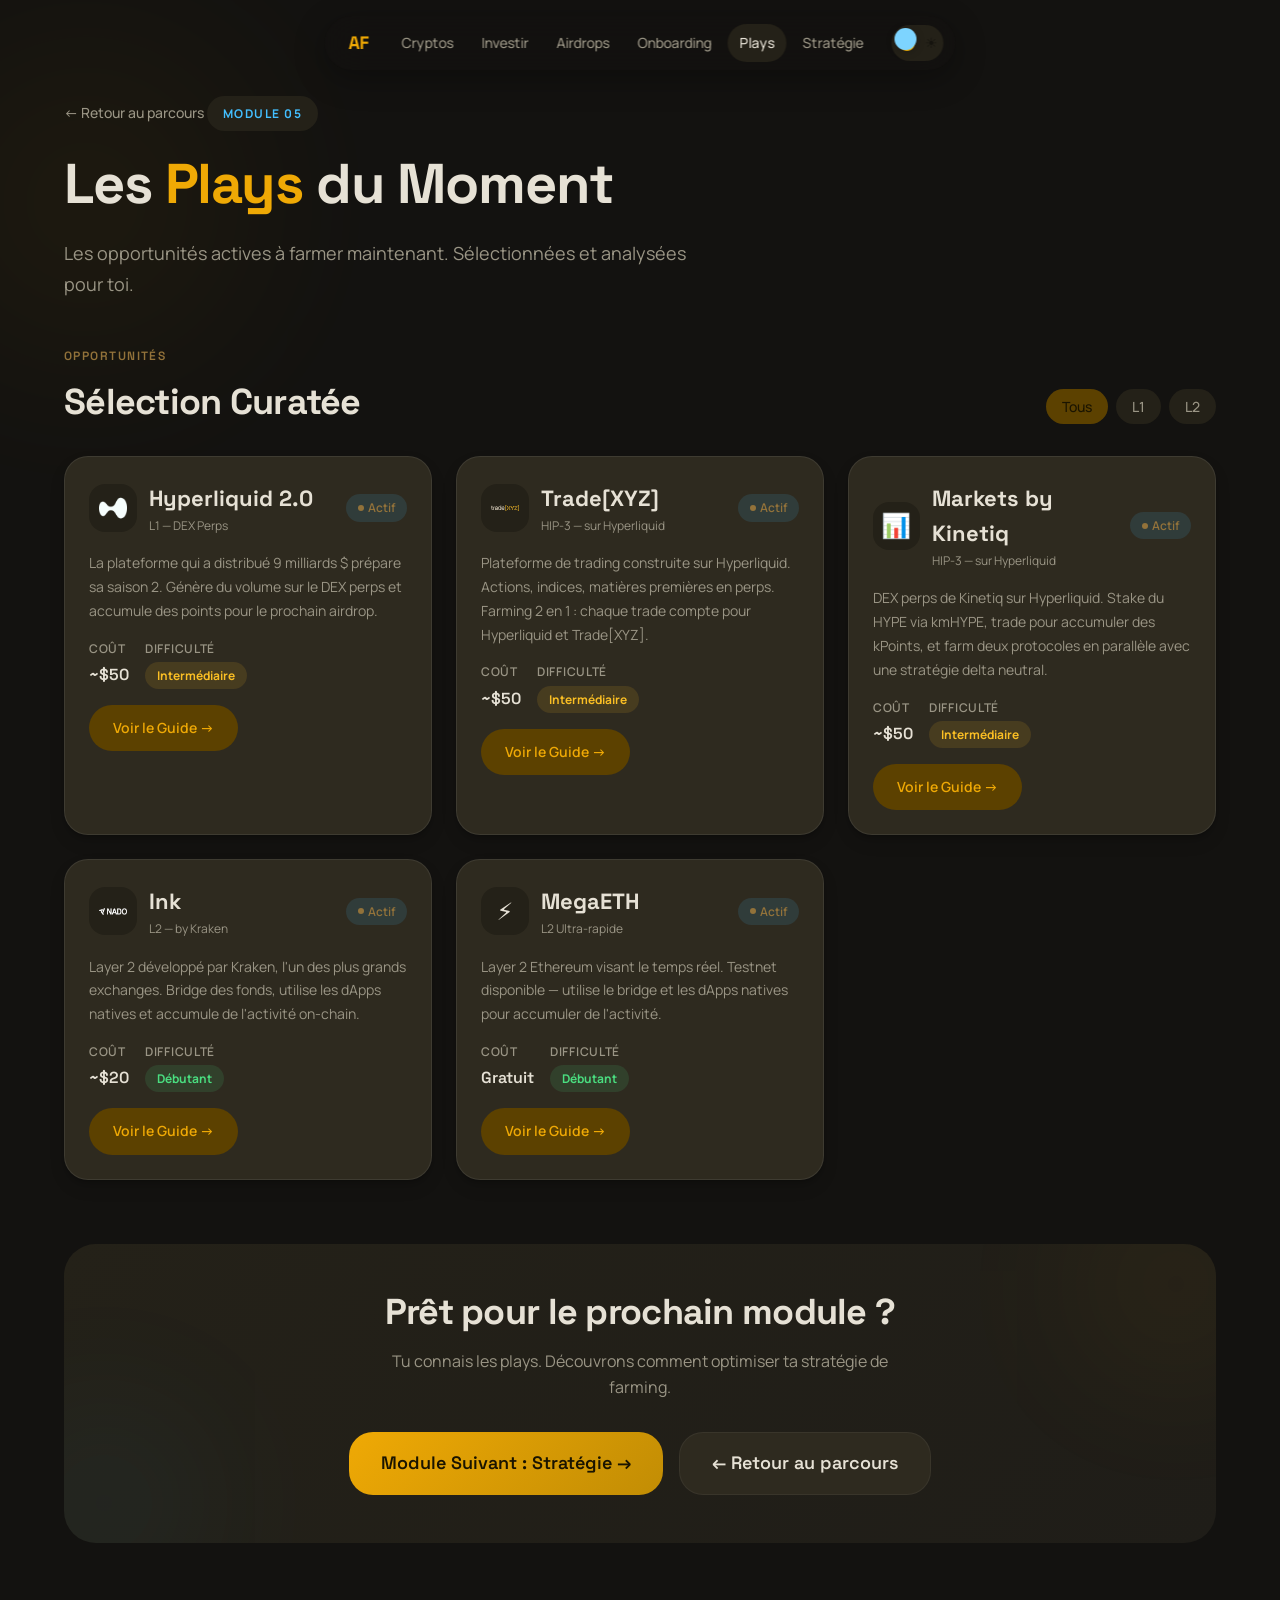
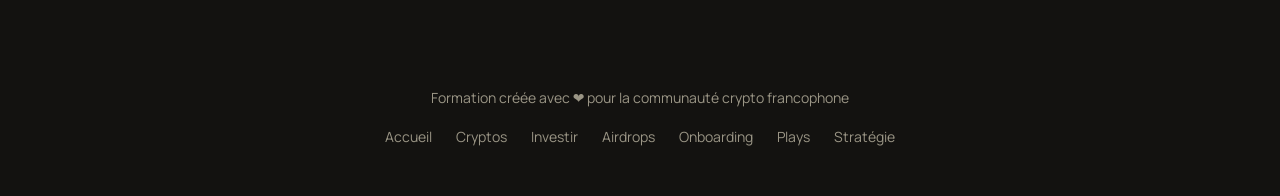
<file: module5.html>
<!DOCTYPE html>
<html lang="fr" data-theme="dark">
<head>
  <meta charset="UTF-8">
  <meta name="viewport" content="width=device-width, initial-scale=1.0">
  <title>Module 05 — Les Plays du Moment | Airdrop Formation</title>
  <meta name="description" content="Module 5 : Les plays en cours. Découvrez les meilleurs airdrops et opportunités crypto du moment.">
  <meta property="og:title" content="Module 05 — Les Plays du Moment | Airdrop Formation">
  <meta property="og:description" content="Module 5 : Les plays en cours. Découvrez les meilleurs airdrops et opportunités crypto du moment.">
  <meta property="og:type" content="website">
  <link rel="icon" type="image/svg+xml" href="data:image/svg+xml,%3Csvg xmlns='http://www.w3.org/2000/svg' viewBox='0 0 32 32'%3E%3Crect width='32' height='32' rx='6' fill='%23efa905'/%3E%3Ctext x='16' y='22' font-family='sans-serif' font-size='18' font-weight='bold' fill='%231a1400' text-anchor='middle'%3EAF%3C/text%3E%3C/svg%3E">
  <link rel="preconnect" href="https://fonts.googleapis.com">
  <link rel="preconnect" href="https://fonts.gstatic.com" crossorigin>
  <link href="https://fonts.googleapis.com/css2?family=Manrope:wght@300;400;500;600;700;800&family=Space+Grotesk:wght@400;500;600;700&display=swap" rel="stylesheet">
  <link rel="stylesheet" href="style.css">
  <link rel="stylesheet" href="module.css">
</head>
<body>

  <!-- Scroll Progress -->
  <div class="scroll-progress" id="scrollProgress"></div>

  <!-- Navigation -->
  <nav class="nav" id="nav">
    <a href="index.html" class="nav-logo">AF</a>
    <ul class="nav-links">
      <li><a href="module1.html">Cryptos</a></li>
      <li><a href="module2.html">Investir</a></li>
      <li><a href="module3.html">Airdrops</a></li>
      <li><a href="module4.html">Onboarding</a></li>
      <li><a href="module5.html" class="active">Plays</a></li>
      <li><a href="module6.html">Stratégie</a></li>
    </ul>
    <button class="theme-toggle" id="themeToggle" type="button" aria-label="Changer de thème">
      <span class="theme-toggle-icon moon">🌙</span>
      <span class="theme-toggle-icon sun">☀️</span>
    </button>
    <button class="nav-hamburger" id="navHamburger" aria-label="Menu">☰</button>
  </nav>

  <main>

  <!-- Module Hero -->
  <section class="module-hero section">
    <div class="container">
      <a href="index.html" class="module-back reveal">← Retour au parcours</a>
      <div class="module-badge reveal">Module 05</div>
      <h1 class="reveal reveal-delay-1">Les <span class="accent">Plays</span> du Moment</h1>
      <p class="module-subtitle reveal reveal-delay-2">Les opportunités actives à farmer maintenant. Sélectionnées et analysées pour toi.</p>
    </div>
  </section>

  <!-- Plays Section -->
  <section class="plays-section section" id="plays" style="padding-top: 0;">
    <div class="container">
      <div class="plays-header">
        <div>
          <div class="section-label reveal">Opportunités</div>
          <h2 class="section-title reveal reveal-delay-1" style="margin-bottom: 0;">Sélection Curatée</h2>
        </div>
        <div class="plays-filters reveal reveal-delay-2">
          <button class="filter-btn active" data-filter="all" aria-pressed="true">Tous</button>
          <button class="filter-btn" data-filter="L1" aria-pressed="false">L1</button>
          <button class="filter-btn" data-filter="L2" aria-pressed="false">L2</button>
        </div>
      </div>

      <div class="plays-grid" id="playsGrid">

        <!-- Card 1 — Hyperliquid 2.0 -->
        <div class="border-glow-card reveal" data-glow data-category="L1">
          <span class="edge-light"></span>
          <div class="border-glow-inner">
            <div class="play-card">
              <div class="play-card-header">
                <div class="play-card-identity">
                  <div class="play-card-logo"><img src="HL symbol_light green.png" alt="Hyperliquid"></div>
                  <div>
                    <div class="play-card-name">Hyperliquid 2.0</div>
                    <div class="play-card-category">L1 — DEX Perps</div>
                  </div>
                </div>
                <div class="play-card-status"><span class="dot"></span> Actif</div>
              </div>
              <p class="play-card-desc">La plateforme qui a distribué 9 milliards $ prépare sa saison 2. Génère du volume sur le DEX perps et accumule des points pour le prochain airdrop.</p>
              <div class="play-card-meta">
                <div class="play-meta-item">
                  <span class="play-meta-label">Coût</span>
                  <span class="play-meta-value">~$50</span>
                </div>
                <div class="play-meta-item">
                  <span class="play-meta-label">Difficulté</span>
                  <span class="difficulty-badge intermediate">Intermédiaire</span>
                </div>
              </div>
              <a href="hyperliquid.html" class="play-card-cta">Voir le Guide →</a>
            </div>
          </div>
        </div>

        <!-- Card 2 — Trade[XYZ] -->
        <div class="border-glow-card reveal reveal-delay-1" data-glow data-category="L1">
          <span class="edge-light"></span>
          <div class="border-glow-inner">
            <div class="play-card">
              <div class="play-card-header">
                <div class="play-card-identity">
                  <div class="play-card-logo"><img src="tradexyz.svg" alt="Trade[XYZ]"></div>
                  <div>
                    <div class="play-card-name">Trade[XYZ]</div>
                    <div class="play-card-category">HIP-3 — sur Hyperliquid</div>
                  </div>
                </div>
                <div class="play-card-status"><span class="dot"></span> Actif</div>
              </div>
              <p class="play-card-desc">Plateforme de trading construite sur Hyperliquid. Actions, indices, matières premières en perps. Farming 2 en 1 : chaque trade compte pour Hyperliquid et Trade[XYZ].</p>
              <div class="play-card-meta">
                <div class="play-meta-item">
                  <span class="play-meta-label">Coût</span>
                  <span class="play-meta-value">~$50</span>
                </div>
                <div class="play-meta-item">
                  <span class="play-meta-label">Difficulté</span>
                  <span class="difficulty-badge intermediate">Intermédiaire</span>
                </div>
              </div>
              <a href="tradexyz.html" class="play-card-cta">Voir le Guide →</a>
            </div>
          </div>
        </div>

        <!-- Card 3 — Markets by Kinetiq -->
        <div class="border-glow-card reveal reveal-delay-2" data-glow data-category="L1">
          <span class="edge-light"></span>
          <div class="border-glow-inner">
            <div class="play-card">
              <div class="play-card-header">
                <div class="play-card-identity">
                  <div class="play-card-logo">&#128202;</div>
                  <div>
                    <div class="play-card-name">Markets by Kinetiq</div>
                    <div class="play-card-category">HIP-3 — sur Hyperliquid</div>
                  </div>
                </div>
                <div class="play-card-status"><span class="dot"></span> Actif</div>
              </div>
              <p class="play-card-desc">DEX perps de Kinetiq sur Hyperliquid. Stake du HYPE via kmHYPE, trade pour accumuler des kPoints, et farm deux protocoles en parallèle avec une stratégie delta neutral.</p>
              <div class="play-card-meta">
                <div class="play-meta-item">
                  <span class="play-meta-label">Coût</span>
                  <span class="play-meta-value">~$50</span>
                </div>
                <div class="play-meta-item">
                  <span class="play-meta-label">Difficulté</span>
                  <span class="difficulty-badge intermediate">Intermédiaire</span>
                </div>
              </div>
              <a href="markets.html" class="play-card-cta">Voir le Guide →</a>
            </div>
          </div>
        </div>

        <!-- Card 4 — Ink -->
        <div class="border-glow-card reveal reveal-delay-2" data-glow data-category="L2">
          <span class="edge-light"></span>
          <div class="border-glow-inner">
            <div class="play-card">
              <div class="play-card-header">
                <div class="play-card-identity">
                  <div class="play-card-logo"><img src="nado.avif" alt="Ink"></div>
                  <div>
                    <div class="play-card-name">Ink</div>
                    <div class="play-card-category">L2 — by Kraken</div>
                  </div>
                </div>
                <div class="play-card-status"><span class="dot"></span> Actif</div>
              </div>
              <p class="play-card-desc">Layer 2 développé par Kraken, l'un des plus grands exchanges. Bridge des fonds, utilise les dApps natives et accumule de l'activité on-chain.</p>
              <div class="play-card-meta">
                <div class="play-meta-item">
                  <span class="play-meta-label">Coût</span>
                  <span class="play-meta-value">~$20</span>
                </div>
                <div class="play-meta-item">
                  <span class="play-meta-label">Difficulté</span>
                  <span class="difficulty-badge beginner">Débutant</span>
                </div>
              </div>
              <a href="#" class="play-card-cta">Voir le Guide →</a>
            </div>
          </div>
        </div>

        <!-- Card 4 — MegaETH -->
        <div class="border-glow-card reveal reveal-delay-3" data-glow data-category="L2">
          <span class="edge-light"></span>
          <div class="border-glow-inner">
            <div class="play-card">
              <div class="play-card-header">
                <div class="play-card-identity">
                  <div class="play-card-logo">⚡</div>
                  <div>
                    <div class="play-card-name">MegaETH</div>
                    <div class="play-card-category">L2 Ultra-rapide</div>
                  </div>
                </div>
                <div class="play-card-status"><span class="dot"></span> Actif</div>
              </div>
              <p class="play-card-desc">Layer 2 Ethereum visant le temps réel. Testnet disponible — utilise le bridge et les dApps natives pour accumuler de l'activité.</p>
              <div class="play-card-meta">
                <div class="play-meta-item">
                  <span class="play-meta-label">Coût</span>
                  <span class="play-meta-value">Gratuit</span>
                </div>
                <div class="play-meta-item">
                  <span class="play-meta-label">Difficulté</span>
                  <span class="difficulty-badge beginner">Débutant</span>
                </div>
              </div>
              <a href="#" class="play-card-cta">Voir le Guide →</a>
            </div>
          </div>
        </div>

      </div>

      <!-- Module CTA Footer -->
      <div class="module-cta-footer reveal">
        <h3>Prêt pour le prochain module ?</h3>
        <p>Tu connais les plays. Découvrons comment optimiser ta stratégie de farming.</p>
        <div class="cta-buttons">
          <a href="module6.html" class="btn-primary">Module Suivant : Stratégie →</a>
          <a href="index.html" class="btn-secondary">← Retour au parcours</a>
        </div>
      </div>
    </div>
  </section>

  </main>

  <!-- Footer -->
  <footer class="footer">
    <div class="container">
      <p class="footer-text">Formation créée avec ❤️ pour la communauté crypto francophone</p>
      <div class="footer-links">
        <a href="index.html">Accueil</a>
        <a href="module1.html">Cryptos</a>
        <a href="module2.html">Investir</a>
        <a href="module3.html">Airdrops</a>
        <a href="module4.html">Onboarding</a>
        <a href="module5.html">Plays</a>
        <a href="module6.html">Stratégie</a>
      </div>
    </div>
  </footer>

  <script>
    /* ── Scroll Progress Bar ── */
    (function () {
      const bar = document.getElementById('scrollProgress');
      window.addEventListener('scroll', function () {
        const scrollTop = document.documentElement.scrollTop || document.body.scrollTop;
        const scrollHeight = document.documentElement.scrollHeight - document.documentElement.clientHeight;
        const progress = scrollHeight > 0 ? (scrollTop / scrollHeight) * 100 : 0;
        bar.style.width = progress + '%';
      }, { passive: true });
    })();

    /* ── Theme Toggle ── */
    (function () {
      const toggle = document.getElementById('themeToggle');
      const root = document.documentElement;
      const stored = localStorage.getItem('theme');
      if (stored) root.setAttribute('data-theme', stored);

      toggle.addEventListener('click', function () {
        const current = root.getAttribute('data-theme');
        const next = current === 'dark' ? 'light' : 'dark';
        root.setAttribute('data-theme', next);
        localStorage.setItem('theme', next);
      });
    })();

    /* ── Mobile Nav Hamburger ── */
    (function () {
      const hamburger = document.getElementById('navHamburger');
      const nav = document.getElementById('nav');
      hamburger.addEventListener('click', function () {
        nav.classList.toggle('open');
      });
      nav.querySelectorAll('.nav-links a').forEach(function (link) {
        link.addEventListener('click', function () {
          nav.classList.remove('open');
        });
      });
    })();

    /* ── Scroll Reveal with IntersectionObserver ── */
    (function () {
      var reveals = document.querySelectorAll('.reveal');
      if ('IntersectionObserver' in window) {
        var observer = new IntersectionObserver(function (entries) {
          entries.forEach(function (entry) {
            if (entry.isIntersecting) {
              entry.target.classList.add('visible');
              observer.unobserve(entry.target);
            }
          });
        }, { threshold: 0.15 });
        reveals.forEach(function (el) { observer.observe(el); });
      } else {
        reveals.forEach(function (el) { el.classList.add('visible'); });
      }
    })();

    /* ── Play Card Filters ── */
    (function () {
      var filterBtns = document.querySelectorAll('.filter-btn');
      var playCardWrappers = document.querySelectorAll('#playsGrid > .border-glow-card');

      filterBtns.forEach(function (btn) {
        btn.addEventListener('click', function () {
          filterBtns.forEach(function (b) { b.classList.remove('active'); b.setAttribute('aria-pressed', 'false'); });
          btn.classList.add('active');
          btn.setAttribute('aria-pressed', 'true');
          var filter = btn.getAttribute('data-filter');

          playCardWrappers.forEach(function (wrapper) {
            var cat = wrapper.getAttribute('data-category');
            if (filter === 'all' || cat === filter) {
              wrapper.style.display = '';
              wrapper.style.opacity = '0';
              requestAnimationFrame(function () {
                wrapper.style.transition = 'opacity 400ms cubic-bezier(0.16, 1, 0.3, 1)';
                wrapper.style.opacity = '1';
              });
            } else {
              wrapper.style.display = 'none';
            }
          });
        });
      });
    })();

    /* ── Border Glow — Mouse tracking ── */
    (function () {
      function getCenterOfElement(el) {
        var rect = el.getBoundingClientRect();
        return [rect.width / 2, rect.height / 2];
      }

      function getEdgeProximity(el, x, y) {
        var center = getCenterOfElement(el);
        var cx = center[0], cy = center[1];
        var dx = x - cx;
        var dy = y - cy;
        var kx = Infinity, ky = Infinity;
        if (dx !== 0) kx = cx / Math.abs(dx);
        if (dy !== 0) ky = cy / Math.abs(dy);
        return Math.min(Math.max(1 / Math.min(kx, ky), 0), 1);
      }

      function getCursorAngle(el, x, y) {
        var center = getCenterOfElement(el);
        var cx = center[0], cy = center[1];
        var dx = x - cx;
        var dy = y - cy;
        if (dx === 0 && dy === 0) return 0;
        var degrees = Math.atan2(dy, dx) * (180 / Math.PI) + 90;
        if (degrees < 0) degrees += 360;
        return degrees;
      }

      function parseHSL(hslStr) {
        var match = hslStr.match(/([\d.]+)\s*([\d.]+)%?\s*([\d.]+)%?/);
        if (!match) return { h: 42, s: 97, l: 48 };
        return { h: parseFloat(match[1]), s: parseFloat(match[2]), l: parseFloat(match[3]) };
      }

      function buildGlowVars(glowColor, intensity) {
        var parsed = parseHSL(glowColor);
        var h = parsed.h, s = parsed.s, l = parsed.l;
        var base = h + 'deg ' + s + '% ' + l + '%';
        var opacities = [100, 60, 50, 40, 30, 20, 10];
        var keys = ['', '-60', '-50', '-40', '-30', '-20', '-10'];
        var vars = {};
        for (var i = 0; i < opacities.length; i++) {
          vars['--glow-color' + keys[i]] = 'hsl(' + base + ' / ' + Math.min(opacities[i] * intensity, 100) + '%)';
        }
        return vars;
      }

      var glowCards = document.querySelectorAll('[data-glow]');
      var glowColor = '42 97 48';
      var glowIntensity = 1.0;
      var glowVars = buildGlowVars(glowColor, glowIntensity);

      glowCards.forEach(function (card) {
        // Apply glow color vars
        Object.entries(glowVars).forEach(function (entry) {
          card.style.setProperty(entry[0], entry[1]);
        });

        // Apply gradient vars matching color palette
        var colors = ['#efa905', '#92723a', '#43bfff'];
        var positions = ['80% 55%', '69% 34%', '8% 6%', '41% 38%', '86% 85%', '82% 18%', '51% 4%'];
        var gradKeys = ['--gradient-one', '--gradient-two', '--gradient-three', '--gradient-four', '--gradient-five', '--gradient-six', '--gradient-seven'];
        var colorMap = [0, 1, 2, 0, 1, 2, 1];

        for (var i = 0; i < 7; i++) {
          var c = colors[Math.min(colorMap[i], colors.length - 1)];
          card.style.setProperty(gradKeys[i], 'radial-gradient(at ' + positions[i] + ', ' + c + ' 0px, transparent 50%)');
        }
        card.style.setProperty('--gradient-base', 'linear-gradient(' + colors[0] + ' 0 100%)');

        // Mouse tracking (desktop only)
        if (window.innerWidth <= 768) return;
        card.addEventListener('pointermove', function (e) {
          var rect = card.getBoundingClientRect();
          var x = e.clientX - rect.left;
          var y = e.clientY - rect.top;
          var edge = getEdgeProximity(card, x, y);
          var angle = getCursorAngle(card, x, y);
          card.style.setProperty('--edge-proximity', (edge * 100).toFixed(3));
          card.style.setProperty('--cursor-angle', angle.toFixed(3) + 'deg');
        });
      });
    })();
  </script>

</body>
</html>
</file>
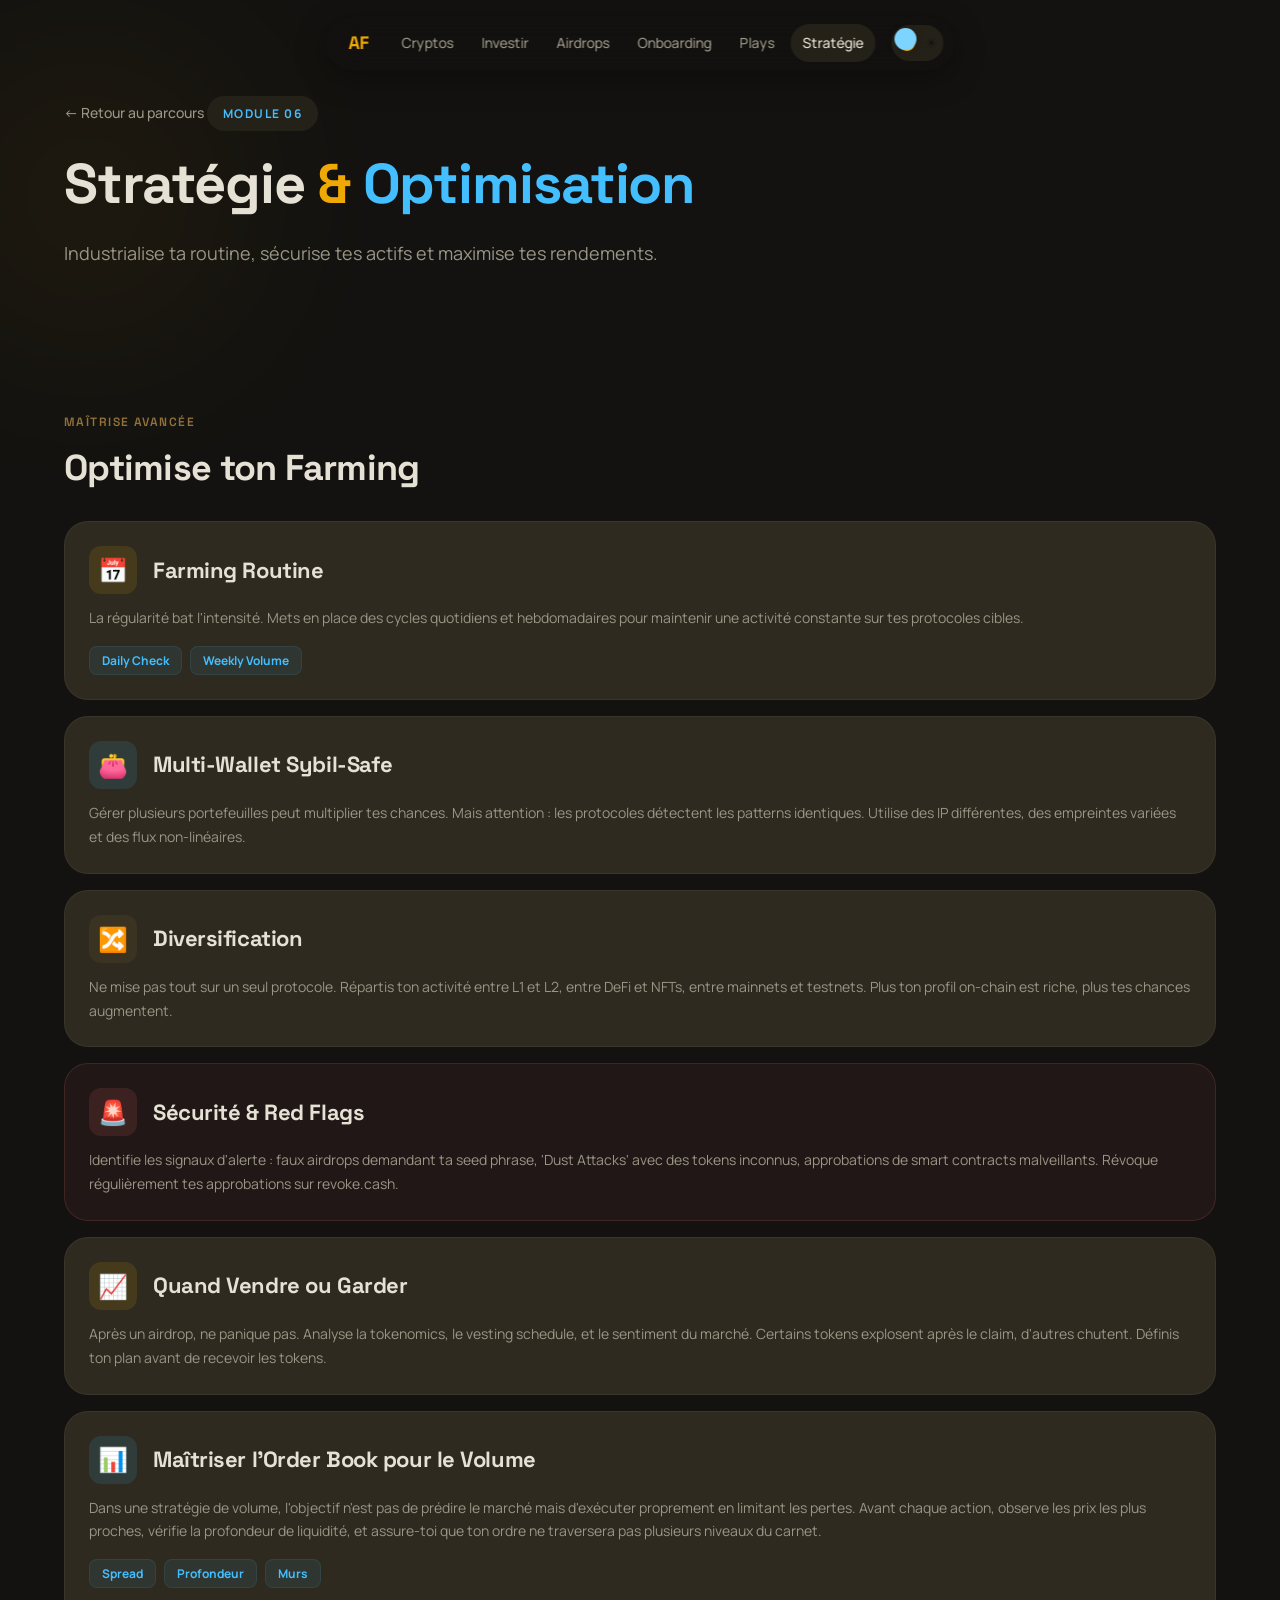
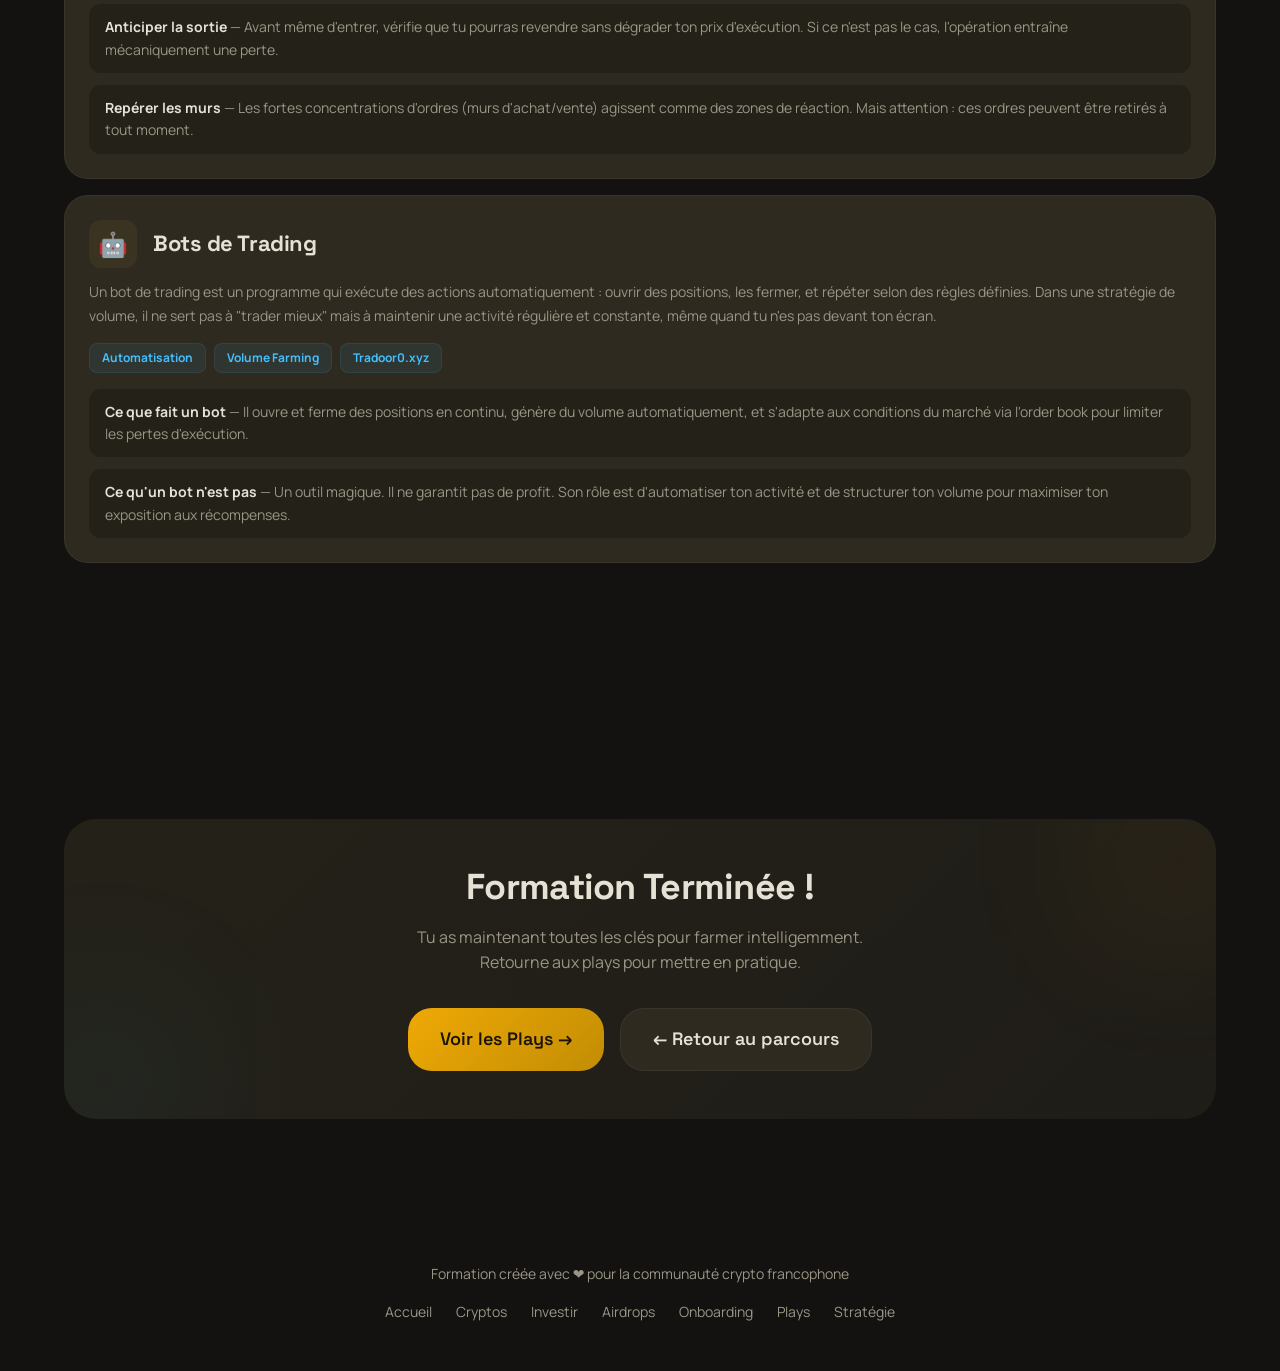
<file: module6.html>
<!DOCTYPE html>
<html lang="fr" data-theme="dark">
<head>
  <meta charset="UTF-8">
  <meta name="viewport" content="width=device-width, initial-scale=1.0">
  <title>Module 06 — Stratégie & Optimisation | Airdrop Formation</title>
  <meta name="description" content="Module 6 : Optimise ton farming. Stratégies avancées pour maximiser tes gains en airdrops et DeFi.">
  <meta property="og:title" content="Module 06 — Stratégie & Optimisation | Airdrop Formation">
  <meta property="og:description" content="Module 6 : Optimise ton farming. Stratégies avancées pour maximiser tes gains en airdrops et DeFi.">
  <meta property="og:type" content="website">
  <link rel="icon" type="image/svg+xml" href="data:image/svg+xml,%3Csvg xmlns='http://www.w3.org/2000/svg' viewBox='0 0 32 32'%3E%3Crect width='32' height='32' rx='6' fill='%23efa905'/%3E%3Ctext x='16' y='22' font-family='sans-serif' font-size='18' font-weight='bold' fill='%231a1400' text-anchor='middle'%3EAF%3C/text%3E%3C/svg%3E">
  <link rel="preconnect" href="https://fonts.googleapis.com">
  <link rel="preconnect" href="https://fonts.gstatic.com" crossorigin>
  <link href="https://fonts.googleapis.com/css2?family=Manrope:wght@300;400;500;600;700;800&family=Space+Grotesk:wght@400;500;600;700&display=swap" rel="stylesheet">
  <link rel="stylesheet" href="style.css">
  <link rel="stylesheet" href="module.css">
</head>
<body>

  <!-- Scroll Progress -->
  <div class="scroll-progress" id="scrollProgress"></div>

  <!-- Navigation -->
  <nav class="nav" id="nav">
    <a href="index.html" class="nav-logo">AF</a>
    <ul class="nav-links">
      <li><a href="module1.html">Cryptos</a></li>
      <li><a href="module2.html">Investir</a></li>
      <li><a href="module3.html">Airdrops</a></li>
      <li><a href="module4.html">Onboarding</a></li>
      <li><a href="module5.html">Plays</a></li>
      <li><a href="module6.html" class="active">Stratégie</a></li>
    </ul>
    <button class="theme-toggle" id="themeToggle" type="button" aria-label="Changer de thème">
      <span class="theme-toggle-icon moon">🌙</span>
      <span class="theme-toggle-icon sun">☀️</span>
    </button>
    <button class="nav-hamburger" id="navHamburger" aria-label="Menu">☰</button>
  </nav>

  <main>

  <!-- Module Hero -->
  <section class="module-hero section">
    <div class="container">
      <a href="index.html" class="module-back reveal">← Retour au parcours</a>
      <div class="module-badge reveal">Module 06</div>
      <h1 class="reveal reveal-delay-1">Stratégie <span class="accent">&</span> <span class="accent-cyan">Optimisation</span></h1>
      <p class="module-subtitle reveal reveal-delay-2">Industrialise ta routine, sécurise tes actifs et maximise tes rendements.</p>
    </div>
  </section>

  <!-- Strategy Cards Section -->
  <section class="section">
    <div class="container">
      <div class="section-label reveal">Maîtrise Avancée</div>
      <h2 class="section-title reveal reveal-delay-1">Optimise ton Farming</h2>

      <div style="display: flex; flex-direction: column; gap: var(--sp-4);">

        <!-- Card 1 — Farming Routine -->
        <div class="strategy-card reveal">
          <div class="strategy-card-header">
            <div class="strategy-card-icon gold">📅</div>
            <h3>Farming Routine</h3>
          </div>
          <p>La régularité bat l'intensité. Mets en place des cycles quotidiens et hebdomadaires pour maintenir une activité constante sur tes protocoles cibles.</p>
          <div class="strategy-tags">
            <span class="strategy-tag">Daily Check</span>
            <span class="strategy-tag">Weekly Volume</span>
          </div>
        </div>

        <!-- Card 2 — Multi-Wallet Sybil-Safe -->
        <div class="strategy-card reveal">
          <div class="strategy-card-header">
            <div class="strategy-card-icon cyan">👛</div>
            <h3>Multi-Wallet Sybil-Safe</h3>
          </div>
          <p>Gérer plusieurs portefeuilles peut multiplier tes chances. Mais attention : les protocoles détectent les patterns identiques. Utilise des IP différentes, des empreintes variées et des flux non-linéaires.</p>
        </div>

        <!-- Card 3 — Diversification -->
        <div class="strategy-card reveal">
          <div class="strategy-card-header">
            <div class="strategy-card-icon brown">🔀</div>
            <h3>Diversification</h3>
          </div>
          <p>Ne mise pas tout sur un seul protocole. Répartis ton activité entre L1 et L2, entre DeFi et NFTs, entre mainnets et testnets. Plus ton profil on-chain est riche, plus tes chances augmentent.</p>
        </div>

        <!-- Card 4 — Sécurité & Red Flags -->
        <div class="strategy-card danger reveal">
          <div class="strategy-card-header">
            <div class="strategy-card-icon red">🚨</div>
            <h3>Sécurité & Red Flags</h3>
          </div>
          <p>Identifie les signaux d'alerte : faux airdrops demandant ta seed phrase, 'Dust Attacks' avec des tokens inconnus, approbations de smart contracts malveillants. Révoque régulièrement tes approbations sur revoke.cash.</p>
        </div>

        <!-- Card 5 — Exit Strategy -->
        <div class="strategy-card reveal">
          <div class="strategy-card-header">
            <div class="strategy-card-icon gold">📈</div>
            <h3>Quand Vendre ou Garder</h3>
          </div>
          <p>Après un airdrop, ne panique pas. Analyse la tokenomics, le vesting schedule, et le sentiment du marché. Certains tokens explosent après le claim, d'autres chutent. Définis ton plan avant de recevoir les tokens.</p>
        </div>

        <!-- Card 6 — Order Book & Volume -->
        <div class="strategy-card reveal">
          <div class="strategy-card-header">
            <div class="strategy-card-icon cyan">📊</div>
            <h3>Maîtriser l'Order Book pour le Volume</h3>
          </div>
          <p>Dans une stratégie de volume, l'objectif n'est pas de prédire le marché mais d'exécuter proprement en limitant les pertes. Avant chaque action, observe les prix les plus proches, vérifie la profondeur de liquidité, et assure-toi que ton ordre ne traversera pas plusieurs niveaux du carnet.</p>
          <div class="strategy-tags">
            <span class="strategy-tag">Spread</span>
            <span class="strategy-tag">Profondeur</span>
            <span class="strategy-tag">Murs</span>
          </div>
          <div style="display: flex; flex-direction: column; gap: var(--sp-3); margin-top: var(--sp-4);">
            <div style="padding: var(--sp-3) var(--sp-4); background: var(--surface-container-high); border-radius: 0.75rem;">
              <p style="font-size: var(--body-md); color: var(--on-surface-variant); line-height: 1.6;"><strong style="color: var(--on-surface);">Anticiper la sortie</strong> — Avant même d'entrer, vérifie que tu pourras revendre sans dégrader ton prix d'exécution. Si ce n'est pas le cas, l'opération entraîne mécaniquement une perte.</p>
            </div>
            <div style="padding: var(--sp-3) var(--sp-4); background: var(--surface-container-high); border-radius: 0.75rem;">
              <p style="font-size: var(--body-md); color: var(--on-surface-variant); line-height: 1.6;"><strong style="color: var(--on-surface);">Repérer les murs</strong> — Les fortes concentrations d'ordres (murs d'achat/vente) agissent comme des zones de réaction. Mais attention : ces ordres peuvent être retirés à tout moment.</p>
            </div>
          </div>
        </div>

        <!-- Card 7 — Bots de Trading -->
        <div class="strategy-card reveal">
          <div class="strategy-card-header">
            <div class="strategy-card-icon brown">🤖</div>
            <h3>Bots de Trading</h3>
          </div>
          <p>Un bot de trading est un programme qui exécute des actions automatiquement : ouvrir des positions, les fermer, et répéter selon des règles définies. Dans une stratégie de volume, il ne sert pas à "trader mieux" mais à maintenir une activité régulière et constante, même quand tu n'es pas devant ton écran.</p>
          <div class="strategy-tags">
            <span class="strategy-tag">Automatisation</span>
            <span class="strategy-tag">Volume Farming</span>
            <span class="strategy-tag">Tradoor0.xyz</span>
          </div>
          <div style="display: flex; flex-direction: column; gap: var(--sp-3); margin-top: var(--sp-4);">
            <div style="padding: var(--sp-3) var(--sp-4); background: var(--surface-container-high); border-radius: 0.75rem;">
              <p style="font-size: var(--body-md); color: var(--on-surface-variant); line-height: 1.6;"><strong style="color: var(--on-surface);">Ce que fait un bot</strong> — Il ouvre et ferme des positions en continu, génère du volume automatiquement, et s'adapte aux conditions du marché via l'order book pour limiter les pertes d'exécution.</p>
            </div>
            <div style="padding: var(--sp-3) var(--sp-4); background: var(--surface-container-high); border-radius: 0.75rem;">
              <p style="font-size: var(--body-md); color: var(--on-surface-variant); line-height: 1.6;"><strong style="color: var(--on-surface);">Ce qu'un bot n'est pas</strong> — Un outil magique. Il ne garantit pas de profit. Son rôle est d'automatiser ton activité et de structurer ton volume pour maximiser ton exposition aux récompenses.</p>
            </div>
          </div>
        </div>

      </div>
    </div>
  </section>

  <!-- Module CTA Footer -->
  <section class="section">
    <div class="container">
      <div class="module-cta-footer reveal">
        <h3>Formation Terminée !</h3>
        <p>Tu as maintenant toutes les clés pour farmer intelligemment. Retourne aux plays pour mettre en pratique.</p>
        <div class="cta-buttons">
          <a href="module5.html" class="btn-primary">Voir les Plays →</a>
          <a href="index.html" class="btn-secondary">← Retour au parcours</a>
        </div>
      </div>
    </div>
  </section>

  </main>

  <!-- Footer -->
  <footer class="footer">
    <div class="container">
      <p class="footer-text">Formation créée avec ❤️ pour la communauté crypto francophone</p>
      <div class="footer-links">
        <a href="index.html">Accueil</a>
        <a href="module1.html">Cryptos</a>
        <a href="module2.html">Investir</a>
        <a href="module3.html">Airdrops</a>
        <a href="module4.html">Onboarding</a>
        <a href="module5.html">Plays</a>
        <a href="module6.html">Stratégie</a>
      </div>
    </div>
  </footer>

  <script>
    (function(){var s=localStorage.getItem('theme');if(s)document.documentElement.setAttribute('data-theme',s);})();

    /* ═══════════════════════════════════════════
       SCROLL REVEAL
       ═══════════════════════════════════════════ */
    const revealElements = document.querySelectorAll('.reveal');
    const revealObserver = new IntersectionObserver((entries) => {
      entries.forEach(entry => {
        if (entry.isIntersecting) {
          entry.target.classList.add('visible');
          revealObserver.unobserve(entry.target);
        }
      });
    }, { threshold: 0.1, rootMargin: '0px 0px -40px 0px' });

    revealElements.forEach(el => revealObserver.observe(el));

    /* ═══════════════════════════════════════════
       SCROLL PROGRESS BAR
       ═══════════════════════════════════════════ */
    const scrollProgress = document.getElementById('scrollProgress');

    window.addEventListener('scroll', () => {
      const scrollTop = window.scrollY;
      const docHeight = document.documentElement.scrollHeight - window.innerHeight;
      if (docHeight <= 0) return;
      const progress = (scrollTop / docHeight) * 100;
      scrollProgress.style.width = progress + '%';
    }, { passive: true });

    /* ═══════════════════════════════════════════
       THEME TOGGLE
       ═══════════════════════════════════════════ */
    const themeToggle = document.getElementById('themeToggle');
    themeToggle.addEventListener('click', () => {
      const html = document.documentElement;
      const current = html.getAttribute('data-theme');
      const next = current === 'dark' ? 'light' : 'dark';
      html.setAttribute('data-theme', next);
      localStorage.setItem('theme', next);
    });

    /* ═══════════════════════════════════════════
       MOBILE NAV
       ═══════════════════════════════════════════ */
    const navHamburger = document.getElementById('navHamburger');
    const nav = document.getElementById('nav');
    const navLinks = document.querySelectorAll('.nav-links a');
    navHamburger.addEventListener('click', () => nav.classList.toggle('open'));
    navLinks.forEach(link => link.addEventListener('click', () => nav.classList.remove('open')));
  </script>
</body>
</html>
</file>
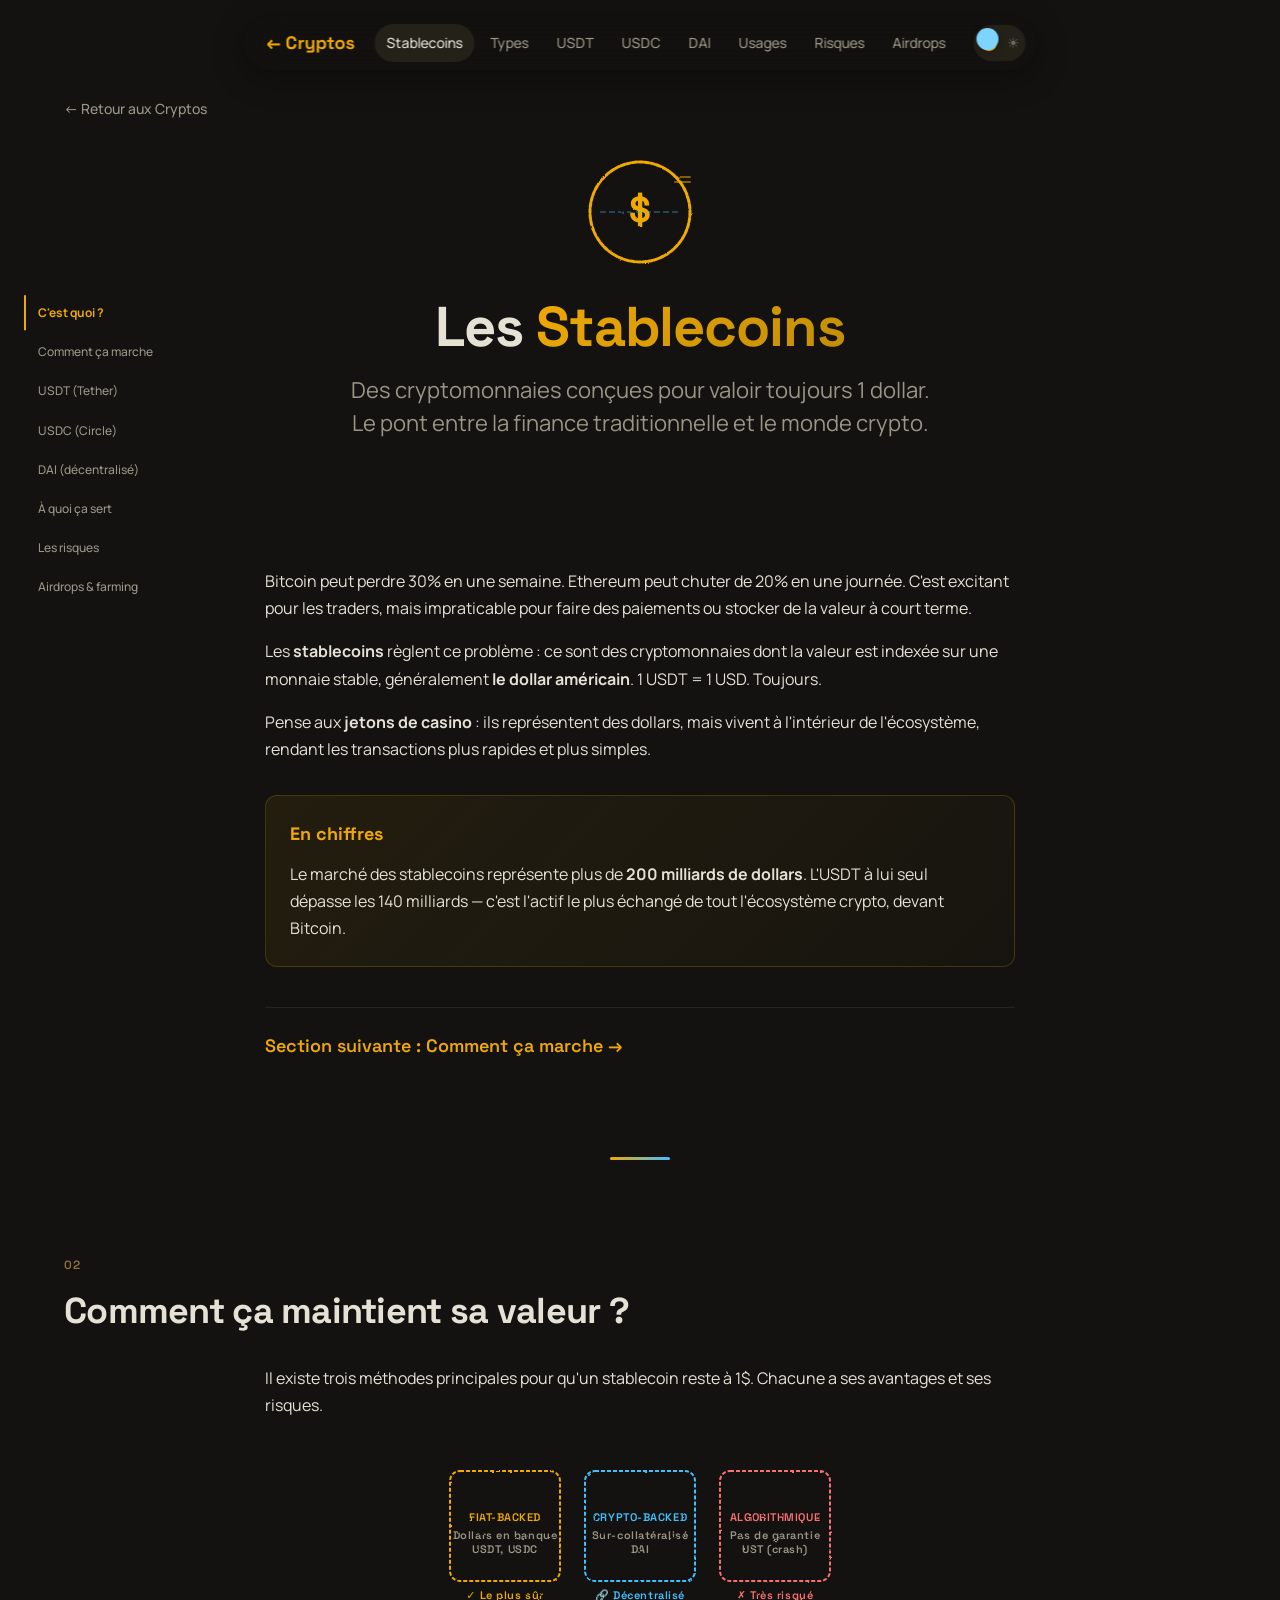
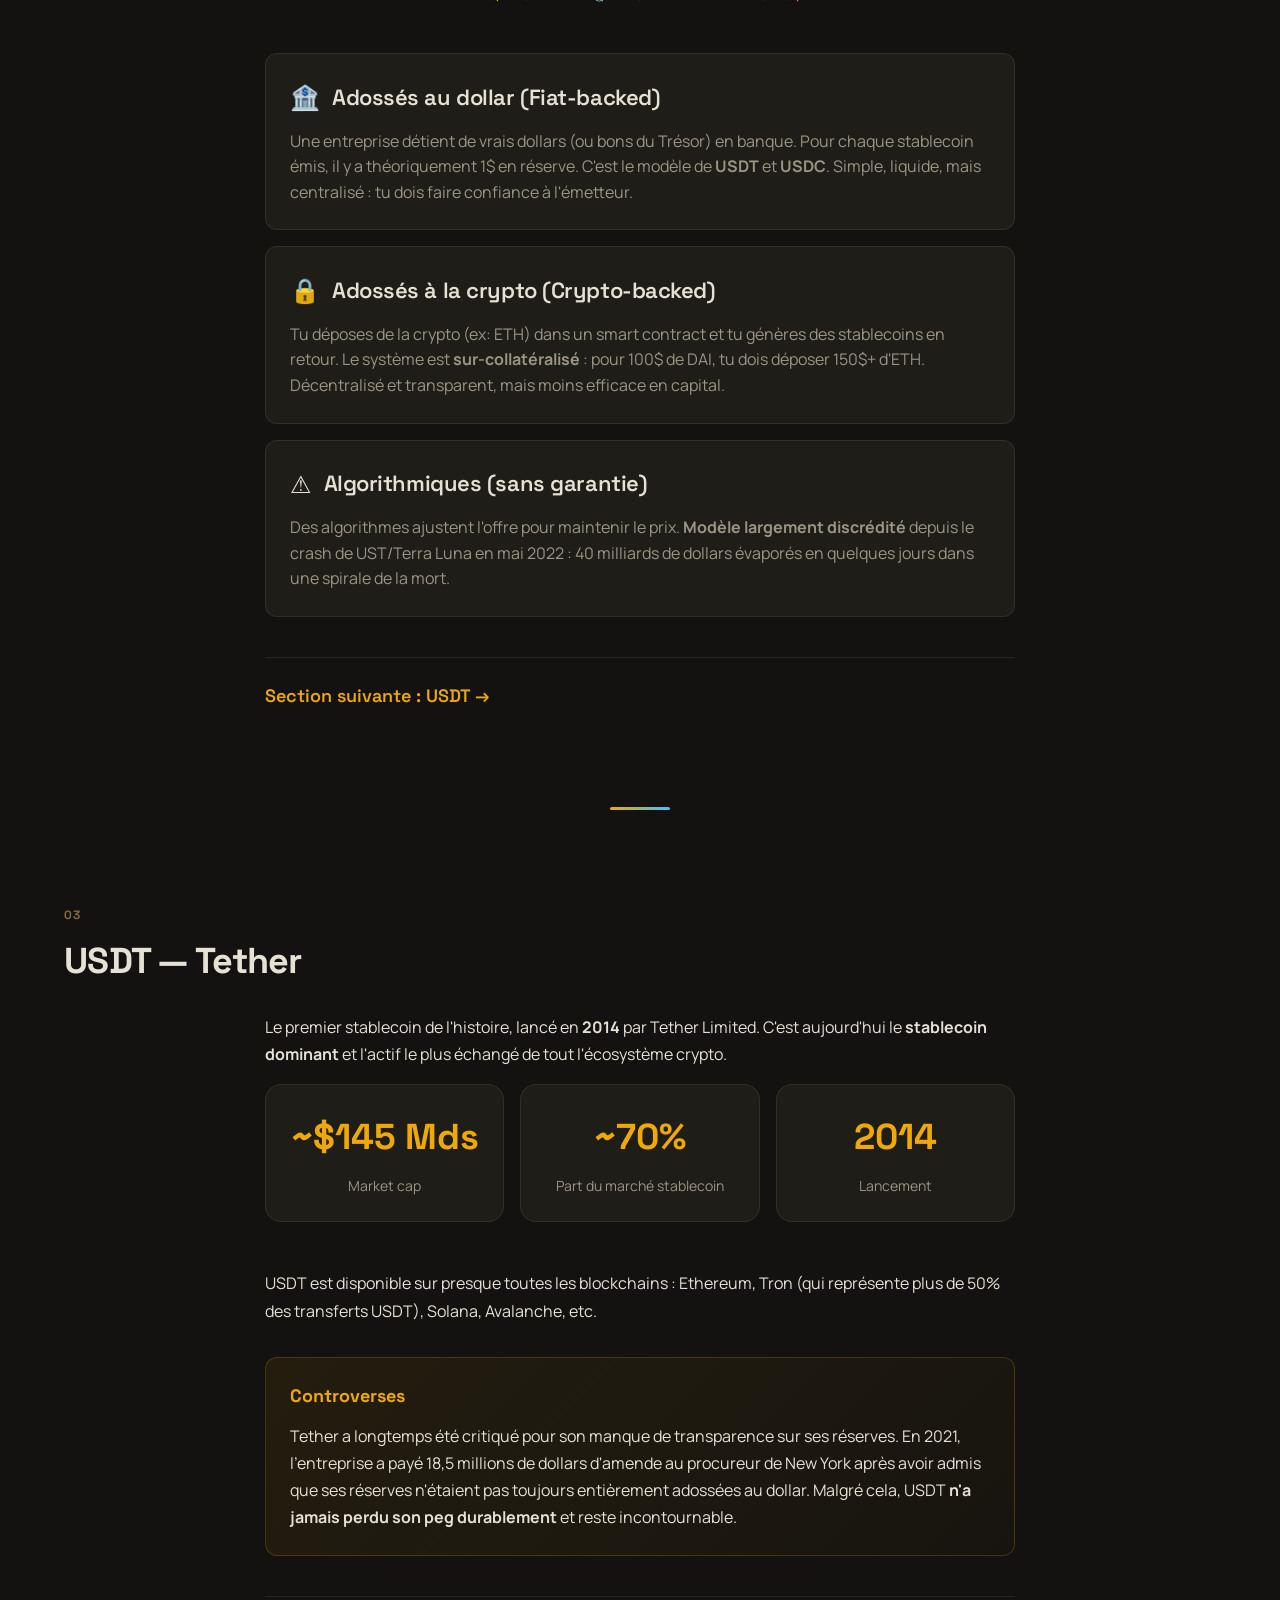
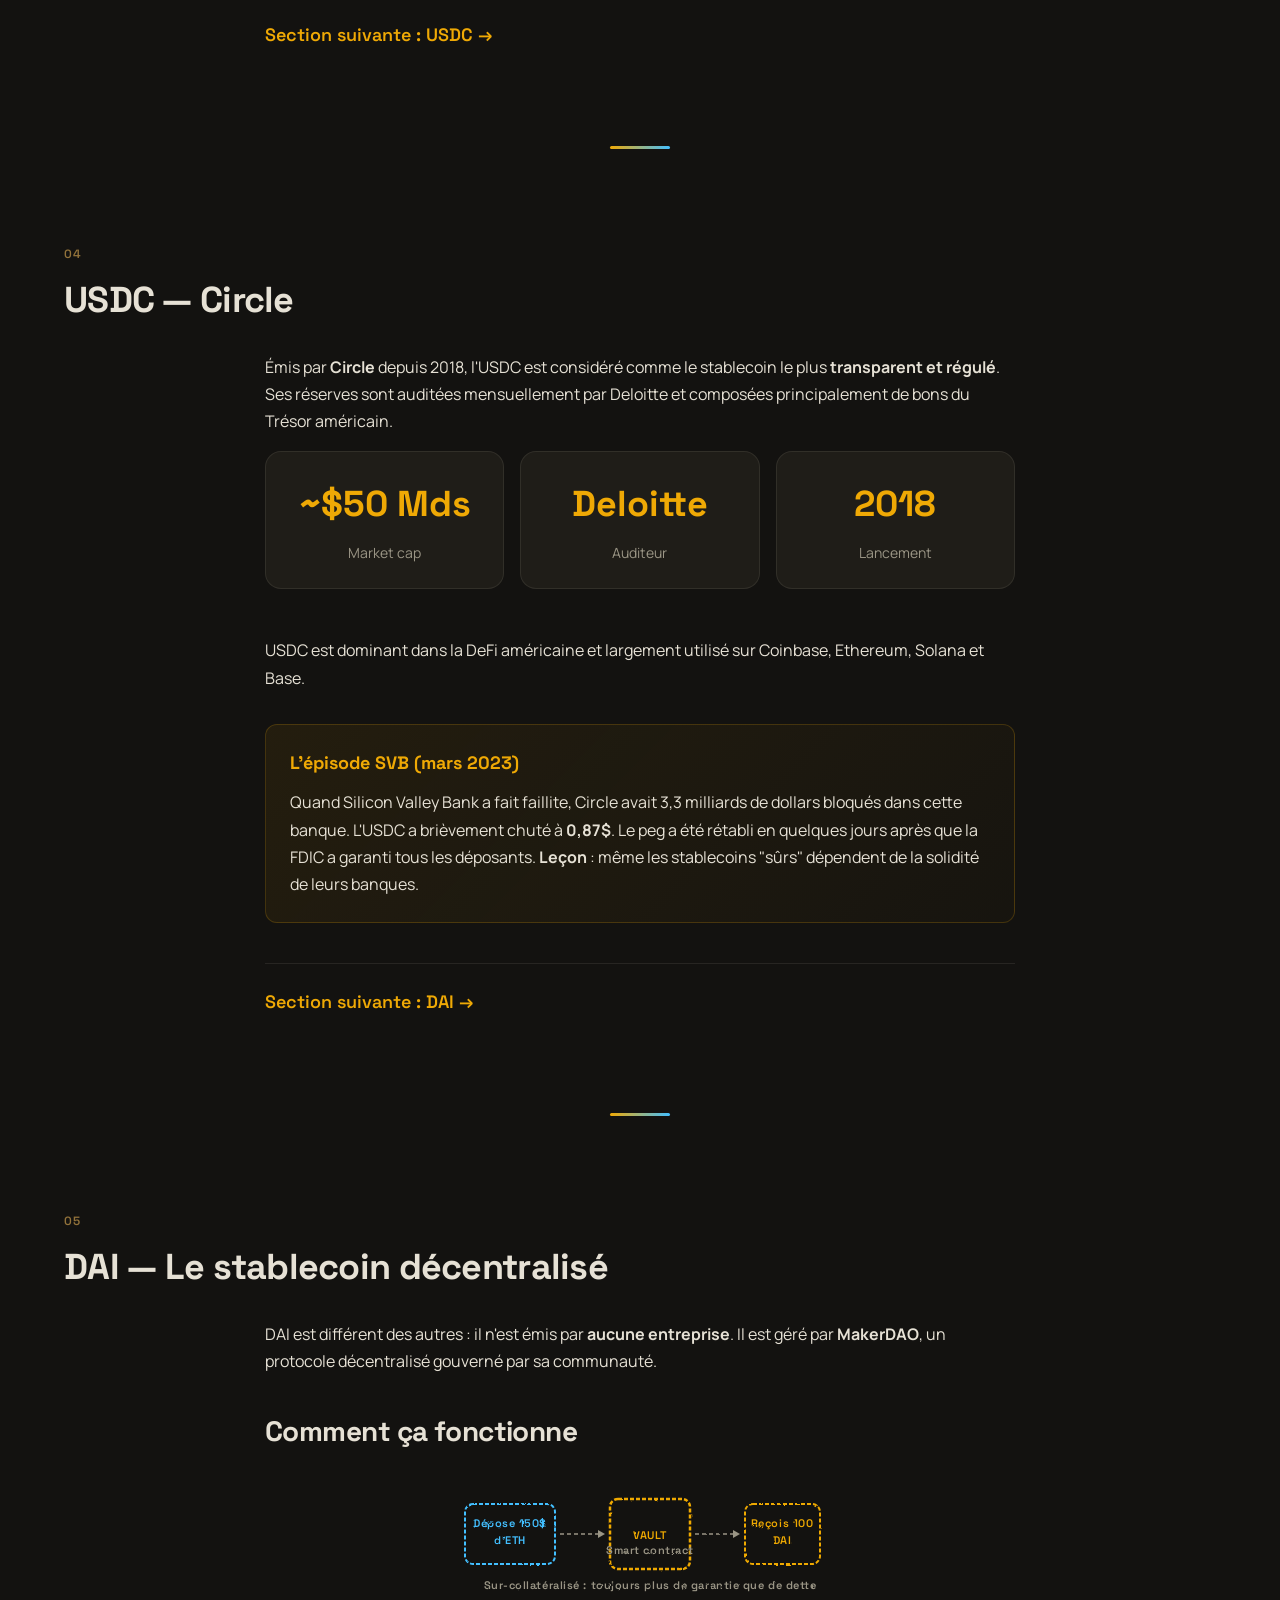
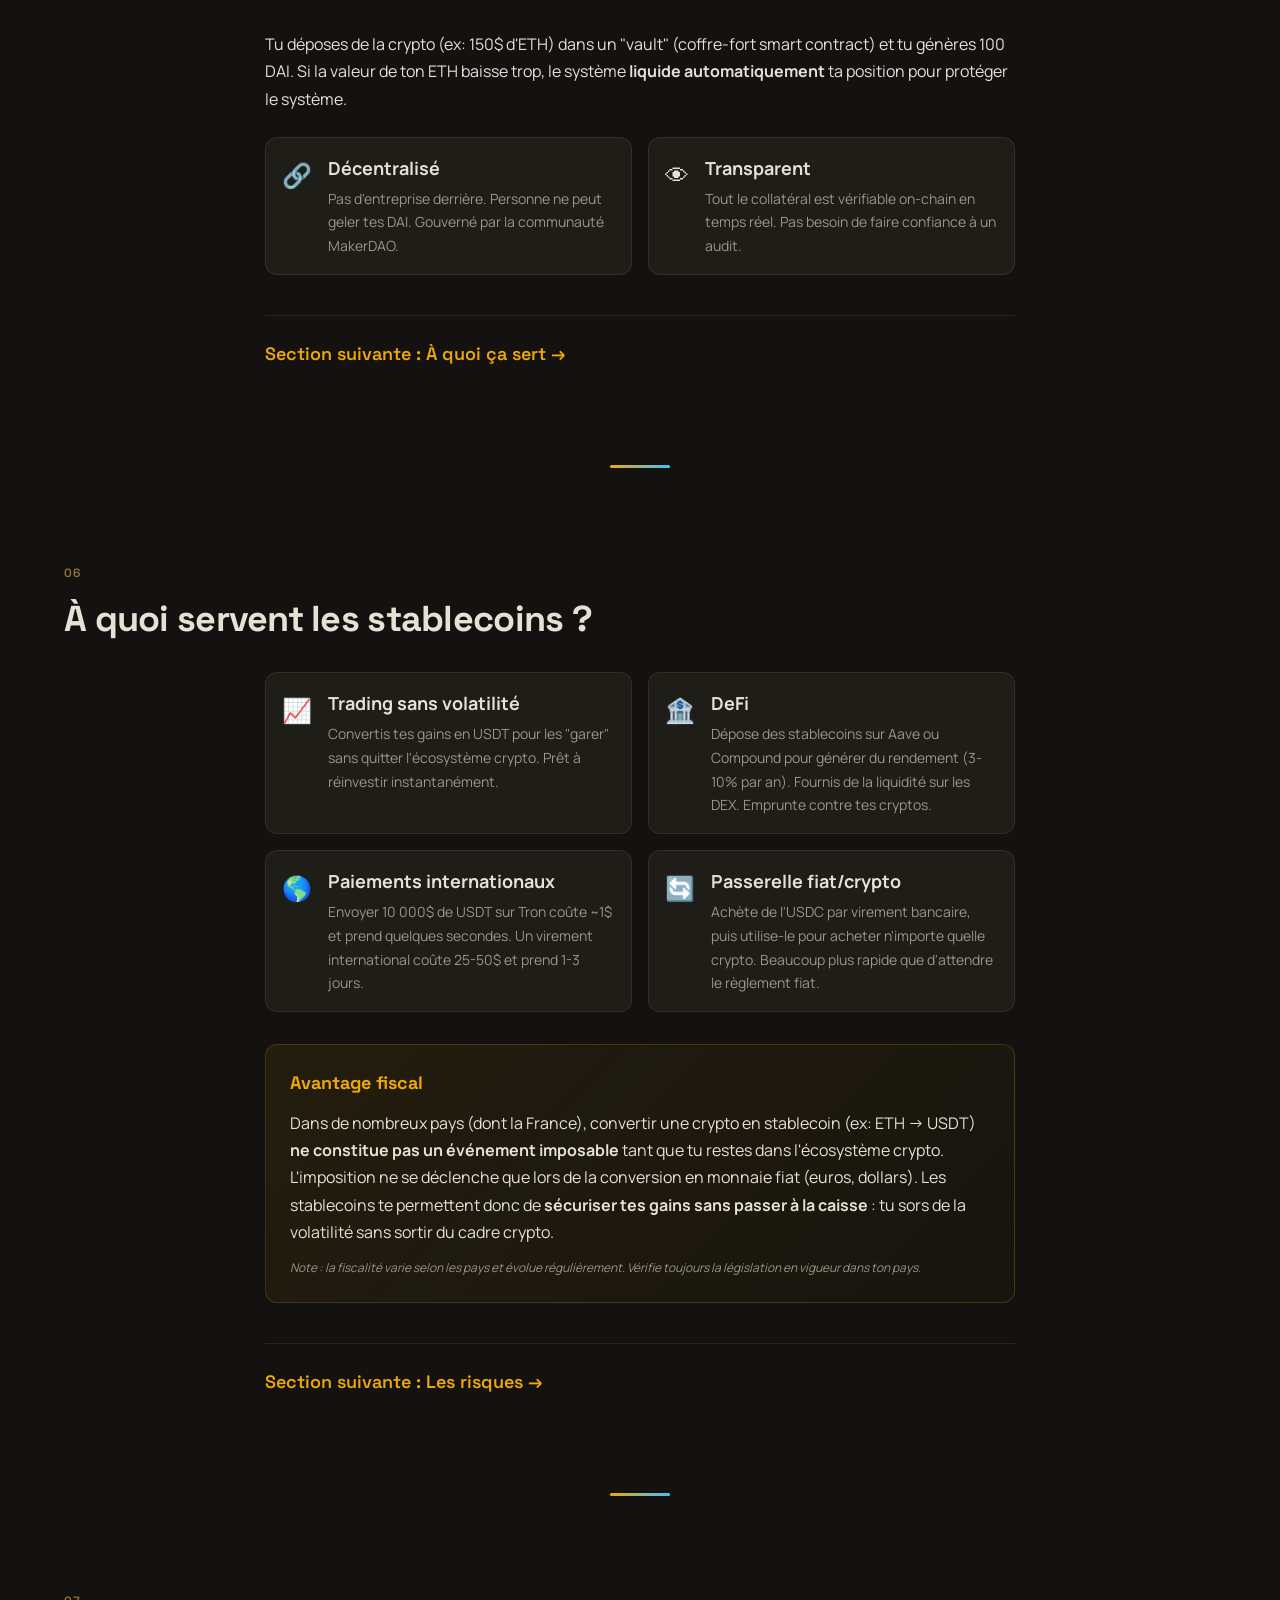
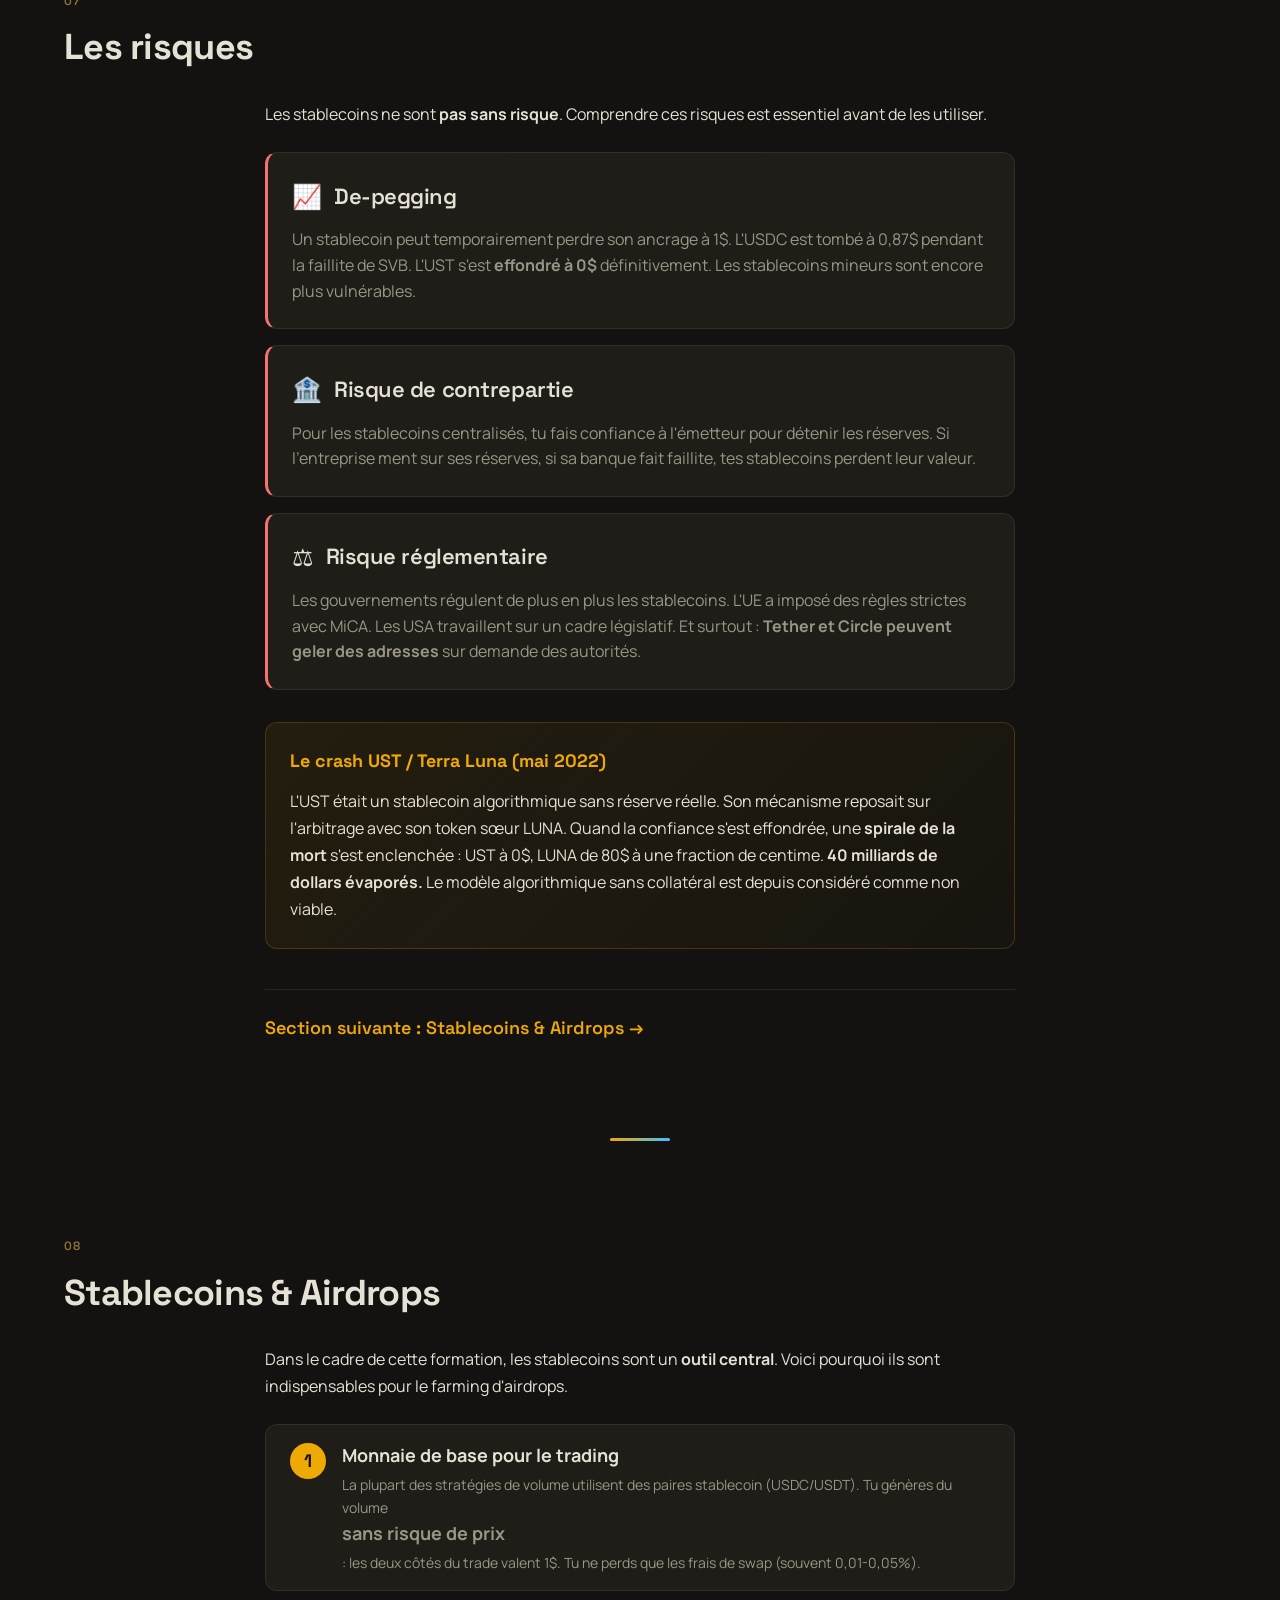
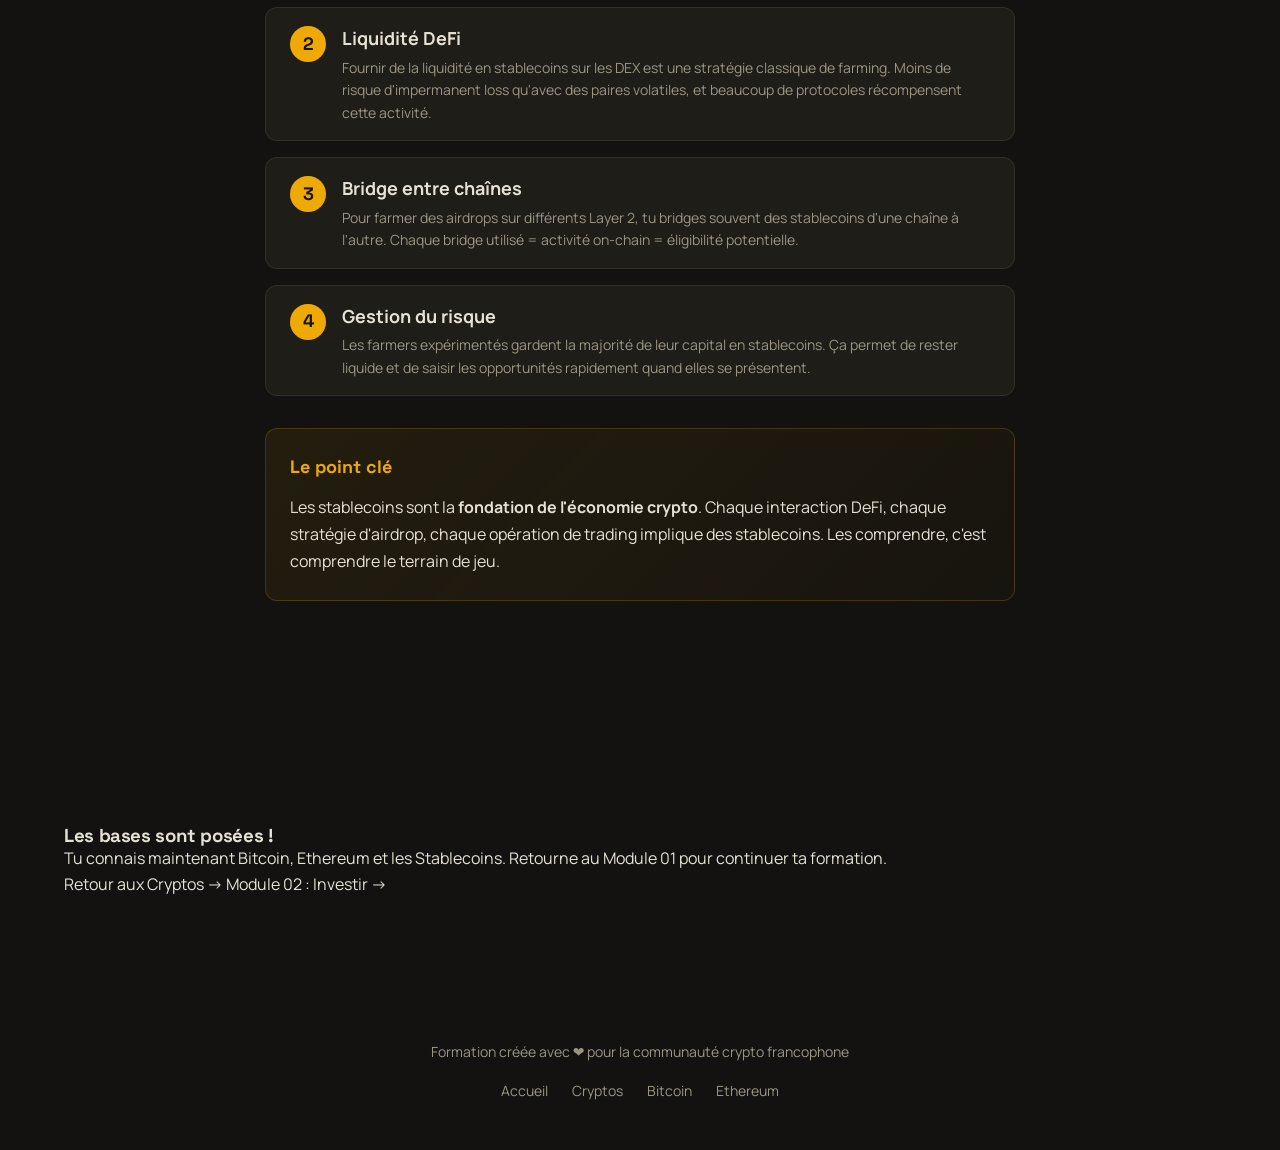
<file: stablecoins.html>
<!DOCTYPE html>
<html lang="fr" data-theme="dark">
<head>
  <meta charset="UTF-8">
  <meta name="viewport" content="width=device-width, initial-scale=1.0">
  <title>Stablecoins &mdash; Les monnaies stables | Airdrop Formation</title>
  <link rel="preconnect" href="https://fonts.googleapis.com">
  <link rel="preconnect" href="https://fonts.gstatic.com" crossorigin>
  <link href="https://fonts.googleapis.com/css2?family=Manrope:wght@300;400;500;600;700;800&family=Space+Grotesk:wght@400;500;600;700&display=swap" rel="stylesheet">
  <link rel="stylesheet" href="style.css">
  <link rel="stylesheet" href="guide.css">
  <link rel="stylesheet" href="module1-detail.css">
  <link rel="stylesheet" href="crypto-detail.css">
</head>
<body>

  <div class="scroll-progress" id="scrollProgress"></div>

  <nav class="nav" id="nav">
    <a href="module1-detail.html#crypto" class="nav-logo">&larr; Cryptos</a>
    <ul class="nav-links">
      <li><a href="#intro" class="active">Stablecoins</a></li>
      <li><a href="#fonctionnement">Types</a></li>
      <li><a href="#usdt">USDT</a></li>
      <li><a href="#usdc">USDC</a></li>
      <li><a href="#dai">DAI</a></li>
      <li><a href="#usages">Usages</a></li>
      <li><a href="#risques">Risques</a></li>
      <li><a href="#airdrops">Airdrops</a></li>
    </ul>
    <div class="theme-toggle" id="themeToggle" role="button" aria-label="Basculer th&egrave;me">
      <span class="theme-toggle-icon moon">&#127769;</span>
      <span class="theme-toggle-icon sun">&#9728;&#65039;</span>
    </div>
    <button class="nav-hamburger" id="navHamburger" aria-label="Menu">&#9776;</button>
  </nav>

  <nav class="detail-sidenav" id="detailSidenav">
    <a href="#intro" class="active">C'est quoi ?</a>
    <a href="#fonctionnement">Comment &ccedil;a marche</a>
    <a href="#usdt">USDT (Tether)</a>
    <a href="#usdc">USDC (Circle)</a>
    <a href="#dai">DAI (d&eacute;centralis&eacute;)</a>
    <a href="#usages">&Agrave; quoi &ccedil;a sert</a>
    <a href="#risques">Les risques</a>
    <a href="#airdrops">Airdrops &amp; farming</a>
  </nav>

  <svg style="position:absolute;width:0;height:0">
    <defs>
      <filter id="pencil">
        <feTurbulence type="turbulence" baseFrequency="0.04" numOctaves="4" result="noise"/>
        <feDisplacementMap in="SourceGraphic" in2="noise" scale="1.2" xChannelSelector="R" yChannelSelector="G"/>
      </filter>
    </defs>
  </svg>

  <!-- ═══════════════ SECTION 1 — C'EST QUOI ? ═══════════════ -->
  <section class="guide-section section" id="intro">
    <div class="container">
      <a href="module1-detail.html#crypto" class="back-link reveal">&larr; Retour aux Cryptos</a>

      <div class="crypto-hero reveal">
        <div class="crypto-hero-symbol">
          <svg width="120" height="120" viewBox="0 0 120 120" fill="none" filter="url(#pencil)">
            <circle cx="60" cy="60" r="50" stroke="var(--primary)" stroke-width="3" stroke-linecap="round" stroke-dasharray="4,2" fill="none"/>
            <text x="60" y="70" text-anchor="middle" font-family="var(--font-display)" font-size="36" font-weight="800" fill="var(--primary)">$</text>
            <!-- Stable line -->
            <line x1="20" y1="60" x2="100" y2="60" stroke="var(--tertiary)" stroke-width="1.5" stroke-dasharray="6,3" opacity="0.4"/>
            <!-- = signs -->
            <line x1="95" y1="25" x2="110" y2="25" stroke="var(--primary)" stroke-width="2" stroke-linecap="round" opacity="0.5"/>
            <line x1="95" y1="30" x2="110" y2="30" stroke="var(--primary)" stroke-width="2" stroke-linecap="round" opacity="0.5"/>
          </svg>
        </div>
        <h1 class="crypto-hero-title">Les <span class="gradient-text">Stablecoins</span></h1>
        <p class="crypto-hero-subtitle">Des cryptomonnaies con&ccedil;ues pour valoir toujours 1 dollar. Le pont entre la finance traditionnelle et le monde crypto.</p>
      </div>
    </div>
  </section>

  <section class="guide-section section" style="padding-top:0">
    <div class="container">
      <div class="guide-content reveal">
        <p>Bitcoin peut perdre 30% en une semaine. Ethereum peut chuter de 20% en une journ&eacute;e. C'est excitant pour les traders, mais impraticable pour faire des paiements ou stocker de la valeur &agrave; court terme.</p>
        <p>Les <strong>stablecoins</strong> r&egrave;glent ce probl&egrave;me : ce sont des cryptomonnaies dont la valeur est index&eacute;e sur une monnaie stable, g&eacute;n&eacute;ralement <strong>le dollar am&eacute;ricain</strong>. 1 USDT = 1 USD. Toujours.</p>
        <p>Pense aux <strong>jetons de casino</strong> : ils repr&eacute;sentent des dollars, mais vivent &agrave; l'int&eacute;rieur de l'&eacute;cosyst&egrave;me, rendant les transactions plus rapides et plus simples.</p>

        <div class="highlight-box">
          <div class="highlight-box-title">En chiffres</div>
          <p>Le march&eacute; des stablecoins repr&eacute;sente plus de <strong>200 milliards de dollars</strong>. L'USDT &agrave; lui seul d&eacute;passe les 140 milliards &mdash; c'est l'actif le plus &eacute;chang&eacute; de tout l'&eacute;cosyst&egrave;me crypto, devant Bitcoin.</p>
        </div>

        <div class="next-section-link">
          <a href="#fonctionnement">Section suivante : Comment &ccedil;a marche &rarr;</a>
        </div>
      </div>
    </div>
  </section>

  <div class="section-divider"></div>

  <!-- ═══════════════ SECTION 2 — COMMENT &Ccedil;A FONCTIONNE ═══════════════ -->
  <section class="guide-section section" id="fonctionnement">
    <div class="container">
      <div class="section-label reveal">02</div>
      <h2 class="section-title reveal">Comment &ccedil;a maintient sa valeur ?</h2>

      <div class="guide-content reveal">
        <p>Il existe trois m&eacute;thodes principales pour qu'un stablecoin reste &agrave; 1$. Chacune a ses avantages et ses risques.</p>

        <!-- SVG: 3 types -->
        <div class="sketch-illustration">
          <svg width="400" height="170" viewBox="0 0 400 170" fill="none" filter="url(#pencil)">
            <!-- Fiat-backed -->
            <rect x="10" y="20" width="110" height="110" rx="10" stroke="var(--primary)" stroke-width="2" stroke-dasharray="4,2" fill="none"/>
            <text x="65" y="48" text-anchor="middle" font-size="22">&#127974;</text>
            <text x="65" y="70" text-anchor="middle" class="sketch-label" fill="var(--primary)" font-size="9">FIAT-BACKED</text>
            <text x="65" y="88" text-anchor="middle" class="sketch-label" fill="var(--on-surface-variant)" font-size="8">Dollars en banque</text>
            <text x="65" y="102" text-anchor="middle" class="sketch-label" fill="var(--on-surface-variant)" font-size="8">USDT, USDC</text>
            <text x="65" y="148" text-anchor="middle" class="sketch-label" fill="var(--primary)" font-size="8">&#10003; Le plus s&ucirc;r</text>

            <!-- Crypto-backed -->
            <rect x="145" y="20" width="110" height="110" rx="10" stroke="var(--tertiary)" stroke-width="2" stroke-dasharray="4,2" fill="none"/>
            <text x="200" y="48" text-anchor="middle" font-size="22">&#128274;</text>
            <text x="200" y="70" text-anchor="middle" class="sketch-label" fill="var(--tertiary)" font-size="9">CRYPTO-BACKED</text>
            <text x="200" y="88" text-anchor="middle" class="sketch-label" fill="var(--on-surface-variant)" font-size="8">Sur-collat&eacute;ralis&eacute;</text>
            <text x="200" y="102" text-anchor="middle" class="sketch-label" fill="var(--on-surface-variant)" font-size="8">DAI</text>
            <text x="200" y="148" text-anchor="middle" class="sketch-label" fill="var(--tertiary)" font-size="8">&#128279; D&eacute;centralis&eacute;</text>

            <!-- Algorithmic -->
            <rect x="280" y="20" width="110" height="110" rx="10" stroke="#f87171" stroke-width="2" stroke-dasharray="4,2" fill="none"/>
            <text x="335" y="48" text-anchor="middle" font-size="22">&#9888;&#65039;</text>
            <text x="335" y="70" text-anchor="middle" class="sketch-label" fill="#f87171" font-size="9">ALGORITHMIQUE</text>
            <text x="335" y="88" text-anchor="middle" class="sketch-label" fill="var(--on-surface-variant)" font-size="8">Pas de garantie</text>
            <text x="335" y="102" text-anchor="middle" class="sketch-label" fill="var(--on-surface-variant)" font-size="8">UST (crash)</text>
            <text x="335" y="148" text-anchor="middle" class="sketch-label" fill="#f87171" font-size="8">&#10007; Tr&egrave;s risqu&eacute;</text>
          </svg>
        </div>

        <div class="method-cards">
          <div class="method-card">
            <div class="method-header">
              <span class="method-icon">&#127974;</span>
              <h4>Adoss&eacute;s au dollar (Fiat-backed)</h4>
            </div>
            <p>Une entreprise d&eacute;tient de vrais dollars (ou bons du Tr&eacute;sor) en banque. Pour chaque stablecoin &eacute;mis, il y a th&eacute;oriquement 1$ en r&eacute;serve. C'est le mod&egrave;le de <strong>USDT</strong> et <strong>USDC</strong>. Simple, liquide, mais centralis&eacute; : tu dois faire confiance &agrave; l'&eacute;metteur.</p>
          </div>
          <div class="method-card">
            <div class="method-header">
              <span class="method-icon">&#128274;</span>
              <h4>Adoss&eacute;s &agrave; la crypto (Crypto-backed)</h4>
            </div>
            <p>Tu d&eacute;poses de la crypto (ex: ETH) dans un smart contract et tu g&eacute;n&egrave;res des stablecoins en retour. Le syst&egrave;me est <strong>sur-collat&eacute;ralis&eacute;</strong> : pour 100$ de DAI, tu dois d&eacute;poser 150$+ d'ETH. D&eacute;centralis&eacute; et transparent, mais moins efficace en capital.</p>
          </div>
          <div class="method-card">
            <div class="method-header">
              <span class="method-icon">&#9888;&#65039;</span>
              <h4>Algorithmiques (sans garantie)</h4>
            </div>
            <p>Des algorithmes ajustent l'offre pour maintenir le prix. <strong>Mod&egrave;le largement discr&eacute;dit&eacute;</strong> depuis le crash de UST/Terra Luna en mai 2022 : 40 milliards de dollars &eacute;vapor&eacute;s en quelques jours dans une spirale de la mort.</p>
          </div>
        </div>

        <div class="next-section-link">
          <a href="#usdt">Section suivante : USDT &rarr;</a>
        </div>
      </div>
    </div>
  </section>

  <div class="section-divider"></div>

  <!-- ═══════════════ SECTION 3 — USDT ═══════════════ -->
  <section class="guide-section section" id="usdt">
    <div class="container">
      <div class="section-label reveal">03</div>
      <h2 class="section-title reveal">USDT &mdash; Tether</h2>

      <div class="guide-content reveal">
        <p>Le premier stablecoin de l'histoire, lanc&eacute; en <strong>2014</strong> par Tether Limited. C'est aujourd'hui le <strong>stablecoin dominant</strong> et l'actif le plus &eacute;chang&eacute; de tout l'&eacute;cosyst&egrave;me crypto.</p>

        <div class="stats-row">
          <div class="stat-card">
            <div class="stat-value">~$145 Mds</div>
            <div class="stat-label">Market cap</div>
          </div>
          <div class="stat-card">
            <div class="stat-value">~70%</div>
            <div class="stat-label">Part du march&eacute; stablecoin</div>
          </div>
          <div class="stat-card">
            <div class="stat-value">2014</div>
            <div class="stat-label">Lancement</div>
          </div>
        </div>

        <p>USDT est disponible sur presque toutes les blockchains : Ethereum, Tron (qui repr&eacute;sente plus de 50% des transferts USDT), Solana, Avalanche, etc.</p>

        <div class="highlight-box">
          <div class="highlight-box-title">Controverses</div>
          <p>Tether a longtemps &eacute;t&eacute; critiqu&eacute; pour son manque de transparence sur ses r&eacute;serves. En 2021, l'entreprise a pay&eacute; 18,5 millions de dollars d'amende au procureur de New York apr&egrave;s avoir admis que ses r&eacute;serves n'&eacute;taient pas toujours enti&egrave;rement adoss&eacute;es au dollar. Malgr&eacute; cela, USDT <strong>n'a jamais perdu son peg durablement</strong> et reste incontournable.</p>
        </div>

        <div class="next-section-link">
          <a href="#usdc">Section suivante : USDC &rarr;</a>
        </div>
      </div>
    </div>
  </section>

  <div class="section-divider"></div>

  <!-- ═══════════════ SECTION 4 — USDC ═══════════════ -->
  <section class="guide-section section" id="usdc">
    <div class="container">
      <div class="section-label reveal">04</div>
      <h2 class="section-title reveal">USDC &mdash; Circle</h2>

      <div class="guide-content reveal">
        <p>&Eacute;mis par <strong>Circle</strong> depuis 2018, l'USDC est consid&eacute;r&eacute; comme le stablecoin le plus <strong>transparent et r&eacute;gul&eacute;</strong>. Ses r&eacute;serves sont audit&eacute;es mensuellement par Deloitte et compos&eacute;es principalement de bons du Tr&eacute;sor am&eacute;ricain.</p>

        <div class="stats-row">
          <div class="stat-card">
            <div class="stat-value">~$50 Mds</div>
            <div class="stat-label">Market cap</div>
          </div>
          <div class="stat-card">
            <div class="stat-value">Deloitte</div>
            <div class="stat-label">Auditeur</div>
          </div>
          <div class="stat-card">
            <div class="stat-value">2018</div>
            <div class="stat-label">Lancement</div>
          </div>
        </div>

        <p>USDC est dominant dans la DeFi am&eacute;ricaine et largement utilis&eacute; sur Coinbase, Ethereum, Solana et Base.</p>

        <div class="highlight-box">
          <div class="highlight-box-title">L'&eacute;pisode SVB (mars 2023)</div>
          <p>Quand Silicon Valley Bank a fait faillite, Circle avait 3,3 milliards de dollars bloqu&eacute;s dans cette banque. L'USDC a bri&egrave;vement chut&eacute; &agrave; <strong>0,87$</strong>. Le peg a &eacute;t&eacute; r&eacute;tabli en quelques jours apr&egrave;s que la FDIC a garanti tous les d&eacute;posants. <strong>Le&ccedil;on</strong> : m&ecirc;me les stablecoins "s&ucirc;rs" d&eacute;pendent de la solidit&eacute; de leurs banques.</p>
        </div>

        <div class="next-section-link">
          <a href="#dai">Section suivante : DAI &rarr;</a>
        </div>
      </div>
    </div>
  </section>

  <div class="section-divider"></div>

  <!-- ═══════════════ SECTION 5 — DAI ═══════════════ -->
  <section class="guide-section section" id="dai">
    <div class="container">
      <div class="section-label reveal">05</div>
      <h2 class="section-title reveal">DAI &mdash; Le stablecoin d&eacute;centralis&eacute;</h2>

      <div class="guide-content reveal">
        <p>DAI est diff&eacute;rent des autres : il n'est &eacute;mis par <strong>aucune entreprise</strong>. Il est g&eacute;r&eacute; par <strong>MakerDAO</strong>, un protocole d&eacute;centralis&eacute; gouvern&eacute; par sa communaut&eacute;.</p>

        <h3 class="guide-subtitle">Comment &ccedil;a fonctionne</h3>

        <!-- SVG: DAI mechanism -->
        <div class="sketch-illustration">
          <svg width="380" height="120" viewBox="0 0 380 120" fill="none" filter="url(#pencil)">
            <!-- ETH deposit -->
            <rect x="15" y="25" width="90" height="60" rx="8" stroke="var(--tertiary)" stroke-width="2" stroke-dasharray="4,2" fill="none"/>
            <text x="60" y="48" text-anchor="middle" class="sketch-label" fill="var(--tertiary)" font-size="9">D&eacute;pose 150$</text>
            <text x="60" y="65" text-anchor="middle" class="sketch-label" fill="var(--tertiary)" font-size="9">d'ETH</text>

            <!-- Arrow -->
            <line x1="110" y1="55" x2="148" y2="55" stroke="var(--on-surface-variant)" stroke-width="1.5" stroke-dasharray="4,3"/>
            <polygon points="148,51 155,55 148,59" fill="var(--on-surface-variant)"/>

            <!-- Smart Contract -->
            <rect x="160" y="20" width="80" height="70" rx="8" stroke="var(--primary)" stroke-width="2.5" stroke-dasharray="4,2" fill="none"/>
            <text x="200" y="42" text-anchor="middle" font-size="18">&#9881;&#65039;</text>
            <text x="200" y="60" text-anchor="middle" class="sketch-label" fill="var(--primary)" font-size="8">VAULT</text>
            <text x="200" y="75" text-anchor="middle" class="sketch-label" fill="var(--on-surface-variant)" font-size="7">Smart contract</text>

            <!-- Arrow -->
            <line x1="245" y1="55" x2="283" y2="55" stroke="var(--on-surface-variant)" stroke-width="1.5" stroke-dasharray="4,3"/>
            <polygon points="283,51 290,55 283,59" fill="var(--on-surface-variant)"/>

            <!-- DAI output -->
            <rect x="295" y="25" width="75" height="60" rx="8" stroke="var(--primary)" stroke-width="2" stroke-dasharray="4,2" fill="none"/>
            <text x="332" y="48" text-anchor="middle" class="sketch-label" fill="var(--primary)" font-size="9">Re&ccedil;ois 100</text>
            <text x="332" y="65" text-anchor="middle" class="sketch-label" fill="var(--primary)" font-size="9">DAI</text>

            <!-- Label -->
            <text x="200" y="110" text-anchor="middle" class="sketch-label" fill="var(--on-surface-variant)" font-size="8">Sur-collat&eacute;ralis&eacute; : toujours plus de garantie que de dette</text>
          </svg>
        </div>

        <p>Tu d&eacute;poses de la crypto (ex: 150$ d'ETH) dans un "vault" (coffre-fort smart contract) et tu g&eacute;n&egrave;res 100 DAI. Si la valeur de ton ETH baisse trop, le syst&egrave;me <strong>liquide automatiquement</strong> ta position pour prot&eacute;ger le syst&egrave;me.</p>

        <div class="features-grid">
          <div class="feature-item">
            <span class="feature-icon">&#128279;</span>
            <div>
              <strong>D&eacute;centralis&eacute;</strong>
              <p>Pas d'entreprise derri&egrave;re. Personne ne peut geler tes DAI. Gouvern&eacute; par la communaut&eacute; MakerDAO.</p>
            </div>
          </div>
          <div class="feature-item">
            <span class="feature-icon">&#128065;</span>
            <div>
              <strong>Transparent</strong>
              <p>Tout le collat&eacute;ral est v&eacute;rifiable on-chain en temps r&eacute;el. Pas besoin de faire confiance &agrave; un audit.</p>
            </div>
          </div>
        </div>

        <div class="next-section-link">
          <a href="#usages">Section suivante : &Agrave; quoi &ccedil;a sert &rarr;</a>
        </div>
      </div>
    </div>
  </section>

  <div class="section-divider"></div>

  <!-- ═══════════════ SECTION 6 — USAGES ═══════════════ -->
  <section class="guide-section section" id="usages">
    <div class="container">
      <div class="section-label reveal">06</div>
      <h2 class="section-title reveal">&Agrave; quoi servent les stablecoins ?</h2>

      <div class="guide-content reveal">
        <div class="features-grid">
          <div class="feature-item">
            <span class="feature-icon">&#128200;</span>
            <div>
              <strong>Trading sans volatilit&eacute;</strong>
              <p>Convertis tes gains en USDT pour les "garer" sans quitter l'&eacute;cosyst&egrave;me crypto. Pr&ecirc;t &agrave; r&eacute;investir instantan&eacute;ment.</p>
            </div>
          </div>
          <div class="feature-item">
            <span class="feature-icon">&#127974;</span>
            <div>
              <strong>DeFi</strong>
              <p>D&eacute;pose des stablecoins sur Aave ou Compound pour g&eacute;n&eacute;rer du rendement (3-10% par an). Fournis de la liquidit&eacute; sur les DEX. Emprunte contre tes cryptos.</p>
            </div>
          </div>
          <div class="feature-item">
            <span class="feature-icon">&#127758;</span>
            <div>
              <strong>Paiements internationaux</strong>
              <p>Envoyer 10 000$ de USDT sur Tron co&ucirc;te ~1$ et prend quelques secondes. Un virement international co&ucirc;te 25-50$ et prend 1-3 jours.</p>
            </div>
          </div>
          <div class="feature-item">
            <span class="feature-icon">&#128260;</span>
            <div>
              <strong>Passerelle fiat/crypto</strong>
              <p>Ach&egrave;te de l'USDC par virement bancaire, puis utilise-le pour acheter n'importe quelle crypto. Beaucoup plus rapide que d'attendre le r&egrave;glement fiat.</p>
            </div>
          </div>
        </div>

        <div class="highlight-box">
          <div class="highlight-box-title">Avantage fiscal</div>
          <p>Dans de nombreux pays (dont la France), convertir une crypto en stablecoin (ex: ETH &rarr; USDT) <strong>ne constitue pas un &eacute;v&eacute;nement imposable</strong> tant que tu restes dans l'&eacute;cosyst&egrave;me crypto. L'imposition ne se d&eacute;clenche que lors de la conversion en monnaie fiat (euros, dollars). Les stablecoins te permettent donc de <strong>s&eacute;curiser tes gains sans passer &agrave; la caisse</strong> : tu sors de la volatilit&eacute; sans sortir du cadre crypto.</p>
          <p style="font-size:var(--label-sm); color:var(--on-surface-variant); margin-top:var(--sp-3); margin-bottom:0;"><em>Note : la fiscalit&eacute; varie selon les pays et &eacute;volue r&eacute;guli&egrave;rement. V&eacute;rifie toujours la l&eacute;gislation en vigueur dans ton pays.</em></p>
        </div>

        <div class="next-section-link">
          <a href="#risques">Section suivante : Les risques &rarr;</a>
        </div>
      </div>
    </div>
  </section>

  <div class="section-divider"></div>

  <!-- ═══════════════ SECTION 7 — RISQUES ═══════════════ -->
  <section class="guide-section section" id="risques">
    <div class="container">
      <div class="section-label reveal">07</div>
      <h2 class="section-title reveal">Les risques</h2>

      <div class="guide-content reveal">
        <p>Les stablecoins ne sont <strong>pas sans risque</strong>. Comprendre ces risques est essentiel avant de les utiliser.</p>

        <div class="method-cards">
          <div class="method-card" style="border-left: 3px solid #f87171;">
            <div class="method-header">
              <span class="method-icon">&#128200;</span>
              <h4>De-pegging</h4>
            </div>
            <p>Un stablecoin peut temporairement perdre son ancrage &agrave; 1$. L'USDC est tomb&eacute; &agrave; 0,87$ pendant la faillite de SVB. L'UST s'est <strong>effondr&eacute; &agrave; 0$</strong> d&eacute;finitivement. Les stablecoins mineurs sont encore plus vuln&eacute;rables.</p>
          </div>
          <div class="method-card" style="border-left: 3px solid #f87171;">
            <div class="method-header">
              <span class="method-icon">&#127974;</span>
              <h4>Risque de contrepartie</h4>
            </div>
            <p>Pour les stablecoins centralis&eacute;s, tu fais confiance &agrave; l'&eacute;metteur pour d&eacute;tenir les r&eacute;serves. Si l'entreprise ment sur ses r&eacute;serves, si sa banque fait faillite, tes stablecoins perdent leur valeur.</p>
          </div>
          <div class="method-card" style="border-left: 3px solid #f87171;">
            <div class="method-header">
              <span class="method-icon">&#9878;&#65039;</span>
              <h4>Risque r&eacute;glementaire</h4>
            </div>
            <p>Les gouvernements r&eacute;gulent de plus en plus les stablecoins. L'UE a impos&eacute; des r&egrave;gles strictes avec MiCA. Les USA travaillent sur un cadre l&eacute;gislatif. Et surtout : <strong>Tether et Circle peuvent geler des adresses</strong> sur demande des autorit&eacute;s.</p>
          </div>
        </div>

        <div class="highlight-box">
          <div class="highlight-box-title">Le crash UST / Terra Luna (mai 2022)</div>
          <p>L'UST &eacute;tait un stablecoin algorithmique sans r&eacute;serve r&eacute;elle. Son m&eacute;canisme reposait sur l'arbitrage avec son token s&oelig;ur LUNA. Quand la confiance s'est effondr&eacute;e, une <strong>spirale de la mort</strong> s'est enclench&eacute;e : UST &agrave; 0$, LUNA de 80$ &agrave; une fraction de centime. <strong>40 milliards de dollars &eacute;vapor&eacute;s.</strong> Le mod&egrave;le algorithmique sans collat&eacute;ral est depuis consid&eacute;r&eacute; comme non viable.</p>
        </div>

        <div class="next-section-link">
          <a href="#airdrops">Section suivante : Stablecoins &amp; Airdrops &rarr;</a>
        </div>
      </div>
    </div>
  </section>

  <div class="section-divider"></div>

  <!-- ═══════════════ SECTION 8 — AIRDROPS & FARMING ═══════════════ -->
  <section class="guide-section section" id="airdrops">
    <div class="container">
      <div class="section-label reveal">08</div>
      <h2 class="section-title reveal">Stablecoins &amp; Airdrops</h2>

      <div class="guide-content reveal">
        <p>Dans le cadre de cette formation, les stablecoins sont un <strong>outil central</strong>. Voici pourquoi ils sont indispensables pour le farming d'airdrops.</p>

        <div class="strategy-box">
          <div class="strategy-item">
            <div class="strategy-num">1</div>
            <div>
              <strong>Monnaie de base pour le trading</strong>
              <p>La plupart des strat&eacute;gies de volume utilisent des paires stablecoin (USDC/USDT). Tu g&eacute;n&egrave;res du volume <strong>sans risque de prix</strong> : les deux c&ocirc;t&eacute;s du trade valent 1$. Tu ne perds que les frais de swap (souvent 0,01-0,05%).</p>
            </div>
          </div>
          <div class="strategy-item">
            <div class="strategy-num">2</div>
            <div>
              <strong>Liquidit&eacute; DeFi</strong>
              <p>Fournir de la liquidit&eacute; en stablecoins sur les DEX est une strat&eacute;gie classique de farming. Moins de risque d'impermanent loss qu'avec des paires volatiles, et beaucoup de protocoles r&eacute;compensent cette activit&eacute;.</p>
            </div>
          </div>
          <div class="strategy-item">
            <div class="strategy-num">3</div>
            <div>
              <strong>Bridge entre cha&icirc;nes</strong>
              <p>Pour farmer des airdrops sur diff&eacute;rents Layer 2, tu bridges souvent des stablecoins d'une cha&icirc;ne &agrave; l'autre. Chaque bridge utilis&eacute; = activit&eacute; on-chain = &eacute;ligibilit&eacute; potentielle.</p>
            </div>
          </div>
          <div class="strategy-item">
            <div class="strategy-num">4</div>
            <div>
              <strong>Gestion du risque</strong>
              <p>Les farmers exp&eacute;riment&eacute;s gardent la majorit&eacute; de leur capital en stablecoins. &Ccedil;a permet de rester liquide et de saisir les opportunit&eacute;s rapidement quand elles se pr&eacute;sentent.</p>
            </div>
          </div>
        </div>

        <div class="highlight-box">
          <div class="highlight-box-title">Le point cl&eacute;</div>
          <p>Les stablecoins sont la <strong>fondation de l'&eacute;conomie crypto</strong>. Chaque interaction DeFi, chaque strat&eacute;gie d'airdrop, chaque op&eacute;ration de trading implique des stablecoins. Les comprendre, c'est comprendre le terrain de jeu.</p>
        </div>
      </div>
    </div>
  </section>

  <!-- CTA Footer -->
  <section class="section">
    <div class="container">
      <div class="module-cta-footer reveal">
        <h3>Les bases sont pos&eacute;es !</h3>
        <p>Tu connais maintenant Bitcoin, Ethereum et les Stablecoins. Retourne au Module 01 pour continuer ta formation.</p>
        <div class="cta-buttons">
          <a href="module1-detail.html#crypto" class="btn-primary">Retour aux Cryptos &rarr;</a>
          <a href="module2.html" class="btn-secondary">Module 02 : Investir &rarr;</a>
        </div>
      </div>
    </div>
  </section>

  <footer class="footer">
    <div class="container">
      <p class="footer-text">Formation cr&eacute;&eacute;e avec &#10084;&#65039; pour la communaut&eacute; crypto francophone</p>
      <div class="footer-links">
        <a href="index.html">Accueil</a>
        <a href="module1.html">Cryptos</a>
        <a href="bitcoin.html">Bitcoin</a>
        <a href="ethereum.html">Ethereum</a>
      </div>
    </div>
  </footer>

  <script>
    (function(){var b=document.getElementById('scrollProgress');window.addEventListener('scroll',function(){var s=document.documentElement.scrollTop||document.body.scrollTop;var h=document.documentElement.scrollHeight-document.documentElement.clientHeight;b.style.width=(h>0?(s/h)*100:0)+'%';},{passive:true})})();
    (function(){var t=document.getElementById('themeToggle'),r=document.documentElement,s=localStorage.getItem('theme');if(s)r.setAttribute('data-theme',s);t.addEventListener('click',function(){var c=r.getAttribute('data-theme'),n=c==='dark'?'light':'dark';r.setAttribute('data-theme',n);localStorage.setItem('theme',n)})})();
    (function(){var h=document.getElementById('navHamburger'),n=document.getElementById('nav');h.addEventListener('click',function(){n.classList.toggle('open')});n.querySelectorAll('.nav-links a').forEach(function(l){l.addEventListener('click',function(){n.classList.remove('open')})})})();
    (function(){var r=document.querySelectorAll('.reveal');if('IntersectionObserver' in window){var o=new IntersectionObserver(function(e){e.forEach(function(en){if(en.isIntersecting){en.target.classList.add('visible');o.unobserve(en.target)}})},{threshold:0.1});r.forEach(function(el){o.observe(el)})}else{r.forEach(function(el){el.classList.add('visible')})}})();
    (function(){var ss=document.querySelectorAll('.guide-section'),nl=document.querySelectorAll('.nav-links a'),sl=document.querySelectorAll('.detail-sidenav a');function u(){var p=window.scrollY+120,c='';ss.forEach(function(s){if(s.offsetTop<=p)c=s.getAttribute('id')});nl.forEach(function(l){l.classList.toggle('active',l.getAttribute('href')==='#'+c)});sl.forEach(function(l){l.classList.toggle('active',l.getAttribute('href')==='#'+c)});}window.addEventListener('scroll',u,{passive:true});u()})();
  </script>

</body>
</html>
</file>
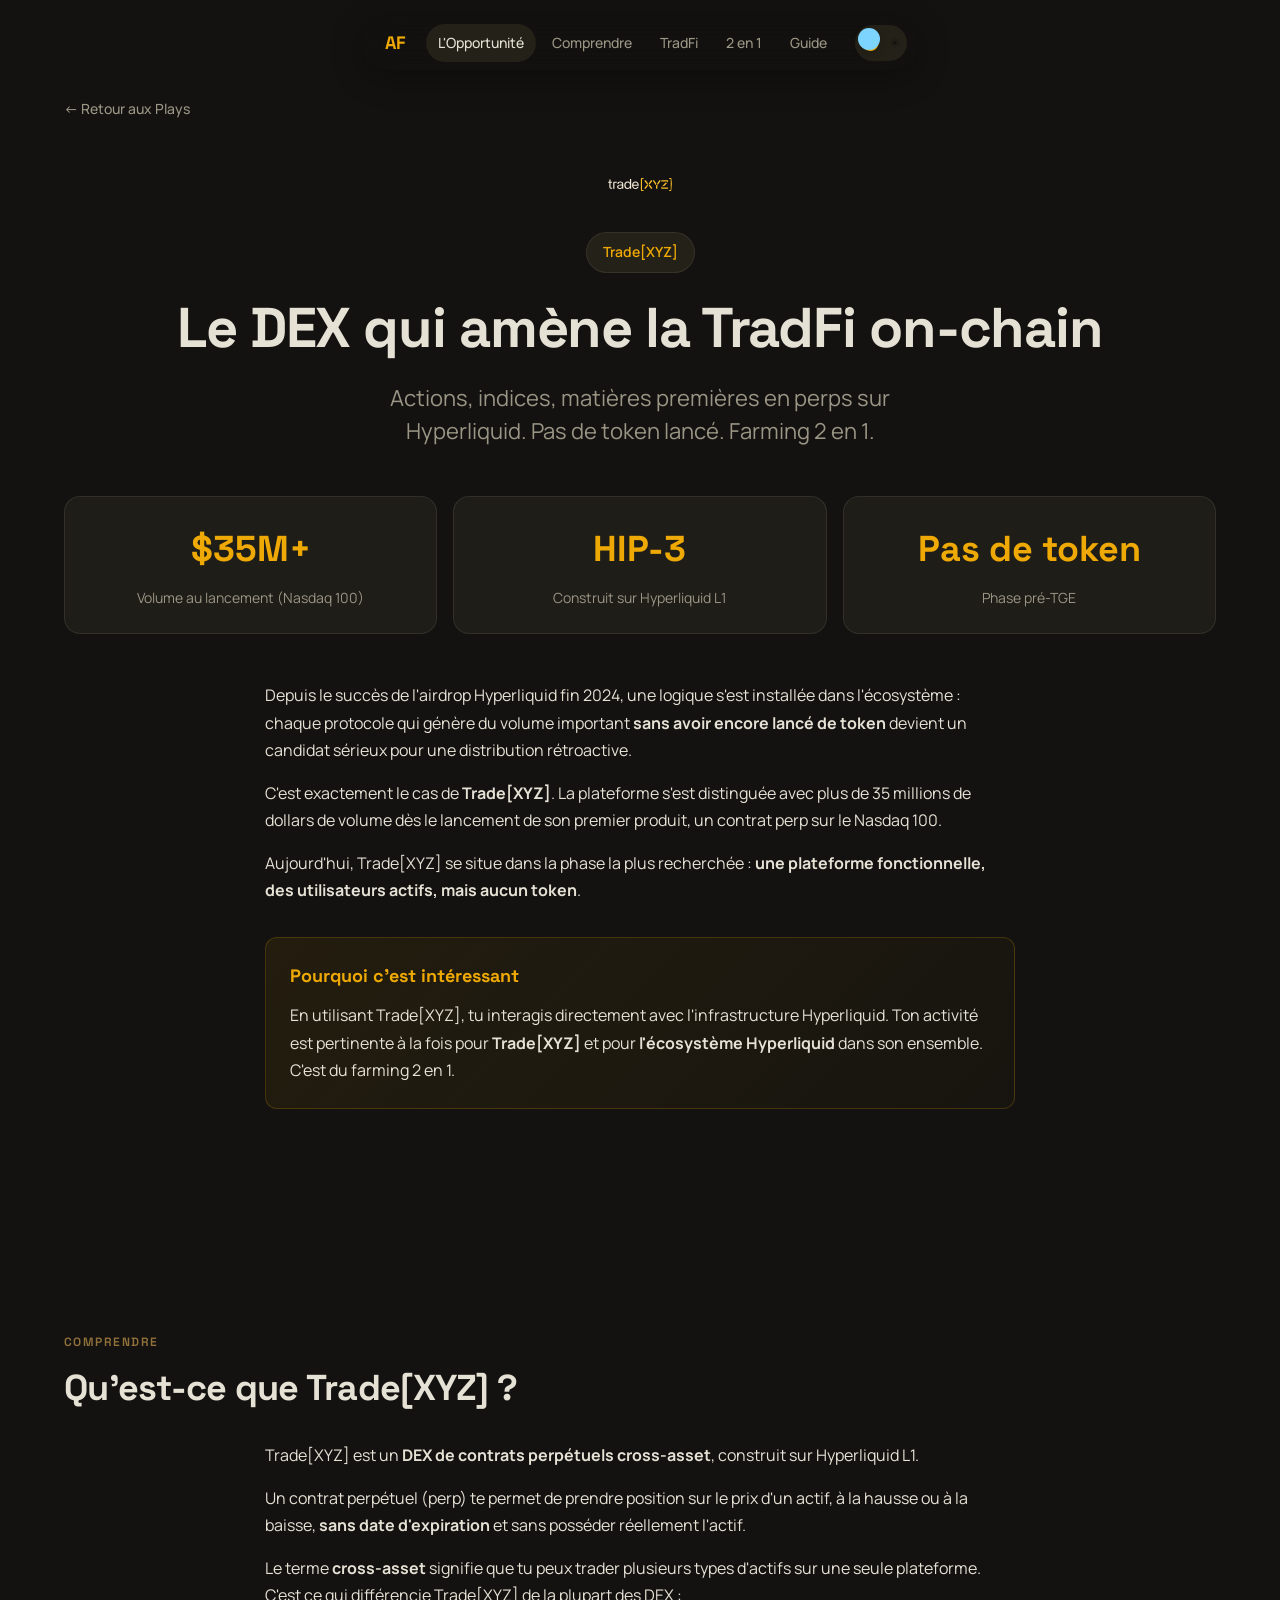
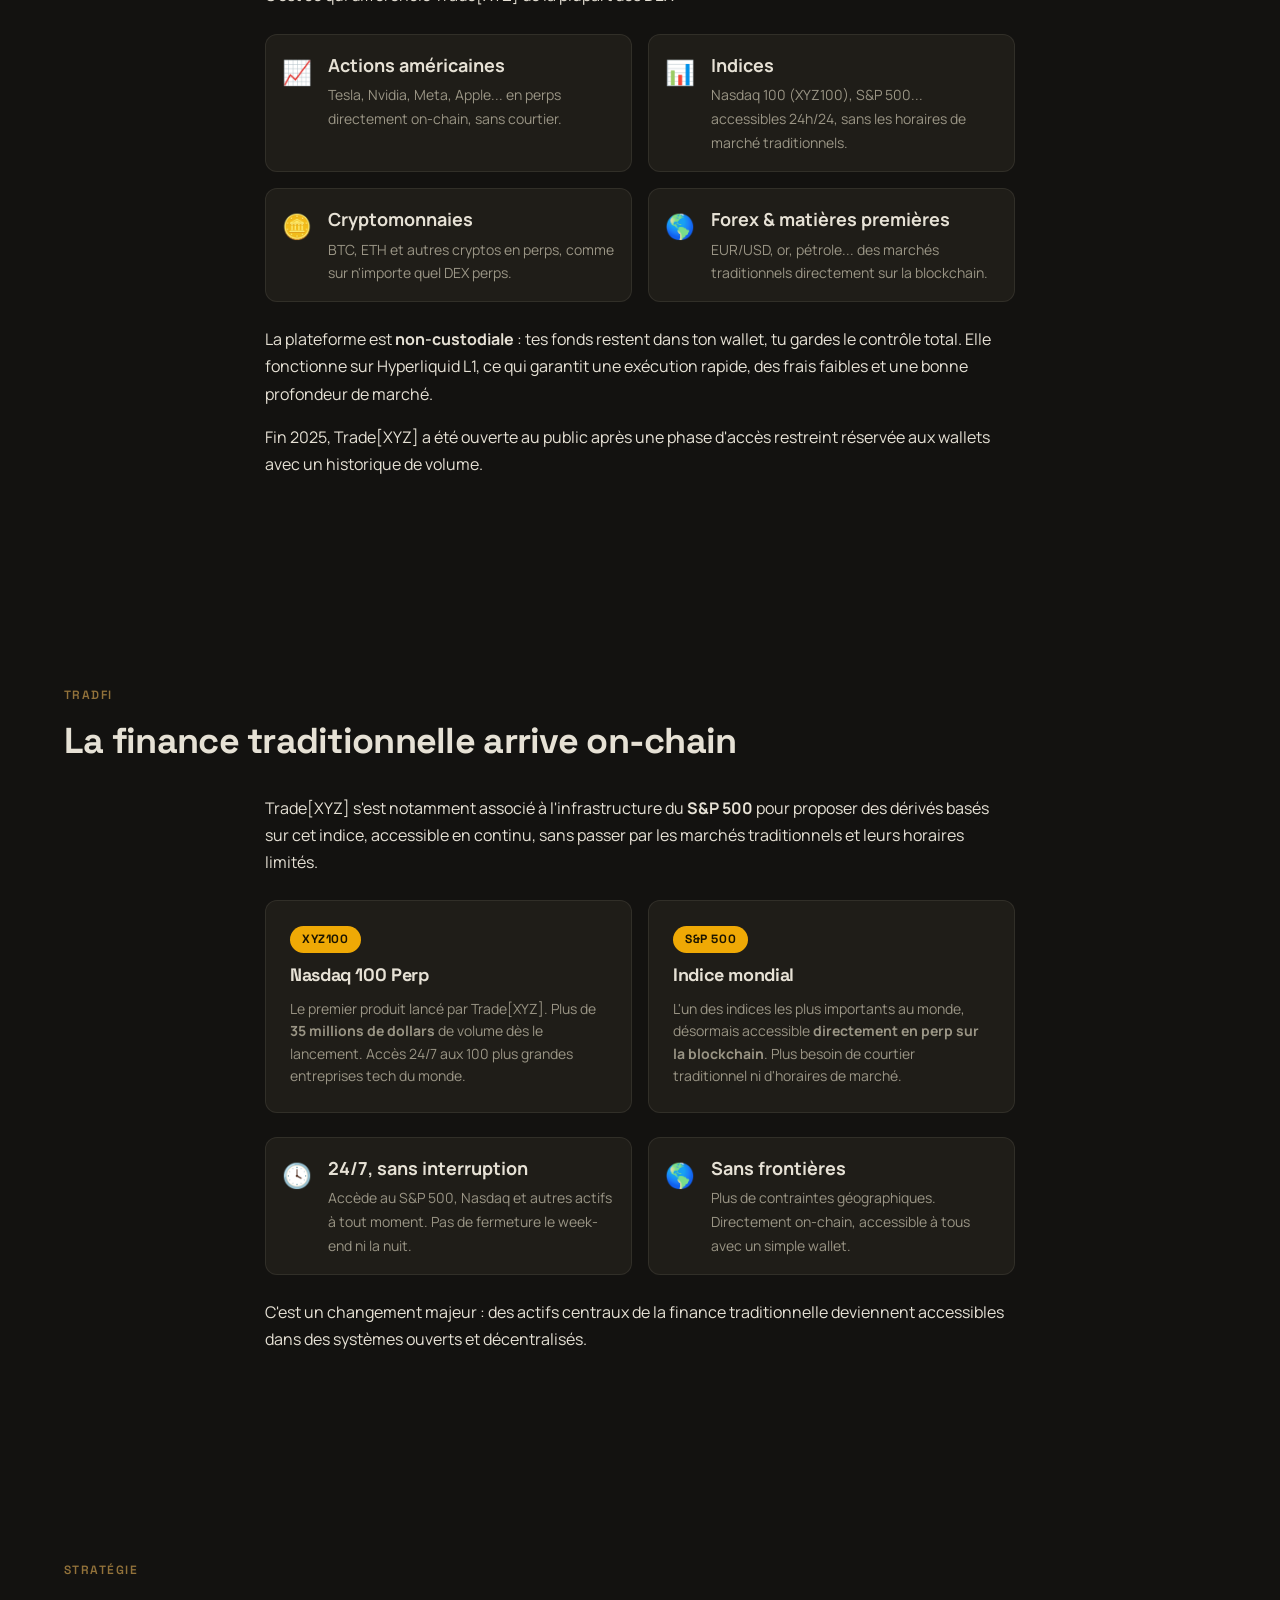
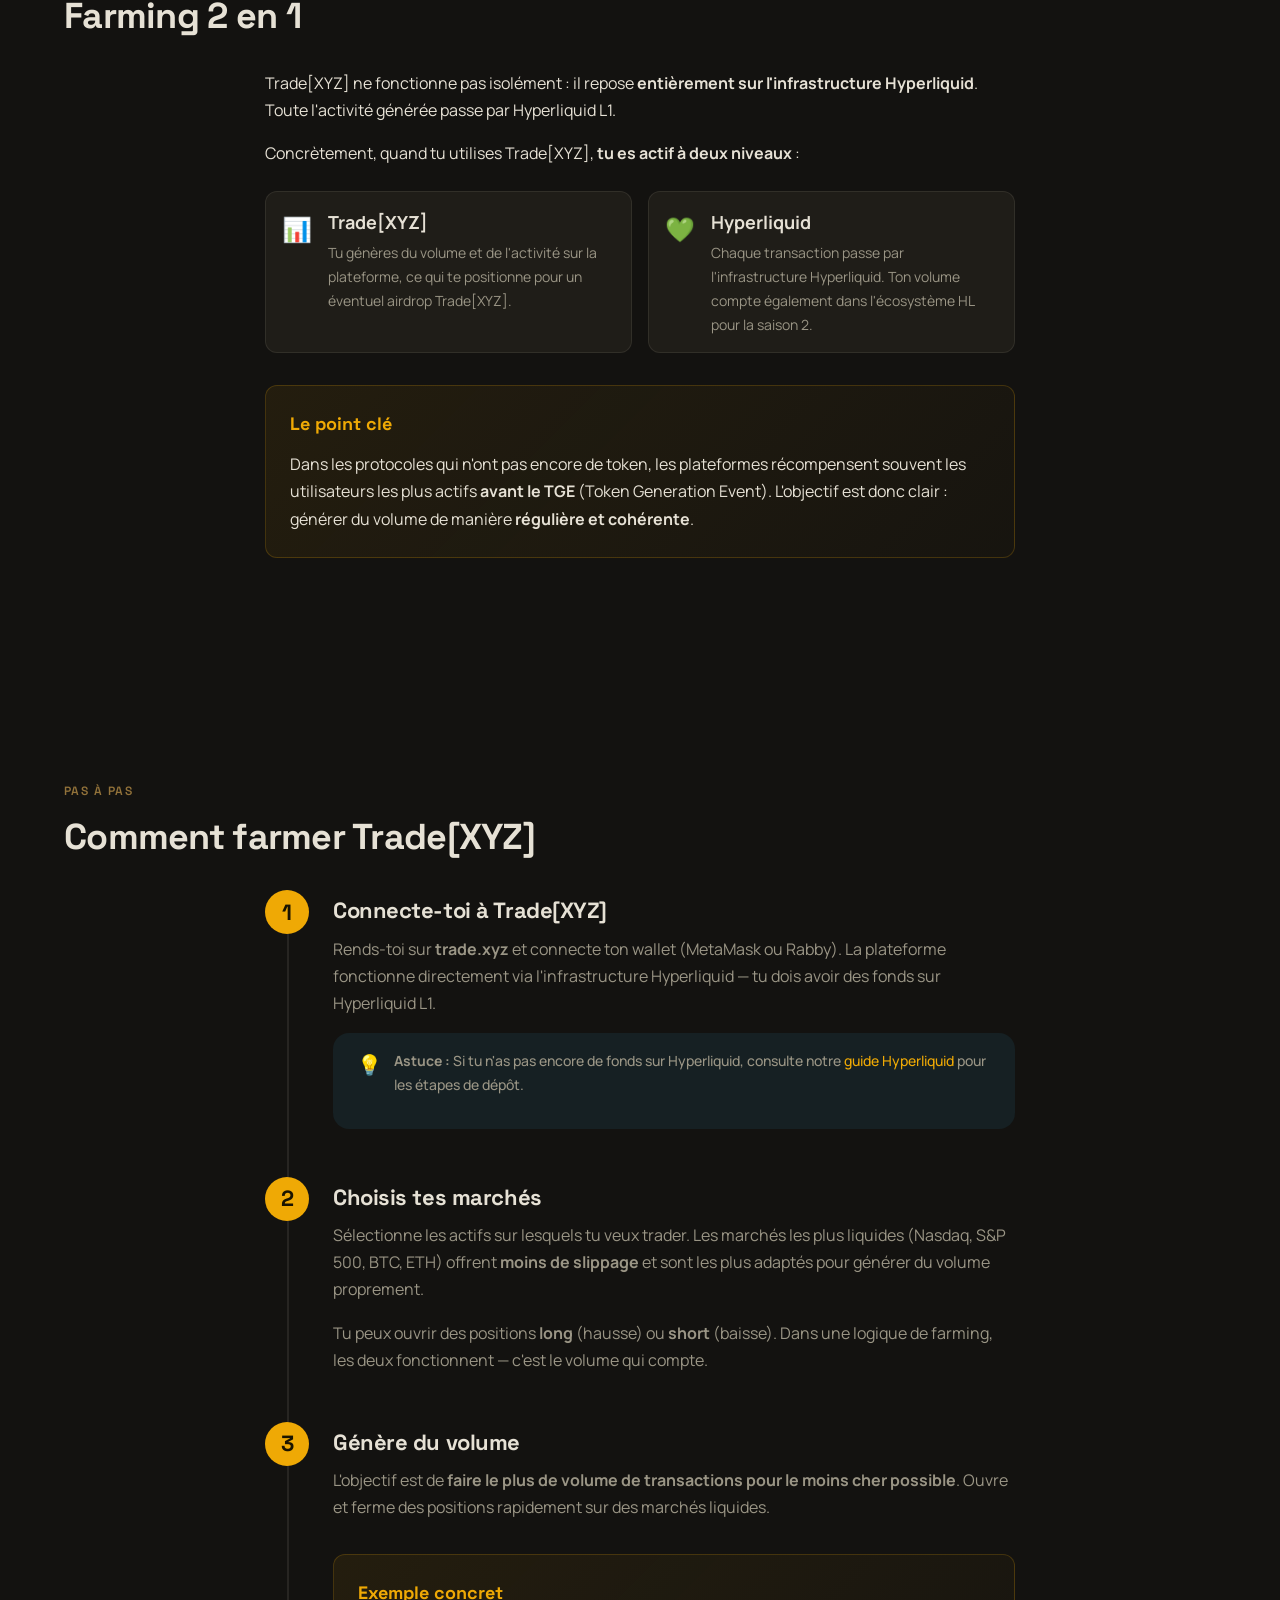
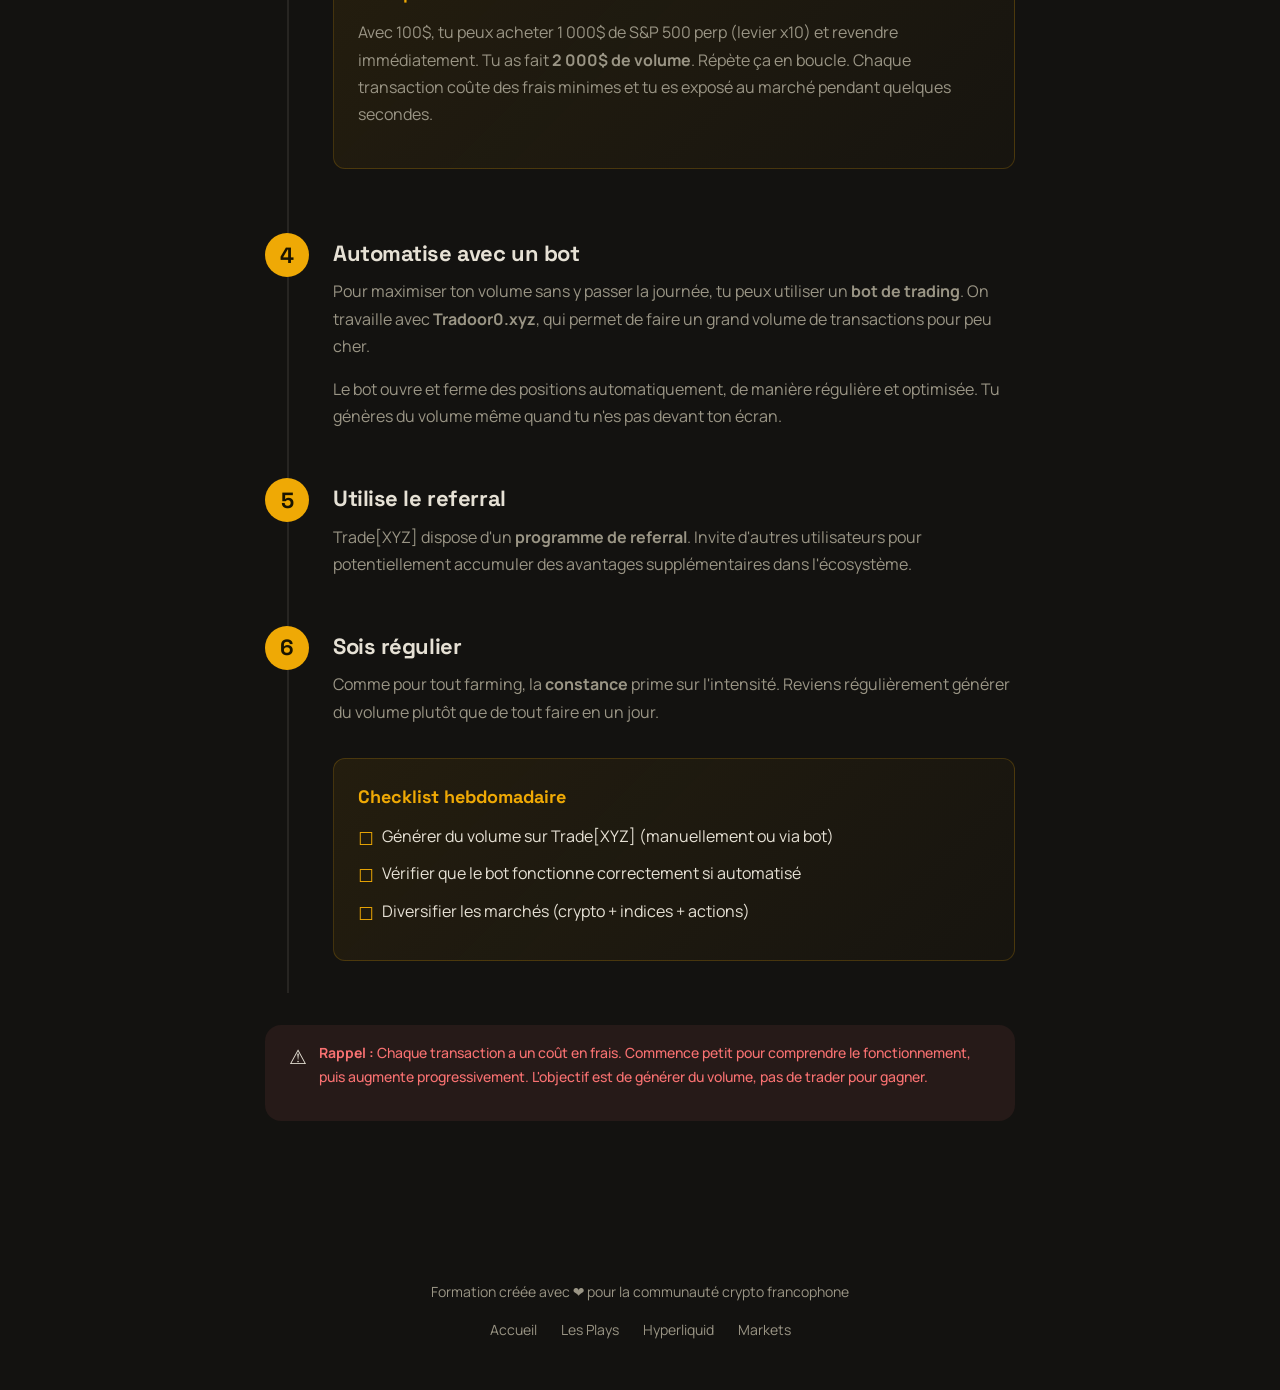
<file: tradexyz.html>
<!DOCTYPE html>
<html lang="fr" data-theme="dark">
<head>
  <meta charset="UTF-8">
  <meta name="viewport" content="width=device-width, initial-scale=1.0">
  <title>Guide Trade[XYZ] — Airdrop Formation</title>
  <meta name="description" content="Guide Trade[XYZ] : DEX perps cross-asset sur Hyperliquid. Actions, indices, crypto on-chain.">
  <meta property="og:title" content="Guide Trade[XYZ] — Airdrop Formation">
  <meta property="og:description" content="Guide Trade[XYZ] : DEX perps cross-asset sur Hyperliquid. Actions, indices, crypto on-chain.">
  <meta property="og:type" content="website">
  <link rel="icon" type="image/svg+xml" href="data:image/svg+xml,%3Csvg xmlns='http://www.w3.org/2000/svg' viewBox='0 0 32 32'%3E%3Crect width='32' height='32' rx='6' fill='%23efa905'/%3E%3Ctext x='16' y='22' font-family='sans-serif' font-size='18' font-weight='bold' fill='%231a1400' text-anchor='middle'%3EAF%3C/text%3E%3C/svg%3E">
  <link rel="preconnect" href="https://fonts.googleapis.com">
  <link rel="preconnect" href="https://fonts.gstatic.com" crossorigin>
  <link href="https://fonts.googleapis.com/css2?family=Manrope:wght@300;400;500;600;700;800&family=Space+Grotesk:wght@400;500;600;700&display=swap" rel="stylesheet">
  <link rel="stylesheet" href="style.css">
  <link rel="stylesheet" href="guide.css">
</head>
<body>

  <div class="scroll-progress" id="scrollProgress"></div>

  <nav class="nav" id="nav">
    <a href="index.html" class="nav-logo">AF</a>
    <ul class="nav-links">
      <li><a href="#hook" class="active">L'Opportunit&eacute;</a></li>
      <li><a href="#understand">Comprendre</a></li>
      <li><a href="#tradfi">TradFi</a></li>
      <li><a href="#double">2 en 1</a></li>
      <li><a href="#steps">Guide</a></li>
    </ul>
    <button class="theme-toggle" id="themeToggle" type="button" aria-label="Changer de th&egrave;me">
      <span class="theme-toggle-icon moon">&#127769;</span>
      <span class="theme-toggle-icon sun">&#9728;&#65039;</span>
    </button>
    <button class="nav-hamburger" id="navHamburger" aria-label="Menu">&#9776;</button>
  </nav>

  <main>

  <!-- ═══════════════ SECTION 1 — HOOK ═══════════════ -->
  <section class="guide-section section" id="hook">
    <div class="container">
      <a href="module5.html" class="back-link reveal">&larr; Retour aux Plays</a>

      <div class="guide-hero reveal reveal-delay-1">
        <img src="tradexyz.svg" alt="Trade[XYZ]" class="guide-hero-logo">
        <div class="guide-hero-badge">Trade[XYZ]</div>
        <h1 class="guide-hero-title">Le DEX qui am&egrave;ne la <span class="gradient-text">TradFi</span> on-chain</h1>
        <p class="guide-hero-subtitle">Actions, indices, mati&egrave;res premi&egrave;res en perps sur Hyperliquid. Pas de token lanc&eacute;. Farming 2 en 1.</p>
      </div>

      <div class="stats-row reveal reveal-delay-2">
        <div class="stat-card">
          <div class="stat-value">$35M+</div>
          <div class="stat-label">Volume au lancement (Nasdaq 100)</div>
        </div>
        <div class="stat-card">
          <div class="stat-value">HIP-3</div>
          <div class="stat-label">Construit sur Hyperliquid L1</div>
        </div>
        <div class="stat-card">
          <div class="stat-value">Pas de token</div>
          <div class="stat-label">Phase pr&eacute;-TGE</div>
        </div>
      </div>

      <div class="guide-content reveal reveal-delay-3">
        <p>Depuis le succ&egrave;s de l'airdrop Hyperliquid fin 2024, une logique s'est install&eacute;e dans l'&eacute;cosyst&egrave;me : chaque protocole qui g&eacute;n&egrave;re du volume important <strong>sans avoir encore lanc&eacute; de token</strong> devient un candidat s&eacute;rieux pour une distribution r&eacute;troactive.</p>
        <p>C'est exactement le cas de <strong>Trade[XYZ]</strong>. La plateforme s'est distingu&eacute;e avec plus de 35 millions de dollars de volume d&egrave;s le lancement de son premier produit, un contrat perp sur le Nasdaq 100.</p>
        <p>Aujourd'hui, Trade[XYZ] se situe dans la phase la plus recherch&eacute;e : <strong>une plateforme fonctionnelle, des utilisateurs actifs, mais aucun token</strong>.</p>

        <div class="highlight-box">
          <div class="highlight-box-title">Pourquoi c'est int&eacute;ressant</div>
          <p>En utilisant Trade[XYZ], tu interagis directement avec l'infrastructure Hyperliquid. Ton activit&eacute; est pertinente &agrave; la fois pour <strong>Trade[XYZ]</strong> et pour <strong>l'&eacute;cosyst&egrave;me Hyperliquid</strong> dans son ensemble. C'est du farming 2 en 1.</p>
        </div>
      </div>
    </div>
  </section>

  <!-- ═══════════════ SECTION 2 — COMPRENDRE ═══════════════ -->
  <section class="guide-section section" id="understand">
    <div class="container">
      <div class="section-label reveal">Comprendre</div>
      <h2 class="section-title reveal reveal-delay-1">Qu'est-ce que Trade[XYZ] ?</h2>

      <div class="guide-content reveal reveal-delay-2">
        <p>Trade[XYZ] est un <strong>DEX de contrats perp&eacute;tuels cross-asset</strong>, construit sur Hyperliquid L1.</p>
        <p>Un contrat perp&eacute;tuel (perp) te permet de prendre position sur le prix d'un actif, &agrave; la hausse ou &agrave; la baisse, <strong>sans date d'expiration</strong> et sans poss&eacute;der r&eacute;ellement l'actif.</p>
        <p>Le terme <strong>cross-asset</strong> signifie que tu peux trader plusieurs types d'actifs sur une seule plateforme. C'est ce qui diff&eacute;rencie Trade[XYZ] de la plupart des DEX :</p>

        <div class="features-grid">
          <div class="feature-item">
            <span class="feature-icon">&#128200;</span>
            <div>
              <strong>Actions am&eacute;ricaines</strong>
              <p>Tesla, Nvidia, Meta, Apple... en perps directement on-chain, sans courtier.</p>
            </div>
          </div>
          <div class="feature-item">
            <span class="feature-icon">&#128202;</span>
            <div>
              <strong>Indices</strong>
              <p>Nasdaq 100 (XYZ100), S&P 500... accessibles 24h/24, sans les horaires de march&eacute; traditionnels.</p>
            </div>
          </div>
          <div class="feature-item">
            <span class="feature-icon">&#129689;</span>
            <div>
              <strong>Cryptomonnaies</strong>
              <p>BTC, ETH et autres cryptos en perps, comme sur n'importe quel DEX perps.</p>
            </div>
          </div>
          <div class="feature-item">
            <span class="feature-icon">&#127758;</span>
            <div>
              <strong>Forex &amp; mati&egrave;res premi&egrave;res</strong>
              <p>EUR/USD, or, p&eacute;trole... des march&eacute;s traditionnels directement sur la blockchain.</p>
            </div>
          </div>
        </div>

        <p>La plateforme est <strong>non-custodiale</strong> : tes fonds restent dans ton wallet, tu gardes le contr&ocirc;le total. Elle fonctionne sur Hyperliquid L1, ce qui garantit une ex&eacute;cution rapide, des frais faibles et une bonne profondeur de march&eacute;.</p>

        <p>Fin 2025, Trade[XYZ] a &eacute;t&eacute; ouverte au public apr&egrave;s une phase d'acc&egrave;s restreint r&eacute;serv&eacute;e aux wallets avec un historique de volume.</p>
      </div>
    </div>
  </section>

  <!-- ═══════════════ SECTION 3 — TRADFI ON-CHAIN ═══════════════ -->
  <section class="guide-section section" id="tradfi">
    <div class="container">
      <div class="section-label reveal">TradFi</div>
      <h2 class="section-title reveal reveal-delay-1">La finance traditionnelle arrive on-chain</h2>

      <div class="guide-content reveal reveal-delay-2">
        <p>Trade[XYZ] s'est notamment associ&eacute; &agrave; l'infrastructure du <strong>S&P 500</strong> pour proposer des d&eacute;riv&eacute;s bas&eacute;s sur cet indice, accessible en continu, sans passer par les march&eacute;s traditionnels et leurs horaires limit&eacute;s.</p>

        <div class="hip-cards">
          <div class="hip-card">
            <div class="hip-badge">XYZ100</div>
            <h4>Nasdaq 100 Perp</h4>
            <p>Le premier produit lanc&eacute; par Trade[XYZ]. Plus de <strong>35 millions de dollars</strong> de volume d&egrave;s le lancement. Acc&egrave;s 24/7 aux 100 plus grandes entreprises tech du monde.</p>
          </div>
          <div class="hip-card">
            <div class="hip-badge">S&P 500</div>
            <h4>Indice mondial</h4>
            <p>L'un des indices les plus importants au monde, d&eacute;sormais accessible <strong>directement en perp sur la blockchain</strong>. Plus besoin de courtier traditionnel ni d'horaires de march&eacute;.</p>
          </div>
        </div>

        <div class="features-grid">
          <div class="feature-item">
            <span class="feature-icon">&#128339;</span>
            <div>
              <strong>24/7, sans interruption</strong>
              <p>Acc&egrave;de au S&P 500, Nasdaq et autres actifs &agrave; tout moment. Pas de fermeture le week-end ni la nuit.</p>
            </div>
          </div>
          <div class="feature-item">
            <span class="feature-icon">&#127758;</span>
            <div>
              <strong>Sans fronti&egrave;res</strong>
              <p>Plus de contraintes g&eacute;ographiques. Directement on-chain, accessible &agrave; tous avec un simple wallet.</p>
            </div>
          </div>
        </div>

        <p>C'est un changement majeur : des actifs centraux de la finance traditionnelle deviennent accessibles dans des syst&egrave;mes ouverts et d&eacute;centralis&eacute;s.</p>
      </div>
    </div>
  </section>

  <!-- ═══════════════ SECTION 4 — DOUBLE FARMING ═══════════════ -->
  <section class="guide-section section" id="double">
    <div class="container">
      <div class="section-label reveal">Strat&eacute;gie</div>
      <h2 class="section-title reveal reveal-delay-1">Farming 2 en 1</h2>

      <div class="guide-content reveal reveal-delay-2">
        <p>Trade[XYZ] ne fonctionne pas isol&eacute;ment : il repose <strong>enti&egrave;rement sur l'infrastructure Hyperliquid</strong>. Toute l'activit&eacute; g&eacute;n&eacute;r&eacute;e passe par Hyperliquid L1.</p>
        <p>Concr&egrave;tement, quand tu utilises Trade[XYZ], <strong>tu es actif &agrave; deux niveaux</strong> :</p>

        <div class="features-grid">
          <div class="feature-item">
            <span class="feature-icon">&#128202;</span>
            <div>
              <strong>Trade[XYZ]</strong>
              <p>Tu g&eacute;n&egrave;res du volume et de l'activit&eacute; sur la plateforme, ce qui te positionne pour un &eacute;ventuel airdrop Trade[XYZ].</p>
            </div>
          </div>
          <div class="feature-item">
            <span class="feature-icon">&#128154;</span>
            <div>
              <strong>Hyperliquid</strong>
              <p>Chaque transaction passe par l'infrastructure Hyperliquid. Ton volume compte &eacute;galement dans l'&eacute;cosyst&egrave;me HL pour la saison 2.</p>
            </div>
          </div>
        </div>

        <div class="highlight-box">
          <div class="highlight-box-title">Le point cl&eacute;</div>
          <p>Dans les protocoles qui n'ont pas encore de token, les plateformes r&eacute;compensent souvent les utilisateurs les plus actifs <strong>avant le TGE</strong> (Token Generation Event). L'objectif est donc clair : g&eacute;n&eacute;rer du volume de mani&egrave;re <strong>r&eacute;guli&egrave;re et coh&eacute;rente</strong>.</p>
        </div>
      </div>
    </div>
  </section>

  <!-- ═══════════════ SECTION 5 — GUIDE PAS &Agrave; PAS ═══════════════ -->
  <section class="guide-section section" id="steps">
    <div class="container">
      <div class="section-label reveal">Pas &agrave; Pas</div>
      <h2 class="section-title reveal reveal-delay-1">Comment farmer Trade[XYZ]</h2>

      <div class="guide-steps">

        <div class="guide-step reveal">
          <div class="guide-step-number">1</div>
          <div class="guide-step-content">
            <h3>Connecte-toi &agrave; Trade[XYZ]</h3>
            <p>Rends-toi sur <strong>trade.xyz</strong> et connecte ton wallet (MetaMask ou Rabby). La plateforme fonctionne directement via l'infrastructure Hyperliquid &mdash; tu dois avoir des fonds sur Hyperliquid L1.</p>
            <div class="tip-box">
              <span style="font-size:1.25rem;">&#128161;</span>
              <p><strong>Astuce :</strong> Si tu n'as pas encore de fonds sur Hyperliquid, consulte notre <a href="hyperliquid.html" style="color:var(--primary)">guide Hyperliquid</a> pour les &eacute;tapes de d&eacute;p&ocirc;t.</p>
            </div>
          </div>
        </div>

        <div class="guide-step reveal reveal-delay-1">
          <div class="guide-step-number">2</div>
          <div class="guide-step-content">
            <h3>Choisis tes march&eacute;s</h3>
            <p>S&eacute;lectionne les actifs sur lesquels tu veux trader. Les march&eacute;s les plus liquides (Nasdaq, S&P 500, BTC, ETH) offrent <strong>moins de slippage</strong> et sont les plus adapt&eacute;s pour g&eacute;n&eacute;rer du volume proprement.</p>
            <p>Tu peux ouvrir des positions <strong>long</strong> (hausse) ou <strong>short</strong> (baisse). Dans une logique de farming, les deux fonctionnent &mdash; c'est le volume qui compte.</p>
          </div>
        </div>

        <div class="guide-step reveal reveal-delay-2">
          <div class="guide-step-number">3</div>
          <div class="guide-step-content">
            <h3>G&eacute;n&egrave;re du volume</h3>
            <p>L'objectif est de <strong>faire le plus de volume de transactions pour le moins cher possible</strong>. Ouvre et ferme des positions rapidement sur des march&eacute;s liquides.</p>

            <div class="highlight-box">
              <div class="highlight-box-title">Exemple concret</div>
              <p>Avec 100$, tu peux acheter 1 000$ de S&P 500 perp (levier x10) et revendre imm&eacute;diatement. Tu as fait <strong>2 000$ de volume</strong>. R&eacute;p&egrave;te &ccedil;a en boucle. Chaque transaction co&ucirc;te des frais minimes et tu es expos&eacute; au march&eacute; pendant quelques secondes.</p>
            </div>
          </div>
        </div>

        <div class="guide-step reveal reveal-delay-3">
          <div class="guide-step-number">4</div>
          <div class="guide-step-content">
            <h3>Automatise avec un bot</h3>
            <p>Pour maximiser ton volume sans y passer la journ&eacute;e, tu peux utiliser un <strong>bot de trading</strong>. On travaille avec <strong>Tradoor0.xyz</strong>, qui permet de faire un grand volume de transactions pour peu cher.</p>
            <p>Le bot ouvre et ferme des positions automatiquement, de mani&egrave;re r&eacute;guli&egrave;re et optimis&eacute;e. Tu g&eacute;n&egrave;res du volume m&ecirc;me quand tu n'es pas devant ton &eacute;cran.</p>
          </div>
        </div>

        <div class="guide-step reveal">
          <div class="guide-step-number">5</div>
          <div class="guide-step-content">
            <h3>Utilise le referral</h3>
            <p>Trade[XYZ] dispose d'un <strong>programme de referral</strong>. Invite d'autres utilisateurs pour potentiellement accumuler des avantages suppl&eacute;mentaires dans l'&eacute;cosyst&egrave;me.</p>
          </div>
        </div>

        <div class="guide-step reveal reveal-delay-1">
          <div class="guide-step-number">6</div>
          <div class="guide-step-content">
            <h3>Sois r&eacute;gulier</h3>
            <p>Comme pour tout farming, la <strong>constance</strong> prime sur l'intensit&eacute;. Reviens r&eacute;guli&egrave;rement g&eacute;n&eacute;rer du volume plut&ocirc;t que de tout faire en un jour.</p>

            <div class="highlight-box">
              <div class="highlight-box-title">Checklist hebdomadaire</div>
              <ul class="checklist">
                <li>G&eacute;n&eacute;rer du volume sur Trade[XYZ] (manuellement ou via bot)</li>
                <li>V&eacute;rifier que le bot fonctionne correctement si automatis&eacute;</li>
                <li>Diversifier les march&eacute;s (crypto + indices + actions)</li>
              </ul>
            </div>
          </div>
        </div>

      </div>

      <div class="guide-content">
        <div class="warning-box">
          <span style="font-size:1.25rem;">&#9888;&#65039;</span>
          <p><strong>Rappel :</strong> Chaque transaction a un co&ucirc;t en frais. Commence petit pour comprendre le fonctionnement, puis augmente progressivement. L'objectif est de g&eacute;n&eacute;rer du volume, pas de trader pour gagner.</p>
        </div>
      </div>
    </div>
  </section>

  </main>

  <!-- Footer -->
  <footer class="footer">
    <div class="container">
      <p class="footer-text">Formation cr&eacute;&eacute;e avec &#10084;&#65039; pour la communaut&eacute; crypto francophone</p>
      <div class="footer-links">
        <a href="index.html">Accueil</a>
        <a href="module5.html">Les Plays</a>
        <a href="hyperliquid.html">Hyperliquid</a>
        <a href="markets.html">Markets</a>
      </div>
    </div>
  </footer>

  <script>(function(){var s=localStorage.getItem('theme');if(s)document.documentElement.setAttribute('data-theme',s);})();</script>
  <script src="script.js"></script>
  <script>(function(){var t=document.getElementById('themeToggle');if(t)t.addEventListener('click',function(){localStorage.setItem('theme',document.documentElement.getAttribute('data-theme'));});})();</script>
</body>
</html>
</file>
<file: style.css>
/* ═══════════════════════════════════════════
   DESIGN TOKENS — The Luminescent Scholar
   ═══════════════════════════════════════════ */
:root {
  --surface: #131210;
  --surface-dim: #0e0d0b;
  --surface-container-low: #1a1814;
  --surface-container: #1f1d18;
  --surface-container-high: #242118;
  --surface-container-highest: #2e2a1f;
  --surface-bright: #38342a;
  --primary: #efa905;
  --primary-container: #5c4100;
  --primary-fixed-dim: #c28d04;
  --secondary: #92723a;
  --secondary-dim: #6b5329;
  --tertiary: #43bfff;
  --tertiary-fixed: #7dd4ff;
  --on-surface: #e6e1d5;
  --on-surface-variant: #9a9585;
  --on-primary: #1a1400;
  --surface-tint: #efa905;
  --outline-variant: rgba(154, 149, 133, 0.15);
  --primary-hover: #d49804;

  /* Spacing scale */
  --sp-1: 0.25rem;
  --sp-2: 0.5rem;
  --sp-3: 0.75rem;
  --sp-4: 1rem;
  --sp-6: 1.5rem;
  --sp-8: 2rem;
  --sp-10: 2.5rem;
  --sp-12: 3rem;
  --sp-16: 4rem;
  --sp-20: 5rem;
  --sp-24: 6rem;

  /* Typography */
  --font-display: 'Space Grotesk', system-ui, sans-serif;
  --font-body: 'Manrope', system-ui, sans-serif;
  --display-lg: 3.5rem;
  --headline-lg: 2.25rem;
  --headline-md: 1.75rem;
  --title-lg: 1.375rem;
  --title-md: 1.125rem;
  --body-lg: 1rem;
  --body-md: 0.875rem;
  --label-lg: 0.875rem;
  --label-sm: 0.75rem;

  /* Transitions */
  --ease-out-expo: cubic-bezier(0.16, 1, 0.3, 1);
  --duration-md: 300ms;
  --duration-lg: 500ms;
}

/* Light theme overrides */
[data-theme="light"] {
  --surface: #faf6ee;
  --surface-dim: #f0ece3;
  --surface-container-low: #f5f1e8;
  --surface-container: #efe9e0;
  --surface-container-high: #e5dfd5;
  --surface-container-highest: #dbd5cb;
  --surface-bright: #d0cab0;
  --on-surface: #1c1a15;
  --on-surface-variant: #5e5a4f;
  --primary: #b07d00;
  --primary-container: #ffeab5;
  --primary-fixed-dim: #8a6300;
  --secondary: #6b5329;
  --secondary-dim: #92723a;
  --tertiary: #0077b6;
  --surface-tint: #b07d00;
  --on-primary: #ffffff;
  --primary-hover: #c48a04;
  --outline-variant: rgba(94, 90, 79, 0.2);
  --tertiary-fixed: #0096d6;
}

/* ═══════════════════════════════════════════
   RESET & BASE
   ═══════════════════════════════════════════ */
*, *::before, *::after { box-sizing: border-box; margin: 0; padding: 0; }

/* ═══════════════════════════════════════════
   LOADER — BlurText animation
   ═══════════════════════════════════════════ */
.loader {
  position: fixed;
  top: 0;
  left: 0;
  width: 100%;
  height: 100%;
  z-index: 9999;
  background: var(--surface);
  display: flex;
  align-items: center;
  justify-content: center;
  transition: opacity 0.4s ease, visibility 0.4s ease;
}

.loader.fade-out {
  opacity: 0;
  visibility: hidden;
  transition: opacity 0.6s cubic-bezier(0.16, 1, 0.3, 1), visibility 0.6s cubic-bezier(0.16, 1, 0.3, 1);
}

.loader-text {
  display: flex;
  flex-wrap: wrap;
  gap: 0.4em;
  font-family: var(--font-display);
  font-size: clamp(1.5rem, 4vw, 3rem);
  font-weight: 700;
  color: var(--on-surface);
}

.loader-text span {
  display: inline-block;
  opacity: 0;
  filter: blur(10px);
  transform: translateY(-30px);
  animation: blurTextIn 1.2s cubic-bezier(0.25, 0.1, 0.25, 1) forwards;
  will-change: transform, filter, opacity;
}

.loader-text span:nth-child(1) { animation-delay: 0.1s; }
.loader-text span:nth-child(2) { animation-delay: 0.35s; }
.loader-text span:nth-child(3) { animation-delay: 0.6s; }
.loader-text span:nth-child(4) { animation-delay: 0.85s; color: var(--primary); }

@keyframes blurTextIn {
  0% {
    opacity: 0;
    filter: blur(10px);
    transform: translateY(-30px);
  }
  100% {
    opacity: 1;
    filter: blur(0px);
    transform: translateY(0);
  }
}

html {
  scroll-behavior: smooth;
  -webkit-font-smoothing: antialiased;
  -moz-osx-font-smoothing: grayscale;
  background: var(--surface);
  transition: background var(--duration-md) ease;
}

body {
  font-family: var(--font-body);
  font-size: var(--body-lg);
  color: var(--on-surface);
  background: transparent;
  line-height: 1.6;
  overflow-x: hidden;
  transition: color var(--duration-md) ease;
}

h1, h2, h3, h4 {
  font-family: var(--font-display);
  line-height: 1.15;
  letter-spacing: -0.02em;
}

a { color: inherit; text-decoration: none; }
button { font-family: inherit; cursor: pointer; border: none; background: none; }
img { max-width: 100%; display: block; }

/* ═══════════════════════════════════════════
   SCROLL PROGRESS BAR
   ═══════════════════════════════════════════ */
.scroll-progress {
  position: fixed;
  top: 0;
  left: 0;
  height: 3px;
  background: linear-gradient(90deg, var(--primary-container), var(--secondary));
  z-index: 1000;
  width: 0%;
  transition: width 50ms linear;
}

/* ═══════════════════════════════════════════
   NAVIGATION — Glassmorphism
   ═══════════════════════════════════════════ */
.nav {
  position: fixed;
  top: var(--sp-4);
  left: 50%;
  transform: translateX(-50%);
  z-index: 100;
  display: flex;
  align-items: center;
  gap: var(--sp-2);
  padding: var(--sp-2) var(--sp-3);
  background: rgba(19, 18, 16, 0.6);
  backdrop-filter: blur(20px);
  -webkit-backdrop-filter: blur(20px);
  border-radius: 100px;
  transition: background var(--duration-md) ease, box-shadow var(--duration-md) ease;
  box-shadow: 0 8px 32px rgba(0,0,0,0.3);
}

[data-theme="light"] .nav {
  background: rgba(250, 246, 238, 0.65);
  box-shadow: 0 8px 32px rgba(0,0,0,0.08);
}

.nav-logo {
  font-family: var(--font-display);
  font-weight: 700;
  font-size: var(--title-md);
  color: var(--primary);
  padding: 0 var(--sp-3);
  white-space: nowrap;
}

.nav-links {
  display: flex;
  gap: var(--sp-1);
  list-style: none;
}

.nav-links a {
  display: block;
  padding: var(--sp-2) var(--sp-3);
  font-size: var(--label-lg);
  font-weight: 500;
  color: var(--on-surface-variant);
  border-radius: 100px;
  transition: color var(--duration-md) ease, background var(--duration-md) ease;
  white-space: nowrap;
}

.nav-links a:hover,
.nav-links a.active {
  color: var(--on-surface);
  background: var(--surface-container-high);
}

/* Day/Night Toggle */
.theme-toggle {
  position: relative;
  width: 52px;
  height: 28px;
  min-height: 36px;
  background: var(--surface-container-high);
  border-radius: 100px;
  cursor: pointer;
  transition: background var(--duration-md) ease;
  flex-shrink: 0;
  margin-left: var(--sp-2);
}

.theme-toggle::after {
  content: '';
  position: absolute;
  top: 3px;
  left: 3px;
  width: 22px;
  height: 22px;
  border-radius: 50%;
  background: var(--tertiary-fixed);
  transition: transform var(--duration-md) var(--ease-out-expo), background var(--duration-md) ease;
  box-shadow: 0 2px 8px rgba(0,0,0,0.2);
}

[data-theme="light"] .theme-toggle::after {
  transform: translateX(24px);
  background: var(--primary);
}

.theme-toggle-icon {
  position: absolute;
  top: 50%;
  transform: translateY(-50%);
  font-size: 14px;
  line-height: 1;
  transition: opacity var(--duration-md) ease;
}

.theme-toggle-icon.moon { left: 7px; opacity: 1; }
.theme-toggle-icon.sun { right: 6px; opacity: 0.4; }

[data-theme="light"] .theme-toggle-icon.moon { opacity: 0.4; }
[data-theme="light"] .theme-toggle-icon.sun { opacity: 1; }

/* Mobile nav */
.nav-hamburger {
  display: none;
  width: 32px;
  height: 32px;
  min-width: 44px;
  min-height: 44px;
  align-items: center;
  justify-content: center;
  color: var(--on-surface);
  font-size: 1.25rem;
}

@media (max-width: 768px) {
  .nav {
    width: calc(100% - 2rem);
    padding: var(--sp-2) var(--sp-3);
    justify-content: space-between;
  }
  .nav-links { display: none; }
  .nav-hamburger { display: flex; }
  .nav.open .nav-links {
    display: flex;
    flex-direction: column;
    position: absolute;
    top: calc(100% + var(--sp-2));
    left: 0;
    right: 0;
    background: rgba(19, 18, 16, 0.9);
    backdrop-filter: blur(20px);
    border-radius: var(--sp-4);
    padding: var(--sp-3);
    box-shadow: 0 16px 48px rgba(0,0,0,0.4);
  }
  [data-theme="light"] .nav.open .nav-links {
    background: rgba(250, 246, 238, 0.9);
  }
}

/* ═══════════════════════════════════════════
   LAYOUT UTILITIES
   ═══════════════════════════════════════════ */
.container {
  max-width: 1200px;
  margin: 0 auto;
  padding: 0 var(--sp-6);
}

.section {
  padding: var(--sp-24) 0;
  position: relative;
}

.section-label {
  font-family: var(--font-display);
  font-size: var(--label-sm);
  font-weight: 600;
  text-transform: uppercase;
  letter-spacing: 0.12em;
  color: var(--secondary);
  margin-bottom: var(--sp-4);
}

.section-title {
  font-size: var(--headline-lg);
  margin-bottom: var(--sp-8);
}

/* ═══════════════════════════════════════════
   SCROLL REVEAL ANIMATIONS
   ═══════════════════════════════════════════ */
.reveal {
  opacity: 0;
  transform: translateY(20px);
  transition: opacity var(--duration-lg) var(--ease-out-expo),
              transform var(--duration-lg) var(--ease-out-expo);
}

.reveal.visible {
  opacity: 1;
  transform: translateY(0);
}

.reveal-delay-1 { transition-delay: 80ms; }
.reveal-delay-2 { transition-delay: 160ms; }
.reveal-delay-3 { transition-delay: 240ms; }
.reveal-delay-4 { transition-delay: 320ms; }
.reveal-delay-5 { transition-delay: 400ms; }

/* ═══════════════════════════════════════════
   HERO SECTION
   ═══════════════════════════════════════════ */
.hero {
  min-height: 100vh;
  display: flex;
  align-items: center;
  padding-top: var(--sp-20);
  background: transparent;
  position: relative;
  overflow: hidden;
}

/* Floating lines background */
.floating-lines-bg {
  position: fixed;
  top: 0;
  left: 0;
  width: 100%;
  height: 100%;
  z-index: 0;
  pointer-events: none;
  overflow: hidden;
  transition: opacity var(--duration-md) ease;
}

.floating-lines-bg canvas {
  pointer-events: auto;
}

[data-theme="light"] .floating-lines-bg {
  opacity: 0.4;
  mix-blend-mode: multiply;
}

body > section,
body > footer,
body > nav {
  position: relative;
  z-index: 1;
}

/* Perspective grid */
.hero-grid-bg {
  position: absolute;
  bottom: -40%;
  left: 50%;
  transform: translateX(-50%);
  width: 200%;
  height: 80%;
  background:
    linear-gradient(90deg, rgba(239, 169, 5, 0.15) 1px, transparent 1px),
    linear-gradient(0deg, rgba(239, 169, 5, 0.15) 1px, transparent 1px);
  background-size: 80px 80px;
  transform-origin: center bottom;
  transform: translateX(-50%) perspective(400px) rotateX(55deg);
  mask-image: radial-gradient(ellipse 60% 80% at 50% 100%, black 20%, transparent 70%);
  -webkit-mask-image: radial-gradient(ellipse 60% 80% at 50% 100%, black 20%, transparent 70%);
  pointer-events: none;
  transition: transform 0.1s linear;
}

/* Horizon glow line */
.hero-grid-bg::after {
  content: '';
  position: absolute;
  top: 40%;
  left: 10%;
  right: 10%;
  height: 1px;
  background: linear-gradient(90deg, transparent, rgba(239, 169, 5, 0.4), rgba(239, 169, 5, 0.7), rgba(239, 169, 5, 0.4), transparent);
  filter: blur(2px);
}

.hero-grid {
  display: grid;
  grid-template-columns: 1.1fr 0.9fr;
  gap: var(--sp-12);
  align-items: center;
}

.hero-content { padding-right: var(--sp-8); }

.hero-badge {
  display: inline-flex;
  align-items: center;
  gap: var(--sp-2);
  padding: var(--sp-2) var(--sp-4);
  background: var(--surface-container-high);
  border-radius: 100px;
  font-size: var(--label-sm);
  font-weight: 600;
  color: var(--secondary);
  margin-bottom: var(--sp-8);
  letter-spacing: 0.04em;
  text-transform: uppercase;
}

.hero-badge .pulse {
  width: 8px;
  height: 8px;
  border-radius: 50%;
  background: var(--secondary);
  animation: pulse 2s ease-in-out infinite;
}

@keyframes pulse {
  0%, 100% { opacity: 1; box-shadow: 0 0 0 0 rgba(67, 191, 255, 0.4); }
  50% { opacity: 0.7; box-shadow: 0 0 0 8px rgba(56, 189, 248, 0); }
}

.hero h1 {
  font-size: var(--display-lg);
  line-height: 1.05;
  margin-bottom: var(--sp-6);
}

.hero h1 .gradient-text {
  background: linear-gradient(135deg, var(--primary), var(--secondary));
  -webkit-background-clip: text;
  -webkit-text-fill-color: transparent;
  background-clip: text;
}

.hero-subtitle {
  font-size: 1.125rem;
  color: var(--on-surface-variant);
  max-width: 480px;
  margin-bottom: var(--sp-10);
  line-height: 1.7;
}

.hero-cta {
  display: inline-flex;
  align-items: center;
  gap: var(--sp-3);
  padding: var(--sp-4) var(--sp-8);
  background: linear-gradient(135deg, var(--primary), var(--primary-container));
  color: var(--on-primary);
  font-family: var(--font-display);
  font-size: var(--title-md);
  font-weight: 600;
  border-radius: 1.5rem;
  transition: box-shadow var(--duration-md) ease, transform var(--duration-md) var(--ease-out-expo);
  position: relative;
}

.hero-cta:hover {
  box-shadow: 0 0 0 0.5rem rgba(239, 169, 5, 0.15), 0 12px 40px rgba(239, 169, 5, 0.3);
  transform: translateY(-2px);
}

.hero-cta .arrow {
  transition: transform var(--duration-md) var(--ease-out-expo);
}

.hero-cta:hover .arrow {
  transform: translateX(4px);
}

/* Hero visual — floating cards */
.hero-visual {
  position: relative;
  display: flex;
  justify-content: center;
  align-items: center;
  min-height: 400px;
  perspective: 800px;
  transform-style: preserve-3d;
}

.hero-float-card {
  position: absolute;
  background: var(--surface-container-highest);
  border-radius: 1.5rem;
  padding: var(--sp-6);
  box-shadow: 0 40px 80px rgba(0,0,0,0.25);
  transition: background var(--duration-md) ease, transform 0.05s linear, opacity 0.05s linear;
}

.hero-float-card:nth-child(1) {
  top: 0;
  right: 0;
  width: 260px;
  animation: float1 6s ease-in-out infinite;
}

.hero-float-card:nth-child(2) {
  bottom: 20px;
  left: 0;
  width: 240px;
  animation: float2 7s ease-in-out infinite;
}

.hero-float-card:nth-child(3) {
  top: 50%;
  right: 15%;
  transform: translateY(-50%);
  width: 200px;
  animation: float3 5s ease-in-out infinite;
}

@keyframes float1 {
  0%, 100% { transform: translateY(0) rotate(2deg); }
  50% { transform: translateY(-15px) rotate(0deg); }
}
@keyframes float2 {
  0%, 100% { transform: translateY(0) rotate(-1deg); }
  50% { transform: translateY(-10px) rotate(1deg); }
}
@keyframes float3 {
  0%, 100% { transform: translateY(-50%) translateX(0); }
  50% { transform: translateY(calc(-50% - 12px)) translateX(5px); }
}

.float-card-icon {
  font-size: 2rem;
  margin-bottom: var(--sp-3);
}

.float-card-label {
  font-family: var(--font-display);
  font-weight: 600;
  font-size: var(--title-md);
  margin-bottom: var(--sp-1);
}

.float-card-value {
  font-size: var(--body-md);
  color: var(--on-surface-variant);
}

.float-card-value .highlight {
  color: var(--secondary);
  font-weight: 700;
}

@media (max-width: 768px) {
  .hero { padding-top: var(--sp-24); }
  .hero-grid { grid-template-columns: 1fr; gap: var(--sp-8); }
  .hero-visual { min-height: auto; flex-direction: column; gap: var(--sp-3); overflow: hidden; }
  .hero-float-card { position: relative; top: auto; bottom: auto; left: auto; right: auto; width: 100% !important; transform: none !important; animation: none !important; padding: var(--sp-4); border-radius: 1rem; }
  .hero-float-card .float-card-icon { font-size: 1.5rem; margin-bottom: var(--sp-2); }
  .hero-float-card .float-card-label { font-size: var(--body-md); }
  .hero-float-card .float-card-value { font-size: var(--body-md); }
  .hero-grid-bg { display: none; }
  .floating-lines-bg { display: none; }
}

/* ═══════════════════════════════════════════
   SECTION 2 — C'est Quoi un Airdrop
   ═══════════════════════════════════════════ */
.explain-section {
  background: transparent;
  transition: background var(--duration-md) ease;
}

.explain-grid {
  display: grid;
  grid-template-columns: repeat(3, 1fr);
  gap: var(--sp-6);
  margin-bottom: var(--sp-12);
}

.explain-card {
  background: var(--surface-container-highest);
  border-radius: 1.5rem;
  padding: var(--sp-8);
  cursor: pointer;
  transition: background var(--duration-md) ease, transform var(--duration-md) var(--ease-out-expo);
  position: relative;
  overflow: hidden;
}

.explain-card:hover {
  background: var(--surface-bright);
  transform: translateY(-4px);
}

.explain-card-icon {
  font-size: 2.5rem;
  margin-bottom: var(--sp-4);
  display: block;
}

.explain-card h3 {
  font-size: var(--title-lg);
  margin-bottom: var(--sp-3);
}

.explain-card p {
  color: var(--on-surface-variant);
  font-size: var(--body-md);
  line-height: 1.7;
}

.explain-card .card-expand {
  max-height: 0;
  overflow: hidden;
  transition: max-height 600ms var(--ease-out-expo), opacity 400ms ease;
  opacity: 0;
}

.explain-card .expand-hint {
  display: inline-flex;
  align-items: center;
  gap: var(--sp-2);
  margin-top: var(--sp-4);
  font-size: var(--label-sm);
  color: var(--primary);
  font-weight: 600;
  text-transform: uppercase;
  letter-spacing: 0.06em;
}

.explain-card .expand-hint .chevron {
  transition: transform var(--duration-md) var(--ease-out-expo);
  display: inline-block;
}

/* Overlay backdrop */
.explain-overlay {
  position: fixed;
  inset: 0;
  background: rgba(0, 0, 0, 0.6);
  backdrop-filter: blur(8px);
  -webkit-backdrop-filter: blur(8px);
  z-index: 90;
  opacity: 0;
  pointer-events: none;
  transition: opacity 400ms ease;
}

.explain-overlay.active {
  opacity: 1;
  pointer-events: auto;
}

/* Expanded card state */
.explain-grid .border-glow-card {
  z-index: 1;
}

.explain-grid .border-glow-card.zooming {
  position: fixed;
  z-index: 95;
  transition: top 500ms var(--ease-out-expo), left 500ms var(--ease-out-expo), width 500ms var(--ease-out-expo), height 500ms var(--ease-out-expo), transform 500ms var(--ease-out-expo);
}

.explain-grid .border-glow-card.zoomed {
  position: fixed;
  z-index: 95;
  overflow-y: auto;
  scrollbar-width: none;
  -ms-overflow-style: none;
}

.explain-grid .border-glow-card.zoomed::-webkit-scrollbar {
  display: none;
  transition: top 500ms var(--ease-out-expo), left 500ms var(--ease-out-expo), width 500ms var(--ease-out-expo), height 500ms var(--ease-out-expo), transform 500ms var(--ease-out-expo);
}

.explain-grid .border-glow-card.closing {
  transition: top 400ms ease-in-out, left 400ms ease-in-out, width 400ms ease-in-out, height 400ms ease-in-out, transform 400ms ease-in-out;
}

.border-glow-card.zoomed .explain-card {
  cursor: default;
}

.border-glow-card.zoomed {
  scrollbar-width: none;
  -ms-overflow-style: none;
}

.border-glow-card.zoomed::-webkit-scrollbar {
  display: none;
}

.border-glow-card.zoomed .card-expand {
  max-height: 2000px;
  opacity: 1;
}

.border-glow-card.zoomed .card-expand p {
  color: var(--on-surface);
  font-size: 1.05rem;
  line-height: 1.9;
  margin-bottom: var(--sp-4);
}

.border-glow-card.zoomed .card-expand strong {
  color: var(--primary);
}

.border-glow-card.zoomed .explain-card {
  padding: var(--sp-8) var(--sp-10);
}

.border-glow-card.zoomed .explain-card h3 {
  font-size: var(--headline-md);
  margin-bottom: var(--sp-6);
}

.border-glow-card.zoomed .explain-card-icon {
  font-size: 3rem;
  margin-bottom: var(--sp-6);
}

.border-glow-card.zoomed .expand-hint {
  display: none;
}

/* Suite button inside zoomed card */
.explain-next-btn {
  display: none;
  margin-top: var(--sp-6);
  padding: var(--sp-3) var(--sp-8);
  background: var(--primary);
  color: var(--on-primary);
  border: none;
  border-radius: 999px;
  font-family: var(--font-body);
  font-size: 1rem;
  font-weight: 600;
  cursor: pointer;
  transition: background var(--duration-md) ease, transform var(--duration-md) ease;
}

.explain-next-btn:hover {
  background: var(--primary-hover);
  transform: scale(1.05);
}

.border-glow-card.zoomed .explain-next-btn {
  display: inline-block;
}

/* Hide Suite on the last card */
.border-glow-card.zoomed .explain-next-btn.last-card {
  display: none;
}

/* Close button for zoomed card */
.explain-close {
  display: none;
  position: absolute;
  top: var(--sp-4);
  right: var(--sp-4);
  width: 36px;
  height: 36px;
  border-radius: 50%;
  background: var(--surface-bright);
  color: var(--on-surface);
  font-size: 1.25rem;
  align-items: center;
  justify-content: center;
  cursor: pointer;
  z-index: 10;
  transition: background var(--duration-md) ease;
}

.explain-close:hover {
  background: var(--surface-container-high);
}

.border-glow-card.zoomed .explain-close {
  display: flex;
}

/* Famous examples */
.examples-row {
  display: grid;
  grid-template-columns: repeat(3, 1fr);
  gap: var(--sp-6);
}

.example-card {
  background: var(--surface-container-high);
  border-radius: 1.5rem;
  padding: var(--sp-6);
  text-align: center;
  transition: background var(--duration-md) ease, transform var(--duration-md) var(--ease-out-expo);
}

.example-icon {
  font-size: 2.5rem;
  margin-bottom: var(--sp-3);
}

.example-card:hover {
  background: var(--surface-container-highest);
  transform: scale(1.03);
}

.example-name {
  font-family: var(--font-display);
  font-weight: 700;
  font-size: var(--title-lg);
  margin-bottom: var(--sp-2);
}

.example-token {
  color: var(--primary);
  font-weight: 700;
  font-size: var(--body-md);
  margin-bottom: var(--sp-2);
}

.example-value {
  font-size: var(--headline-md);
  font-family: var(--font-display);
  font-weight: 700;
  color: var(--secondary);
}

.example-label {
  font-size: var(--label-sm);
  color: var(--on-surface-variant);
  margin-top: var(--sp-1);
}

@media (max-width: 768px) {
  .explain-grid { grid-template-columns: 1fr; }
  .examples-row { grid-template-columns: 1fr; }
}

/* ═══════════════════════════════════════════
   SECTION 3 — Plays du Moment
   ═══════════════════════════════════════════ */
.plays-section {
  background: transparent;
  transition: background var(--duration-md) ease;
}

.plays-header {
  display: flex;
  align-items: flex-end;
  justify-content: space-between;
  margin-bottom: var(--sp-8);
  flex-wrap: wrap;
  gap: var(--sp-4);
}

.plays-filters {
  display: flex;
  gap: var(--sp-2);
  flex-wrap: wrap;
}

.filter-btn {
  padding: var(--sp-2) var(--sp-4);
  border-radius: 100px;
  font-size: var(--label-lg);
  font-weight: 500;
  color: var(--on-surface-variant);
  background: var(--surface-container-high);
  transition: background var(--duration-md) ease, color var(--duration-md) ease, transform var(--duration-md) ease, opacity var(--duration-md) ease;
}

.filter-btn:hover,
.filter-btn.active {
  color: var(--on-primary);
  background: var(--primary-container);
}

.plays-grid {
  display: grid;
  grid-template-columns: repeat(auto-fill, minmax(340px, 1fr));
  gap: var(--sp-6);
}

.play-card {
  background: var(--surface-container-highest);
  border-radius: 1.5rem;
  padding: var(--sp-6);
  transition: background var(--duration-md) ease, transform var(--duration-md) var(--ease-out-expo), box-shadow var(--duration-md) ease;
  display: flex;
  flex-direction: column;
  gap: var(--sp-4);
}

.play-card:hover {
  background: var(--surface-bright);
  transform: translateY(-4px);
  box-shadow: 0 20px 60px rgba(0,0,0,0.2);
}

.play-card-header {
  display: flex;
  align-items: center;
  justify-content: space-between;
}

.play-card-identity {
  display: flex;
  align-items: center;
  gap: var(--sp-3);
}

.play-card-logo {
  width: 48px;
  height: 48px;
  background: var(--surface-container-high);
  border-radius: 1rem;
  display: flex;
  align-items: center;
  justify-content: center;
  font-size: 1.5rem;
  transition: background var(--duration-md) ease;
}

.play-card:hover .play-card-logo {
  background: var(--surface-container-highest);
}

.play-card-logo img {
  width: 28px;
  height: 28px;
  object-fit: contain;
}

.play-card-name {
  font-family: var(--font-display);
  font-weight: 700;
  font-size: var(--title-lg);
}

.play-card-category {
  font-size: var(--label-sm);
  color: var(--on-surface-variant);
}

.play-card-status {
  display: inline-flex;
  align-items: center;
  gap: var(--sp-1);
  padding: var(--sp-1) var(--sp-3);
  border-radius: 100px;
  font-size: var(--label-sm);
  font-weight: 600;
  background: rgba(67, 191, 255, 0.12);
  color: var(--secondary);
}

.play-card-status .dot {
  width: 6px;
  height: 6px;
  border-radius: 50%;
  background: var(--secondary);
  animation: pulse 2s ease-in-out infinite;
}

.play-card-desc {
  color: var(--on-surface-variant);
  font-size: var(--body-md);
  line-height: 1.7;
  flex-grow: 1;
}

.play-card-meta {
  display: flex;
  gap: var(--sp-4);
  flex-wrap: wrap;
}

.play-meta-item {
  display: flex;
  flex-direction: column;
  gap: var(--sp-1);
}

.play-meta-label {
  font-size: var(--label-sm);
  color: var(--on-surface-variant);
  text-transform: uppercase;
  letter-spacing: 0.06em;
  font-weight: 600;
}

.play-meta-value {
  font-family: var(--font-display);
  font-weight: 600;
}

.difficulty-badge {
  display: inline-flex;
  padding: var(--sp-1) var(--sp-3);
  border-radius: 100px;
  font-size: var(--label-sm);
  font-weight: 700;
}

.difficulty-badge.beginner {
  background: rgba(74, 222, 128, 0.12);
  color: #4ade80;
}
.difficulty-badge.intermediate {
  background: rgba(251, 191, 36, 0.12);
  color: #fbbf24;
}
.difficulty-badge.advanced {
  background: rgba(248, 113, 113, 0.12);
  color: #f87171;
}

.play-card-cta {
  display: inline-flex;
  align-items: center;
  justify-content: center;
  gap: var(--sp-2);
  padding: var(--sp-3) var(--sp-6);
  background: var(--primary-container);
  color: var(--primary);
  font-weight: 600;
  font-size: var(--body-md);
  border-radius: 1.5rem;
  transition: box-shadow var(--duration-md) ease, background var(--duration-md) ease;
  align-self: flex-start;
}

.play-card-cta:hover {
  box-shadow: 0 0 0 0.35rem rgba(92, 65, 0, 0.2);
  background: #7a5500;
}

@media (max-width: 768px) {
  .plays-grid { grid-template-columns: 1fr; }
  .plays-header { flex-direction: column; align-items: flex-start; }
}

/* ═══════════════════════════════════════════
   SECTION 4 — Onboarding
   ═══════════════════════════════════════════ */
.onboarding-section {
  background: transparent;
  transition: background var(--duration-md) ease;
}

.onboarding-layout {
  display: grid;
  grid-template-columns: 200px 1fr;
  gap: var(--sp-10);
}

/* Progress indicator — connected nodes */
.progress-track {
  position: relative;
  display: flex;
  flex-direction: column;
  align-items: center;
  padding-top: var(--sp-4);
}

.progress-line {
  position: absolute;
  top: 0;
  left: 50%;
  transform: translateX(-50%);
  width: 2px;
  height: 100%;
  background: var(--surface-container-high);
  z-index: 0;
  transition: background var(--duration-md) ease;
}

.progress-line-fill {
  position: absolute;
  top: 0;
  left: 50%;
  transform: translateX(-50%);
  width: 2px;
  height: 0%;
  background: linear-gradient(180deg, var(--secondary), var(--primary-container));
  z-index: 1;
  transition: height 600ms var(--ease-out-expo);
}

.progress-node {
  position: relative;
  z-index: 2;
  width: 44px;
  height: 44px;
  border-radius: 50%;
  background: var(--surface-container-high);
  display: flex;
  align-items: center;
  justify-content: center;
  font-family: var(--font-display);
  font-weight: 700;
  font-size: var(--body-md);
  color: var(--on-surface-variant);
  cursor: pointer;
  transition: background var(--duration-md) var(--ease-out-expo), color var(--duration-md) var(--ease-out-expo), transform var(--duration-md) var(--ease-out-expo), opacity var(--duration-md) var(--ease-out-expo);
  margin-bottom: calc(200px - 44px);
}

.progress-node:last-child { margin-bottom: 0; }

.progress-node.active {
  background: var(--secondary);
  color: #1a1400;
  box-shadow: 0 0 0 6px rgba(67, 191, 255, 0.2), 0 0 20px rgba(67, 191, 255, 0.15);
}

.progress-node.completed {
  background: var(--primary-fixed-dim);
  color: var(--on-primary);
}

.progress-node-label {
  position: absolute;
  left: calc(100% + var(--sp-3));
  white-space: nowrap;
  font-size: var(--label-sm);
  font-weight: 600;
  color: var(--on-surface-variant);
  transition: color var(--duration-md) ease;
}

.progress-node.active .progress-node-label {
  color: var(--secondary);
}

.progress-node.completed .progress-node-label {
  color: var(--primary-fixed-dim);
}

/* Accordion steps */
.steps-container {
  display: flex;
  flex-direction: column;
  gap: var(--sp-4);
}

.step-accordion {
  background: var(--surface-container-highest);
  border-radius: 1.5rem;
  overflow: hidden;
  transition: background var(--duration-md) ease;
}

.step-header {
  display: flex;
  align-items: center;
  gap: var(--sp-4);
  padding: var(--sp-6);
  cursor: pointer;
  transition: background var(--duration-md) ease;
}

.step-header:hover {
  background: var(--surface-bright);
}

.step-number {
  width: 40px;
  height: 40px;
  border-radius: 50%;
  background: var(--surface-container-high);
  display: flex;
  align-items: center;
  justify-content: center;
  font-family: var(--font-display);
  font-weight: 700;
  font-size: var(--body-md);
  color: var(--on-surface-variant);
  flex-shrink: 0;
  transition: background var(--duration-md) ease, color var(--duration-md) ease, transform var(--duration-md) ease, opacity var(--duration-md) ease;
}

.step-accordion.active .step-number {
  background: var(--secondary);
  color: #1a1400;
  box-shadow: 0 0 12px rgba(67, 191, 255, 0.3);
}

.step-accordion.completed .step-number {
  background: var(--primary-fixed-dim);
  color: var(--on-primary);
}

.step-title {
  font-family: var(--font-display);
  font-size: var(--title-lg);
  font-weight: 600;
  flex-grow: 1;
}

.step-chevron {
  font-size: 1.25rem;
  color: var(--on-surface-variant);
  transition: transform var(--duration-md) var(--ease-out-expo);
}

.step-accordion.open .step-chevron {
  transform: rotate(180deg);
}

.step-body {
  max-height: 0;
  overflow: hidden;
  transition: max-height 600ms var(--ease-out-expo);
}

.step-accordion.open .step-body {
  max-height: 1200px;
}

.step-content {
  padding: 0 var(--sp-6) var(--sp-6);
  padding-left: calc(var(--sp-6) + 40px + var(--sp-4));
}

.step-content p {
  color: var(--on-surface-variant);
  line-height: 1.8;
  margin-bottom: var(--sp-4);
}

.step-content strong {
  color: var(--on-surface);
}

.substeps {
  display: flex;
  flex-direction: column;
  gap: var(--sp-3);
  margin: var(--sp-4) 0;
}

.substep {
  display: flex;
  align-items: flex-start;
  gap: var(--sp-3);
  padding: var(--sp-4);
  background: var(--surface-container-high);
  border-radius: 1rem;
  transition: background var(--duration-md) ease;
}

.substep:hover {
  background: var(--surface-bright);
}

.substep-num {
  width: 28px;
  height: 28px;
  border-radius: 50%;
  background: var(--primary-container);
  display: flex;
  align-items: center;
  justify-content: center;
  font-family: var(--font-display);
  font-weight: 700;
  font-size: var(--label-sm);
  color: var(--primary);
  flex-shrink: 0;
}

.substep-text {
  color: var(--on-surface-variant);
  font-size: var(--body-md);
  line-height: 1.6;
}

.substep-text strong {
  color: var(--on-surface);
}

.warning-box {
  display: flex;
  align-items: flex-start;
  gap: var(--sp-3);
  padding: var(--sp-4) var(--sp-6);
  background: rgba(248, 113, 113, 0.08);
  border-radius: 1rem;
  margin: var(--sp-4) 0;
}

.warning-box p {
  color: #f87171;
  font-size: var(--body-md);
  font-weight: 500;
  margin: 0;
}

.tip-box {
  display: flex;
  align-items: flex-start;
  gap: var(--sp-3);
  padding: var(--sp-4) var(--sp-6);
  background: rgba(56, 189, 248, 0.08);
  border-radius: 1rem;
  margin: var(--sp-4) 0;
}

.tip-box p {
  color: var(--secondary);
  font-size: var(--body-md);
  font-weight: 500;
  margin: 0;
}

@media (max-width: 768px) {
  .onboarding-layout { grid-template-columns: 1fr; }
  .progress-track { display: none; }
  .step-content { padding-left: var(--sp-6); }
}

/* ═══════════════════════════════════════════
   FOOTER
   ═══════════════════════════════════════════ */
.footer {
  background: transparent;
  padding: var(--sp-12) 0;
  text-align: center;
  transition: background var(--duration-md) ease;
}

.footer-text {
  color: var(--on-surface-variant);
  font-size: var(--body-md);
}

.footer-links {
  display: flex;
  justify-content: center;
  gap: var(--sp-6);
  margin-top: var(--sp-4);
}

.footer-links a {
  color: var(--on-surface-variant);
  font-size: var(--body-md);
  transition: color var(--duration-md) ease;
}

.footer-links a:hover {
  color: var(--primary);
}

/* ═══════════════════════════════════════════
   PROCESS FLOW (How it works)
   ═══════════════════════════════════════════ */
.process-flow {
  display: flex;
  align-items: center;
  justify-content: center;
  gap: var(--sp-4);
  margin: var(--sp-10) 0;
  flex-wrap: wrap;
}

.process-step {
  display: flex;
  flex-direction: column;
  align-items: center;
  gap: var(--sp-3);
  text-align: center;
  max-width: 180px;
}

.process-icon {
  width: 64px;
  height: 64px;
  border-radius: 1rem;
  background: var(--surface-container-highest);
  display: flex;
  align-items: center;
  justify-content: center;
  font-size: 1.75rem;
  transition: background var(--duration-md) ease, transform var(--duration-md) var(--ease-out-expo);
}

.process-step:hover .process-icon {
  background: var(--surface-bright);
  transform: translateY(-4px);
}

.process-label {
  font-family: var(--font-display);
  font-weight: 600;
  font-size: var(--body-md);
}

.process-arrow {
  font-size: 1.5rem;
  color: var(--on-surface-variant);
  flex-shrink: 0;
}

@media (max-width: 768px) {
  .process-flow {
    display: grid;
    grid-template-columns: 1fr auto 1fr auto 1fr auto 1fr;
    align-items: center;
    gap: var(--sp-2);
  }
  .process-step { max-width: none; gap: var(--sp-2); }
  .process-icon { width: 44px; height: 44px; font-size: 1.25rem; border-radius: 0.75rem; }
  .process-label { font-size: var(--label-sm); }
  .process-arrow { font-size: 1rem; }
}

/* ═══════════════════════════════════════════
   AMBIENT DECORATIONS
   ═══════════════════════════════════════════ */
.ambient-orb {
  position: absolute;
  border-radius: 50%;
  filter: blur(80px);
  pointer-events: none;
  opacity: 0.08;
}

.ambient-orb.purple {
  background: var(--primary-container);
}

.ambient-orb.blue {
  background: var(--secondary);
}

/* ═══════════════════════════════════════════
   BORDER GLOW EFFECT
   ═══════════════════════════════════════════ */
.border-glow-card {
  --edge-proximity: 0;
  --cursor-angle: 45deg;
  --edge-sensitivity: 30;
  --color-sensitivity: calc(var(--edge-sensitivity) + 20);
  --border-radius: 24px;
  --glow-padding: 40px;
  --cone-spread: 25;
  --fill-opacity: 0.5;
  --card-bg: var(--surface-container-highest);

  position: relative;
  border-radius: var(--border-radius);
  isolation: isolate;
  transform: translate3d(0, 0, 0.01px);
  display: grid;
  border: 1px solid rgb(255 255 255 / 8%);
  background: var(--card-bg);
  overflow: visible;
  box-shadow:
    rgba(0, 0, 0, 0.1) 0px 1px 2px,
    rgba(0, 0, 0, 0.1) 0px 2px 4px,
    rgba(0, 0, 0, 0.1) 0px 4px 8px,
    rgba(0, 0, 0, 0.1) 0px 8px 16px;
  transition: transform var(--duration-md) var(--ease-out-expo), box-shadow var(--duration-md) ease;
}

.border-glow-card:hover {
  transform: translate3d(0, -4px, 0.01px);
  box-shadow:
    rgba(0, 0, 0, 0.12) 0px 2px 4px,
    rgba(0, 0, 0, 0.12) 0px 4px 8px,
    rgba(0, 0, 0, 0.12) 0px 8px 16px,
    rgba(0, 0, 0, 0.12) 0px 16px 32px;
}

[data-theme="light"] .border-glow-card {
  --card-bg: var(--surface-container-highest);
  border-color: rgb(0 0 0 / 6%);
}

.border-glow-card::before,
.border-glow-card::after,
.border-glow-card > .edge-light {
  content: "";
  position: absolute;
  inset: 0;
  border-radius: inherit;
  transition: opacity 0.25s ease-out;
  z-index: -1;
}

.border-glow-card:not(:hover):not(.sweep-active)::before,
.border-glow-card:not(:hover):not(.sweep-active)::after,
.border-glow-card:not(:hover):not(.sweep-active) > .edge-light {
  opacity: 0;
  transition: opacity 0.75s ease-in-out;
}

/* colored mesh-gradient border */
.border-glow-card::before {
  border: 1px solid transparent;
  background:
    linear-gradient(var(--card-bg) 0 100%) padding-box,
    linear-gradient(rgb(255 255 255 / 0%) 0% 100%) border-box,
    var(--gradient-one, radial-gradient(at 80% 55%, hsla(42, 97%, 48%, 1) 0px, transparent 50%)) border-box,
    var(--gradient-two, radial-gradient(at 69% 34%, hsla(32, 60%, 40%, 1) 0px, transparent 50%)) border-box,
    var(--gradient-three, radial-gradient(at 8% 6%, hsla(199, 100%, 63%, 1) 0px, transparent 50%)) border-box,
    var(--gradient-four, radial-gradient(at 41% 38%, hsla(42, 97%, 48%, 1) 0px, transparent 50%)) border-box,
    var(--gradient-five, radial-gradient(at 86% 85%, hsla(199, 100%, 63%, 1) 0px, transparent 50%)) border-box,
    var(--gradient-six, radial-gradient(at 82% 18%, hsla(199, 100%, 63%, 1) 0px, transparent 50%)) border-box,
    var(--gradient-seven, radial-gradient(at 51% 4%, hsla(42, 97%, 48%, 1) 0px, transparent 50%)) border-box,
    var(--gradient-base, linear-gradient(#efa905 0 100%)) border-box;

  opacity: calc((var(--edge-proximity) - var(--color-sensitivity)) / (100 - var(--color-sensitivity)));

  mask-image:
    conic-gradient(
      from var(--cursor-angle) at center,
      black calc(var(--cone-spread) * 1%),
      transparent calc((var(--cone-spread) + 15) * 1%),
      transparent calc((100 - var(--cone-spread) - 15) * 1%),
      black calc((100 - var(--cone-spread)) * 1%)
    );
}

/* colored mesh-gradient background fill near edges */
.border-glow-card::after {
  border: 1px solid transparent;
  background:
    var(--gradient-one, radial-gradient(at 80% 55%, hsla(42, 97%, 48%, 1) 0px, transparent 50%)) padding-box,
    var(--gradient-two, radial-gradient(at 69% 34%, hsla(32, 60%, 40%, 1) 0px, transparent 50%)) padding-box,
    var(--gradient-three, radial-gradient(at 8% 6%, hsla(199, 100%, 63%, 1) 0px, transparent 50%)) padding-box,
    var(--gradient-four, radial-gradient(at 41% 38%, hsla(42, 97%, 48%, 1) 0px, transparent 50%)) padding-box,
    var(--gradient-five, radial-gradient(at 86% 85%, hsla(199, 100%, 63%, 1) 0px, transparent 50%)) padding-box,
    var(--gradient-six, radial-gradient(at 82% 18%, hsla(199, 100%, 63%, 1) 0px, transparent 50%)) padding-box,
    var(--gradient-seven, radial-gradient(at 51% 4%, hsla(42, 97%, 48%, 1) 0px, transparent 50%)) padding-box,
    var(--gradient-base, linear-gradient(#efa905 0 100%)) padding-box;

  mask-image:
    linear-gradient(to bottom, black, black),
    radial-gradient(ellipse at 50% 50%, black 40%, transparent 65%),
    radial-gradient(ellipse at 66% 66%, black 5%, transparent 40%),
    radial-gradient(ellipse at 33% 33%, black 5%, transparent 40%),
    radial-gradient(ellipse at 66% 33%, black 5%, transparent 40%),
    radial-gradient(ellipse at 33% 66%, black 5%, transparent 40%),
    conic-gradient(from var(--cursor-angle) at center, transparent 5%, black 15%, black 85%, transparent 95%);

  mask-composite: subtract, add, add, add, add, add;
  -webkit-mask-composite: source-out, source-over, source-over, source-over, source-over, source-over;
  opacity: calc(var(--fill-opacity) * (var(--edge-proximity) - var(--color-sensitivity)) / (100 - var(--color-sensitivity)));
  mix-blend-mode: soft-light;
}

/* outer glow layer */
.border-glow-card > .edge-light {
  inset: calc(var(--glow-padding) * -1);
  pointer-events: none;
  z-index: 1;

  mask-image:
    conic-gradient(
      from var(--cursor-angle) at center, black 2.5%, transparent 10%, transparent 90%, black 97.5%
    );

  opacity: calc((var(--edge-proximity) - var(--edge-sensitivity)) / (100 - var(--edge-sensitivity)));
  mix-blend-mode: plus-lighter;
}

.border-glow-card > .edge-light::before {
  content: "";
  position: absolute;
  inset: var(--glow-padding);
  border-radius: inherit;
  box-shadow:
    inset 0 0 0 1px var(--glow-color, hsl(42deg 97% 48% / 100%)),
    inset 0 0 1px 0 var(--glow-color-60, hsl(42deg 97% 48% / 60%)),
    inset 0 0 3px 0 var(--glow-color-50, hsl(42deg 97% 48% / 50%)),
    inset 0 0 6px 0 var(--glow-color-40, hsl(42deg 97% 48% / 40%)),
    inset 0 0 15px 0 var(--glow-color-30, hsl(42deg 97% 48% / 30%)),
    inset 0 0 25px 2px var(--glow-color-20, hsl(42deg 97% 48% / 20%)),
    inset 0 0 50px 2px var(--glow-color-10, hsl(42deg 97% 48% / 10%)),
    0 0 1px 0 var(--glow-color-60, hsl(42deg 97% 48% / 60%)),
    0 0 3px 0 var(--glow-color-50, hsl(42deg 97% 48% / 50%)),
    0 0 6px 0 var(--glow-color-40, hsl(42deg 97% 48% / 40%)),
    0 0 15px 0 var(--glow-color-30, hsl(42deg 97% 48% / 30%)),
    0 0 25px 2px var(--glow-color-20, hsl(42deg 97% 48% / 20%)),
    0 0 50px 2px var(--glow-color-10, hsl(42deg 97% 48% / 10%));
}

.border-glow-inner {
  display: flex;
  flex-direction: column;
  position: relative;
  overflow: hidden;
  z-index: 1;
  border-radius: inherit;
}

/* Override card styles when used inside glow wrapper */
.border-glow-card .explain-card,
.border-glow-card .play-card,
.border-glow-card .example-card,
.border-glow-card .step-accordion,
.border-glow-card .hero-float-card {
  background: transparent;
  border-radius: 0;
  box-shadow: none;
}

.border-glow-card .explain-card:hover,
.border-glow-card .play-card:hover,
.border-glow-card .example-card:hover {
  background: transparent;
  transform: none;
  box-shadow: none;
}

/* Specific overrides for play-card inside glow */
.border-glow-card .play-card {
  padding: var(--sp-6);
  gap: var(--sp-4);
}

.border-glow-card .explain-card {
  padding: var(--sp-8);
}

.border-glow-card .example-card {
  padding: var(--sp-6);
}

.border-glow-card .step-accordion {
  overflow: hidden;
}

/* ═══════════════════════════════════════════
   MOBILE — Global overrides
   ═══════════════════════════════════════════ */
@media (max-width: 768px) {
  /* Spacing & sections */
  .section { padding: var(--sp-12) 0; }
  .container { padding: 0 var(--sp-4); }

  /* Typography */
  .section-title { font-size: var(--headline-md); }
  .hero h1 { font-size: 2rem; }
  .hero-subtitle { font-size: var(--body-md); margin-bottom: var(--sp-6); }
  .hero-badge { font-size: var(--label-sm); padding: var(--sp-1) var(--sp-3); margin-bottom: var(--sp-4); }
  .hero-cta { font-size: var(--body-md); padding: var(--sp-3) var(--sp-6); }

  /* Float cards — masquées sur mobile */
  .hero-visual { display: none; }

  /* Explain cards */
  .border-glow-card { --border-radius: 16px; --glow-padding: 20px; }
  .border-glow-card .explain-card { padding: var(--sp-4); }
  .explain-card h3 { font-size: var(--title-md); }
  .explain-card-icon { font-size: 1.5rem !important; }

  /* Exemples célèbres */
  .examples-row { gap: var(--sp-3); }
  .border-glow-card .example-card { padding: var(--sp-4); }
  .example-card .example-icon { font-size: 1.5rem !important; margin-bottom: var(--sp-2) !important; }
  .example-name { font-size: var(--body-md); }
  .example-token { font-size: var(--label-sm); }
  .example-value { font-size: var(--title-md); }
  .example-label { font-size: var(--label-sm); }

  /* Play cards */
  .border-glow-card .play-card { padding: var(--sp-4); gap: var(--sp-3); }
  .play-card-logo { width: 40px; height: 40px; border-radius: 0.75rem; }
  .play-card-logo img { width: 22px; height: 22px; }
  .play-card-name { font-size: var(--title-md); }
  .play-card-category { font-size: var(--label-sm); }
  .play-card-desc { font-size: var(--body-md); }
  .play-meta-label { font-size: var(--label-sm); }
  .play-meta-value, .difficulty-badge { font-size: var(--label-sm); }
  .play-card-cta { font-size: var(--body-md); }

  /* Onboarding */
  .step-header { padding: var(--sp-3) var(--sp-4); }
  .step-number { width: 28px; height: 28px; min-width: 44px; min-height: 44px; font-size: var(--body-md); }
  .step-title { font-size: var(--title-md); }
  .step-content { padding: var(--sp-4); padding-left: var(--sp-4); }
  .step-content p { font-size: var(--body-md); }
  .substep { gap: var(--sp-3); }
  .substep-num { width: 24px; height: 24px; font-size: var(--label-sm); }
  .substep-text { font-size: var(--body-md); }
  .warning-box, .tip-box { padding: var(--sp-3); font-size: var(--body-md); }

  /* Footer */
  .footer { padding: var(--sp-6) 0; }
  .footer-text { font-size: var(--body-md); }
  .footer-links { gap: var(--sp-3); }
  .footer-links a { font-size: var(--body-md); }

  /* Loader */
  .loader-text { font-size: 1.5rem !important; }
}

/* ═══════════════════════════════════════════
   ACCESSIBILITY — Reduced Motion
   ═══════════════════════════════════════════ */
@media (prefers-reduced-motion: reduce) {
  *, *::before, *::after {
    animation-duration: 0.01ms !important;
    animation-iteration-count: 1 !important;
    transition-duration: 0.01ms !important;
    scroll-behavior: auto !important;
  }
  .reveal { opacity: 1; transform: none; }
  .floating-lines-bg { display: none; }
}
</file>
<file: guide.css>
/* ═══════════════════════════════════════════
   GUIDE PAGES — Shared styles
   ═══════════════════════════════════════════ */

/* Restore opaque background on guide pages */
html, body {
  background: var(--surface);
  transition: background var(--duration-md) ease;
}

/* Back link */
.back-link {
  display: inline-flex;
  align-items: center;
  gap: var(--sp-2);
  font-size: var(--label-lg);
  font-weight: 500;
  color: var(--on-surface-variant);
  margin-bottom: var(--sp-8);
  transition: color var(--duration-md) ease;
}
.back-link:hover { color: var(--primary); }

/* Guide Hero */
.guide-hero {
  text-align: center;
  margin-bottom: var(--sp-12);
}

.guide-hero-badge {
  display: inline-block;
  padding: var(--sp-2) var(--sp-4);
  background: var(--surface-container-high);
  border: 1px solid var(--outline-variant);
  border-radius: 100px;
  font-size: var(--label-lg);
  font-weight: 600;
  color: var(--primary);
  margin-bottom: var(--sp-6);
}

.guide-hero-title {
  font-family: var(--font-display);
  font-size: var(--display-lg);
  font-weight: 800;
  line-height: 1.1;
  margin-bottom: var(--sp-6);
}

.guide-hero-subtitle {
  font-size: var(--title-lg);
  color: var(--on-surface-variant);
  max-width: 600px;
  margin: 0 auto;
  line-height: 1.5;
}

/* Stats row */
.stats-row {
  display: grid;
  grid-template-columns: repeat(3, 1fr);
  gap: var(--sp-4);
  margin-bottom: var(--sp-12);
}

.stat-card {
  text-align: center;
  padding: var(--sp-6) var(--sp-4);
  background: var(--surface-container);
  border: 1px solid var(--outline-variant);
  border-radius: 16px;
  transition: transform var(--duration-md) var(--ease-out-expo), border-color var(--duration-md) ease;
}

.stat-card:hover {
  transform: translateY(-4px);
  border-color: var(--primary);
}

.stat-value {
  font-family: var(--font-display);
  font-size: var(--headline-lg);
  font-weight: 700;
  color: var(--primary);
  margin-bottom: var(--sp-2);
}

.stat-label {
  font-size: var(--body-md);
  color: var(--on-surface-variant);
}

/* Guide content */
.guide-content {
  max-width: 750px;
  margin: 0 auto;
}

.guide-content p {
  margin-bottom: var(--sp-4);
  line-height: 1.7;
}

/* Guide image */
.guide-image {
  width: 100%;
  max-width: 600px;
  margin: var(--sp-6) auto 0;
  border-radius: 12px;
  display: block;
}

/* HIP cards */
.hip-cards {
  display: grid;
  grid-template-columns: repeat(2, 1fr);
  gap: var(--sp-4);
  margin: var(--sp-6) 0;
}

.hip-card {
  padding: var(--sp-6);
  background: var(--surface-container);
  border: 1px solid var(--outline-variant);
  border-radius: 12px;
  transition: border-color var(--duration-md) ease;
}

.hip-card:hover {
  border-color: var(--primary);
}

.hip-badge {
  display: inline-block;
  padding: var(--sp-1) var(--sp-3);
  background: var(--primary);
  color: var(--on-primary);
  font-family: var(--font-display);
  font-weight: 700;
  font-size: var(--label-sm);
  border-radius: 100px;
  margin-bottom: var(--sp-3);
  letter-spacing: 0.05em;
}

.coming-soon-badge {
  display: inline-block;
  padding: var(--sp-1) var(--sp-3);
  background: rgba(67, 191, 255, 0.15);
  color: var(--tertiary);
  font-family: var(--font-display);
  font-weight: 600;
  font-size: var(--label-sm);
  border-radius: 100px;
  margin-left: var(--sp-2);
  letter-spacing: 0.03em;
  vertical-align: middle;
}

.hip-card h4 {
  font-family: var(--font-display);
  font-size: var(--title-md);
  font-weight: 700;
  margin-bottom: var(--sp-3);
}

.hip-card p {
  color: var(--on-surface-variant);
  font-size: var(--body-md);
  line-height: 1.6;
  margin-bottom: 0;
}

@media (max-width: 768px) {
  .hip-cards {
    grid-template-columns: 1fr;
  }
}

.guide-hero-logo {
  width: 64px;
  height: 64px;
  border-radius: 50%;
  object-fit: contain;
  margin: 0 auto var(--sp-4);
  display: block;
}

.title-logo {
  height: 1em;
  display: inline-block;
  vertical-align: baseline;
  object-fit: contain;
}

.guide-subtitle {
  font-family: var(--font-display);
  font-size: var(--headline-md);
  font-weight: 700;
  margin-top: var(--sp-10);
  margin-bottom: var(--sp-6);
  color: var(--on-surface);
}

/* Highlight box */
.highlight-box {
  background: linear-gradient(135deg, rgba(239, 169, 5, 0.08), rgba(239, 169, 5, 0.02));
  border: 1px solid rgba(239, 169, 5, 0.2);
  border-radius: 12px;
  padding: var(--sp-6);
  margin: var(--sp-8) 0;
}

.highlight-box-title {
  font-family: var(--font-display);
  font-weight: 700;
  font-size: var(--title-md);
  color: var(--primary);
  margin-bottom: var(--sp-3);
}

.highlight-box p {
  margin-bottom: 0;
}

/* Features grid */
.features-grid {
  display: grid;
  grid-template-columns: repeat(2, 1fr);
  gap: var(--sp-4);
  margin: var(--sp-6) 0;
}

.feature-item {
  display: flex;
  gap: var(--sp-4);
  padding: var(--sp-4);
  background: var(--surface-container);
  border: 1px solid var(--outline-variant);
  border-radius: 12px;
  transition: border-color var(--duration-md) ease;
}

.feature-item:hover {
  border-color: var(--primary);
}

.feature-icon {
  font-size: 1.5rem;
  flex-shrink: 0;
  margin-top: 2px;
}

.feature-item strong {
  display: block;
  font-size: var(--title-md);
  margin-bottom: var(--sp-1);
}

.feature-item p {
  font-size: var(--body-md);
  color: var(--on-surface-variant);
  margin-bottom: 0;
}

/* Method cards */
.method-cards {
  display: grid;
  gap: var(--sp-4);
  margin: var(--sp-6) 0;
}

.method-card {
  padding: var(--sp-6);
  background: var(--surface-container);
  border: 1px solid var(--outline-variant);
  border-radius: 12px;
  transition: border-color var(--duration-md) ease;
}

.method-card:hover {
  border-color: var(--primary);
}

.method-header {
  display: flex;
  align-items: center;
  gap: var(--sp-3);
  margin-bottom: var(--sp-3);
}

.method-icon {
  font-size: 1.5rem;
}

.method-header h4 {
  font-family: var(--font-display);
  font-size: var(--title-lg);
  font-weight: 600;
}

.method-card p {
  color: var(--on-surface-variant);
  line-height: 1.6;
  margin-bottom: 0;
}

/* Strategy box */
.strategy-box {
  display: grid;
  gap: var(--sp-4);
  margin: var(--sp-6) 0;
}

.strategy-item {
  display: flex;
  gap: var(--sp-4);
  padding: var(--sp-4) var(--sp-6);
  background: var(--surface-container);
  border: 1px solid var(--outline-variant);
  border-radius: 12px;
}

.strategy-num {
  width: 36px;
  height: 36px;
  display: flex;
  align-items: center;
  justify-content: center;
  border-radius: 50%;
  background: var(--primary);
  color: var(--on-primary);
  font-family: var(--font-display);
  font-weight: 700;
  font-size: var(--title-md);
  flex-shrink: 0;
  margin-top: 2px;
}

.strategy-item strong {
  display: block;
  font-size: var(--title-md);
  margin-bottom: var(--sp-1);
}

.strategy-item p {
  color: var(--on-surface-variant);
  font-size: var(--body-md);
  line-height: 1.6;
  margin-bottom: 0;
}

/* Guide steps */
.guide-steps {
  max-width: 750px;
  margin: 0 auto;
  position: relative;
}

.guide-steps::before {
  content: '';
  position: absolute;
  top: 0;
  left: 22px;
  width: 2px;
  height: 100%;
  background: var(--outline-variant);
}

.guide-step {
  display: flex;
  gap: var(--sp-6);
  margin-bottom: var(--sp-8);
  position: relative;
}

.guide-step-number {
  width: 44px;
  height: 44px;
  display: flex;
  align-items: center;
  justify-content: center;
  border-radius: 50%;
  background: var(--primary);
  color: var(--on-primary);
  font-family: var(--font-display);
  font-weight: 700;
  font-size: var(--title-lg);
  flex-shrink: 0;
  position: relative;
  z-index: 1;
}

.guide-step-content {
  flex: 1;
  padding-top: var(--sp-2);
}

.guide-step-content h3 {
  font-family: var(--font-display);
  font-size: var(--title-lg);
  font-weight: 700;
  margin-bottom: var(--sp-3);
}

.guide-step-content p {
  color: var(--on-surface-variant);
  line-height: 1.7;
  margin-bottom: var(--sp-4);
}

/* Checklist */
.checklist {
  list-style: none;
  padding: 0;
}

.checklist li {
  position: relative;
  padding-left: var(--sp-6);
  margin-bottom: var(--sp-3);
  color: var(--on-surface);
}

.checklist li::before {
  content: '☐';
  position: absolute;
  left: 0;
  color: var(--primary);
  font-size: 1.1rem;
}

/* ═══════════════════════════════════════════
   RESPONSIVE
   ═══════════════════════════════════════════ */
@media (max-width: 768px) {
  .guide-hero-title {
    font-size: 2.25rem;
  }

  .stats-row {
    grid-template-columns: 1fr;
  }

  .features-grid {
    grid-template-columns: 1fr;
  }

  .guide-steps::before {
    left: 18px;
  }

  .guide-step-number {
    width: 36px;
    height: 36px;
    font-size: var(--title-md);
  }
}
</file>
<file: module1-detail.css>
/* ═══════════════════════════════════════════
   MODULE 1 DETAIL — Specific styles
   ═══════════════════════════════════════════ */

html {
  scroll-padding-top: 80px;
}

/* Section icon */
.detail-section-icon {
  font-size: 3rem;
  display: block;
  margin-bottom: var(--sp-4);
}

/* Section divider */
.section-divider {
  width: 60px;
  height: 3px;
  background: linear-gradient(90deg, var(--primary), var(--tertiary));
  margin: 0 auto;
  border-radius: 2px;
}

/* Next section link */
.next-section-link {
  margin-top: var(--sp-10);
  padding-top: var(--sp-6);
  border-top: 1px solid var(--outline-variant);
}

.next-section-link a {
  display: inline-flex;
  align-items: center;
  gap: var(--sp-2);
  color: var(--primary);
  font-family: var(--font-display);
  font-weight: 600;
  font-size: var(--title-md);
  transition: transform var(--duration-md) ease;
}

.next-section-link a:hover {
  transform: translateX(6px);
}

/* Side navigation */
.detail-sidenav {
  position: fixed;
  left: var(--sp-6);
  top: 50%;
  transform: translateY(-50%);
  display: flex;
  flex-direction: column;
  gap: var(--sp-1);
  z-index: 50;
}

.detail-sidenav a {
  font-size: var(--label-sm);
  font-weight: 500;
  color: var(--on-surface-variant);
  text-decoration: none;
  padding: var(--sp-2) var(--sp-3);
  border-left: 2px solid transparent;
  transition: color var(--duration-md) ease, border-color var(--duration-md) ease;
  white-space: nowrap;
}

.detail-sidenav a:hover {
  color: var(--on-surface);
}

.detail-sidenav a.active {
  color: var(--primary);
  border-left-color: var(--primary);
  font-weight: 700;
}

@media (max-width: 1200px) {
  .detail-sidenav {
    display: none;
  }
}
</file>
<file: crypto-detail.css>
/* ═══════════════════════════════════════════
   CRYPTO DETAIL PAGES — Shared styles
   (Bitcoin, Ethereum, Stablecoins)
   ═══════════════════════════════════════════ */

/* Sketch illustration container */
.sketch-illustration {
  display: flex;
  justify-content: center;
  margin: var(--sp-8) 0;
}

.sketch-illustration svg {
  max-width: 100%;
  height: auto;
}

/* Sketch labels */
.sketch-label {
  font-family: var(--font-display);
  font-weight: 600;
  font-size: 11px;
  letter-spacing: 0.05em;
}

/* Crypto hero with symbol */
.crypto-hero {
  text-align: center;
  margin-bottom: var(--sp-8);
}

.crypto-hero-symbol {
  display: flex;
  justify-content: center;
  margin-bottom: var(--sp-6);
}

.crypto-hero-title {
  font-family: var(--font-display);
  font-size: var(--display-lg);
  font-weight: 800;
  line-height: 1.1;
  margin-bottom: var(--sp-4);
}

.crypto-hero-subtitle {
  font-size: var(--title-lg);
  color: var(--on-surface-variant);
  max-width: 600px;
  margin: 0 auto;
  line-height: 1.5;
}

/* Pioneer list */
.pioneer-list {
  display: grid;
  gap: var(--sp-3);
  margin: var(--sp-6) 0;
}

.pioneer-item {
  display: flex;
  align-items: flex-start;
  gap: var(--sp-3);
  padding: var(--sp-3) var(--sp-4);
  background: var(--surface-container);
  border: 1px solid var(--outline-variant);
  border-radius: 10px;
}

.pioneer-item strong {
  color: var(--primary);
  white-space: nowrap;
}

.pioneer-item span {
  color: var(--on-surface-variant);
  font-size: var(--body-md);
}

/* Halving timeline */
.halving-timeline {
  display: grid;
  grid-template-columns: repeat(4, 1fr);
  gap: var(--sp-3);
  margin: var(--sp-6) 0;
}

.halving-item {
  text-align: center;
  padding: var(--sp-4);
  background: var(--surface-container);
  border: 1px solid var(--outline-variant);
  border-radius: 12px;
  transition: border-color var(--duration-md) ease;
}

.halving-item:hover {
  border-color: var(--primary);
}

.halving-year {
  font-family: var(--font-display);
  font-weight: 700;
  font-size: var(--title-md);
  color: var(--primary);
  margin-bottom: var(--sp-2);
}

.halving-reward {
  font-family: var(--font-display);
  font-weight: 800;
  font-size: var(--headline-md);
  margin-bottom: var(--sp-1);
}

.halving-label {
  font-size: var(--label-sm);
  color: var(--on-surface-variant);
}

/* Gradient text inside crypto hero */
.crypto-hero-title .gradient-text {
    background: linear-gradient(135deg, var(--primary), var(--primary-fixed-dim));
    -webkit-background-clip: text;
    -webkit-text-fill-color: transparent;
    background-clip: text;
}

/* Method card as link */
a.method-card {
    text-decoration: none;
    color: inherit;
    cursor: pointer;
    display: block;
}

a.method-card:hover {
    transform: translateY(-2px);
    transition: transform var(--duration-md) ease;
}

@media (max-width: 768px) {
  .halving-timeline {
    grid-template-columns: repeat(2, 1fr);
  }

  .crypto-hero-title {
    font-size: 2.25rem;
  }
}
</file>
<file: module.css>
/* ═══════════════════════════════════════════
   MODULE PAGES — Shared Styles
   Uses design tokens from style.css
   ═══════════════════════════════════════════ */

/* ── Module Page Hero ── */
.module-hero {
  padding: var(--sp-24) 0 var(--sp-12);
  position: relative;
}

.module-badge {
  display: inline-flex;
  align-items: center;
  gap: var(--sp-2);
  padding: var(--sp-2) var(--sp-4);
  background: var(--surface-container-high);
  border-radius: 100px;
  font-size: var(--label-sm);
  font-weight: 700;
  color: var(--tertiary);
  margin-bottom: var(--sp-6);
  letter-spacing: 0.12em;
  text-transform: uppercase;
}

.module-hero h1 {
  font-size: clamp(2rem, 5vw, var(--display-lg));
  line-height: 1.05;
  margin-bottom: var(--sp-6);
}

.module-hero h1 .accent {
  color: var(--primary);
}

.module-hero h1 .accent-cyan {
  color: var(--tertiary);
}

.module-hero .module-subtitle {
  font-size: 1.125rem;
  color: var(--on-surface-variant);
  max-width: 640px;
  line-height: 1.7;
}

/* Ambient glow behind hero */
.module-hero::before {
  content: '';
  position: absolute;
  top: 15%;
  left: -5%;
  width: 300px;
  height: 300px;
  background: var(--primary);
  opacity: 0.06;
  border-radius: 50%;
  filter: blur(100px);
  pointer-events: none;
}

/* ── Bento Grid ── */
.bento-grid {
  display: grid;
  grid-template-columns: repeat(12, 1fr);
  gap: var(--sp-6);
  margin-bottom: var(--sp-12);
}

.bento-card {
  background: var(--surface-container-highest);
  border-radius: 1.5rem;
  padding: var(--sp-8);
  transition: background var(--duration-md) ease, transform var(--duration-md) var(--ease-out-expo);
  position: relative;
  overflow: hidden;
}

.bento-card:hover {
  background: var(--surface-bright);
  transform: translateY(-4px);
}

.bento-card.span-8 { grid-column: span 8; }
.bento-card.span-7 { grid-column: span 7; }
.bento-card.span-6 { grid-column: span 6; }
.bento-card.span-5 { grid-column: span 5; }
.bento-card.span-4 { grid-column: span 4; }
.bento-card.span-3 { grid-column: span 3; }
.bento-card.span-12 { grid-column: span 12; }

.bento-card .card-icon {
  font-size: 2.5rem;
  margin-bottom: var(--sp-4);
  display: block;
}

.bento-card h3 {
  font-size: var(--title-lg);
  margin-bottom: var(--sp-3);
}

.bento-card p {
  color: var(--on-surface-variant);
  font-size: var(--body-md);
  line-height: 1.7;
}

.bento-card .card-number {
  font-family: var(--font-display);
  font-size: 2rem;
  font-weight: 700;
  color: var(--primary);
  margin-bottom: var(--sp-2);
}

/* Card with border accent */
.bento-card.accent-left {
  border-left: 4px solid var(--primary);
}

.bento-card.accent-left-cyan {
  border-left: 4px solid var(--tertiary);
}

/* Info box inside bento cards */
.info-box {
  padding: var(--sp-4);
  background: var(--surface-container-high);
  border-radius: 1rem;
  transition: background var(--duration-md) ease;
}

.info-box h4 {
  font-size: var(--label-sm);
  font-weight: 700;
  text-transform: uppercase;
  letter-spacing: 0.08em;
  color: var(--primary);
  margin-bottom: var(--sp-1);
}

.info-box p {
  font-size: var(--body-md);
  color: var(--on-surface-variant);
  line-height: 1.6;
}

/* Comparison columns */
.compare-grid {
  display: grid;
  grid-template-columns: 1fr 1fr;
  gap: var(--sp-4);
}

.compare-item {
  padding: var(--sp-6);
  background: var(--surface-container-high);
  border-radius: 1rem;
  border-left: 4px solid var(--tertiary);
}

.compare-item.gold {
  border-left-color: var(--primary);
}

.compare-item h4 {
  font-family: var(--font-display);
  font-weight: 800;
  font-size: var(--body-md);
  text-transform: uppercase;
  margin-bottom: var(--sp-2);
}

.compare-item p {
  font-size: var(--label-sm);
  color: var(--on-surface-variant);
  line-height: 1.5;
}

/* Detail list with icons */
.detail-list {
  display: flex;
  flex-direction: column;
  gap: var(--sp-6);
}

.detail-item {
  display: flex;
  align-items: flex-start;
  gap: var(--sp-4);
}

.detail-icon {
  width: 44px;
  height: 44px;
  border-radius: 0.75rem;
  background: rgba(67, 191, 255, 0.1);
  display: flex;
  align-items: center;
  justify-content: center;
  font-size: 1.5rem;
  flex-shrink: 0;
}

.detail-icon.gold {
  background: rgba(239, 169, 5, 0.1);
}

.detail-item h4 {
  font-family: var(--font-display);
  font-weight: 700;
  color: var(--primary);
  font-size: var(--body-lg);
  margin-bottom: var(--sp-1);
}

.detail-item p {
  font-size: var(--body-md);
  color: var(--on-surface-variant);
}

/* ── Tags / Chips ── */
.tag {
  display: inline-block;
  padding: var(--sp-1) var(--sp-3);
  background: var(--surface-container-high);
  border-radius: 100px;
  font-size: var(--label-sm);
  font-weight: 700;
  text-transform: uppercase;
  letter-spacing: 0.06em;
}

/* ── Numbered steps (vertical) ── */
.vertical-steps {
  display: flex;
  flex-direction: column;
  gap: var(--sp-4);
}

.v-step {
  background: var(--surface-container-highest);
  border-radius: 1.5rem;
  padding: var(--sp-8);
  position: relative;
  overflow: hidden;
  transition: background var(--duration-md) ease;
}

.v-step:hover {
  background: var(--surface-bright);
}

.v-step .step-num-bg {
  position: absolute;
  top: var(--sp-4);
  right: var(--sp-6);
  font-family: var(--font-display);
  font-size: 4rem;
  font-weight: 900;
  color: var(--on-surface);
  opacity: 0.04;
  line-height: 1;
}

.v-step .step-icon {
  font-size: 2rem;
  margin-bottom: var(--sp-4);
  display: block;
}

.v-step h3 {
  font-size: var(--title-lg);
  margin-bottom: var(--sp-2);
}

.v-step p {
  color: var(--on-surface-variant);
  font-size: var(--body-md);
  line-height: 1.7;
}

/* Step connector arrow (mobile) */
.step-connector {
  display: flex;
  justify-content: center;
  padding: var(--sp-1) 0;
  color: var(--on-surface-variant);
  opacity: 0.3;
  font-size: 1.5rem;
}

/* ── Strategy cards ── */
.strategy-card {
  background: var(--surface-container-highest);
  border-radius: 1.5rem;
  padding: var(--sp-6);
  transition: background var(--duration-md) ease;
  border: 1px solid rgba(255, 255, 255, 0.05);
}

.strategy-card:hover {
  background: var(--surface-bright);
}

.strategy-card.danger {
  background: rgba(248, 113, 113, 0.06);
  border-color: rgba(248, 113, 113, 0.15);
}

.strategy-card-header {
  display: flex;
  align-items: center;
  gap: var(--sp-4);
  margin-bottom: var(--sp-3);
}

.strategy-card-icon {
  width: 48px;
  height: 48px;
  border-radius: 0.75rem;
  display: flex;
  align-items: center;
  justify-content: center;
  font-size: 1.5rem;
}

.strategy-card-icon.gold {
  background: rgba(239, 169, 5, 0.12);
}

.strategy-card-icon.cyan {
  background: rgba(67, 191, 255, 0.12);
}

.strategy-card-icon.brown {
  background: rgba(146, 114, 58, 0.12);
}

.strategy-card-icon.red {
  background: rgba(248, 113, 113, 0.12);
}

.strategy-card h3 {
  font-size: var(--title-lg);
}

.strategy-card p {
  color: var(--on-surface-variant);
  font-size: var(--body-md);
  line-height: 1.7;
}

.strategy-tags {
  display: flex;
  gap: var(--sp-2);
  margin-top: var(--sp-4);
  flex-wrap: wrap;
}

.strategy-tag {
  font-size: var(--label-sm);
  font-weight: 700;
  color: var(--tertiary);
  background: rgba(67, 191, 255, 0.08);
  padding: var(--sp-1) var(--sp-3);
  border-radius: 0.5rem;
  border: 1px solid rgba(67, 191, 255, 0.1);
}

/* ── Module CTA footer ── */
.module-cta-footer {
  margin-top: var(--sp-16);
  padding: var(--sp-12);
  border-radius: 2rem;
  background: linear-gradient(135deg, var(--surface-container-high), var(--surface-container));
  text-align: center;
  position: relative;
  overflow: hidden;
}

.module-cta-footer::before {
  content: '';
  position: absolute;
  top: -60px;
  right: -60px;
  width: 200px;
  height: 200px;
  background: var(--primary);
  opacity: 0.06;
  border-radius: 50%;
  filter: blur(80px);
  pointer-events: none;
}

.module-cta-footer::after {
  content: '';
  position: absolute;
  bottom: -60px;
  left: -60px;
  width: 200px;
  height: 200px;
  background: var(--tertiary);
  opacity: 0.06;
  border-radius: 50%;
  filter: blur(80px);
  pointer-events: none;
}

.module-cta-footer h3 {
  font-size: var(--headline-lg);
  margin-bottom: var(--sp-4);
  position: relative;
}

.module-cta-footer p {
  color: var(--on-surface-variant);
  margin-bottom: var(--sp-8);
  max-width: 500px;
  margin-left: auto;
  margin-right: auto;
  position: relative;
}

.module-cta-footer .cta-buttons {
  display: flex;
  gap: var(--sp-4);
  justify-content: center;
  flex-wrap: wrap;
  position: relative;
}

.btn-primary {
  display: inline-flex;
  align-items: center;
  gap: var(--sp-2);
  padding: var(--sp-4) var(--sp-8);
  background: linear-gradient(135deg, var(--primary), var(--primary-fixed-dim));
  color: var(--on-primary);
  font-family: var(--font-display);
  font-size: var(--title-md);
  font-weight: 600;
  border-radius: 1.5rem;
  transition: box-shadow var(--duration-md) ease, transform var(--duration-md) var(--ease-out-expo);
}

.btn-primary:hover {
  box-shadow: 0 0 0 0.5rem rgba(239, 169, 5, 0.15), 0 12px 40px rgba(239, 169, 5, 0.3);
  transform: translateY(-2px);
}

.btn-secondary {
  display: inline-flex;
  align-items: center;
  gap: var(--sp-2);
  padding: var(--sp-4) var(--sp-8);
  background: var(--surface-container-highest);
  color: var(--on-surface);
  font-family: var(--font-display);
  font-size: var(--title-md);
  font-weight: 600;
  border-radius: 1.5rem;
  border: 1px solid rgba(255, 255, 255, 0.05);
  transition: background var(--duration-md) ease, transform var(--duration-md) var(--ease-out-expo);
}

.btn-secondary:hover {
  background: var(--surface-bright);
  transform: translateY(-2px);
}

/* ── Module nav breadcrumb ── */
.module-back {
  display: inline-flex;
  align-items: center;
  gap: var(--sp-2);
  color: var(--on-surface-variant);
  font-size: var(--body-md);
  font-weight: 500;
  margin-bottom: var(--sp-4);
  transition: color var(--duration-md) ease;
}

.module-back:hover {
  color: var(--primary);
}

/* ── Bento card as link ── */
a.bento-card {
  display: block;
  text-decoration: none;
  color: inherit;
  cursor: pointer;
}

a.bento-card .expand-hint {
  display: inline-flex;
  align-items: center;
  gap: var(--sp-2);
  margin-top: var(--sp-4);
  font-size: var(--label-sm);
  color: var(--primary);
  font-weight: 600;
  letter-spacing: 0.04em;
}

a.bento-card:hover .expand-hint {
  color: var(--on-surface);
}

/* ── Responsive ── */
@media (max-width: 768px) {
  .bento-grid {
    grid-template-columns: 1fr;
  }

  .bento-card.span-8,
  .bento-card.span-7,
  .bento-card.span-6,
  .bento-card.span-5,
  .bento-card.span-4,
  .bento-card.span-3,
  .bento-card.span-12 {
    grid-column: span 1;
  }

  .bento-card {
    padding: var(--sp-6);
  }

  .compare-grid {
    grid-template-columns: 1fr;
  }

  .module-hero {
    padding: var(--sp-20) 0 var(--sp-8);
  }

  .module-hero h1 {
    font-size: 2rem;
  }

  .module-cta-footer {
    padding: var(--sp-8);
    border-radius: 1.5rem;
  }

  .module-cta-footer h3 {
    font-size: var(--headline-md);
  }
}

/* ── Parcours section (Landing page) ── */
.parcours-grid {
  display: grid;
  grid-template-columns: repeat(3, 1fr);
  gap: var(--sp-6);
}

.parcours-card {
  background: var(--surface-container-highest);
  border-radius: 1.5rem;
  padding: var(--sp-6);
  transition: background var(--duration-md) ease, transform var(--duration-md) var(--ease-out-expo);
  display: flex;
  flex-direction: column;
  gap: var(--sp-3);
  text-decoration: none;
  color: inherit;
}

.parcours-card:hover {
  background: var(--surface-bright);
  transform: translateY(-4px);
}

.parcours-card .parcours-num {
  font-family: var(--font-display);
  font-size: var(--label-sm);
  font-weight: 700;
  color: var(--tertiary);
  text-transform: uppercase;
  letter-spacing: 0.12em;
}

.parcours-card h3 {
  font-size: var(--title-lg);
}

.parcours-card p {
  color: var(--on-surface-variant);
  font-size: var(--body-md);
  line-height: 1.6;
  flex-grow: 1;
}

.parcours-card .parcours-icon {
  font-size: 2rem;
}

.parcours-card .parcours-arrow {
  display: inline-flex;
  align-items: center;
  gap: var(--sp-2);
  color: var(--primary);
  font-size: var(--body-md);
  font-weight: 600;
  margin-top: auto;
}

@media (max-width: 768px) {
  .parcours-grid {
    grid-template-columns: 1fr;
  }
}
</file>
